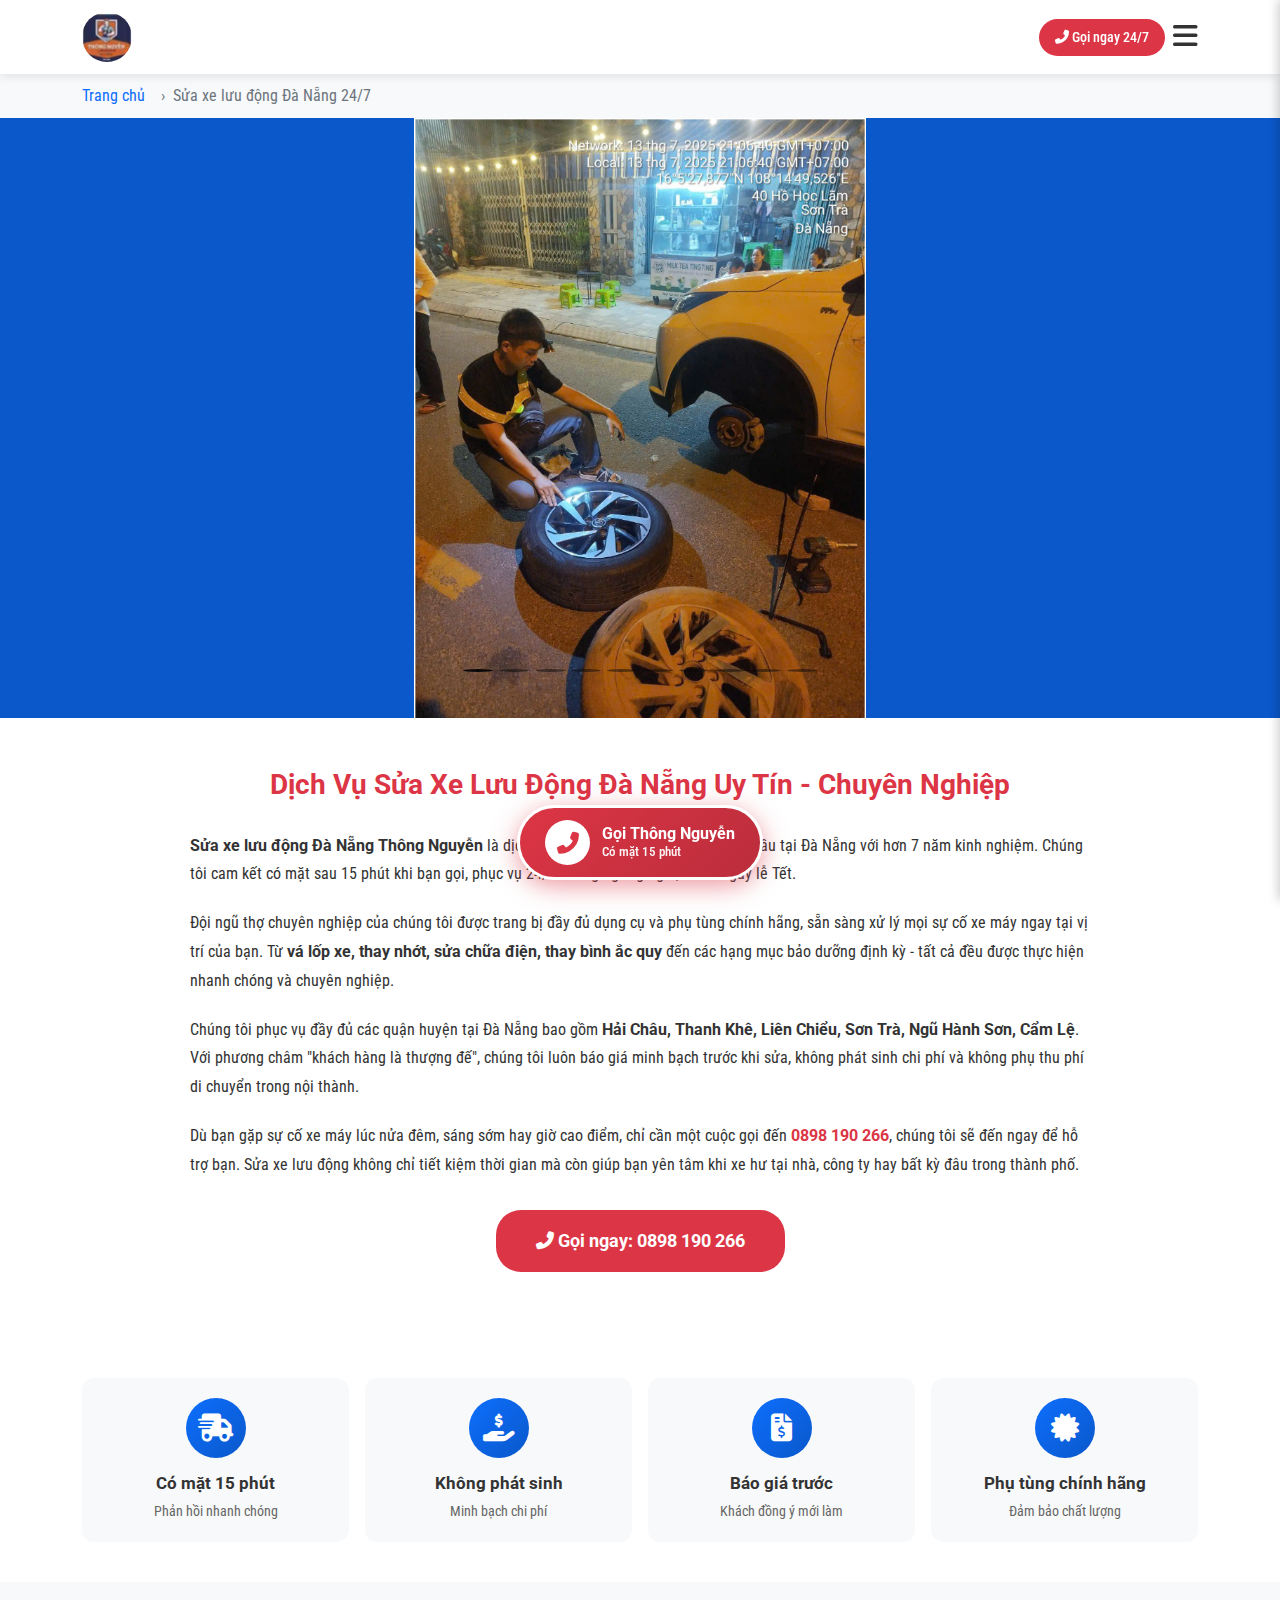
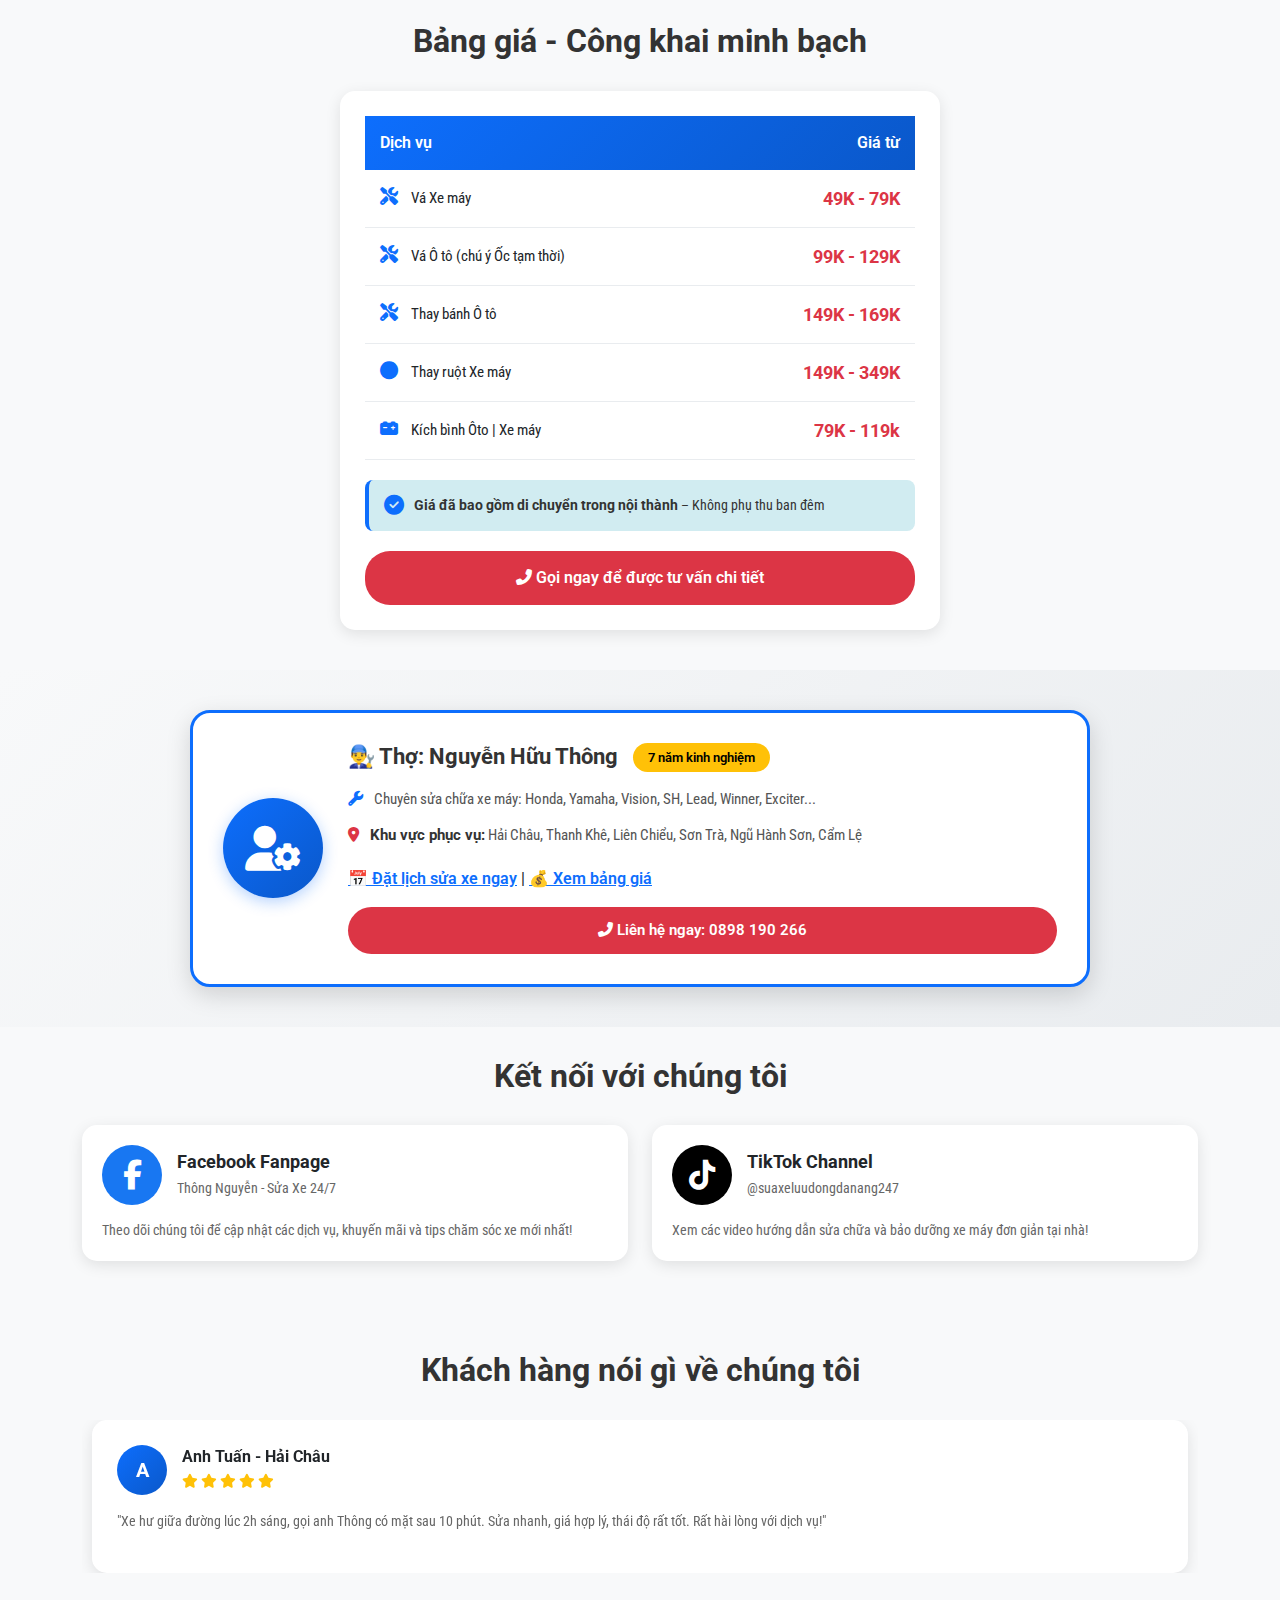
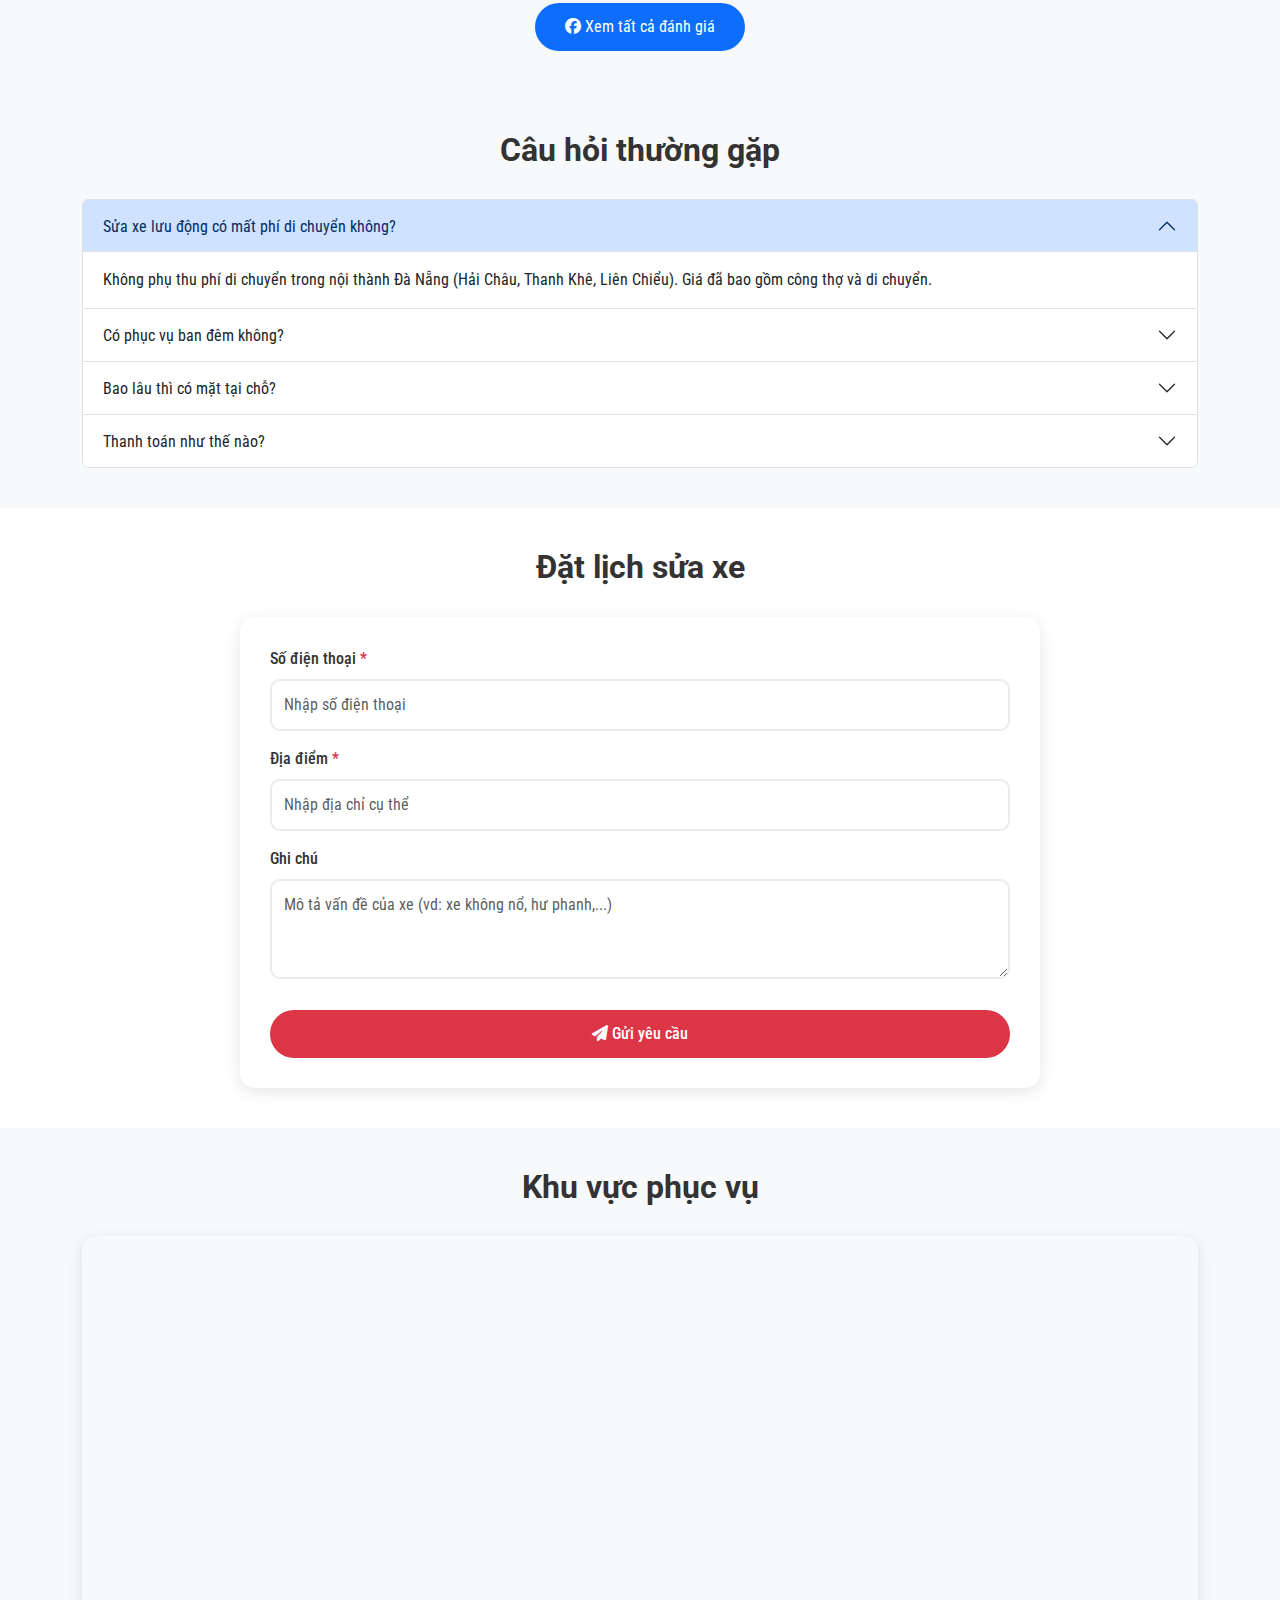
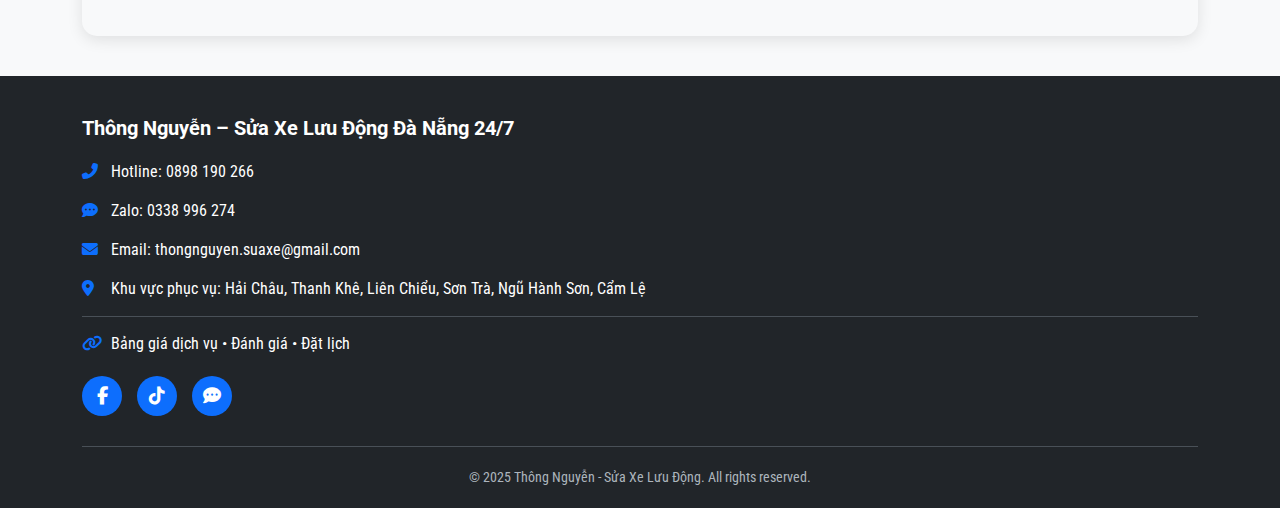
<file: web/index.html>
<!DOCTYPE html>
<html lang="vi">
<head>
    <!-- Google Tag Manager -->
    <script>(function(w,d,s,l,i){w[l]=w[l]||[];w[l].push({'gtm.start':
    new Date().getTime(),event:'gtm.js'});var f=d.getElementsByTagName(s)[0],
    j=d.createElement(s),dl=l!='dataLayer'?'&l='+l:'';j.async=true;j.src=
    'https://www.googletagmanager.com/gtm.js?id='+i+dl;f.parentNode.insertBefore(j,f);
    })(window,document,'script','dataLayer','GTM-KWF2ZXNQ');</script>
    <!-- End Google Tag Manager -->

    <meta charset="UTF-8">


     <!-- 1. Critical CSS inline -->
    <style>
        .header{background:#dc3545;padding:10px 0;position:sticky;top:0;z-index:1000}
        .hero{min-height:400px;background:#000;position:relative}
        .btn-call{background:#28a745;color:#fff;padding:12px 24px;border-radius:25px;border:0}
        .trust-badge{text-align:center;padding:20px}
        /* Chỉ CSS cần thiết cho màn hình đầu */
    </style>
    <!-- Preconnect cho performance -->
    <link rel="preconnect" href="https://fonts.googleapis.com">
    <link rel="preconnect" href="https://fonts.gstatic.com" crossorigin>
    

    <!-- 3. Non-blocking CSS -->
    <link rel="preload" href="css/bootstrap.min.css" as="style" 
          onload="this.onload=null;this.rel='stylesheet'">
    <link rel="preload" href="css/all.min.css" as="style" 
          onload="this.onload=null;this.rel='stylesheet'">
    <link rel="preload" href="https://fonts.googleapis.com/css2?family=Roboto:wght@400;500;700&display=swap" 
          as="style" onload="this.onload=null;this.rel='stylesheet'">

    <!-- Preconnect cho performance -->
    <link rel="preconnect" href="https://fonts.googleapis.com">
    <link rel="preconnect" href="https://cdnjs.cloudflare.com">

    <!-- DNS Prefetch (phụ) -->
    <link rel="dns-prefetch" href="https://cdnjs.cloudflare.com">
    <link rel="dns-prefetch" href="https://www.googletagmanager.com">

    <meta name="viewport" content="width=device-width, initial-scale=1.0">
    <meta name="description" content="Sửa xe lưu động Đà Nẵng 24/7 - Có mặt 15 phút. Vá lốp, thay nhớt tận nơi tại Hải Châu, Thanh Khê. Giá rẻ, uy tín. Gọi: 0898 190 266">
    
    <!-- Open Graph cho Facebook -->
    <meta property="og:type" content="website">
    <meta property="og:title" content="Thông Nguyễn - Sửa Xe Lưu Động Đà Nẵng 24/7">
    <meta property="og:description" content="Sửa xe lưu động Đà Nẵng 24/7 - Có mặt sau 15 phút, phục vụ tận nơi. Chuyên vá lốp, thay nhớt, sửa chữa xe máy. Giá rẻ, uy tín. Gọi ngay: 0898 190 266">
    <meta property="og:image" content="https://suaxeluudongthongnguyen.momer.my/logo-small.webp">
    <meta property="og:url" content="https://suaxeluudongthongnguyen.momer.my">
    <meta property="og:locale" content="vi_VN">
    <meta property="og:site_name" content="Thông Nguyễn - Sửa Xe Lưu Động">

    <!-- Twitter Card -->
    <meta name="twitter:card" content="summary_large_image">
    <meta name="twitter:title" content="Thông Nguyễn - Sửa Xe Lưu Động Đà Nẵng 24/7">
    <meta name="twitter:description" content="Sửa xe lưu động Đà Nẵng 24/7 - Có mặt sau 15 phút. Gọi ngay: 0898 190 266">
    <meta name="twitter:image" content="https://suaxeluudongthongnguyen.momer.my/logo-small.webp">
    
    <title>Thông Nguyễn - Sửa Xe Lưu Động Đà Nẵng 24/7</title>
    <link href="css/bootstrap.min.css" rel="stylesheet">
    <link href="css/all.min.css" rel="stylesheet" media="print" onload="this.media='all'">
    <link href="css/style.css" rel="stylesheet">
    <link href="https://fonts.googleapis.com/css2?family=Roboto:wght@400;500;700&display=swap" rel="stylesheet" media="print" onload="this.media='all'">
    <link rel="icon" type="image/png" sizes="32x32" href="logo-small.webp">

    <link rel="sitemap" type="application/xml" href="sitemap.xml">

    

    <link rel="canonical" href="https://suaxeluudongthongnguyen.momer.my/">

    <script type="application/ld+json">
    {
    "@context": "https://schema.org",
    "@type": "LocalBusiness",
    "name": "Thông Nguyễn - Sửa Xe Lưu Động Đà Nẵng 24/7",
    "image": "https://suaxeluudongthongnguyen.momer.my/images/logo-small.webp",
    "description": "Sửa xe lưu động Đà Nẵng 24/7 Thông Nguyễn - Có mặt sau 15 phút. Dịch vụ sửa chữa xe máy tận nơi, chuyên nghiệp, uy tín",
    "address": {
        "@type": "PostalAddress",
        "addressLocality": "Đà Nẵng",
        "addressRegion": "Đà Nẵng",
        "addressCountry": "VN"
    },
    "geo": {
        "@type": "GeoCoordinates",
        "latitude": 16.047079,
        "longitude": 108.20626
    },
    "telephone": "+84898190266",
    "priceRange": "69000-500000 VND",
    "openingHours": "Mo-Su 00:00-23:59",
    "url": "https://suaxeluudongthongnguyen.momer.my",
    "areaServed": ["Hải Châu", "Thanh Khê", "Liên Chiểu", "Sơn Trà", "Ngũ Hành Sơn", "Cẩm Lệ"],
    "sameAs": [
        "https://www.facebook.com/suaxeluudongdanang247tainha",
        "https://tiktok.com/@suaxeluudongdanang247"
    ]
    }
    </script>

    <script type="application/ld+json">
    {
    "@context": "https://schema.org",
    "@type": "BreadcrumbList",
    "itemListElement": [{
        "@type": "ListItem",
        "position": 1,
        "name": "Trang chủ",
        "item": "https://suaxeluudongthongnguyen.momer.my/"
    },{
        "@type": "ListItem",
        "position": 2,
        "name": "Sửa xe lưu động Đà Nẵng 24/7"
    }]
    }
    </script>
    
    <script type="application/ld+json">
    {
    "@context": "https://schema.org",
    "@type": "FAQPage",
    "mainEntity": [{
        "@type": "Question",
        "name": "Sửa xe lưu động có mất phí di chuyển không?",
        "acceptedAnswer": {
        "@type": "Answer",
        "text": "Không phụ thu phí di chuyển trong nội thành Đà Nẵng (Hải Châu, Thanh Khê, Liên Chiểu). Giá đã bao gồm công thợ và di chuyển."
        }
    },{
        "@type": "Question",
        "name": "Có phục vụ ban đêm không?",
        "acceptedAnswer": {
        "@type": "Answer",
        "text": "Có, chúng tôi phục vụ 24/7 cả ngày lẫn đêm, kể cả ngày lễ Tết. Không phụ thu ban đêm."
        }
    },{
        "@type": "Question",
        "name": "Bao lâu thì có mặt tại chỗ?",
        "acceptedAnswer": {
        "@type": "Answer",
        "text": "Chúng tôi cam kết có mặt sau 15 phút đối với khu vực nội thành. Khu vực xa hơn từ 20-30 phút."
        }
    },{
        "@type": "Question",
        "name": "Thanh toán như thế nào?",
        "acceptedAnswer": {
        "@type": "Answer",
        "text": "Chúng tôi báo giá trước, khách đồng ý mới sửa. Thanh toán tiền mặt hoặc chuyển khoản sau khi hoàn thành công việc."
        }
    }]
    }
    </script>
    


    <!-- Google tag (gtag.js) -->
    <script async src="https://www.googletagmanager.com/gtag/js?id=AW-17277567646">
    </script>
    <script>
        window.dataLayer = window.dataLayer || [];
        function gtag(){dataLayer.push(arguments);}
        gtag('js', new Date());

        gtag('config', 'AW-17277567646');
    </script>

    <!-- Event snippet for Người liên hệ conversion page -->
    <script>
        gtag('event', 'conversion', {'send_to': 'AW-17277567646/7ef3CP3ypKAbEJ6Fy65A'});
    </script>


    <!-- Event snippet for Người liên hệ conversion page
    In your html page, add the snippet and call gtag_report_conversion when someone clicks on the chosen link or button. -->
    <!-- Script của Google Ads -->
    <script>
        function gtag_report_conversion(url, newTab = false) {
        var callback = function () {
            if (typeof(url) != 'undefined') {
            if (newTab) {
                window.open(url, '_blank');
            } else {
                window.location.href = url;
            }
            }
        };
        gtag('event', 'conversion', {
            'send_to': 'AW-17277567646/7ef3CP3ypKAbEJ6Fy65A',
            'event_callback': callback
        });
        return false;
        }
    </script>


    <!-- Google tag (gtag.js) -->
    <script async src="https://www.googletagmanager.com/gtag/js?id=AW-17277567646">
    </script>
    <script>
        window.dataLayer = window.dataLayer || [];
        function gtag(){dataLayer.push(arguments);}
        gtag('js', new Date());

        gtag('config', 'AW-17277567646');
    </script>
</head>
<body>


     <!-- Sidebar -->
    <div class="sidebar-overlay" id="sidebarOverlay" onclick="toggleSidebar()"></div>
    <div class="sidebar" id="sidebar">
        <button class="sidebar-close" onclick="toggleSidebar()">
            <i class="fas fa-times"></i>
        </button>
        <ul class="sidebar-menu">
            <li><a href="#home" onclick="toggleSidebar()"><i class="fas fa-home"></i> Trang chủ</a></li>
            <li><a href="#sua-xe-luu-dong" onclick="toggleSidebar()"><i class="fas fa-wrench"></i> Dịch vụ</a></li>
            <li><a href="#danh-gia-khach-hang" onclick="toggleSidebar()"><i class="fas fa-star"></i> Đánh giá khách hàng</a></li>
            <li><a href="#dat-lich-sua-xe" onclick="toggleSidebar()"><i class="fas fa-calendar-check"></i> Đặt lịch</a></li>
        </ul>
    </div>
    
    <!-- Header -->
    <header class="header">
        <div class="container">
            <div class="row align-items-center">
                <div class="col-6">
                    <div class="logo-container">
                        <div class="logo">
                            <!-- Thay thế logo.jpg bằng file nhỏ hơn -->
                            <img src="logo-small.webp" 
                                srcset="logo-small.webp 50w"
                                sizes="50px"
                                width="50" height="50"
                                alt="Logo Sửa Xe Lưu Động Đà Nẵng 24/7 Thông Nguyễn"
                                loading="eager"> <!-- eager vì là LCP -->
                        </div>
                        
                    </div>
                </div>
                <div class="col-6 text-end">
                    <div class="d-flex align-items-center justify-content-end gap-2">
                        <button class="btn-call d-sm-block" onclick="return gtag_report_conversion('tel:0898190266')">
                            <i class="fas fa-phone-alt"></i> Gọi ngay 24/7
                        </button>
                        
                        <button class="menu-toggle" onclick="toggleSidebar()">
                            <i class="fas fa-bars"></i>
                        </button>
                    </div>
                </div>
            </div>
        </div>
    </header>

    <!-- Breadcrumb -->
    <nav aria-label="breadcrumb" style="background:#f8f9fa;padding:10px 0;">
        <div class="container">
            <ol class="breadcrumb" style="margin:0;background:transparent;padding:0;">
                <li class="breadcrumb-item"><a href="/" style="color:#0d6efd;text-decoration:none;">Trang chủ</a></li>
                <li class="breadcrumb-item active" aria-current="page">Sửa xe lưu động Đà Nẵng 24/7</li>
            </ol>
        </div>
    </nav>


    <!-- Hero Section -->
    <!-- Hero Section -->
    <section class="hero" id="home">
        <div id="heroCarousel" class="carousel slide" data-bs-ride="carousel" data-bs-interval="1500">
            
            <div class="carousel-indicators">
                <button type="button" data-bs-target="#heroCarousel" data-bs-slide-to="0" class="active"></button>
                <button type="button" data-bs-target="#heroCarousel" data-bs-slide-to="1"></button>
                <button type="button" data-bs-target="#heroCarousel" data-bs-slide-to="2"></button>
                <button type="button" data-bs-target="#heroCarousel" data-bs-slide-to="3"></button>
                <button type="button" data-bs-target="#heroCarousel" data-bs-slide-to="4"></button>
                <button type="button" data-bs-target="#heroCarousel" data-bs-slide-to="5"></button>
                <button type="button" data-bs-target="#heroCarousel" data-bs-slide-to="6"></button>
                <button type="button" data-bs-target="#heroCarousel" data-bs-slide-to="7"></button>
                <button type="button" data-bs-target="#heroCarousel" data-bs-slide-to="8"></button>
                <button type="button" data-bs-target="#heroCarousel" data-bs-slide-to="9"></button>
            </div>

            <div class="carousel-inner">

                <!-- Slide 5 -->
                <div class="carousel-item active">
                    <div class="hero-slide" style="background-image: url('image/a3.png');">
                    </div>
                </div>


                 <!-- Slide 5 -->
                <div class="carousel-item">
                    <div class="hero-slide" style="background-image: url('image/a6.png');">
                    </div>
                </div>

                 <!-- Slide 5 -->
                <div class="carousel-item">
                    <div class="hero-slide" style="background-image: url('image/a5.png');">
                    </div>
                </div>


                <!-- Slide 1 -->
                <div class="carousel-item">
                    <div class="hero-slide">
                        <div class="hero-overlay"></div>
                        <div class="container hero-content">
                            <h1>Sửa Xe Lưu Động Đà Nẵng Thông Nguyễn – Có mặt sau 15 phút, 24/7</h1>
                            <p>Dịch vụ sửa chữa xe máy tận nơi, chuyên nghiệp và uy tín</p>
                            <div class="cta-buttons justify-content-center mt-4">
                                <button class="btn-call" onclick="return gtag_report_conversion('tel:0898190266')">
                                    <i class="fas fa-phone-alt"></i> Gọi ngay 24/7
                                </button>
                                <button class="btn-book" onclick="document.getElementById('booking').scrollIntoView({behavior: 'smooth'})">
                                    <i class="fas fa-calendar-check"></i> Đặt lịch sửa xe
                                </button>
                            </div>
                        </div>
                    </div>
                </div>
               
                <!-- Slide 3 -->
                <div class="carousel-item">
                    <div class="hero-slide" style="background-image: url('image/a8.png');">
                    </div>
                </div>

                 
                <!-- Slide 2 -->
                <div class="carousel-item">
                    <div class="hero-slide" style="background-image: url('image/a10.png');">
                    </div>
                </div>


                <!-- Slide 4 -->
                <div class="carousel-item">
                    <div class="hero-slide" style="background-image: url('image/a2.png');">
                    </div>
                </div>

                <!-- Slide 4 -->
                <div class="carousel-item">
                    <div class="hero-slide" style="background-image: url('image/a1.png');">
                    </div>
                </div>

                <!-- Slide 4 -->
                <div class="carousel-item">
                    <div class="hero-slide" style="background-image: url('image/a9.png');">
                    </div>
                </div>


                <!-- Slide 6 -->
                <div class="carousel-item">
                    <div class="hero-slide" style="background-image: url('image/a4.png');">
                    </div>
                </div>
                
            </div>
        </div>
    </section>

    

     <!-- Giới thiệu dịch vụ -->
    <section class="intro-section" style="padding:50px 15px;background:#fff;">
        <div class="container">
            <h2 style="text-align:center;color:#dc3545;font-size:28px;margin-bottom:30px;font-weight:700;">
                Dịch Vụ Sửa Xe Lưu Động Đà Nẵng Uy Tín - Chuyên Nghiệp
            </h2>
            <div style="max-width:900px;margin:0 auto;line-height:1.8;font-size:16px;color:#333;">
                <p style="margin-bottom:20px;">
                    <strong>Sửa xe lưu động Đà Nẵng Thông Nguyễn</strong> là dịch vụ sửa chữa xe máy tận nơi hàng đầu tại Đà Nẵng với hơn 7 năm kinh nghiệm. Chúng tôi cam kết có mặt sau 15 phút khi bạn gọi, phục vụ 24/7 không ngừng nghỉ, kể cả ngày lễ Tết.
                </p>
                <p style="margin-bottom:20px;">
                    Đội ngũ thợ chuyên nghiệp của chúng tôi được trang bị đầy đủ dụng cụ và phụ tùng chính hãng, sẵn sàng xử lý mọi sự cố xe máy ngay tại vị trí của bạn. Từ <strong>vá lốp xe, thay nhớt, sửa chữa điện, thay bình ắc quy</strong> đến các hạng mục bảo dưỡng định kỳ - tất cả đều được thực hiện nhanh chóng và chuyên nghiệp.
                </p>
                <p style="margin-bottom:20px;">
                    Chúng tôi phục vụ đầy đủ các quận huyện tại Đà Nẵng bao gồm <strong>Hải Châu, Thanh Khê, Liên Chiểu, Sơn Trà, Ngũ Hành Sơn, Cẩm Lệ</strong>. Với phương châm "khách hàng là thượng đế", chúng tôi luôn báo giá minh bạch trước khi sửa, không phát sinh chi phí và không phụ thu phí di chuyển trong nội thành.
                </p>
                <p style="margin-bottom:20px;">
                    Dù bạn gặp sự cố xe máy lúc nửa đêm, sáng sớm hay giờ cao điểm, chỉ cần một cuộc gọi đến <strong style="color:#dc3545;">0898 190 266</strong>, chúng tôi sẽ đến ngay để hỗ trợ bạn. Sửa xe lưu động không chỉ tiết kiệm thời gian mà còn giúp bạn yên tâm khi xe hư tại nhà, công ty hay bất kỳ đâu trong thành phố.
                </p>
                <p style="text-align:center;margin-top:30px;">
                    <a href="tel:0898190266" style="display:inline-block;background:#dc3545;color:#fff;padding:15px 40px;border-radius:25px;text-decoration:none;font-weight:700;font-size:18px;">
                        <i class="fas fa-phone-alt"></i> Gọi ngay: 0898 190 266
                    </a>
                </p>
            </div>
        </div>
    </section>

    <!-- Trust Badges Section -->
    <section class="trust-badges-section">
        <div class="container">
            <div class="row g-3">
                <div class="col-6 col-md-3">
                    <div class="trust-badge">
                        <div class="trust-icon">
                            <i class="fas fa-shipping-fast"></i>
                        </div>
                        <h5>Có mặt 15 phút</h5>
                        <p>Phản hồi nhanh chóng</p>
                    </div>
                </div>
                <div class="col-6 col-md-3">
                    <div class="trust-badge">
                        <div class="trust-icon">
                            <i class="fas fa-hand-holding-usd"></i>
                        </div>
                        <h5>Không phát sinh</h5>
                        <p>Minh bạch chi phí</p>
                    </div>
                </div>
                <div class="col-6 col-md-3">
                    <a href="#sua-xe-luu-dong" style="text-decoration:none;color:inherit;"></a>
                    <div class="trust-badge">
                        <div class="trust-icon">
                            <i class="fas fa-file-invoice-dollar"></i>
                        </div>
                        <h5>Báo giá trước</h5>
                        <p>Khách đồng ý mới làm</p>
                    </div>
                </div>
                <div class="col-6 col-md-3">
                    <div class="trust-badge">
                        <div class="trust-icon">
                            <i class="fas fa-certificate"></i>
                        </div>
                        <h5>Phụ tùng chính hãng</h5>
                        <p>Đảm bảo chất lượng</p>
                    </div>
                </div>
            </div>
        </div>
    </section>

    

    <!-- Pricing Table Section -->
    <section class="pricing-section" id="sua-xe-luu-dong" data-service="sua-xe">
        <div class="container">
            <h2 class="section-title">Bảng giá - Công khai minh bạch</h2>
            <div class="pricing-table-wrapper">
                <table class="pricing-table">
                    <thead>
                        <tr>
                            <th>Dịch vụ</th>
                            <th>Giá từ</th>
                        </tr>
                    </thead>
                    <tbody>
                        <tr>
                            <td>
                                <i class="fas fa-tools"></i>
                                <span>Vá Xe máy</span>
                            </td>
                            <td class="price">49K - 79K</td>
                        </tr>
                        <tr>
                            <td>
                                <i class="fas fa-tools"></i>
                                <span>Vá Ô tô (chú ý Ốc tạm thời)</span>
                            </td>
                            <td class="price">99K - 129K</td>
                        </tr>
                        <tr>
                            <td>
                                <i class="fas fa-tools"></i>
                                <span>Thay bánh Ô tô</span>
                            </td>
                            <td class="price">149K - 169K</td>
                        </tr>

                        <tr>
                            <td>
                                <i class="fas fa-circle"></i>
                                <span>Thay ruột Xe máy</span>
                            </td>
                            <td class="price">149K - 349K</td>
                        </tr>
                        <tr>
                            <td>
                                <i class="fas fa-car-battery"></i>
                                <span>Kích bình Ôto | Xe máy</span>
                            </td>
                            <td class="price">79K - 119k</td>
                        </tr>
                    </tbody>
                </table>
                
                <div class="pricing-note">
                    <i class="fas fa-check-circle"></i>
                    <p><strong>Giá đã bao gồm di chuyển trong nội thành</strong> – Không phụ thu ban đêm</p>
                </div>
                
                <button class="btn-call-pricing" onclick="return gtag_report_conversion('tel:0898190266')">
                    <i class="fas fa-phone-alt"></i> Gọi ngay để được tư vấn chi tiết
                </button>
            </div>
        </div>
    </section>


    <!-- Mechanic Info Section -->
    <section class="mechanic-info-section">
        <div class="container">
            <div class="mechanic-card">
                <div class="mechanic-avatar">
                    <i class="fas fa-user-cog"></i>
                </div>
                <div class="mechanic-content">
                    <div class="mechanic-header">
                        <h3>👨‍🔧 Thợ: Nguyễn Hữu Thông</h3>
                        <span class="experience-badge">7 năm kinh nghiệm</span>
                    </div>
                    <p class="mechanic-specialty">
                        <i class="fas fa-wrench"></i>
                        Chuyên sửa chữa xe máy: Honda, Yamaha, Vision, SH, Lead, Winner, Exciter...
                    </p>
                    <p class="mechanic-location">
                        <i class="fas fa-map-marker-alt"></i>
                        <strong>Khu vực phục vụ:</strong> Hải Châu, Thanh Khê, Liên Chiểu, Sơn Trà, Ngũ Hành Sơn, Cẩm Lệ
                    </p>
                    <p style="margin-top:10px;">
                        <a href="#dat-lich-sua-xe" style="color:#0d6efd;font-weight:600;">📅 Đặt lịch sửa xe ngay</a> | 
                        <a href="#sua-xe-luu-dong" style="color:#0d6efd;font-weight:600;">💰 Xem bảng giá</a>
                    </p>
                    <div class="mechanic-contact">
                        <button class="btn-contact-mechanic" onclick="return gtag_report_conversion('tel:0898190266')">
                            <i class="fas fa-phone-alt"></i> Liên hệ ngay: 0898 190 266
                        </button>
                    </div>
                </div>
            </div>
        </div>
    </section>

     <!-- Social Media Cards -->
    <section class="social-cards">
        <div class="container">
            <h2 class="section-title">Kết nối với chúng tôi</h2>
            <div class="row">
                <div class="col-md-6">
                    <a href="https://www.facebook.com/suaxeluudongdanang247tainha" target="_blank" class="social-card">
                        <div class="social-card-header">
                            <div class="social-icon facebook-icon">
                                <i class="fab fa-facebook-f"></i>
                            </div>
                            <div>
                                <h3>Facebook Fanpage</h3>
                                <p>Thông Nguyễn - Sửa Xe 24/7</p>
                            </div>
                        </div>
                        <p>Theo dõi chúng tôi để cập nhật các dịch vụ, khuyến mãi và tips chăm sóc xe mới nhất!</p>
                    </a>
                </div>
                <div class="col-md-6">
                    <a href="https://tiktok.com/@suaxeluudongdanang247" target="_blank" class="social-card">
                        <div class="social-card-header">
                            <div class="social-icon tiktok-icon">
                                <i class="fab fa-tiktok"></i>
                            </div>
                            <div>
                                <h3>TikTok Channel</h3>
                                <p>@suaxeluudongdanang247</p>
                            </div>
                        </div>
                        <p>Xem các video hướng dẫn sửa chữa và bảo dưỡng xe máy đơn giản tại nhà!</p>
                    </a>
                </div>
            </div>
            
        </div>
    </section>

    <!-- Reviews Section -->
    <section class="reviews-section" id="danh-gia-khach-hang" data-service="danh-gia-khach-hang">
        <div class="container">
            <h2 class="section-title">Khách hàng nói gì về chúng tôi</h2>
            <div id="reviewsCarousel" class="carousel slide" data-bs-ride="carousel" data-bs-interval="4000">
                <div class="carousel-inner">
                    <div class="carousel-item active">
                        <div class="review-card">
                            <div class="review-header">
                                <div class="review-avatar">A</div>
                                <div class="review-info">
                                    <h5>Anh Tuấn - Hải Châu</h5>
                                    <div class="stars">
                                        <i class="fas fa-star"></i>
                                        <i class="fas fa-star"></i>
                                        <i class="fas fa-star"></i>
                                        <i class="fas fa-star"></i>
                                        <i class="fas fa-star"></i>
                                    </div>
                                </div>
                            </div>
                            <p class="review-text">"Xe hư giữa đường lúc 2h sáng, gọi anh Thông có mặt sau 10 phút. Sửa nhanh, giá hợp lý, thái độ rất tốt. Rất hài lòng với dịch vụ!"</p>
                        </div>
                    </div>
                    <div class="carousel-item">
                        <div class="review-card">
                            <div class="review-header">
                                <div class="review-avatar">H</div>
                                <div class="review-info">
                                    <h5>Chị Hương - Thanh Khê</h5>
                                    <div class="stars">
                                        <i class="fas fa-star"></i>
                                        <i class="fas fa-star"></i>
                                        <i class="fas fa-star"></i>
                                        <i class="fas fa-star"></i>
                                        <i class="fas fa-star"></i>
                                    </div>
                                </div>
                            </div>
                            <p class="review-text">"Dịch vụ tuyệt vời! Xe SH của tôi được thay nhớt và bảo dưỡng ngay tại nhà, tiện lợi và chuyên nghiệp. Chắc chắn sẽ quay lại!"</p>
                        </div>
                    </div>
                    <div class="carousel-item">
                        <div class="review-card">
                            <div class="review-header">
                                <div class="review-avatar">M</div>
                                <div class="review-info">
                                    <h5>Anh Minh - Liên Chiểu</h5>
                                    <div class="stars">
                                        <i class="fas fa-star"></i>
                                        <i class="fas fa-star"></i>
                                        <i class="fas fa-star"></i>
                                        <i class="fas fa-star"></i>
                                        <i class="fas fa-star"></i>
                                    </div>
                                </div>
                            </div>
                            <p class="review-text">"Bình ắc quy hết lúc đi làm về, gọi anh Thông đến thay bình mới rất nhanh. Giá cả hợp lý, không chặt chém. Rất uy tín!"</p>
                        </div>
                    </div>
                    <div class="carousel-item">
                        <div class="review-card">
                            <div class="review-header">
                                <div class="review-avatar">L</div>
                                <div class="review-info">
                                    <h5>Chị Lan - Sơn Trà</h5>
                                    <div class="stars">
                                        <i class="fas fa-star"></i>
                                        <i class="fas fa-star"></i>
                                        <i class="fas fa-star"></i>
                                        <i class="fas fa-star"></i>
                                        <i class="fas fa-star"></i>
                                    </div>
                                </div>
                            </div>
                            <p class="review-text">"Thợ sửa xe tận tâm và nhiệt tình, giải thích rõ ràng từng hạng mục. Xe Lead của tôi giờ chạy êm ru. Cảm ơn anh Thông!"</p>
                        </div>
                    </div>
                </div>
            </div>
        </div>

        <button class="btn-all-reviews" onclick="window.open('https://www.facebook.com/suaxeluudongdanang247tainha', '_blank')">
            <i class="fab fa-facebook"></i> Xem tất cả đánh giá
        </button>
    </section>


    <!-- FAQ Section -->
    <section class="faq-section" style="padding:40px 15px;background:#f8f9fa;">
        <div class="container">
            <h2 class="section-title">Câu hỏi thường gặp</h2>
            <div class="accordion" id="faqAccordion">
                
                <div class="accordion-item">
                    <h3 class="accordion-header">
                        <button class="accordion-button" type="button" data-bs-toggle="collapse" data-bs-target="#faq1">
                            Sửa xe lưu động có mất phí di chuyển không?
                        </button>
                    </h3>
                    <div id="faq1" class="accordion-collapse collapse show" data-bs-parent="#faqAccordion">
                        <div class="accordion-body">
                            Không phụ thu phí di chuyển trong nội thành Đà Nẵng (Hải Châu, Thanh Khê, Liên Chiểu). Giá đã bao gồm công thợ và di chuyển.
                        </div>
                    </div>
                </div>

                <div class="accordion-item">
                    <h3 class="accordion-header">
                        <button class="accordion-button collapsed" type="button" data-bs-toggle="collapse" data-bs-target="#faq2">
                            Có phục vụ ban đêm không?
                        </button>
                    </h3>
                    <div id="faq2" class="accordion-collapse collapse" data-bs-parent="#faqAccordion">
                        <div class="accordion-body">
                            Có, chúng tôi phục vụ 24/7 cả ngày lẫn đêm, kể cả ngày lễ Tết. Không phụ thu ban đêm.
                        </div>
                    </div>
                </div>

                <div class="accordion-item">
                    <h3 class="accordion-header">
                        <button class="accordion-button collapsed" type="button" data-bs-toggle="collapse" data-bs-target="#faq3">
                            Bao lâu thì có mặt tại chỗ?
                        </button>
                    </h3>
                    <div id="faq3" class="accordion-collapse collapse" data-bs-parent="#faqAccordion">
                        <div class="accordion-body">
                            Chúng tôi cam kết có mặt sau 15 phút đối với khu vực nội thành. Khu vực xa hơn từ 20-30 phút.
                        </div>
                    </div>
                </div>

                <div class="accordion-item">
                    <h3 class="accordion-header">
                        <button class="accordion-button collapsed" type="button" data-bs-toggle="collapse" data-bs-target="#faq4">
                            Thanh toán như thế nào?
                        </button>
                    </h3>
                    <div id="faq4" class="accordion-collapse collapse" data-bs-parent="#faqAccordion">
                        <div class="accordion-body">
                            Chúng tôi báo giá trước, khách đồng ý mới sửa. Thanh toán tiền mặt hoặc chuyển khoản sau khi hoàn thành công việc.
                        </div>
                    </div>
                </div>

            </div>
        </div>
    </section>
    
    <!-- Booking Form -->
    <section class="booking-section" id="dat-lich-sua-xe" data-service="dat-lich-sua-xe">
        <div class="container">
            <h2 class="section-title">Đặt lịch sửa xe</h2>
            <form class="booking-form" onsubmit="submitBooking(event)">
                
                <div class="mb-3">
                    <label class="form-label">Số điện thoại <span class="text-danger">*</span></label>
                    <input type="tel" class="form-control" placeholder="Nhập số điện thoại" required>
                </div>
                <div class="mb-3">
                    <label class="form-label">Địa điểm <span class="text-danger">*</span></label>
                    <input type="text" class="form-control" placeholder="Nhập địa chỉ cụ thể" required>
                </div>
                <div class="mb-3">
                    <label class="form-label">Ghi chú</label>
                    <textarea class="form-control" rows="3" placeholder="Mô tả vấn đề của xe (vd: xe không nổ, hư phanh,...)"></textarea>
                </div>
                <button type="submit" class="btn-submit">
                    <i class="fas fa-paper-plane"></i> Gửi yêu cầu
                </button>
            </form>
        </div>
    </section>

    <!-- Map Section -->
    <section class="map-section">
        <div class="container">
            <h2 class="section-title">Khu vực phục vụ</h2>
            <div class="map-container">
                <iframe src="https://www.google.com/maps/embed?pb=!1m18!1m12!1m3!1d122759.8268296593!2d107.96177487731858!3d16.047079399999994!2m3!1f0!2f0!3f0!3m2!1i1024!2i768!4f13.1!3m3!1m2!1s0x314219c792252a13%3A0x1df0cb4b86727e06!2zxJDDoCBO4bq1bmcsIFZp4buHdCBOYW0!5e0!3m2!1svi!2s!4v1234567890" width="100%" height="100%" style="border:0;" allowfullscreen="" loading="lazy"></iframe>
            </div>
        </div>
    </section>


    

    <!-- Footer -->
    <footer class="footer">
        <div class="container">
            <h4>Thông Nguyễn – Sửa Xe Lưu Động Đà Nẵng 24/7</h4>
            <div class="footer-info">
                <i class="fas fa-phone-alt"></i>
                <a href="tel:0898190266">Hotline: 0898 190 266</a>
            </div>
            <div class="footer-info">
                <i class="fas fa-comment-dots"></i>
                <a href="https://zalo.me/0338996274" target="_blank">Zalo: 0338 996 274</a>
            </div>
            <div class="footer-info">
                <i class="fas fa-envelope"></i>
                <a href="mailto:thongnguyen.suaxe@gmail.com">Email: thongnguyen.suaxe@gmail.com</a>
            </div>
            <div class="footer-info">
                <i class="fas fa-map-marker-alt"></i>
                <span>Khu vực phục vụ: Hải Châu, Thanh Khê, Liên Chiểu, Sơn Trà, Ngũ Hành Sơn, Cẩm Lệ</span>
            </div>
            <div class="footer-info" style="border-top:1px solid #495057;padding-top:15px;margin-top:15px;">
                <i class="fas fa-link"></i>
                <a href="#sua-xe-luu-dong">Bảng giá dịch vụ</a> • 
                <a href="#danh-gia-khach-hang">Đánh giá</a> • 
                <a href="#dat-lich-sua-xe">Đặt lịch</a>
            </div>
            <div class="social-icons">
                <a href="https://www.facebook.com/suaxeluudongdanang247tainha" target="_blank">
                    <i class="fab fa-facebook-f"></i>
                </a>
                <a href="https://tiktok.com/@suaxeluudongdanang247" target="_blank">
                    <i class="fab fa-tiktok"></i>
                </a>
                <a href="https://zalo.me/0338996274" target="_blank">
                    <i class="fas fa-comment-dots"></i>
                </a>
            </div>
            <div class="footer-bottom">
                © 2025 Thông Nguyễn - Sửa Xe Lưu Động. All rights reserved.
            </div>
        </div>
    </footer>

    <!-- Floating Action Buttons -->
    <!-- <div class="fab-container">
        
        <button class="fab-button fab-call" onclick="return gtag_report_conversion('tel:0898190266')" title="Gọi ngay">
            <i class="fas fa-phone-alt"></i>
        </button>
    </div> -->


    <!-- Floating Call Button -->
    <div class="floating-call-bar">
        <button class="floating-call-button" onclick="return gtag_report_conversion('tel:0898190266')">
            <div class="call-icon-wrapper">
                <i class="fas fa-phone-alt"></i>
            </div>
            <div class="call-text">
                <span class="call-name">Gọi Thông Nguyễn</span>
                <span class="call-subtitle">Có mặt 15 phút</span>
            </div>
        </button>
    </div>

    <!-- Scroll to Top Button -->
    <button class="scroll-top" id="scrollTop" onclick="scrollToTop()">
        <i class="fas fa-arrow-up"></i>
    </button>

    <script src="https://cdnjs.cloudflare.com/ajax/libs/bootstrap/5.3.2/js/bootstrap.bundle.min.js" defer></script>
    <script>
        // Toggle Sidebar
        function toggleSidebar() {
            const sidebar = document.getElementById('sidebar');
            const overlay = document.getElementById('sidebarOverlay');
            sidebar.classList.toggle('active');
            overlay.classList.toggle('active');
        }

        // Scroll to Top
        function scrollToTop() {
            window.scrollTo({
                top: 0,
                behavior: 'smooth'
            });
        }

        // Show/Hide Scroll to Top Button
        window.addEventListener('scroll', function() {
            const scrollTop = document.getElementById('scrollTop');
            if (window.pageYOffset > 300) {
                scrollTop.classList.add('show');
            } else {
                scrollTop.classList.remove('show');
            }
        });

        // Submit Booking Form
        function submitBooking(event) {
            event.preventDefault();
            alert('Cảm ơn bạn đã đặt lịch! Chúng tôi sẽ liên hệ với bạn trong thời gian sớm nhất.');
            event.target.reset();
        }

        // Smooth scroll for anchor links
        document.querySelectorAll('a[href^="#"]').forEach(anchor => {
            anchor.addEventListener('click', function (e) {
                e.preventDefault();
                const target = document.querySelector(this.getAttribute('href'));
                if (target) {
                    target.scrollIntoView({
                        behavior: 'smooth'
                    });
                }
            });
        });
    </script>


    <script src="anti-fraud-tracker.js"></script>

    <script>
        // Lazy load carousel images khi slide active
        document.addEventListener('DOMContentLoaded', function() {
            const carousel = document.getElementById('heroCarousel');
            
            // Load ảnh khi carousel slide
            carousel.addEventListener('slide.bs.carousel', function (e) {
                const nextSlide = e.relatedTarget;
                const img = nextSlide.querySelector('.carousel-lazy');
                
                if (img && img.dataset.src) {
                    img.src = img.dataset.src;
                    img.removeAttribute('data-src');
                }
            });
            
            // Preload 2 ảnh tiếp theo
            setTimeout(() => {
                const lazyImages = document.querySelectorAll('.carousel-lazy');
                lazyImages.forEach((img, index) => {
                    if (index < 2) {
                        img.src = img.dataset.src;
                        img.removeAttribute('data-src');
                    }
                });
            }, 1500);
        });
    </script>

</body>
</html>
</file>
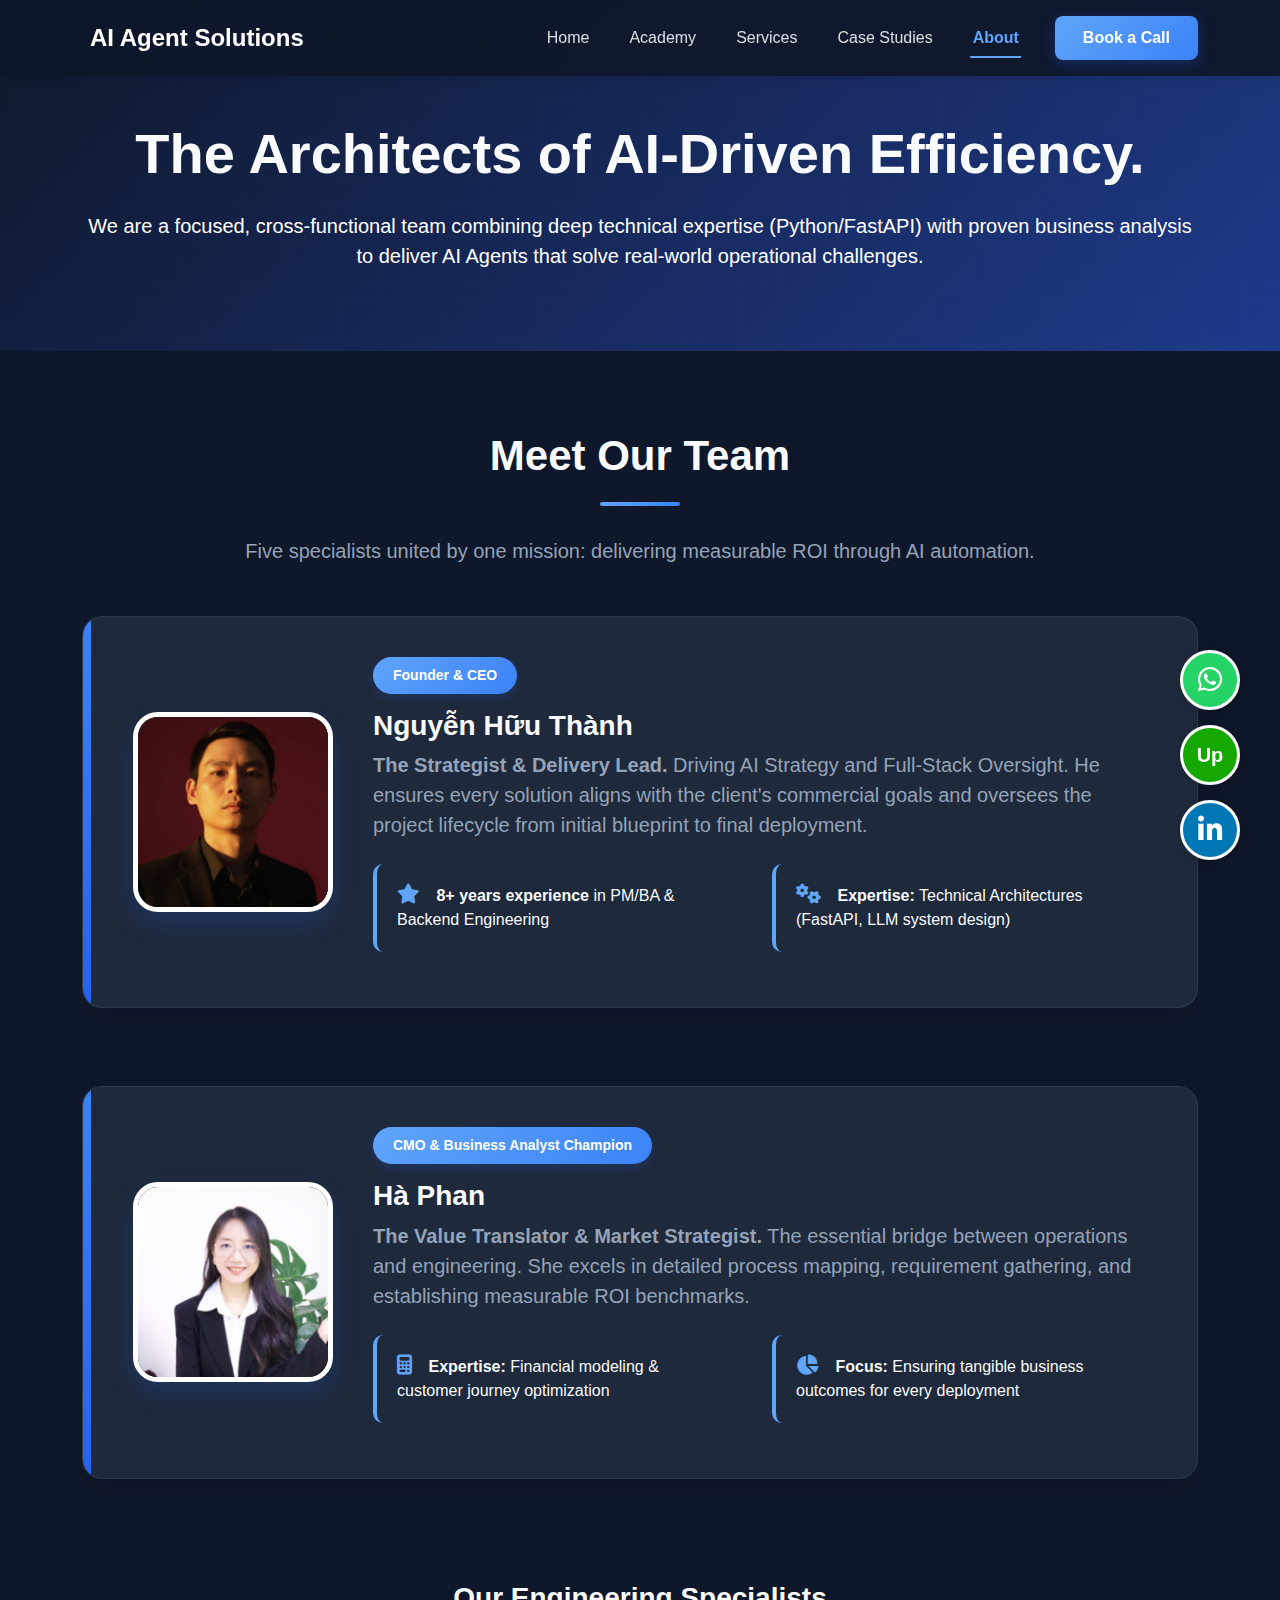
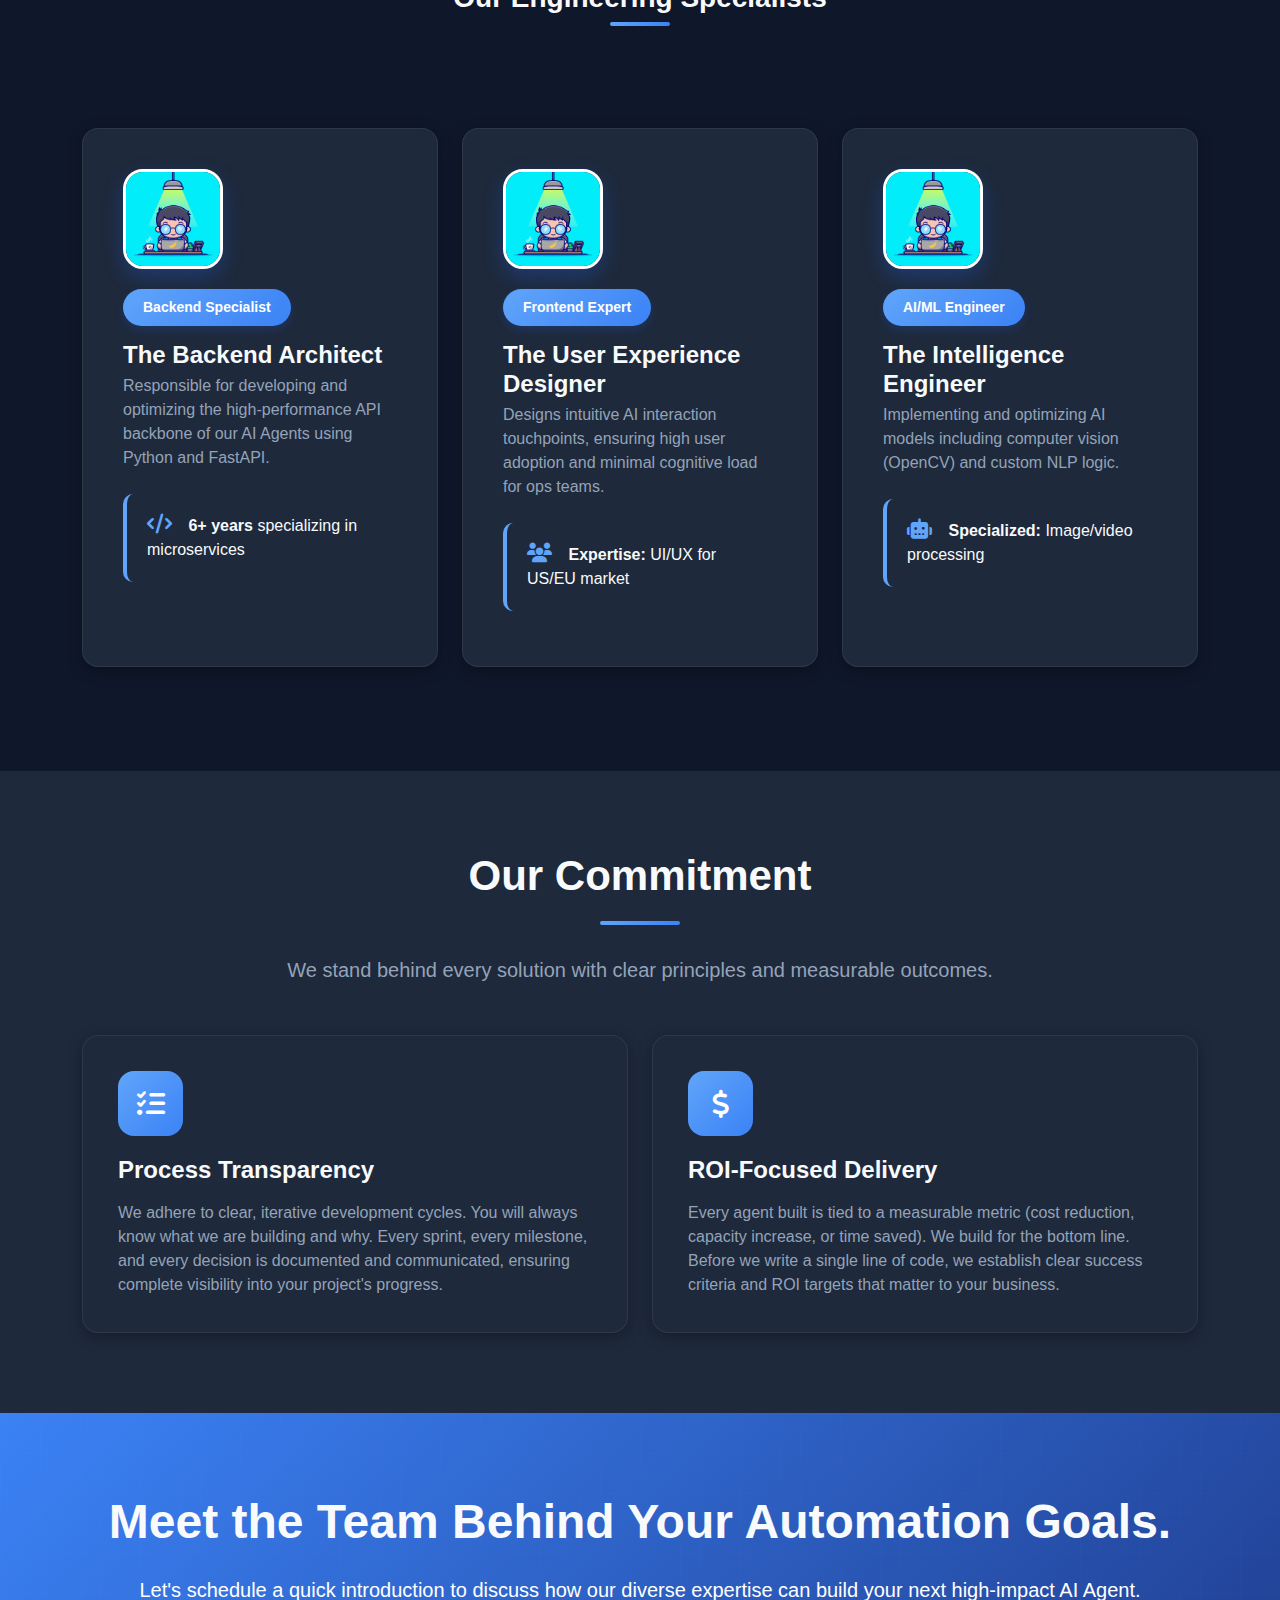
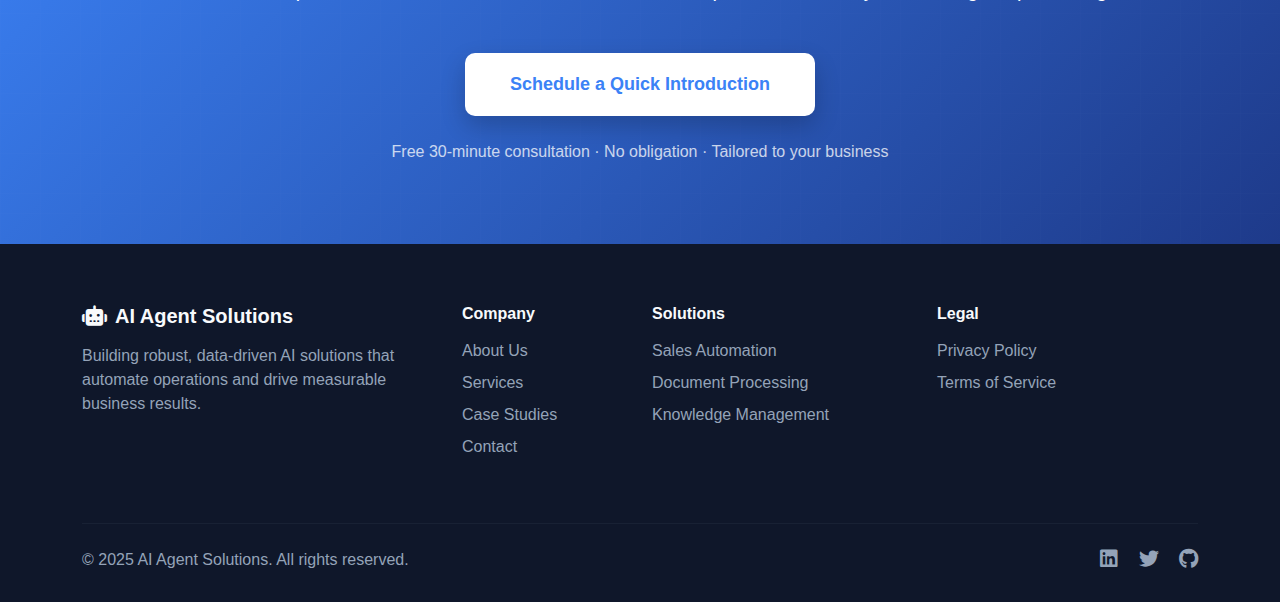
<file: about_us.html>
<!DOCTYPE html>
<html lang="en">
<head>
    <meta charset="UTF-8">
    <meta name="viewport" content="width=device-width, initial-scale=1.0">
    <link rel="icon" type="image/png" href="assets/imgs/logo.png">
    <title>About Us - AI Agent Solutions</title>
    <link href="https://cdnjs.cloudflare.com/ajax/libs/bootstrap/5.3.2/css/bootstrap.min.css" rel="stylesheet">
    <link href="https://cdnjs.cloudflare.com/ajax/libs/font-awesome/6.4.2/css/all.min.css" rel="stylesheet">
    <link rel="stylesheet" href="styles.css?v=2">
    <style>
        .leadership-card {
            background: white;
            border-radius: 20px;
            padding: 40px 50px;
            box-shadow: 0 10px 30px rgba(0,0,0,.08);
            border: 1px solid #e2e8f0;
            display: -webkit-box;
            display: -ms-flexbox;
            display: flex;
            -webkit-box-align: center;
            -ms-flex-align: center;
            align-items: center;
            gap: 40px;
            margin-bottom: 30px;
            transition: all .3s ease;
            position: relative;
            overflow: hidden;
        }
        .leadership-card:hover {
            transform: translateY(-8px);
            box-shadow: 0 25px 50px rgba(37,99,235,.15);
        }
        .leadership-card::before {
            content: '';
            position: absolute;
            top: 0; left: 0;
            width: 8px;
            height: 100%;
            background: linear-gradient(to bottom, #3b82f6, #2563eb);
        }
        .leadership-img-container {
            width: 200px;
            min-width: 200px;
            height: 200px;
            border-radius: 25px;
            overflow: hidden;
            flex-shrink: 0;
            border: 5px solid white;
            box-shadow: 0 12px 25px rgba(37,99,235,.2);
        }
        .leadership-img-container img {
            width: 100%;
            height: 100%;
            object-fit: cover;
            object-position: top;
        }
        .leadership-content {
            flex: 1;
            min-width: 0;
        }
        .member-image-container {
            width: 100px;
            height: 100px;
            border-radius: 20px;
            overflow: hidden;
            margin-bottom: 20px;
            box-shadow: 0 8px 20px rgba(37,99,235,.3);
            border: 3px solid white;
        }
        .member-image-container img, .member-image {
            width: 100%;
            height: 100%;
            object-fit: cover;
            object-position: top;
        }
        @media (max-width: 991px) {
            .leadership-card {
                flex-direction: column;
                text-align: center;
                padding: 40px 30px;
            }
            .leadership-card::before {
                width: 100%; height: 6px;
            }
            .leadership-img-container {
                margin: 0 auto 20px;
            }
        }
    </style>
</head>
<body>
   <!-- Premium Navigation -->
    <nav class="navbar navbar-expand-lg navbar-premium fixed-top">
        <div class="container">
            <a class="navbar-brand" href="index.html">
                <i class="fas fa-sparkles me-2"></i><strong>AI Agent Solutions</strong>
            </a>
            <button class="navbar-toggler" type="button" data-bs-toggle="collapse" data-bs-target="#navbarNav" aria-label="Toggle navigation">
                <span class="navbar-toggler-icon"></span>
            </button>
            <div class="collapse navbar-collapse" id="navbarNav">
                <ul class="navbar-nav ms-auto align-items-lg-center">
                    <li class="nav-item"><a class="nav-link" href="index.html">Home</a></li>
                    <li class="nav-item"><a class="nav-link" href="academy.html">Academy</a></li>
                    <li class="nav-item"><a class="nav-link" href="services.html">Services</a></li>
                    <li class="nav-item"><a class="nav-link" href="case_studies.html">Case Studies</a></li>
                    <li class="nav-item"><a class="nav-link" href="about_us.html">About</a></li>
                    <li class="nav-item ms-lg-3">
                        <a class="btn btn-cta-nav" href="book_a_call.html">Book a Call</a>
                    </li>
                </ul>
            </div>
        </div>
    </nav>

    <!-- Hero Section -->
    <section class="about-hero-section">
        <div class="container hero-content">
            <div class="text-center">
                <h1 class="display-4 fw-bold mb-4">The Architects of AI-Driven Efficiency.</h1>
                <p class="lead mb-0">We are a focused, cross-functional team combining deep technical expertise (Python/FastAPI) with proven business analysis to deliver AI Agents that solve real-world operational challenges.</p>
            </div>
        </div>
    </section>

    <!-- Team Section -->
    <section class="team-section">
        <div class="container">
            <div class="text-center mb-5">
                <h2 class="section-title">Meet Our Team</h2>
                <div class="section-divider"></div>
                <p class="section-subtitle">Five specialists united by one mission: delivering measurable ROI through AI automation.</p>
            </div>

            <div class="row g-4">
                <!-- Leadership: CEO (Full Width) -->
                <div class="col-12 mb-4">
                    <div class="leadership-card">
                        <div class="leadership-img-container">
                            <img src="assets/imgs/avataAI.jpg" alt="Nguyễn Hữu Thành" class="member-image">
                        </div>
                        <div class="leadership-content">
                            <span class="member-role-badge">Founder & CEO</span>
                            <h3 class="mb-2 fw-bold">Nguyễn Hữu Thành</h3>
                            <p class="text-muted mb-4 fs-5"><strong>The Strategist & Delivery Lead.</strong> Driving AI Strategy and Full-Stack Oversight. He ensures every solution aligns with the client's commercial goals and oversees the project lifecycle from initial blueprint to final deployment.</p>
                            
                            <div class="row">
                                <div class="col-md-6">
                                    <div class="value-prop-item">
                                        <i class="fas fa-star"></i>
                                        <strong>8+ years experience</strong> in PM/BA & Backend Engineering
                                    </div>
                                </div>
                                <div class="col-md-6">
                                    <div class="value-prop-item">
                                        <i class="fas fa-cogs"></i>
                                        <strong>Expertise:</strong> Technical Architectures (FastAPI, LLM system design)
                                    </div>
                                </div>
                            </div>
                        </div>
                    </div>
                </div>

                <!-- Leadership: CMO (Full Width) -->
                <div class="col-12 mb-5">
                    <div class="leadership-card">
                        <div class="leadership-img-container">
                            <img src="assets/imgs/haPhan.png" alt="Hà Phan" class="member-image">
                        </div>
                        <div class="leadership-content">
                            <span class="member-role-badge">CMO & Business Analyst Champion</span>
                            <h3 class="mb-2 fw-bold">Hà Phan</h3>
                            <p class="text-muted mb-4 fs-5"><strong>The Value Translator & Market Strategist.</strong> The essential bridge between operations and engineering. She excels in detailed process mapping, requirement gathering, and establishing measurable ROI benchmarks.</p>
                            
                            <div class="row">
                                <div class="col-md-6">
                                    <div class="value-prop-item">
                                        <i class="fas fa-calculator"></i>
                                        <strong>Expertise:</strong> Financial modeling & customer journey optimization
                                    </div>
                                </div>
                                <div class="col-md-6">
                                    <div class="value-prop-item">
                                        <i class="fas fa-chart-pie"></i>
                                        <strong>Focus:</strong> Ensuring tangible business outcomes for every deployment
                                    </div>
                                </div>
                            </div>
                        </div>
                    </div>
                </div>

                <div class="text-center mb-5 mt-4">
                    <h3 class="fw-bold">Our Engineering Specialists</h3>
                    <div class="section-divider mx-auto" style="width: 60px;"></div>
                </div>

                <!-- Specialist Members (Grid) -->
                <div class="col-lg-4 mb-4">
                    <div class="team-member-card">
                        <div class="member-image-container">
                            <img src="assets/imgs/4200_3_03.jpg" alt="Backend Architect" class="member-image">
                        </div>
                        <span class="member-role-badge">Backend Specialist</span>
                        <h4 class="mb-1 fw-bold">The Backend Architect</h4>
                        <p class="text-muted mb-4">Responsible for developing and optimizing the high-performance API backbone of our AI Agents using Python and FastAPI.</p>
                        
                        <div class="value-prop-item">
                            <i class="fas fa-code"></i>
                            <strong>6+ years</strong> specializing in microservices
                        </div>
                    </div>
                </div>

                <div class="col-lg-4 mb-4">
                    <div class="team-member-card">
                        <div class="member-image-container">
                            <img src="assets/imgs/4200_3_03.jpg" alt="UX Designer" class="member-image">
                        </div>
                        <span class="member-role-badge">Frontend Expert</span>
                        <h4 class="mb-1 fw-bold">The User Experience Designer</h4>
                        <p class="text-muted mb-4">Designs intuitive AI interaction touchpoints, ensuring high user adoption and minimal cognitive load for ops teams.</p>
                        
                        <div class="value-prop-item">
                            <i class="fas fa-users"></i>
                            <strong>Expertise:</strong> UI/UX for US/EU market
                        </div>
                    </div>
                </div>

                <div class="col-lg-4 mb-4">
                    <div class="team-member-card">
                        <div class="member-image-container">
                            <img src="assets/imgs/4200_3_03.jpg" alt="AI Engineer" class="member-image">
                        </div>
                        <span class="member-role-badge">AI/ML Engineer</span>
                        <h4 class="mb-1 fw-bold">The Intelligence Engineer</h4>
                        <p class="text-muted mb-4">Implementing and optimizing AI models including computer vision (OpenCV) and custom NLP logic.</p>
                        
                        <div class="value-prop-item">
                            <i class="fas fa-robot"></i>
                            <strong>Specialized:</strong> Image/video processing
                        </div>
                    </div>
                </div>
            </div>
        </div>
    </section>

    <!-- Commitment Section -->
    <section class="commitment-section">
        <div class="container">
            <div class="text-center mb-5">
                <h2 class="section-title">Our Commitment</h2>
                <div class="section-divider"></div>
                <p class="section-subtitle">We stand behind every solution with clear principles and measurable outcomes.</p>
            </div>

            <div class="row g-4">
                <div class="col-lg-6">
                    <div class="commitment-card">
                        <div class="commitment-icon">
                            <i class="fas fa-tasks"></i>
                        </div>
                        <h4 class="fw-bold mb-3">Process Transparency</h4>
                        <p class="text-muted mb-0">We adhere to clear, iterative development cycles. You will always know what we are building and why. Every sprint, every milestone, and every decision is documented and communicated, ensuring complete visibility into your project's progress.</p>
                    </div>
                </div>

                <div class="col-lg-6">
                    <div class="commitment-card">
                        <div class="commitment-icon">
                            <i class="fas fa-dollar-sign"></i>
                        </div>
                        <h4 class="fw-bold mb-3">ROI-Focused Delivery</h4>
                        <p class="text-muted mb-0">Every agent built is tied to a measurable metric (cost reduction, capacity increase, or time saved). We build for the bottom line. Before we write a single line of code, we establish clear success criteria and ROI targets that matter to your business.</p>
                    </div>
                </div>
            </div>
        </div>
    </section>

    <!-- CTA Section -->
    <section class="cta-section">
        <div class="container cta-content">
            <h2 class="display-5 fw-bold mb-4">Meet the Team Behind Your Automation Goals.</h2>
            <p class="lead mb-5">Let's schedule a quick introduction to discuss how our diverse expertise can build your next high-impact AI Agent.</p>
            <button class="btn btn-primary-custom btn-lg">Schedule a Quick Introduction</button>
            <p class="mt-4 mb-0 opacity-75">Free 30-minute consultation · No obligation · Tailored to your business</p>
        </div>
    </section>

    <!-- Footer -->
    <footer class="footer">
        <div class="container">
            <div class="row">
                <div class="col-lg-4 mb-4">
                    <h5 class="mb-3"><i class="fas fa-robot me-2"></i>AI Agent Solutions</h5>
                    <p class="text-muted">Building robust, data-driven AI solutions that automate operations and drive measurable business results.</p>
                </div>
                <div class="col-lg-2 mb-4">
                    <h6 class="mb-3">Company</h6>
                    <ul class="list-unstyled">
                        <li class="mb-2"><a href="about.html">About Us</a></li>
                        <li class="mb-2"><a href="index.html#services">Services</a></li>
                        <li class="mb-2"><a href="case-studies.html">Case Studies</a></li>
                        <li class="mb-2"><a href="#contact">Contact</a></li>
                    </ul>
                </div>
                <div class="col-lg-3 mb-4">
                    <h6 class="mb-3">Solutions</h6>
                    <ul class="list-unstyled">
                        <li class="mb-2"><a href="#sales">Sales Automation</a></li>
                        <li class="mb-2"><a href="#document">Document Processing</a></li>
                        <li class="mb-2"><a href="#knowledge">Knowledge Management</a></li>
                    </ul>
                </div>
                <div class="col-lg-3 mb-4">
                    <h6 class="mb-3">Legal</h6>
                    <ul class="list-unstyled">
                        <li class="mb-2"><a href="#privacy">Privacy Policy</a></li>
                        <li class="mb-2"><a href="#terms">Terms of Service</a></li>
                    </ul>
                </div>
            </div>
            <hr class="my-4" style="border-color: #334155;">
            <div class="row">
                <div class="col-md-6 text-center text-md-start">
                    <p class="text-muted mb-0">&copy; 2025 AI Agent Solutions. All rights reserved.</p>
                </div>
                <div class="col-md-6 text-center text-md-end">
                    <a href="#" class="me-3"><i class="fab fa-linkedin fa-lg"></i></a>
                    <a href="#" class="me-3"><i class="fab fa-twitter fa-lg"></i></a>
                    <a href="#"><i class="fab fa-github fa-lg"></i></a>
                </div>
            </div>
        </div>
    </footer>

    <!-- Social Media Floating Buttons - Always Visible -->
    <div class="social-float-simple">
        <!-- WhatsApp -->
        <a href="https://wa.me/84795777607" class="social-float-btn whatsapp-btn" target="_blank" rel="noopener noreferrer" aria-label="Contact on WhatsApp">
            <i class="fab fa-whatsapp"></i>
            <span class="social-tooltip">Chat on WhatsApp</span>
        </a>
        
        <!-- Upwork -->
        <a href="https://www.upwork.com/freelancers/~010a44b10aee062327" class="social-float-btn upwork-btn" target="_blank" rel="noopener noreferrer" aria-label="View Upwork Profile">
            <i class="fab fa-upwork"></i>
            <span class="social-tooltip">View Upwork Profile</span>
        </a>
        
        <!-- LinkedIn -->
        <a href="https://www.linkedin.com/in/huu-thanh-nguyen-16170a329" class="social-float-btn linkedin-btn" target="_blank" rel="noopener noreferrer" aria-label="Connect on LinkedIn">
            <i class="fab fa-linkedin-in"></i>
            <span class="social-tooltip">Connect on LinkedIn</span>
        </a>
    </div>

    <script src="https://cdnjs.cloudflare.com/ajax/libs/bootstrap/5.3.2/js/bootstrap.bundle.min.js"></script>

    <script>
    // Active menu highlighting
    document.addEventListener('DOMContentLoaded', function() {
        const currentPage = window.location.pathname.split('/').pop();
        const navLinks = document.querySelectorAll('.nav-link');
        
        navLinks.forEach(link => {
            const linkPage = link.getAttribute('href');
            if (linkPage === currentPage || 
                (currentPage === '' && linkPage === 'index.html')) {
                link.classList.add('active');
            }
        });
    });
    </script>
</body>
</html>
</file>
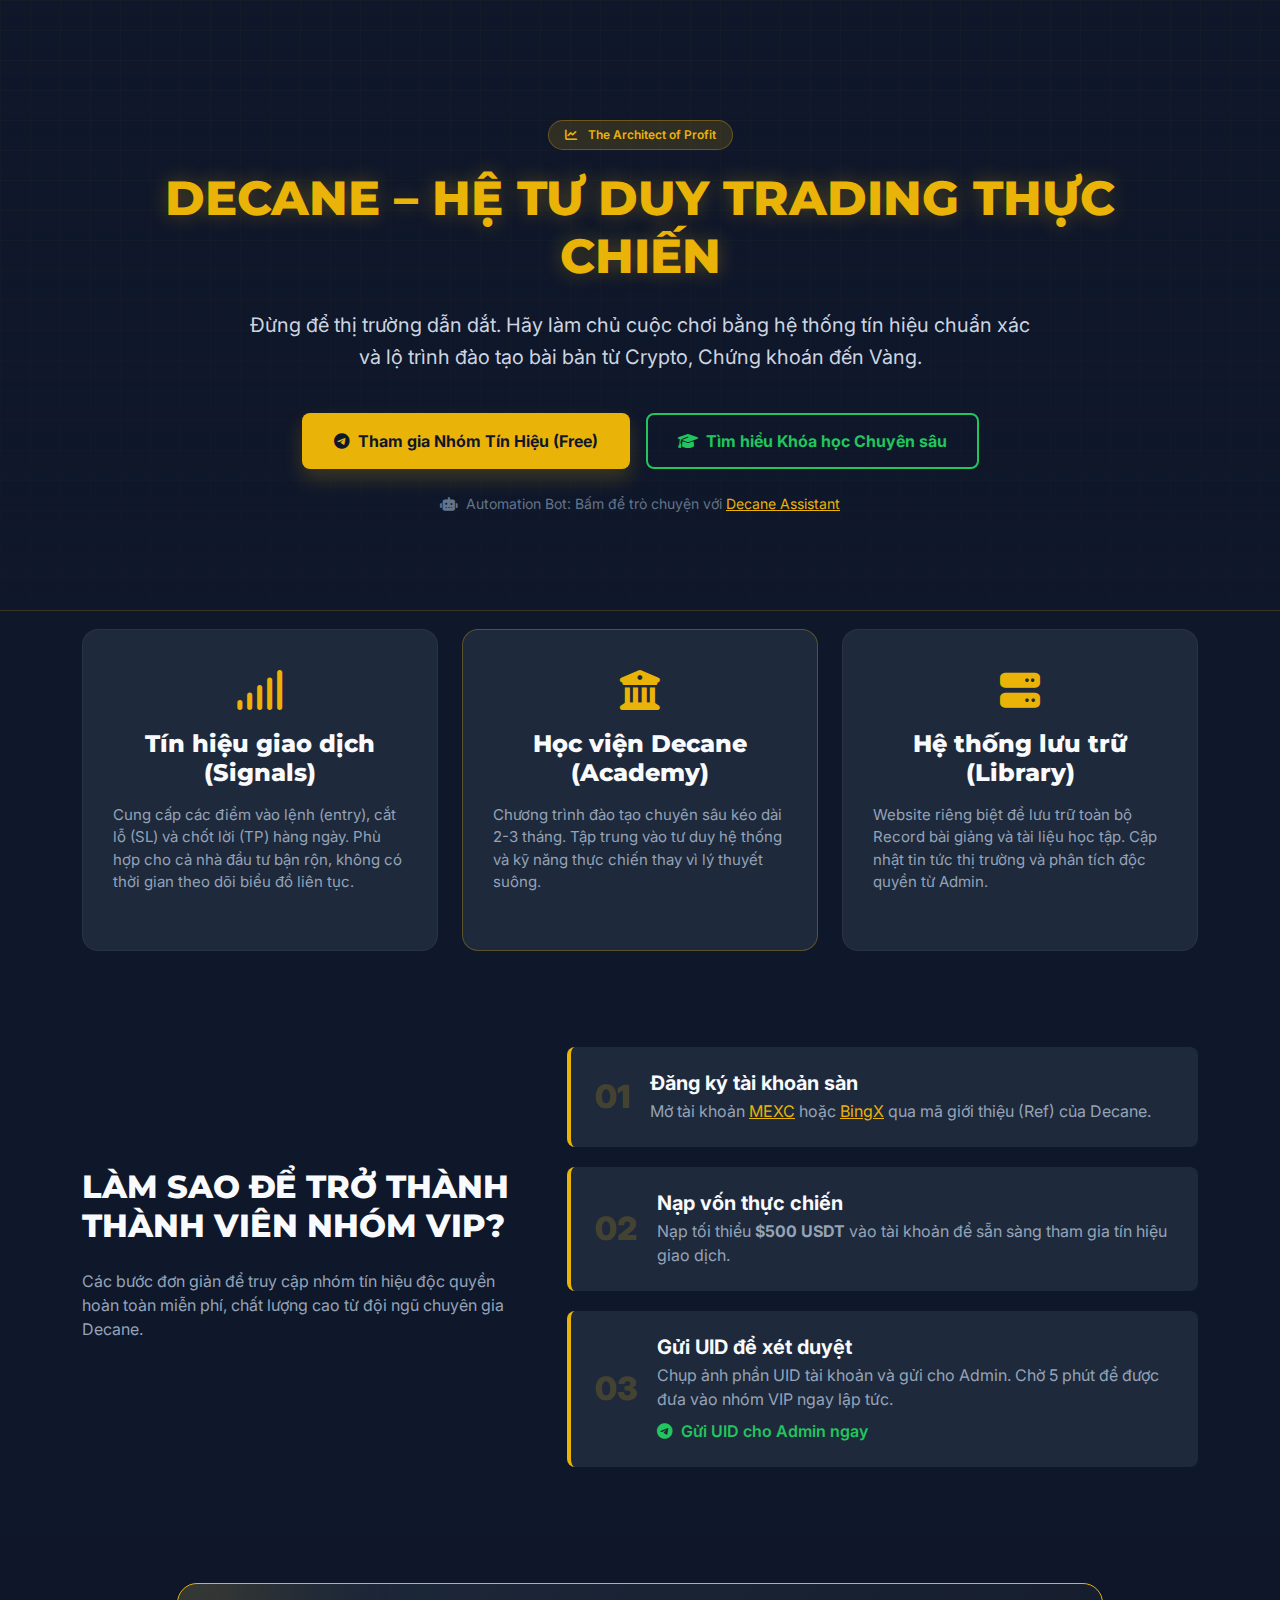
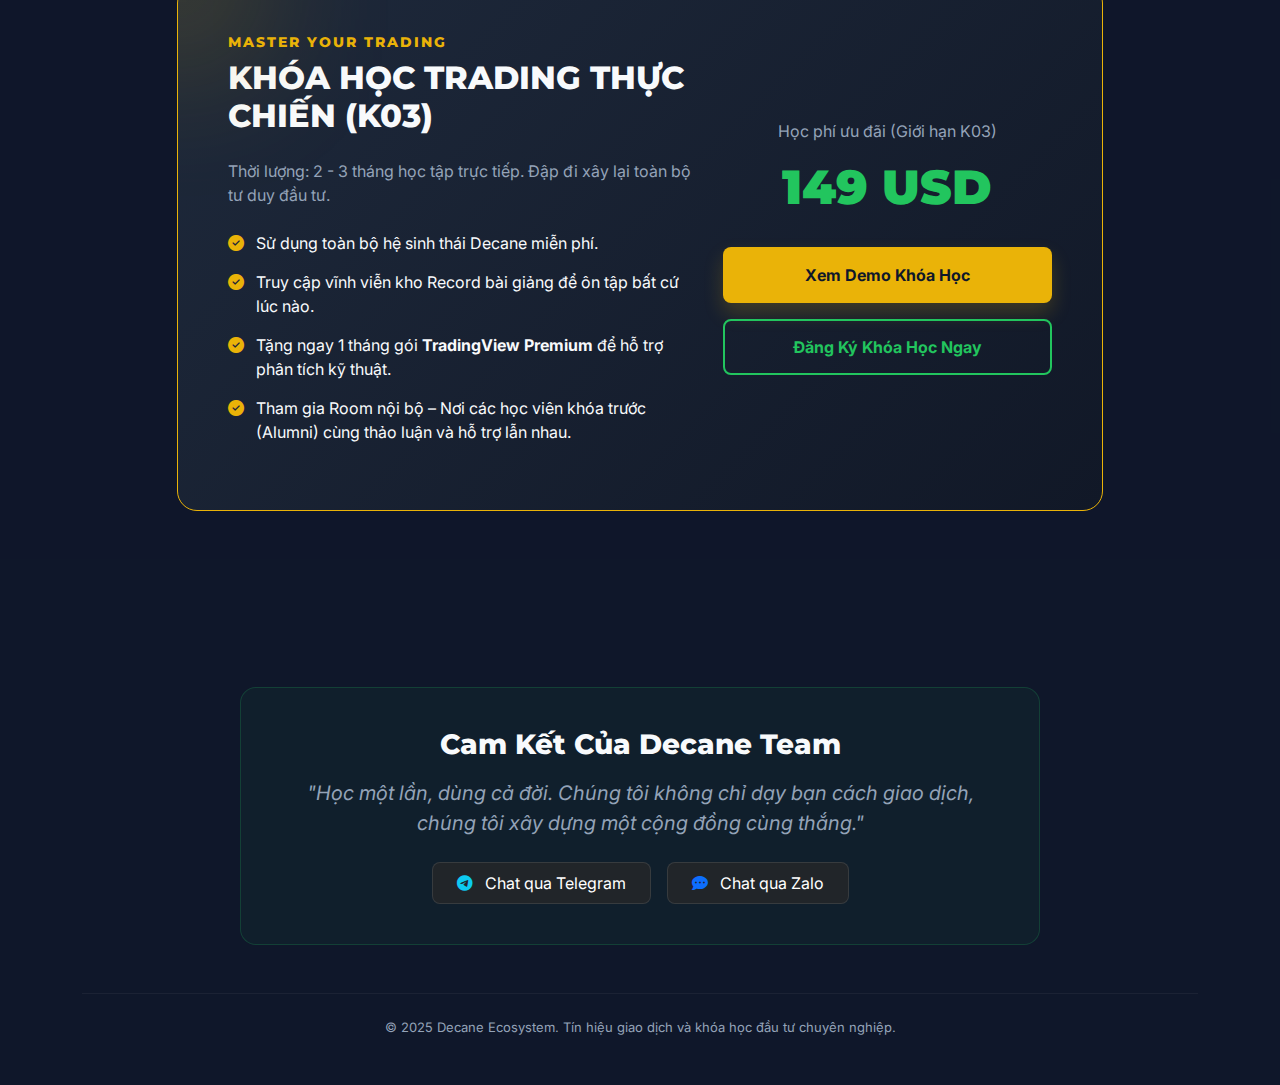
<file: bauthinh.html>
<!DOCTYPE html>
<html lang="vi">
<head>
    <meta charset="UTF-8">
    <meta name="viewport" content="width=device-width, initial-scale=1.0">
    <title>DECANE ECOSYSTEM - Hệ Tư Duy Trading Bền Vững</title>
    <!-- Dependencies -->
    <link href="https://cdnjs.cloudflare.com/ajax/libs/bootstrap/5.3.2/css/bootstrap.min.css" rel="stylesheet">
    <link href="https://cdnjs.cloudflare.com/ajax/libs/font-awesome/6.4.2/css/all.min.css" rel="stylesheet">
    <link href="https://fonts.googleapis.com/css2?family=Inter:wght@400;500;600;700&family=Montserrat:wght@700;800;900&display=swap" rel="stylesheet">
    
    <!-- Decane Config JS -->
    <script src="decane-config.js"></script>

    <style>
        /* CSS Variables cho Decane (mặc định, sẽ bị ghi đè bởi decane-config.js) */
        :root {
            --decane-primary: #eab308;
            --decane-primary-hover: #ca8a04;
            --decane-accent: #22c55e;
            --decane-bg: #0f172a;
            --decane-card: #1e293b;
            --decane-text: #f8fafc;
        }

        body {
            font-family: 'Inter', sans-serif;
            background-color: var(--decane-bg);
            color: var(--decane-text);
            margin: 0;
            padding: 0;
        }

        /* Override Bootstrap for dark mode readability */
        .text-muted {
            color: #94a3b8 !important;
        }
        .text-dark {
            color: #f8fafc !important;
        }

        h1, h2, h3, h4, .font-montserrat {
            font-family: 'Montserrat', sans-serif;
            font-weight: 800;
        }

        .decane-hero {
            padding: 120px 0 80px;
            text-align: center;
            background: linear-gradient(to bottom, rgba(15, 23, 42, 0) 0%, rgba(15, 23, 42, 0.8) 100%), 
                        url('data:image/svg+xml,<svg width="60" height="60" xmlns="http://www.w3.org/2000/svg"><defs><pattern id="grid" width="30" height="30" patternUnits="userSpaceOnUse"><path d="M 30 0 L 0 0 0 30" fill="none" stroke="rgba(234,179,8,0.05)" stroke-width="1"/></pattern></defs><rect width="60" height="60" fill="url(%23grid)"/></svg>');
            border-bottom: 1px solid rgba(234, 179, 8, 0.2);
        }

        .decane-title {
            font-size: 3rem;
            color: var(--decane-primary);
            text-shadow: 0 0 20px rgba(234, 179, 8, 0.3);
            margin-bottom: 1.5rem;
        }

        .decane-subtitle {
            font-size: 1.25rem;
            color: #cbd5e1;
            max-width: 800px;
            margin: 0 auto 2.5rem;
            line-height: 1.6;
        }

        .btn-decane-primary {
            background-color: var(--decane-primary);
            color: var(--decane-bg) !important;
            font-weight: 700;
            padding: 16px 32px;
            border-radius: 8px;
            border: none;
            transition: all 0.3s ease;
            box-shadow: 0 10px 20px rgba(234, 179, 8, 0.2);
            text-decoration: none;
            display: inline-block;
        }

        .btn-decane-primary:hover {
            background-color: var(--decane-primary-hover);
            transform: translateY(-2px);
            box-shadow: 0 15px 30px rgba(234, 179, 8, 0.4);
        }

        .btn-decane-accent {
            background-color: transparent;
            color: var(--decane-accent) !important;
            font-weight: 700;
            padding: 14px 30px;
            border-radius: 8px;
            border: 2px solid var(--decane-accent);
            transition: all 0.3s ease;
            text-decoration: none;
            display: inline-block;
        }

        .btn-decane-accent:hover {
            background-color: rgba(34, 197, 94, 0.1);
            box-shadow: 0 0 15px rgba(34, 197, 94, 0.3);
        }

        /* Ecosystem Pillar */
        .pillar-card {
            background-color: var(--decane-card);
            border: 1px solid rgba(255, 255, 255, 0.05);
            border-radius: 16px;
            padding: 40px 30px;
            height: 100%;
            transition: all 0.3s ease;
        }

        .pillar-card:hover {
            border-color: var(--decane-primary);
            transform: translateY(-5px);
            box-shadow: 0 10px 30px rgba(0, 0, 0, 0.5);
        }

        .pillar-icon {
            font-size: 2.5rem;
            color: var(--decane-primary);
            margin-bottom: 20px;
        }

        /* Step Section */
        .step-box {
            background-color: var(--decane-card);
            border-left: 4px solid var(--decane-primary);
            padding: 24px;
            border-radius: 8px;
            margin-bottom: 20px;
            display: flex;
            align-items: center;
        }

        .step-number {
            font-size: 2rem;
            font-weight: 900;
            color: rgba(234, 179, 8, 0.2);
            margin-right: 20px;
        }

        /* Pro Course Card */
        .pro-card {
            background: linear-gradient(135deg, var(--decane-card), #111827);
            border: 1px solid var(--decane-primary);
            border-radius: 20px;
            padding: 50px;
            position: relative;
            overflow: hidden;
        }

        .pro-card::before {
            content: '';
            position: absolute;
            top: -50px;
            left: -50px;
            width: 100px;
            height: 100px;
            background: var(--decane-primary);
            filter: blur(80px);
            opacity: 0.5;
        }

        .price-tag {
            font-family: 'Montserrat', sans-serif;
            font-size: 48px;
            font-weight: 900;
            color: var(--decane-accent);
        }

        .feature-list {
            list-style: none;
            padding: 0;
        }
        
        .feature-list li {
            margin-bottom: 15px;
            display: flex;
            align-items: flex-start;
        }

        .feature-list i {
            color: var(--decane-primary);
            margin-top: 4px;
            margin-right: 12px;
        }

        /* Support Section */
        .support-card {
            background: rgba(34, 197, 94, 0.05);
            border: 1px solid rgba(34, 197, 94, 0.2);
            border-radius: 16px;
            padding: 40px;
            text-align: center;
            margin-top: 80px;
        }
    </style>
</head>
<body>

    <!-- SECTION 1: HERO -->
    <section class="decane-hero">
        <div class="container">
            <span class="badge" style="background: rgba(234, 179, 8, 0.15); color: var(--decane-primary); padding: 8px 16px; border-radius: 20px; margin-bottom: 20px; border: 1px solid rgba(234, 179, 8, 0.3); font-weight: 600;">
                <i class="fas fa-chart-line me-2"></i> The Architect of Profit
            </span>
            <h1 class="decane-title">DECANE – HỆ TƯ DUY TRADING THỰC CHIẾN</h1>
            <p class="decane-subtitle">
                Đừng để thị trường dẫn dắt. Hãy làm chủ cuộc chơi bằng hệ thống tín hiệu chuẩn xác và lộ trình đào tạo bài bản từ Crypto, Chứng khoán đến Vàng.
            </p>
            <div class="d-flex justify-content-center gap-3 flex-wrap">
                <!-- Nút gọi Link Variable qua data-config -->
                <a href="#" data-config="links.teleFreeGroup" target="_blank" class="btn-decane-primary">
                    <i class="fab fa-telegram-plane me-2"></i>Tham gia Nhóm Tín Hiệu (Free)
                </a>
                <a href="#" data-config="links.page2" class="btn-decane-accent">
                    <i class="fas fa-graduation-cap me-2"></i>Tìm hiểu Khóa học Chuyên sâu
                </a>
            </div>
            <!-- Ý tưởng Chatbot từ prompt: "Nếu chưa có tài khoản, gửi link ref" -->
            <p class="mt-4" style="font-size: 14px; color: #64748b;">
                <i class="fas fa-robot me-1"></i> Automation Bot: Bấm để trò chuyện với <a href="#" data-config="links.teleAdmin" target="_blank" style="color: var(--decane-primary);">Decane Assistant</a>
            </p>
        </div>
    </section>

    <!-- SECTION 2: HỆ SINH THÁI 3 TRỤ CỘT -->
    <section class="py-5" style="margin-top: -30px; position: relative; z-index: 10;">
        <div class="container">
            <div class="row g-4">
                <div class="col-lg-4">
                    <div class="pillar-card text-center">
                        <i class="fas fa-signal pillar-icon"></i>
                        <h4 class="mb-3">Tín hiệu giao dịch (Signals)</h4>
                        <p class="text-muted text-start" style="font-size: 15px;">Cung cấp các điểm vào lệnh (entry), cắt lỗ (SL) và chốt lời (TP) hàng ngày. Phù hợp cho cả nhà đầu tư bận rộn, không có thời gian theo dõi biểu đồ liên tục.</p>
                    </div>
                </div>
                <div class="col-lg-4">
                    <div class="pillar-card text-center" style="border-color: rgba(234, 179, 8, 0.3);">
                        <i class="fas fa-university pillar-icon"></i>
                        <h4 class="mb-3">Học viện Decane (Academy)</h4>
                        <p class="text-muted text-start" style="font-size: 15px;">Chương trình đào tạo chuyên sâu kéo dài 2-3 tháng. Tập trung vào tư duy hệ thống và kỹ năng thực chiến thay vì lý thuyết suông.</p>
                    </div>
                </div>
                <div class="col-lg-4">
                    <div class="pillar-card text-center">
                        <i class="fas fa-server pillar-icon"></i>
                        <h4 class="mb-3">Hệ thống lưu trữ (Library)</h4>
                        <p class="text-muted text-start" style="font-size: 15px;">Website riêng biệt để lưu trữ toàn bộ Record bài giảng và tài liệu học tập. Cập nhật tin tức thị trường và phân tích độc quyền từ Admin.</p>
                    </div>
                </div>
            </div>
        </div>
    </section>

    <!-- SECTION 3: PHỄU FREE - NHÓM VIP TÍN HIỆU -->
    <section class="py-5">
        <div class="container">
            <div class="row align-items-center g-5">
                <div class="col-lg-5">
                    <h2 class="mb-4">LÀM SAO ĐỂ TRỞ THÀNH THÀNH VIÊN NHÓM VIP?</h2>
                    <p class="text-muted mb-4">Các bước đơn giản để truy cập nhóm tín hiệu độc quyền hoàn toàn miễn phí, chất lượng cao từ đội ngũ chuyên gia Decane.</p>
                </div>
                <div class="col-lg-7">
                    <div class="step-box">
                        <div class="step-number">01</div>
                        <div>
                            <h5 class="mb-1 fw-bold">Đăng ký tài khoản sàn</h5>
                            <p class="mb-0 text-muted">Mở tài khoản <a href="#" data-config="links.mexcRef" target="_blank" style="color: var(--decane-primary);">MEXC</a> hoặc <a href="#" data-config="links.bingxRef" target="_blank" style="color: var(--decane-primary);">BingX</a> qua mã giới thiệu (Ref) của Decane.</p>
                        </div>
                    </div>
                    <div class="step-box">
                        <div class="step-number">02</div>
                        <div>
                            <h5 class="mb-1 fw-bold">Nạp vốn thực chiến</h5>
                            <p class="mb-0 text-muted">Nạp tối thiểu <strong>$500 USDT</strong> vào tài khoản để sẵn sàng tham gia tín hiệu giao dịch.</p>
                        </div>
                    </div>
                    <div class="step-box">
                        <div class="step-number">03</div>
                        <div>
                            <h5 class="mb-1 fw-bold">Gửi UID để xét duyệt</h5>
                            <p class="mb-0 text-muted">Chụp ảnh phần UID tài khoản và gửi cho Admin. Chờ 5 phút để được đưa vào nhóm VIP ngay lập tức.</p>
                            <a href="#" data-config="links.teleAdmin" target="_blank" class="mt-2 text-decoration-none" style="display:inline-block; color: var(--decane-accent); font-weight:600;"><i class="fab fa-telegram me-1"></i> Gửi UID cho Admin ngay</a>
                        </div>
                    </div>
                </div>
            </div>
        </div>
    </section>

    <!-- SECTION 4: PHỄU TRẢ PHÍ - KHÓA HỌC CHUYÊN SÂU -->
    <section class="py-5" style="background: rgba(15, 23, 42, 0.4);">
        <div class="container">
            <div class="row justify-content-center">
                <div class="col-lg-10">
                    <div class="pro-card">
                        <div class="row align-items-center">
                            <div class="col-md-7 mb-4 mb-md-0">
                                <h4 style="color: var(--decane-primary); letter-spacing: 2px; font-size: 14px; text-transform: uppercase;">Master Your Trading</h4>
                                <h2 class="mb-4">KHÓA HỌC TRADING THỰC CHIẾN (K03)</h2>
                                <p class="text-muted mb-4">Thời lượng: 2 - 3 tháng học tập trực tiếp. Đập đi xây lại toàn bộ tư duy đầu tư.</p>
                                
                                <ul class="feature-list">
                                    <li><i class="fas fa-check-circle"></i> <span>Sử dụng toàn bộ hệ sinh thái Decane miễn phí.</span></li>
                                    <li><i class="fas fa-check-circle"></i> <span>Truy cập vĩnh viễn kho Record bài giảng để ôn tập bất cứ lúc nào.</span></li>
                                    <li><i class="fas fa-check-circle"></i> <span>Tặng ngay 1 tháng gói <strong>TradingView Premium</strong> để hỗ trợ phân tích kỹ thuật.</span></li>
                                    <li><i class="fas fa-check-circle"></i> <span>Tham gia Room nội bộ – Nơi các học viên khóa trước (Alumni) cùng thảo luận và hỗ trợ lẫn nhau.</span></li>
                                </ul>
                            </div>
                            <div class="col-md-5 text-center">
                                <span class="d-block text-muted mb-2">Học phí ưu đãi (Giới hạn K03)</span>
                                <!-- Hiển thị Biến Giá Tự Động -->
                                <div class="price-tag mb-4 decane-price">-- USDT</div>
                                <a href="#" data-config="links.page2" class="btn-decane-primary w-100 mb-3">Xem Demo Khóa Học</a>
                                <a href="#" data-config="links.registerForm" target="_blank" class="btn-decane-accent w-100">Đăng Ký Khóa Học Ngay</a>
                            </div>
                        </div>
                    </div>
                </div>
            </div>
        </div>
    </section>

    <!-- SECTION 5: LIÊN HỆ & FOOTER -->
    <section class="py-5">
        <div class="container">
            <div class="support-card mx-auto" style="max-width: 800px;">
                <h3 class="mb-3">Cam Kết Của Decane Team</h3>
                <p class="text-muted fs-5 fst-italic mb-4">"Học một lần, dùng cả đời. Chúng tôi không chỉ dạy bạn cách giao dịch, chúng tôi xây dựng một cộng đồng cùng thắng."</p>
                <div class="d-flex justify-content-center gap-3">
                    <a href="#" data-config="links.teleAdmin" target="_blank" class="btn btn-dark px-4 py-2" style="border: 1px solid rgba(255,255,255,0.1); border-radius: 8px;">
                        <i class="fab fa-telegram text-info me-2"></i> Chat qua Telegram
                    </a>
                    <a href="#" data-config="links.zaloAdmin" target="_blank" class="btn btn-dark px-4 py-2" style="border: 1px solid rgba(255,255,255,0.1); border-radius: 8px;">
                        <i class="fas fa-comment-dots text-primary me-2"></i> Chat qua Zalo
                    </a>
                </div>
            </div>
            
            <div class="text-center mt-5 pt-4" style="border-top: 1px solid rgba(255,255,255,0.05);">
                <p class="text-muted mb-0" style="font-size: 13px;">&copy; 2025 Decane Ecosystem. Tín hiệu giao dịch và khóa học đầu tư chuyên nghiệp.</p>
            </div>
        </div>
    </section>

</body>
</html>
</file>
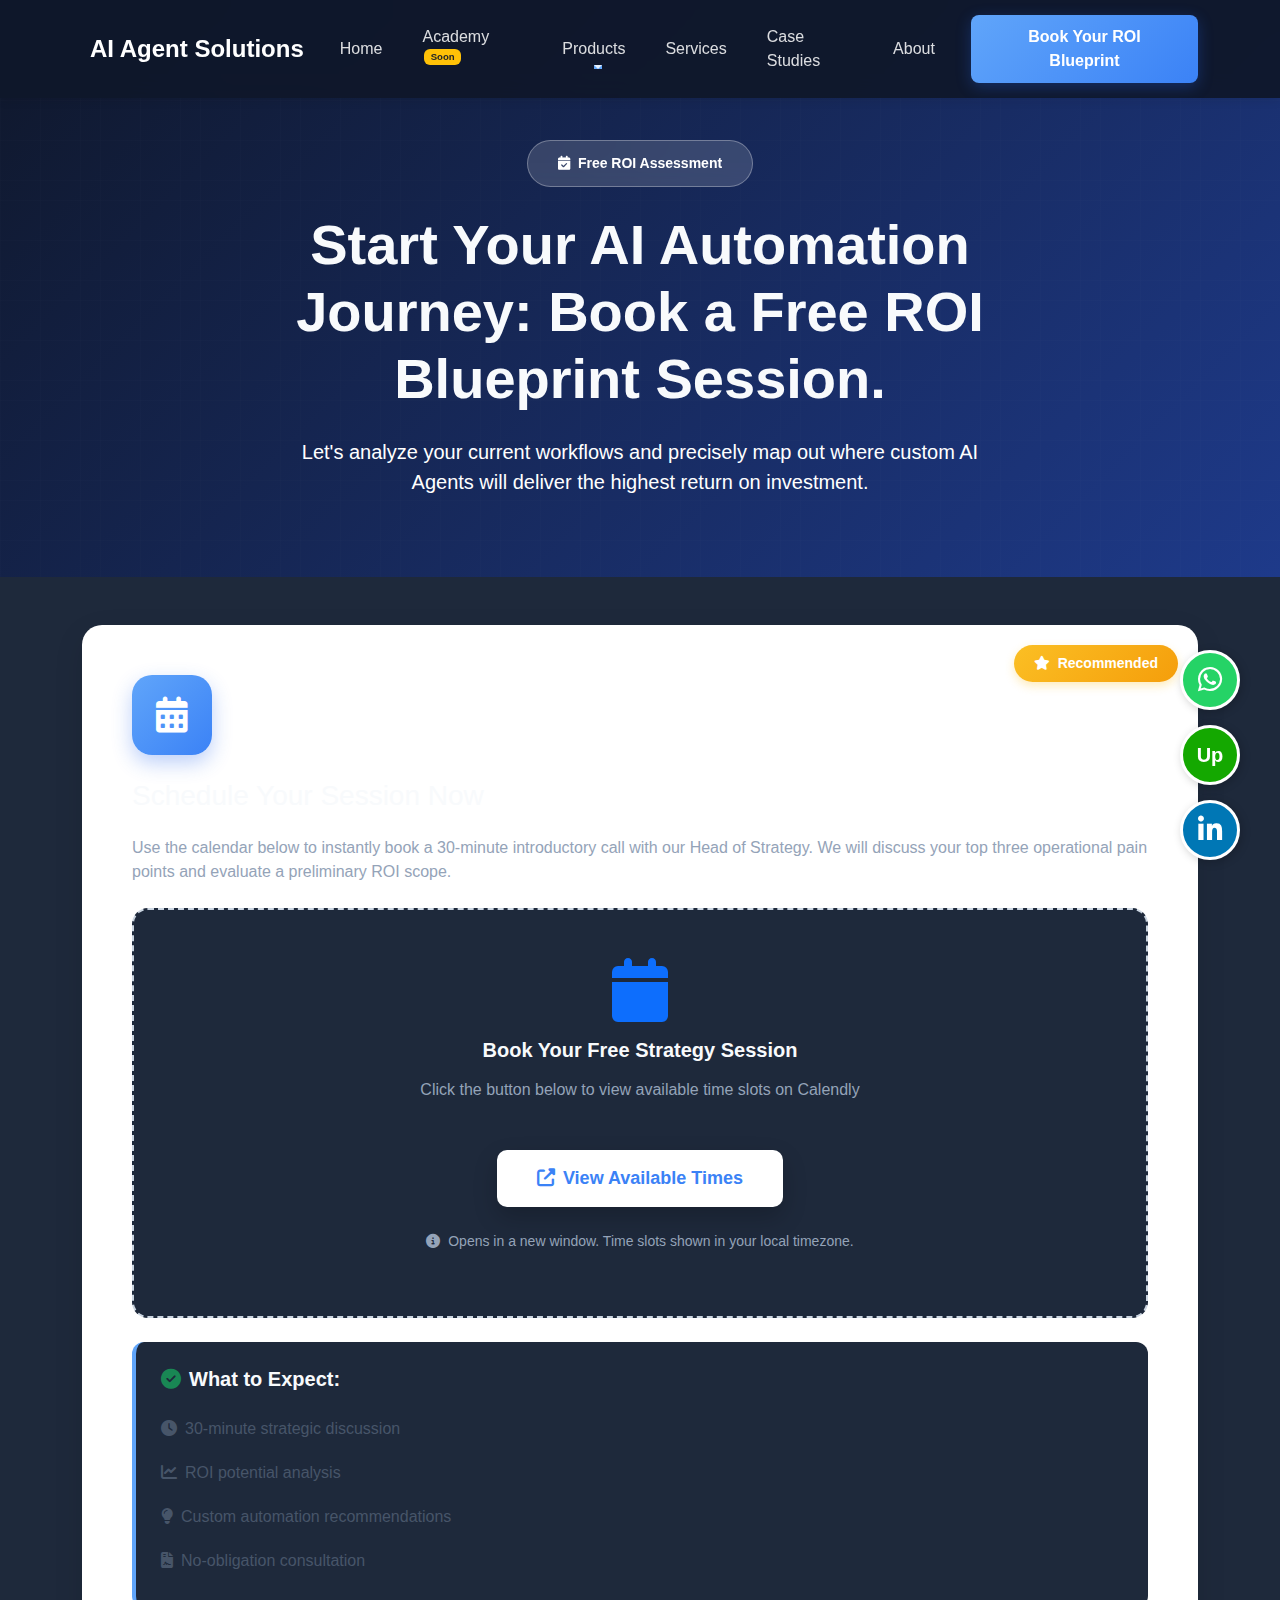
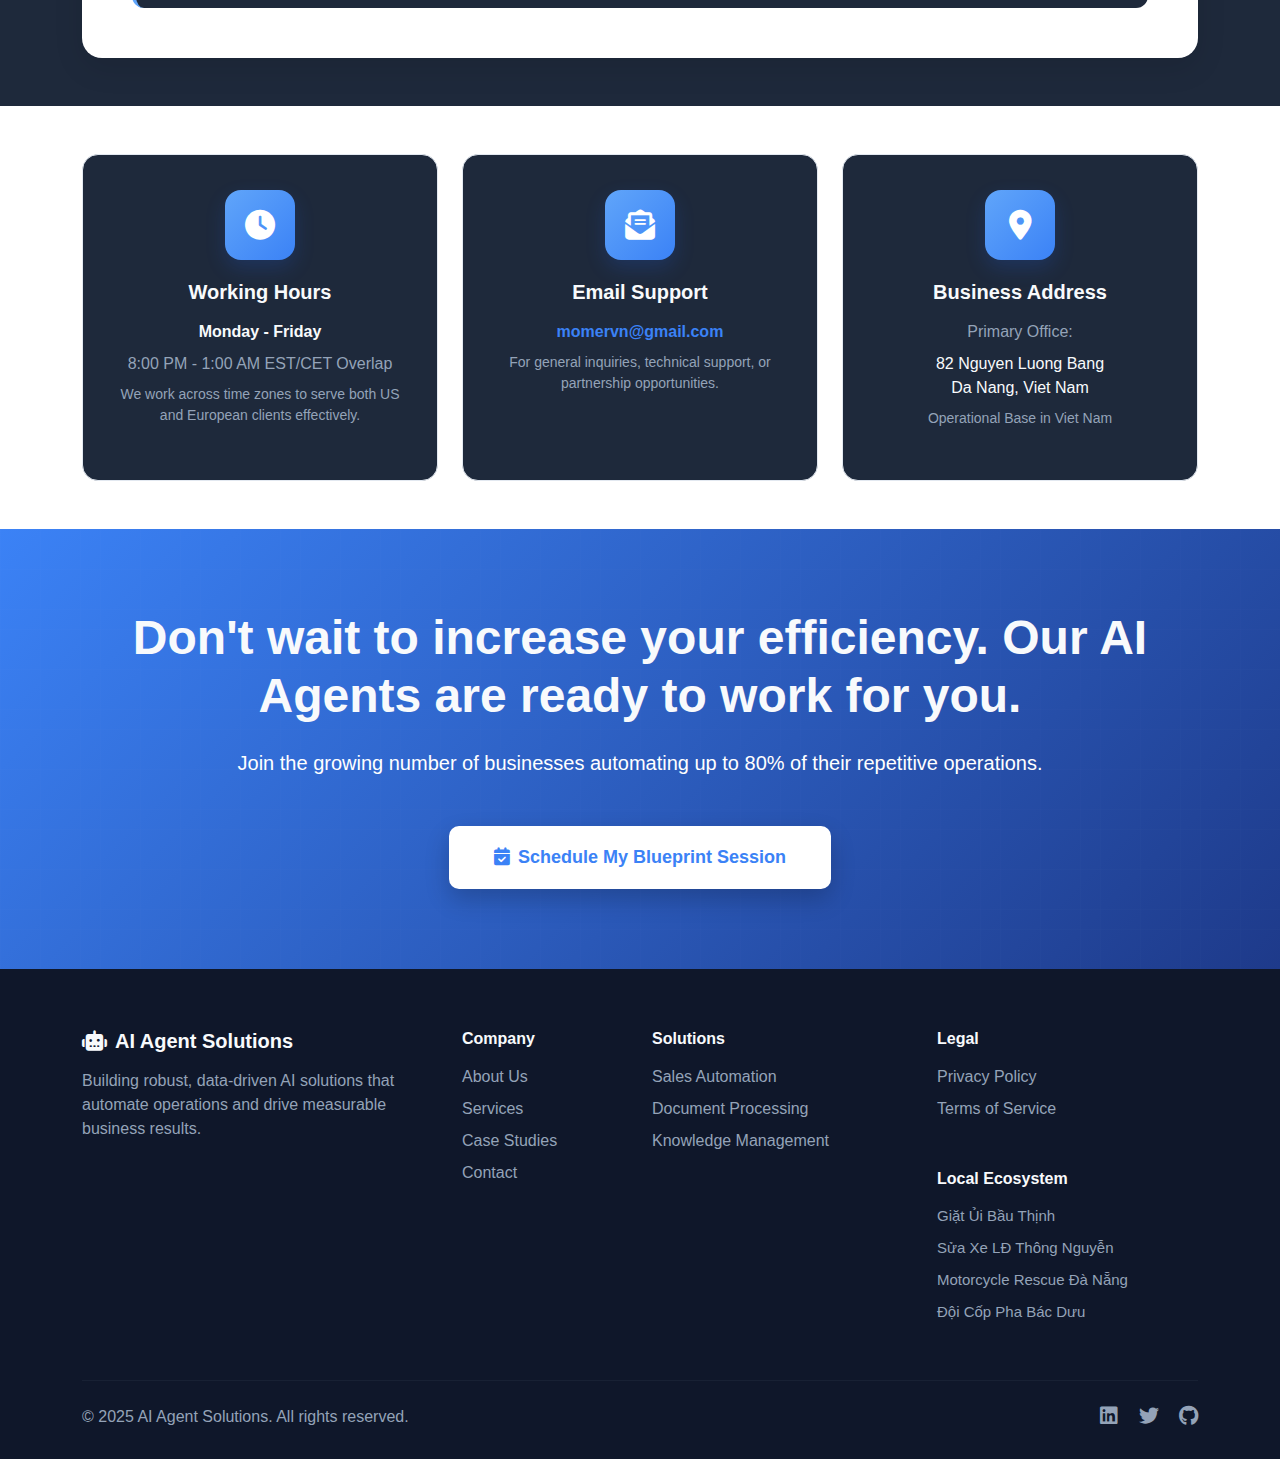
<file: book_a_call.html>
<!DOCTYPE html>
<html lang="en">
<head>
    <meta charset="UTF-8">
    <meta name="viewport" content="width=device-width, initial-scale=1.0">
    <title>Book a Call - AI Agent Solutions</title>
    <link href="https://cdnjs.cloudflare.com/ajax/libs/bootstrap/5.3.2/css/bootstrap.min.css" rel="stylesheet">
    <link href="https://cdnjs.cloudflare.com/ajax/libs/font-awesome/6.4.2/css/all.min.css" rel="stylesheet">
    <link rel="stylesheet" href="styles.css?v=4">
</head>
<body>
    <!-- Premium Navigation -->
    <nav class="navbar navbar-expand-lg navbar-premium fixed-top">
        <div class="container">
            <a class="navbar-brand" href="index.html">
                <i class="fas fa-sparkles me-2"></i><strong>AI Agent Solutions</strong>
            </a>
            <button class="navbar-toggler" type="button" data-bs-toggle="collapse" data-bs-target="#navbarNav" aria-label="Toggle navigation">
                <span class="navbar-toggler-icon"></span>
            </button>
            <div class="collapse navbar-collapse" id="navbarNav">
                <ul class="navbar-nav ms-auto align-items-lg-center">
                    <li class="nav-item"><a class="nav-link" href="index.html">Home</a></li>
                    <li class="nav-item"><a class="nav-link" href="academy.html">Academy <span class="badge bg-warning text-dark" style="font-size: 0.6rem; vertical-align: top; margin-left:2px;">Soon</span></a></li>
                    <li class="nav-item dropdown">
                        <a class="nav-link dropdown-toggle" href="#" id="navbarDropdownProducts" role="button" data-bs-toggle="dropdown" aria-expanded="false">
                            Products
                        </a>
                        <ul class="dropdown-menu" aria-labelledby="navbarDropdownProducts">
                            <li><a class="dropdown-item" href="tuvan.html">MOMER AI</a></li>
                            <li><a class="dropdown-item" href="https://chaomao.sportaiv.com/">Chao Mao AI</a></li>
                            <li><a class="dropdown-item" href="geoPulse/geoPulse.html">GeoPulse AI</a></li>
                            <li><a class="dropdown-item" href="motorcycle-rescue-danang.html">Motorcycle Rescue AI</a></li>
                        </ul>
                    </li>
                    <li class="nav-item"><a class="nav-link" href="services.html">Services</a></li>
                    <li class="nav-item"><a class="nav-link" href="case_studies.html">Case Studies</a></li>
                    <li class="nav-item"><a class="nav-link" href="about_us.html">About</a></li>
                    <li class="nav-item ms-lg-3">
                        <a class="btn btn-cta-nav" href="book_a_call.html">Book Your ROI Blueprint</a>
                    </li>
                </ul>
            </div>
        </div>
    </nav>

    <!-- Hero Section -->
    <section class="contact-hero-section">
        <div class="container">
            <div class="row justify-content-center text-center">
                <div class="col-lg-8">
                    <div class="hero-badge mb-4">
                        <i class="fas fa-calendar-check me-2"></i>Free ROI Assessment
                    </div>
                    <h1 class="display-4 fw-bold mb-4">Start Your AI Automation Journey: Book a Free ROI Blueprint Session.</h1>
                    <p class="lead mb-0">Let's analyze your current workflows and precisely map out where custom AI Agents will deliver the highest return on investment.</p>
                </div>
            </div>
        </div>
    </section>

    <!-- Booking Options Section -->
    <section class="booking-section py-5">
        <div class="container">
            <div class="row g-5">
                <!-- Option 1: Calendar Booking -->
                <div class="col-lg-12">
                    <div class="booking-card">
                        <div class="booking-option-badge">
                            <i class="fas fa-star me-2"></i>Recommended
                        </div>
                        <div class="booking-icon mb-4">
                            <i class="fas fa-calendar-alt"></i>
                        </div>
                        <h2 class="h3 mb-4">Schedule Your Session Now</h2>
                        <p class="text-muted mb-4">Use the calendar below to instantly book a 30-minute introductory call with our Head of Strategy. We will discuss your top three operational pain points and evaluate a preliminary ROI scope.</p>
                        
                        <!-- Calendar Placeholder -->
                        <div class="calendar-embed-placeholder">
                            <div class="text-center py-5">
                                <i class="fas fa-calendar fa-4x text-primary mb-3"></i>
                                <h5 class="mb-3">Book Your Free Strategy Session</h5>
                                <p class="text-muted mb-4">Click the button below to view available time slots on Calendly</p>
                                
                                <a href="https://calendly.com/momervn/30min" 
                                class="btn btn-primary-custom btn-lg mt-4" 
                                target="_blank"
                                style="padding: 15px 40px; font-size: 18px;">
                                    <i class="fas fa-external-link-alt me-2"></i>View Available Times
                                </a>
                                
                                <p class="text-muted small mt-4">
                                    <i class="fas fa-info-circle me-1"></i>
                                    Opens in a new window. Time slots shown in your local timezone.
                                </p>
                            </div>
                        </div>

                        <!-- What to Expect -->
                        <div class="expect-section mt-4">
                            <h5 class="mb-3"><i class="fas fa-check-circle text-success me-2"></i>What to Expect:</h5>
                            <ul class="expect-list">
                                <li><i class="fas fa-clock me-2"></i>30-minute strategic discussion</li>
                                <li><i class="fas fa-chart-line me-2"></i>ROI potential analysis</li>
                                <li><i class="fas fa-lightbulb me-2"></i>Custom automation recommendations</li>
                                <li><i class="fas fa-file-contract me-2"></i>No-obligation consultation</li>
                            </ul>
                        </div>
                    </div>
                </div>

                
            </div>
        </div>
    </section>

    <!-- Trust & Location Section -->
    <section class="info-section py-5">
        <div class="container">
            <div class="row g-4">
                <div class="col-lg-4">
                    <div class="info-card">
                        <div class="info-icon">
                            <i class="fas fa-clock"></i>
                        </div>
                        <h5 class="mb-3">Working Hours</h5>
                        <p class="mb-2"><strong>Monday - Friday</strong></p>
                        <p class="text-muted mb-0">8:00 PM - 1:00 AM EST/CET Overlap</p>
                        <p class="text-muted small mt-2">We work across time zones to serve both US and European clients effectively.</p>
                    </div>
                </div>

                <div class="col-lg-4">
                    <div class="info-card">
                        <div class="info-icon">
                            <i class="fas fa-envelope-open-text"></i>
                        </div>
                        <h5 class="mb-3">Email Support</h5>
                        <p class="mb-2"><a href="mailto:support@yourcompanydomain.com" class="contact-link">momervn@gmail.com</a></p>
                        <p class="text-muted small">For general inquiries, technical support, or partnership opportunities.</p>
                    </div>
                </div>

                <div class="col-lg-4">
                    <div class="info-card">
                        <div class="info-icon">
                            <i class="fas fa-map-marker-alt"></i>
                        </div>
                        <h5 class="mb-3">Business Address</h5>
                        <p class="text-muted mb-2">Primary Office:</p>
                        <p class="mb-0">82 Nguyen Luong Bang</p>
                        <p class="mb-0">Da Nang, Viet Nam</p>
                        <p class="text-muted small mt-2">Operational Base in Viet Nam</p>
                    </div>
                </div>
            </div>
        </div>
    </section>

    <!-- Final CTA Section -->
    <section class="cta-section">
        <div class="container">
            <div class="cta-content text-center">
                <h2 class="display-5 fw-bold mb-4">Don't wait to increase your efficiency. Our AI Agents are ready to work for you.</h2>
                <p class="lead mb-5">Join the growing number of businesses automating up to 80% of their repetitive operations.</p>
                <a href="https://calendly.com/momervn/30min" class="btn btn-primary-custom btn-lg">
                    <i class="fas fa-calendar-check me-2"></i>Schedule My Blueprint Session
                </a>
            </div>
        </div>
    </section>

    <!-- Footer -->
    <footer class="footer">
        <div class="container">
            <div class="row">
                <div class="col-lg-4 mb-4">
                    <h5 class="mb-3"><i class="fas fa-robot me-2"></i>AI Agent Solutions</h5>
                    <p class="text-muted">Building robust, data-driven AI solutions that automate operations and drive measurable business results.</p>
                </div>
                <div class="col-lg-2 mb-4">
                    <h6 class="mb-3">Company</h6>
                    <ul class="list-unstyled">
                        <li class="mb-2"><a href="#about">About Us</a></li>
                        <li class="mb-2"><a href="#services">Services</a></li>
                        <li class="mb-2"><a href="#cases">Case Studies</a></li>
                        <li class="mb-2"><a href="book-call.html">Contact</a></li>
                    </ul>
                </div>
                <div class="col-lg-3 mb-4">
                    <h6 class="mb-3">Solutions</h6>
                    <ul class="list-unstyled">
                        <li class="mb-2"><a href="#sales">Sales Automation</a></li>
                        <li class="mb-2"><a href="#document">Document Processing</a></li>
                        <li class="mb-2"><a href="#knowledge">Knowledge Management</a></li>
                    </ul>
                </div>
                <div class="col-lg-3 mb-4">
                    <h6 class="mb-3">Legal</h6>
                    <ul class="list-unstyled">
                        <li class="mb-2"><a href="#privacy">Privacy Policy</a></li>
                        <li class="mb-2"><a href="#terms">Terms of Service</a></li>
                    </ul>
                    <div class="mt-5">
                        <h6 class="mb-3" style="color: var(--accent-color);">Local Ecosystem</h6>
                        <ul class="list-unstyled footer-links">
                            <li class="mb-2"><a href="giatuibauthinh.html">Giặt Ủi Bầu Thịnh</a></li>
                            <li class="mb-2"><a href="suaxeluudongthongnguyen.html">Sửa Xe LĐ Thông Nguyễn</a></li>
                            <li class="mb-2"><a href="motorcycle-rescue-danang.html">Motorcycle Rescue Đà Nẵng</a></li>
                            <li class="mb-2"><a href="xaydung.html">Đội Cốp Pha Bác Dưu</a></li>
                        </ul>
                    </div>

                </div>
            </div>
            <hr class="my-4" style="border-color: #334155;">
            <div class="row">
                <div class="col-md-6 text-center text-md-start">
                    <p class="text-muted mb-0">&copy; 2025 AI Agent Solutions. All rights reserved.</p>
                </div>
                <div class="col-md-6 text-center text-md-end">
                    <a href="#" class="me-3"><i class="fab fa-linkedin fa-lg"></i></a>
                    <a href="#" class="me-3"><i class="fab fa-twitter fa-lg"></i></a>
                    <a href="#"><i class="fab fa-github fa-lg"></i></a>
                </div>
            </div>
        </div>
    </footer>

    <!-- Social Media Floating Buttons - Always Visible -->
    <div class="social-float-simple">
        <!-- WhatsApp -->
        <a href="https://wa.me/84795777607" class="social-float-btn whatsapp-btn" target="_blank" rel="noopener noreferrer" aria-label="Contact on WhatsApp">
            <i class="fab fa-whatsapp"></i>
            <span class="social-tooltip">Chat on WhatsApp</span>
        </a>
        
        <!-- Upwork -->
        <a href="https://www.upwork.com/freelancers/~010a44b10aee062327" class="social-float-btn upwork-btn" target="_blank" rel="noopener noreferrer" aria-label="View Upwork Profile">
            <i class="fab fa-upwork"></i>
            <span class="social-tooltip">View Upwork Profile</span>
        </a>
        
        <!-- LinkedIn -->
        <a href="https://www.linkedin.com/in/huu-thanh-nguyen-16170a329" class="social-float-btn linkedin-btn" target="_blank" rel="noopener noreferrer" aria-label="Connect on LinkedIn">
            <i class="fab fa-linkedin-in"></i>
            <span class="social-tooltip">Connect on LinkedIn</span>
        </a>
    </div>

    <script src="https://cdnjs.cloudflare.com/ajax/libs/bootstrap/5.3.2/js/bootstrap.bundle.min.js"></script>
    <script>
        // Smooth scroll for anchor links
        document.querySelectorAll('a[href^="#"]').forEach(anchor => {
            anchor.addEventListener('click', function (e) {
                e.preventDefault();
                const target = document.querySelector(this.getAttribute('href'));
                if (target) {
                    target.scrollIntoView({ behavior: 'smooth', block: 'start' });
                }
            });
        });

    </script>

    <script>
    // Active menu highlighting
    document.addEventListener('DOMContentLoaded', function() {
        const currentPage = window.location.pathname.split('/').pop();
        const navLinks = document.querySelectorAll('.nav-link');
        
        navLinks.forEach(link => {
            const linkPage = link.getAttribute('href');
            if (linkPage === currentPage || 
                (currentPage === '' && linkPage === 'index.html')) {
                link.classList.add('active');
            }
        });
    });
    </script>
</body>
</html>
</file>
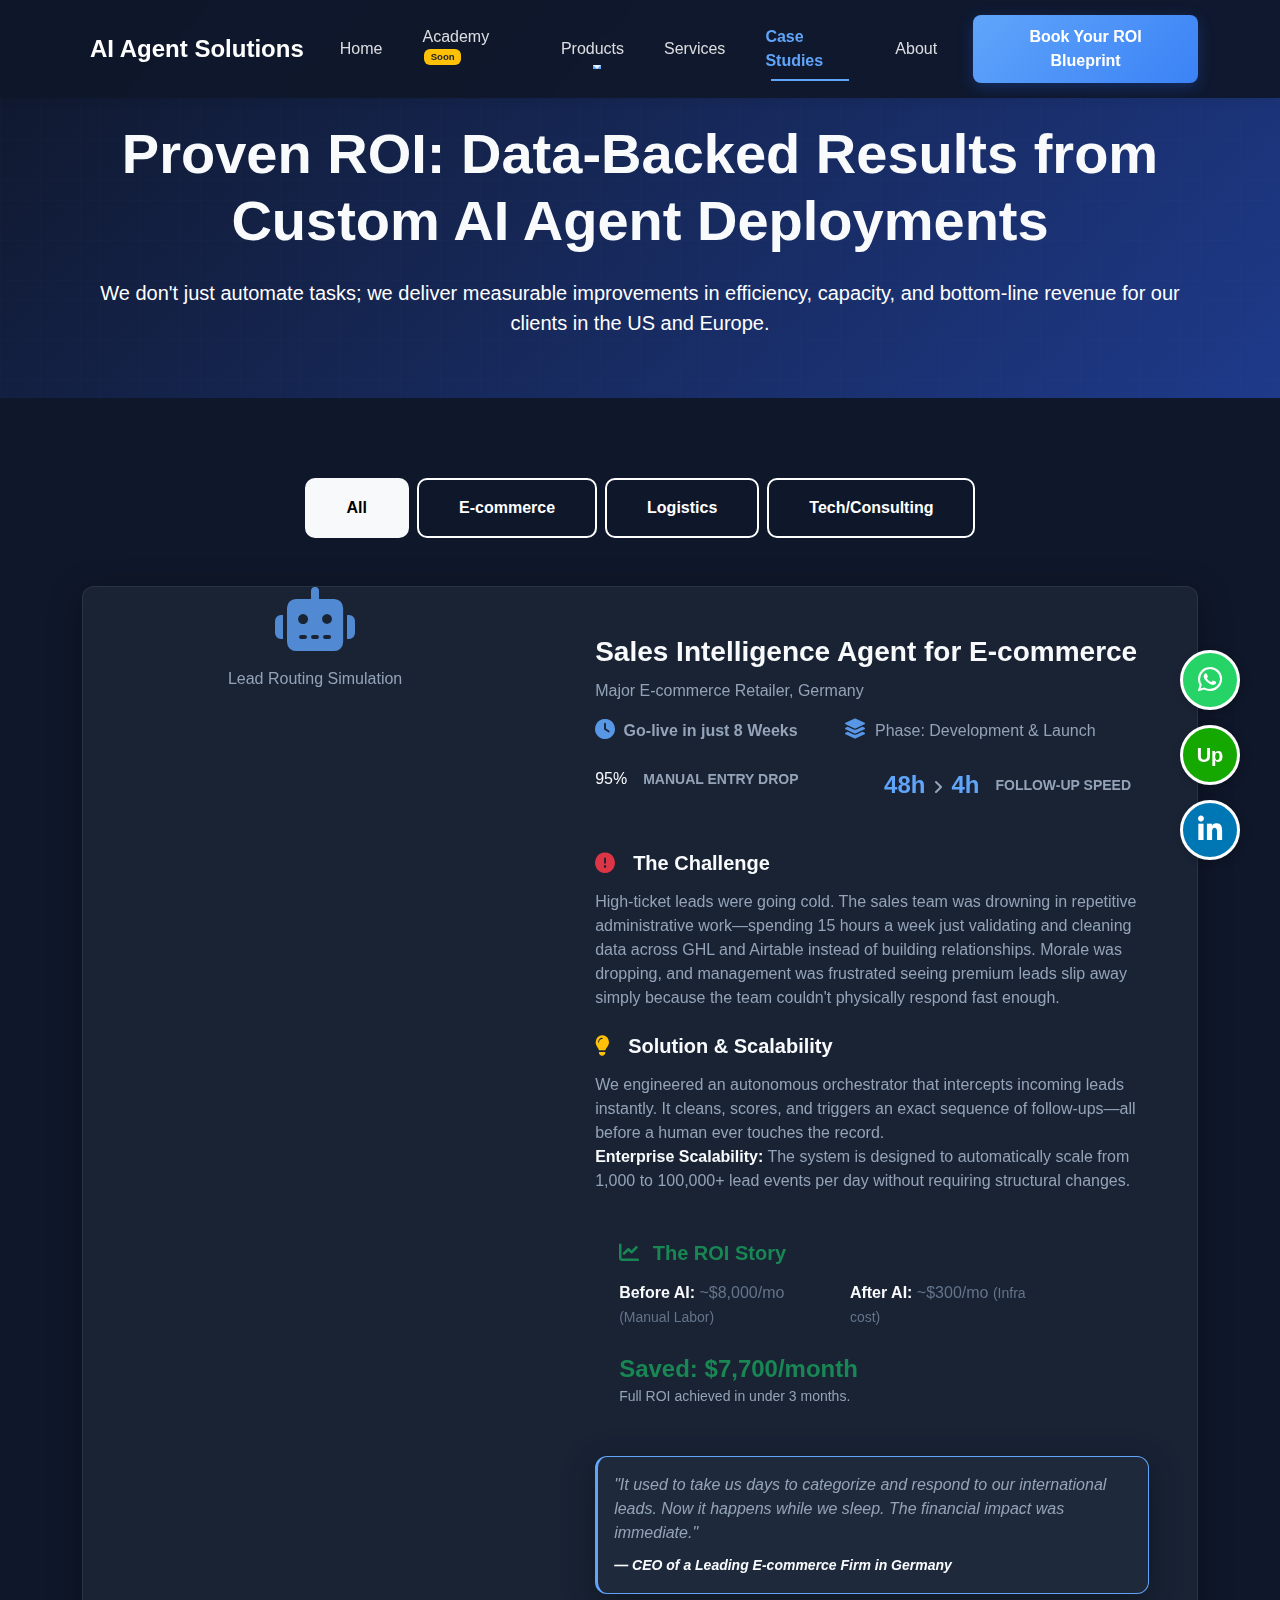
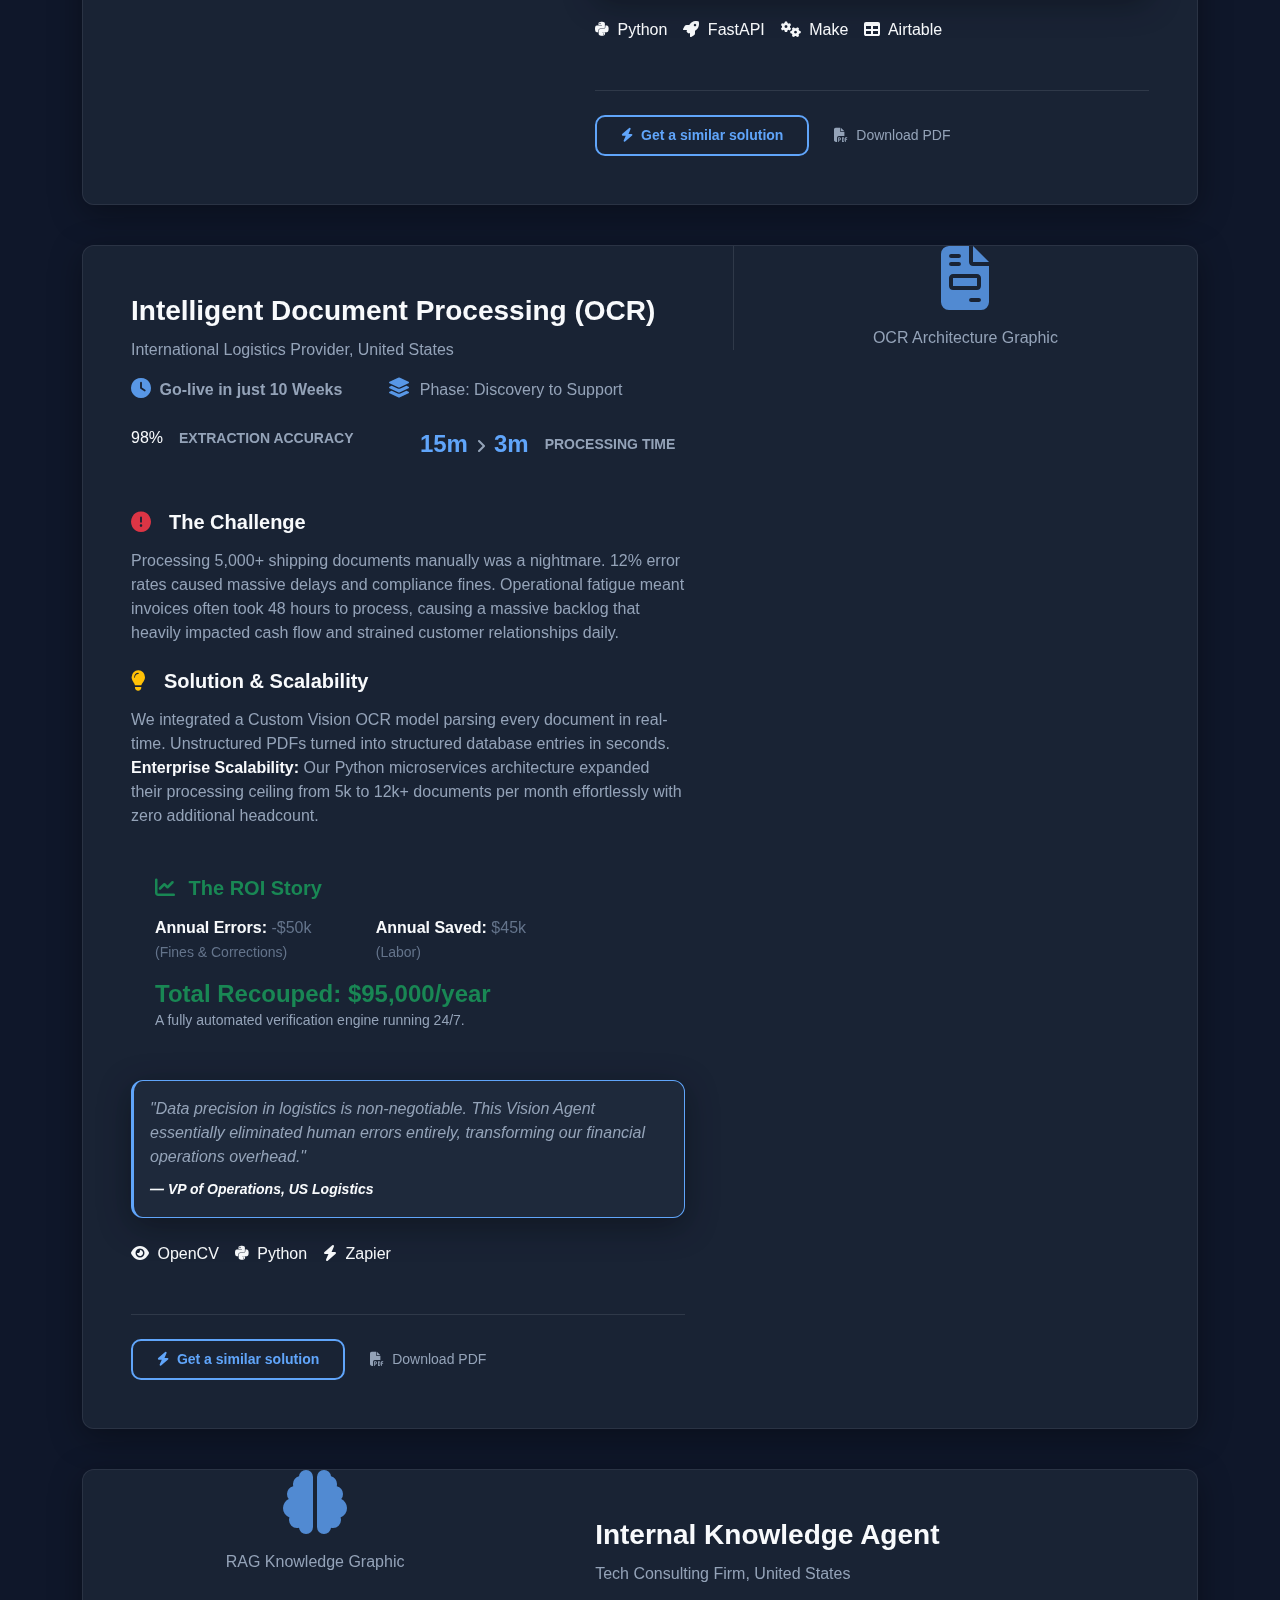
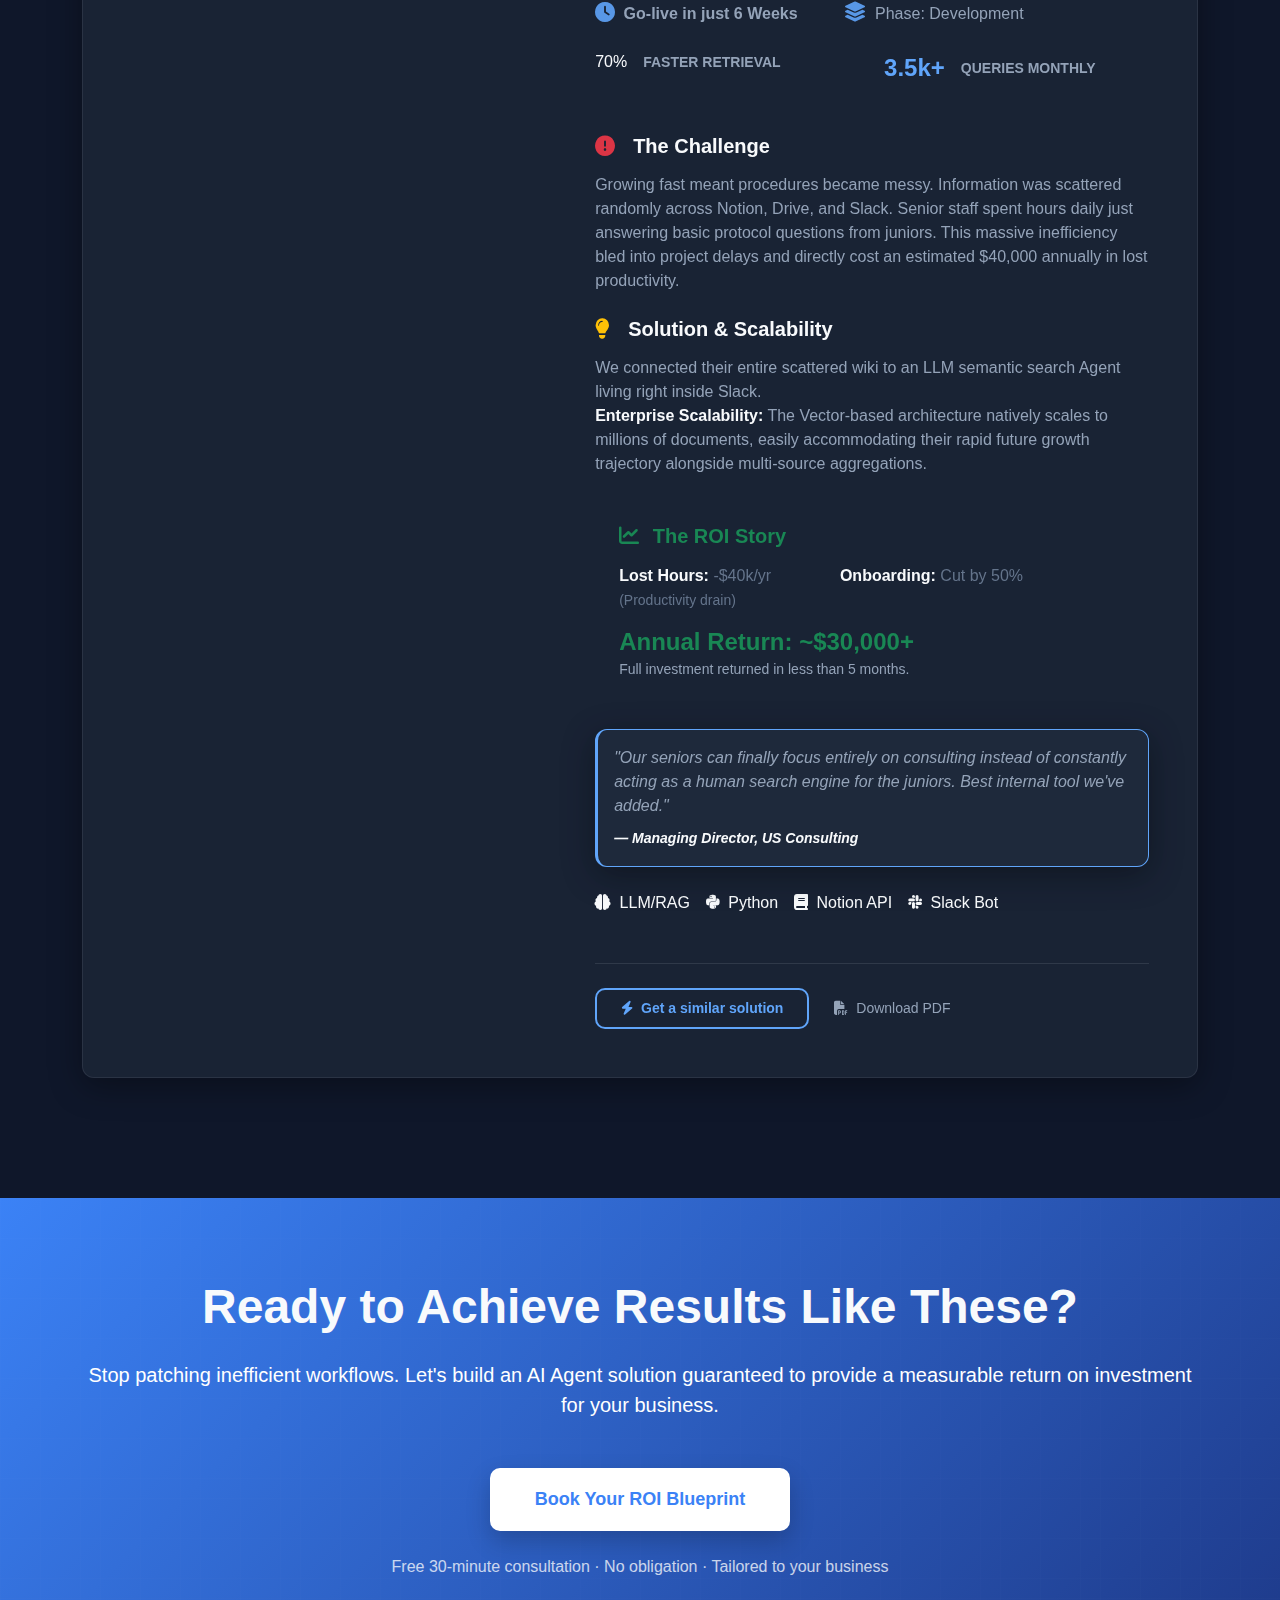
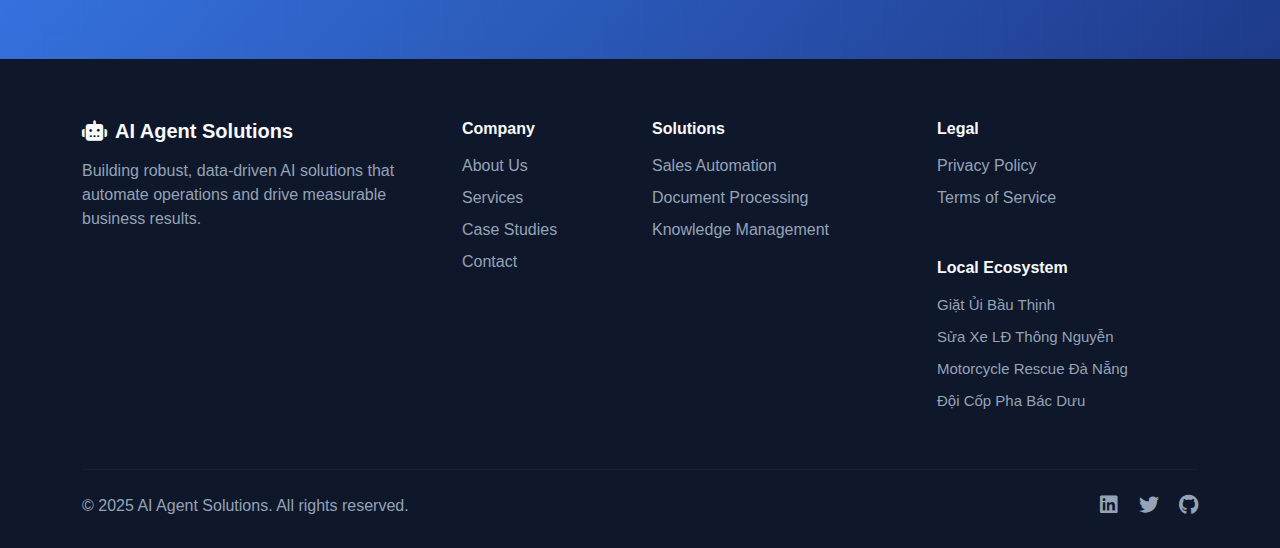
<file: case_studies.html>
<!DOCTYPE html>
<html lang="en">
<head>
    <meta charset="UTF-8">
    <meta name="viewport" content="width=device-width, initial-scale=1.0">
    <link rel="icon" type="image/png" href="assets/imgs/logo.png">
    <title>Case Studies - AI Agent Automation Solutions</title>
    <link href="https://cdnjs.cloudflare.com/ajax/libs/bootstrap/5.3.2/css/bootstrap.min.css" rel="stylesheet">
    <link href="https://cdnjs.cloudflare.com/ajax/libs/font-awesome/6.4.2/css/all.min.css" rel="stylesheet">
    <link rel="stylesheet" href="styles.css?v=4">
</head>
<body>
    <!-- Premium Navigation -->
    <nav class="navbar navbar-expand-lg navbar-premium fixed-top">
        <div class="container">
            <a class="navbar-brand" href="index.html">
                <i class="fas fa-sparkles me-2"></i><strong>AI Agent Solutions</strong>
            </a>
            <button class="navbar-toggler" type="button" data-bs-toggle="collapse" data-bs-target="#navbarNav" aria-label="Toggle navigation">
                <span class="navbar-toggler-icon"></span>
            </button>
            <div class="collapse navbar-collapse" id="navbarNav">
                <ul class="navbar-nav ms-auto align-items-lg-center">
                    <li class="nav-item"><a class="nav-link" href="index.html">Home</a></li>
                    <li class="nav-item"><a class="nav-link" href="academy.html">Academy <span class="badge bg-warning text-dark" style="font-size: 0.6rem; vertical-align: top; margin-left:2px;">Soon</span></a></li>
                    <li class="nav-item dropdown">
                        <a class="nav-link dropdown-toggle" href="#" id="navbarDropdownProducts" role="button" data-bs-toggle="dropdown" aria-expanded="false">
                            Products
                        </a>
                        <ul class="dropdown-menu" aria-labelledby="navbarDropdownProducts">
                            <li><a class="dropdown-item" href="tuvan.html">MOMER AI</a></li>
                            <li><a class="dropdown-item" href="https://chaomao.sportaiv.com/">Chao Mao AI</a></li>
                        </ul>
                    </li>
                    <li class="nav-item"><a class="nav-link" href="services.html">Services</a></li>
                    <li class="nav-item"><a class="nav-link" href="case_studies.html">Case Studies</a></li>
                    <li class="nav-item"><a class="nav-link" href="about_us.html">About</a></li>
                    <li class="nav-item ms-lg-3">
                        <a class="btn btn-cta-nav" href="book_a_call.html">Book Your ROI Blueprint</a>
                    </li>
                </ul>
            </div>
        </div>
    </nav>

    <!-- Hero Section -->
    <section class="case-hero-section">
        <div class="container hero-content">
            <div class="text-center">
                <h1 class="display-4 fw-bold mb-4">Proven ROI: Data-Backed Results from Custom AI Agent Deployments</h1>
                <p class="lead mb-0">We don't just automate tasks; we deliver measurable improvements in efficiency, capacity, and bottom-line revenue for our clients in the US and Europe.</p>
            </div>
        </div>
    </section>

    
    <!-- Case Studies -->
    <section class="solutions-section" id="case-studies-container">
        <div class="container">
            
            <!-- Category Filters -->
            <div class="d-flex justify-content-center flex-wrap gap-2 mb-5">
                <button class="btn btn-outline-light active filter-btn" onclick="filterCases('all')">All</button>
                <button class="btn btn-outline-light filter-btn" onclick="filterCases('ecommerce')">E-commerce</button>
                <button class="btn btn-outline-light filter-btn" onclick="filterCases('logistics')">Logistics</button>
                <button class="btn btn-outline-light filter-btn" onclick="filterCases('tech')">Tech/Consulting</button>
            </div>

            <!-- Case Study 1 -->
            <div class="case-study-card category-ecommerce glass-card" style="padding: 0;">
                <div class="row g-0 align-items-stretch">
                    <div class="col-lg-5 order-lg-1">
                        <div class="case-media-placeholder">
                            <div class="text-center text-muted">
                                <i class="fas fa-robot fa-4x mb-3" style="color: var(--accent-color); opacity: 0.8;"></i>
                                <p>Lead Routing Simulation</p>
                            </div>
                        </div>
                    </div>
                    <div class="col-lg-7 p-4 p-lg-5 order-lg-2">
                        <div class="case-header mb-4" style="border: none; padding: 0; background: transparent;">
                            <h3 style="color: var(--text-main);">Sales Intelligence Agent for E-commerce</h3>
                            <p class="text-muted">Major E-commerce Retailer, Germany</p>
                            <div class="case-meta mt-3">
                                <div class="case-meta-item d-inline-block me-3"><i class="fas fa-clock text-accent me-1" style="color: var(--accent-color);"></i> <span style="color: var(--text-muted);"><strong>Go-live in just 8 Weeks</strong></span></div>
                                <div class="case-meta-item d-inline-block"><i class="fas fa-layer-group text-accent me-1" style="color: var(--accent-color);"></i> <span style="color: var(--text-muted);">Phase: Development & Launch</span></div>
                            </div>
                        </div>

                        <!-- Data Viz -->
                        <div class="row g-4 mb-5">
                            <div class="col-sm-6">
                                <div class="d-flex align-items-center gap-3">
                                    <div class="progress-ring">95%</div>
                                    <div><small class="text-muted text-uppercase fw-bold">Manual Entry Drop</small></div>
                                </div>
                            </div>
                            <div class="col-sm-6">
                                <div class="d-flex align-items-center gap-3">
                                    <div style="font-size: 1.5rem; font-weight: 900; color: var(--accent-color);">48h<i class="fas fa-angle-right mx-2 text-muted" style="font-size: 1rem;"></i>4h</div>
                                    <div><small class="text-muted text-uppercase fw-bold">Follow-up Speed</small></div>
                                </div>
                            </div>
                        </div>

                        <!-- The Challenge -->
                        <div class="case-section mb-4">
                            <h5 style="color: var(--text-main);"><i class="fas fa-exclamation-circle text-danger me-2"></i> The Challenge</h5>
                            <p class="text-muted">High-ticket leads were going cold. The sales team was drowning in repetitive administrative work—spending 15 hours a week just validating and cleaning data across GHL and Airtable instead of building relationships. Morale was dropping, and management was frustrated seeing premium leads slip away simply because the team couldn't physically respond fast enough.</p>
                        </div>

                        <!-- The Scalability & Solution -->
                        <div class="case-section mb-4">
                            <h5 style="color: var(--text-main);"><i class="fas fa-lightbulb text-warning me-2"></i> Solution & Scalability</h5>
                            <p class="text-muted">We engineered an autonomous orchestrator that intercepts incoming leads instantly. It cleans, scores, and triggers an exact sequence of follow-ups—all before a human ever touches the record. <br><strong style="color:var(--text-main);">Enterprise Scalability:</strong> The system is designed to automatically scale from 1,000 to 100,000+ lead events per day without requiring structural changes.</p>
                        </div>
                        
                        <!-- ROI Box -->
                        <div class="roi-box p-4 rounded mb-4">
                            <h5 class="mb-3 text-success"><i class="fas fa-chart-line me-2"></i> The ROI Story</h5>
                            <div class="row" style="color: var(--text-subtle); display:flex; gap:10px;">
                                <div class="col-sm-5 mb-2"><strong style="color:var(--text-main);">Before AI:</strong> ~$8,000/mo <small>(Manual Labor)</small></div>
                                <div class="col-sm-5 mb-2"><strong style="color:var(--text-main);">After AI:</strong> ~$300/mo <small>(Infra cost)</small></div>
                                <div class="col-12 mt-2">
                                    <h4 class="text-success mb-0 d-inline-block w-100">Saved: $7,700/month</h4>
                                    <small class="text-muted">Full ROI achieved in under 3 months.</small>
                                </div>
                            </div>
                        </div>

                        <!-- Testimonial -->
                        <div class="testimonial-card glass-card border-0 mb-4 p-3" style="border-left: 3px solid var(--accent-color) !important; background: rgba(255,255,255,0.03);">
                            <p class="mb-2 text-muted" style="font-style: italic;">"It used to take us days to categorize and respond to our international leads. Now it happens while we sleep. The financial impact was immediate."</p>
                            <small class="fw-bold" style="color:#f8fafc">— CEO of a Leading E-commerce Firm in Germany</small>
                        </div>

                        <!-- Tech Stack matching Home -->
                        <div class="tech-stack-row d-flex gap-3 mt-4 flex-wrap">
                            <div class="tech-badge-pill"><i class="fab fa-python me-1"></i> Python</div>
                            <div class="tech-badge-pill"><i class="fas fa-rocket me-1"></i> FastAPI</div>
                            <div class="tech-badge-pill"><i class="fas fa-cogs me-1"></i> Make</div>
                            <div class="tech-badge-pill"><i class="fas fa-table me-1"></i> Airtable</div>
                        </div>

                        <!-- Actions -->
                        <div class="d-flex align-items-center gap-3 mt-5 border-top pt-4" style="border-color: rgba(255,255,255,0.1) !important;">
                            <a href="book_a_call.html" class="btn btn-outline-light btn-sm px-4 py-2" style="border-color: var(--accent-color); color: var(--accent-color);"><i class="fas fa-bolt me-1"></i> Get a similar solution</a>
                            <a href="#" class="btn btn-link btn-sm text-decoration-none" style="color: var(--text-muted);"><i class="fas fa-file-pdf me-1"></i> Download PDF</a>
                        </div>
                    </div>
                </div>
            </div>

            <!-- Case Study 2 -->
            <div class="case-study-card category-logistics glass-card" style="padding: 0;">
                <div class="row g-0 align-items-stretch">
                    <!-- F-Pattern / Z-pattern: Content Left, Image Right -->
                    <div class="col-lg-7 p-4 p-lg-5 order-lg-1">
                        <div class="case-header mb-4" style="border: none; padding: 0; background: transparent;">
                            <h3 style="color: var(--text-main);">Intelligent Document Processing (OCR)</h3>
                            <p class="text-muted">International Logistics Provider, United States</p>
                            <div class="case-meta mt-3">
                                <div class="case-meta-item d-inline-block me-3"><i class="fas fa-clock text-accent me-1" style="color: var(--accent-color);"></i> <span style="color: var(--text-muted);"><strong>Go-live in just 10 Weeks</strong></span></div>
                                <div class="case-meta-item d-inline-block"><i class="fas fa-layer-group text-accent me-1" style="color: var(--accent-color);"></i> <span style="color: var(--text-muted);">Phase: Discovery to Support</span></div>
                            </div>
                        </div>

                        <!-- Data Viz -->
                        <div class="row g-4 mb-5">
                            <div class="col-sm-6">
                                <div class="d-flex align-items-center gap-3">
                                    <div class="progress-ring">98%</div>
                                    <div><small class="text-muted text-uppercase fw-bold">Extraction Accuracy</small></div>
                                </div>
                            </div>
                            <div class="col-sm-6">
                                <div class="d-flex align-items-center gap-3">
                                    <div style="font-size: 1.5rem; font-weight: 900; color: var(--accent-color);">15m<i class="fas fa-angle-right mx-2 text-muted" style="font-size: 1rem;"></i>3m</div>
                                    <div><small class="text-muted text-uppercase fw-bold">Processing Time</small></div>
                                </div>
                            </div>
                        </div>

                        <!-- The Challenge -->
                        <div class="case-section mb-4">
                            <h5 style="color: var(--text-main);"><i class="fas fa-exclamation-circle text-danger me-2"></i> The Challenge</h5>
                            <p class="text-muted">Processing 5,000+ shipping documents manually was a nightmare. 12% error rates caused massive delays and compliance fines. Operational fatigue meant invoices often took 48 hours to process, causing a massive backlog that heavily impacted cash flow and strained customer relationships daily.</p>
                        </div>

                        <!-- The Solution -->
                        <div class="case-section mb-4">
                            <h5 style="color: var(--text-main);"><i class="fas fa-lightbulb text-warning me-2"></i> Solution & Scalability</h5>
                            <p class="text-muted">We integrated a Custom Vision OCR model parsing every document in real-time. Unstructured PDFs turned into structured database entries in seconds. <br><strong style="color:var(--text-main);">Enterprise Scalability:</strong> Our Python microservices architecture expanded their processing ceiling from 5k to 12k+ documents per month effortlessly with zero additional headcount.</p>
                        </div>
                        
                        <!-- ROI Box -->
                        <div class="roi-box p-4 rounded mb-4">
                            <h5 class="mb-3 text-success"><i class="fas fa-chart-line me-2"></i> The ROI Story</h5>
                            <div class="row" style="color: var(--text-subtle);">
                                <div class="col-sm-5 mb-2"><strong style="color:var(--text-main);">Annual Errors:</strong> -$50k <small>(Fines & Corrections)</small></div>
                                <div class="col-sm-5 mb-2"><strong style="color:var(--text-main);">Annual Saved:</strong> $45k <small>(Labor)</small></div>
                                <div class="col-12 mt-2">
                                    <h4 class="text-success mb-0">Total Recouped: $95,000/year</h4>
                                    <small class="text-muted">A fully automated verification engine running 24/7.</small>
                                </div>
                            </div>
                        </div>

                        <!-- Testimonial -->
                        <div class="testimonial-card glass-card border-0 mb-4 p-3" style="border-left: 3px solid var(--accent-color) !important; background: rgba(255,255,255,0.03);">
                            <p class="mb-2 text-muted" style="font-style: italic;">"Data precision in logistics is non-negotiable. This Vision Agent essentially eliminated human errors entirely, transforming our financial operations overhead."</p>
                            <small class="fw-bold" style="color:#f8fafc">— VP of Operations, US Logistics</small>
                        </div>

                        <!-- Tech Stack matching Home -->
                        <div class="tech-stack-row d-flex gap-3 mt-4 flex-wrap">
                            <div class="tech-badge-pill"><i class="fas fa-eye me-1"></i> OpenCV</div>
                            <div class="tech-badge-pill"><i class="fab fa-python me-1"></i> Python</div>
                            <div class="tech-badge-pill"><i class="fas fa-bolt me-1"></i> Zapier</div>
                        </div>

                        <!-- Actions -->
                        <div class="d-flex align-items-center gap-3 mt-5 border-top pt-4" style="border-color: rgba(255,255,255,0.1) !important;">
                            <a href="book_a_call.html" class="btn btn-outline-light btn-sm px-4 py-2" style="border-color: var(--accent-color); color: var(--accent-color);"><i class="fas fa-bolt me-1"></i> Get a similar solution</a>
                            <a href="#" class="btn btn-link btn-sm text-decoration-none" style="color: var(--text-muted);"><i class="fas fa-file-pdf me-1"></i> Download PDF</a>
                        </div>
                    </div>
                    <div class="col-lg-5 order-lg-2">
                        <div class="case-media-placeholder" style="border-right: none; border-left: 1px solid var(--glass-border);">
                            <div class="text-center text-muted">
                                <i class="fas fa-file-invoice fa-4x mb-3" style="color: var(--accent-color); opacity: 0.8;"></i>
                                <p>OCR Architecture Graphic</p>
                            </div>
                        </div>
                    </div>
                </div>
            </div>

            <!-- Case Study 3 -->
            <div class="case-study-card category-tech glass-card" style="padding: 0;">
                <div class="row g-0 align-items-stretch">
                    <div class="col-lg-5 order-lg-1">
                        <div class="case-media-placeholder">
                            <div class="text-center text-muted">
                                <i class="fas fa-brain fa-4x mb-3" style="color: var(--accent-color); opacity: 0.8;"></i>
                                <p>RAG Knowledge Graphic</p>
                            </div>
                        </div>
                    </div>
                    <div class="col-lg-7 p-4 p-lg-5 order-lg-2">
                        <div class="case-header mb-4" style="border: none; padding: 0; background: transparent;">
                            <h3 style="color: var(--text-main);">Internal Knowledge Agent</h3>
                            <p class="text-muted">Tech Consulting Firm, United States</p>
                            <div class="case-meta mt-3">
                                <div class="case-meta-item d-inline-block me-3"><i class="fas fa-clock text-accent me-1" style="color: var(--accent-color);"></i> <span style="color: var(--text-muted);"><strong>Go-live in just 6 Weeks</strong></span></div>
                                <div class="case-meta-item d-inline-block"><i class="fas fa-layer-group text-accent me-1" style="color: var(--accent-color);"></i> <span style="color: var(--text-muted);">Phase: Development</span></div>
                            </div>
                        </div>

                        <!-- Data Viz -->
                        <div class="row g-4 mb-5">
                            <div class="col-sm-6">
                                <div class="d-flex align-items-center gap-3">
                                    <div class="progress-ring">70%</div>
                                    <div><small class="text-muted text-uppercase fw-bold">Faster Retrieval</small></div>
                                </div>
                            </div>
                            <div class="col-sm-6">
                                <div class="d-flex align-items-center gap-3">
                                    <div style="font-size: 1.5rem; font-weight: 900; color: var(--accent-color);">3.5k+</div>
                                    <div><small class="text-muted text-uppercase fw-bold">Queries Monthly</small></div>
                                </div>
                            </div>
                        </div>

                        <!-- The Challenge -->
                        <div class="case-section mb-4">
                            <h5 style="color: var(--text-main);"><i class="fas fa-exclamation-circle text-danger me-2"></i> The Challenge</h5>
                            <p class="text-muted">Growing fast meant procedures became messy. Information was scattered randomly across Notion, Drive, and Slack. Senior staff spent hours daily just answering basic protocol questions from juniors. This massive inefficiency bled into project delays and directly cost an estimated $40,000 annually in lost productivity.</p>
                        </div>

                        <!-- The Solution -->
                        <div class="case-section mb-4">
                            <h5 style="color: var(--text-main);"><i class="fas fa-lightbulb text-warning me-2"></i> Solution & Scalability</h5>
                            <p class="text-muted">We connected their entire scattered wiki to an LLM semantic search Agent living right inside Slack. <br><strong style="color:var(--text-main);">Enterprise Scalability:</strong> The Vector-based architecture natively scales to millions of documents, easily accommodating their rapid future growth trajectory alongside multi-source aggregations.</p>
                        </div>
                        
                        <!-- ROI Box -->
                        <div class="roi-box p-4 rounded mb-4">
                            <h5 class="mb-3 text-success"><i class="fas fa-chart-line me-2"></i> The ROI Story</h5>
                            <div class="row" style="color: var(--text-subtle);">
                                <div class="col-sm-5 mb-2"><strong style="color:var(--text-main);">Lost Hours:</strong> -$40k/yr <small>(Productivity drain)</small></div>
                                <div class="col-sm-5 mb-2"><strong style="color:var(--text-main);">Onboarding:</strong> Cut by 50%</div>
                                <div class="col-12 mt-2">
                                    <h4 class="text-success mb-0 d-inline-block w-100">Annual Return: ~$30,000+</h4>
                                    <small class="text-muted">Full investment returned in less than 5 months.</small>
                                </div>
                            </div>
                        </div>

                        <!-- Testimonial -->
                        <div class="testimonial-card glass-card border-0 mb-4 p-3" style="border-left: 3px solid var(--accent-color) !important; background: rgba(255,255,255,0.03);">
                            <p class="mb-2 text-muted" style="font-style: italic;">"Our seniors can finally focus entirely on consulting instead of constantly acting as a human search engine for the juniors. Best internal tool we've added."</p>
                            <small class="fw-bold" style="color:#f8fafc">— Managing Director, US Consulting</small>
                        </div>

                        <!-- Tech Stack matching Home -->
                        <div class="tech-stack-row d-flex gap-3 mt-4 flex-wrap">
                            <div class="tech-badge-pill"><i class="fas fa-brain me-1"></i> LLM/RAG</div>
                            <div class="tech-badge-pill"><i class="fab fa-python me-1"></i> Python</div>
                            <div class="tech-badge-pill"><i class="fas fa-book me-1"></i> Notion API</div>
                            <div class="tech-badge-pill"><i class="fab fa-slack me-1"></i> Slack Bot</div>
                        </div>

                        <!-- Actions -->
                        <div class="d-flex align-items-center gap-3 mt-5 border-top pt-4" style="border-color: rgba(255,255,255,0.1) !important;">
                            <a href="book_a_call.html" class="btn btn-outline-light btn-sm px-4 py-2" style="border-color: var(--accent-color); color: var(--accent-color);"><i class="fas fa-bolt me-1"></i> Get a similar solution</a>
                            <a href="#" class="btn btn-link btn-sm text-decoration-none" style="color: var(--text-muted);"><i class="fas fa-file-pdf me-1"></i> Download PDF</a>
                        </div>
                    </div>
                </div>
            </div>

        </div>

    </section>

    <!-- Filter Script -->
    <script>
        function filterCases(category) {
            document.querySelectorAll('.filter-btn').forEach(btn => btn.classList.remove('active'));
            event.target.classList.add('active');
            
            const caseCards = document.querySelectorAll('.case-study-card');
            caseCards.forEach(card => {
                if (category === 'all') {
                    card.style.display = 'block';
                } else if (card.classList.contains('category-' + category)) {
                    card.style.display = 'block';
                } else {
                    card.style.display = 'none';
                }
            });
        }
    </script>


    <!-- CTA Section -->
    <section class="cta-section">
        <div class="container cta-content">
            <h2 class="display-5 fw-bold mb-4">Ready to Achieve Results Like These?</h2>
            <p class="lead mb-5">Stop patching inefficient workflows. Let's build an AI Agent solution guaranteed to provide a measurable return on investment for your business.</p>
            <button class="btn btn-primary-custom btn-lg">Book Your ROI Blueprint</button>
            <p class="mt-4 mb-0 opacity-75">Free 30-minute consultation · No obligation · Tailored to your business</p>
        </div>
    </section>

    <!-- Footer -->
    <footer class="footer">
        <div class="container">
            <div class="row">
                <div class="col-lg-4 mb-4">
                    <h5 class="mb-3"><i class="fas fa-robot me-2"></i>AI Agent Solutions</h5>
                    <p class="text-muted">Building robust, data-driven AI solutions that automate operations and drive measurable business results.</p>
                </div>
                <div class="col-lg-2 mb-4">
                    <h6 class="mb-3">Company</h6>
                    <ul class="list-unstyled">
                        <li class="mb-2"><a href="#about">About Us</a></li>
                        <li class="mb-2"><a href="#services">Services</a></li>
                        <li class="mb-2"><a href="case-studies.html">Case Studies</a></li>
                        <li class="mb-2"><a href="#contact">Contact</a></li>
                    </ul>
                </div>
                <div class="col-lg-3 mb-4">
                    <h6 class="mb-3">Solutions</h6>
                    <ul class="list-unstyled">
                        <li class="mb-2"><a href="#sales">Sales Automation</a></li>
                        <li class="mb-2"><a href="#document">Document Processing</a></li>
                        <li class="mb-2"><a href="#knowledge">Knowledge Management</a></li>
                    </ul>
                </div>
                <div class="col-lg-3 mb-4">
                    <h6 class="mb-3">Legal</h6>
                    <ul class="list-unstyled">
                        <li class="mb-2"><a href="#privacy">Privacy Policy</a></li>
                        <li class="mb-2"><a href="#terms">Terms of Service</a></li>
                    </ul>
                    <div class="mt-5">
                        <h6 class="mb-3" style="color: var(--accent-color);">Local Ecosystem</h6>
                        <ul class="list-unstyled footer-links">
                            <li class="mb-2"><a href="giatuibauthinh.html">Giặt Ủi Bầu Thịnh</a></li>
                            <li class="mb-2"><a href="suaxeluudongthongnguyen.html">Sửa Xe LĐ Thông Nguyễn</a></li>
                            <li class="mb-2"><a href="motorcycle-rescue-danang.html">Motorcycle Rescue Đà Nẵng</a></li>
                            <li class="mb-2"><a href="xaydung.html">Đội Cốp Pha Bác Dưu</a></li>
                        </ul>
                    </div>

                </div>
            </div>
            <hr class="my-4" style="border-color: #334155;">
            <div class="row">
                <div class="col-md-6 text-center text-md-start">
                    <p class="text-muted mb-0">&copy; 2025 AI Agent Solutions. All rights reserved.</p>
                </div>
                <div class="col-md-6 text-center text-md-end">
                    <a href="#" class="me-3"><i class="fab fa-linkedin fa-lg"></i></a>
                    <a href="#" class="me-3"><i class="fab fa-twitter fa-lg"></i></a>
                    <a href="#"><i class="fab fa-github fa-lg"></i></a>
                </div>
            </div>
        </div>
    </footer>

    <!-- Social Media Floating Buttons - Always Visible -->
    <div class="social-float-simple">
        <!-- WhatsApp -->
        <a href="https://wa.me/84795777607" class="social-float-btn whatsapp-btn" target="_blank" rel="noopener noreferrer" aria-label="Contact on WhatsApp">
            <i class="fab fa-whatsapp"></i>
            <span class="social-tooltip">Chat on WhatsApp</span>
        </a>
        
        <!-- Upwork -->
        <a href="https://www.upwork.com/freelancers/~010a44b10aee062327" class="social-float-btn upwork-btn" target="_blank" rel="noopener noreferrer" aria-label="View Upwork Profile">
            <i class="fab fa-upwork"></i>
            <span class="social-tooltip">View Upwork Profile</span>
        </a>
        
        <!-- LinkedIn -->
        <a href="https://www.linkedin.com/in/huu-thanh-nguyen-16170a329" class="social-float-btn linkedin-btn" target="_blank" rel="noopener noreferrer" aria-label="Connect on LinkedIn">
            <i class="fab fa-linkedin-in"></i>
            <span class="social-tooltip">Connect on LinkedIn</span>
        </a>
    </div>

    <script src="https://cdnjs.cloudflare.com/ajax/libs/bootstrap/5.3.2/js/bootstrap.bundle.min.js"></script>

    <script>
    // Active menu highlighting
    document.addEventListener('DOMContentLoaded', function() {
        const currentPage = window.location.pathname.split('/').pop();
        const navLinks = document.querySelectorAll('.nav-link');
        
        navLinks.forEach(link => {
            const linkPage = link.getAttribute('href');
            if (linkPage === currentPage || 
                (currentPage === '' && linkPage === 'index.html')) {
                link.classList.add('active');
            }
        });
    });
    </script>
</body>
</html>
</file>
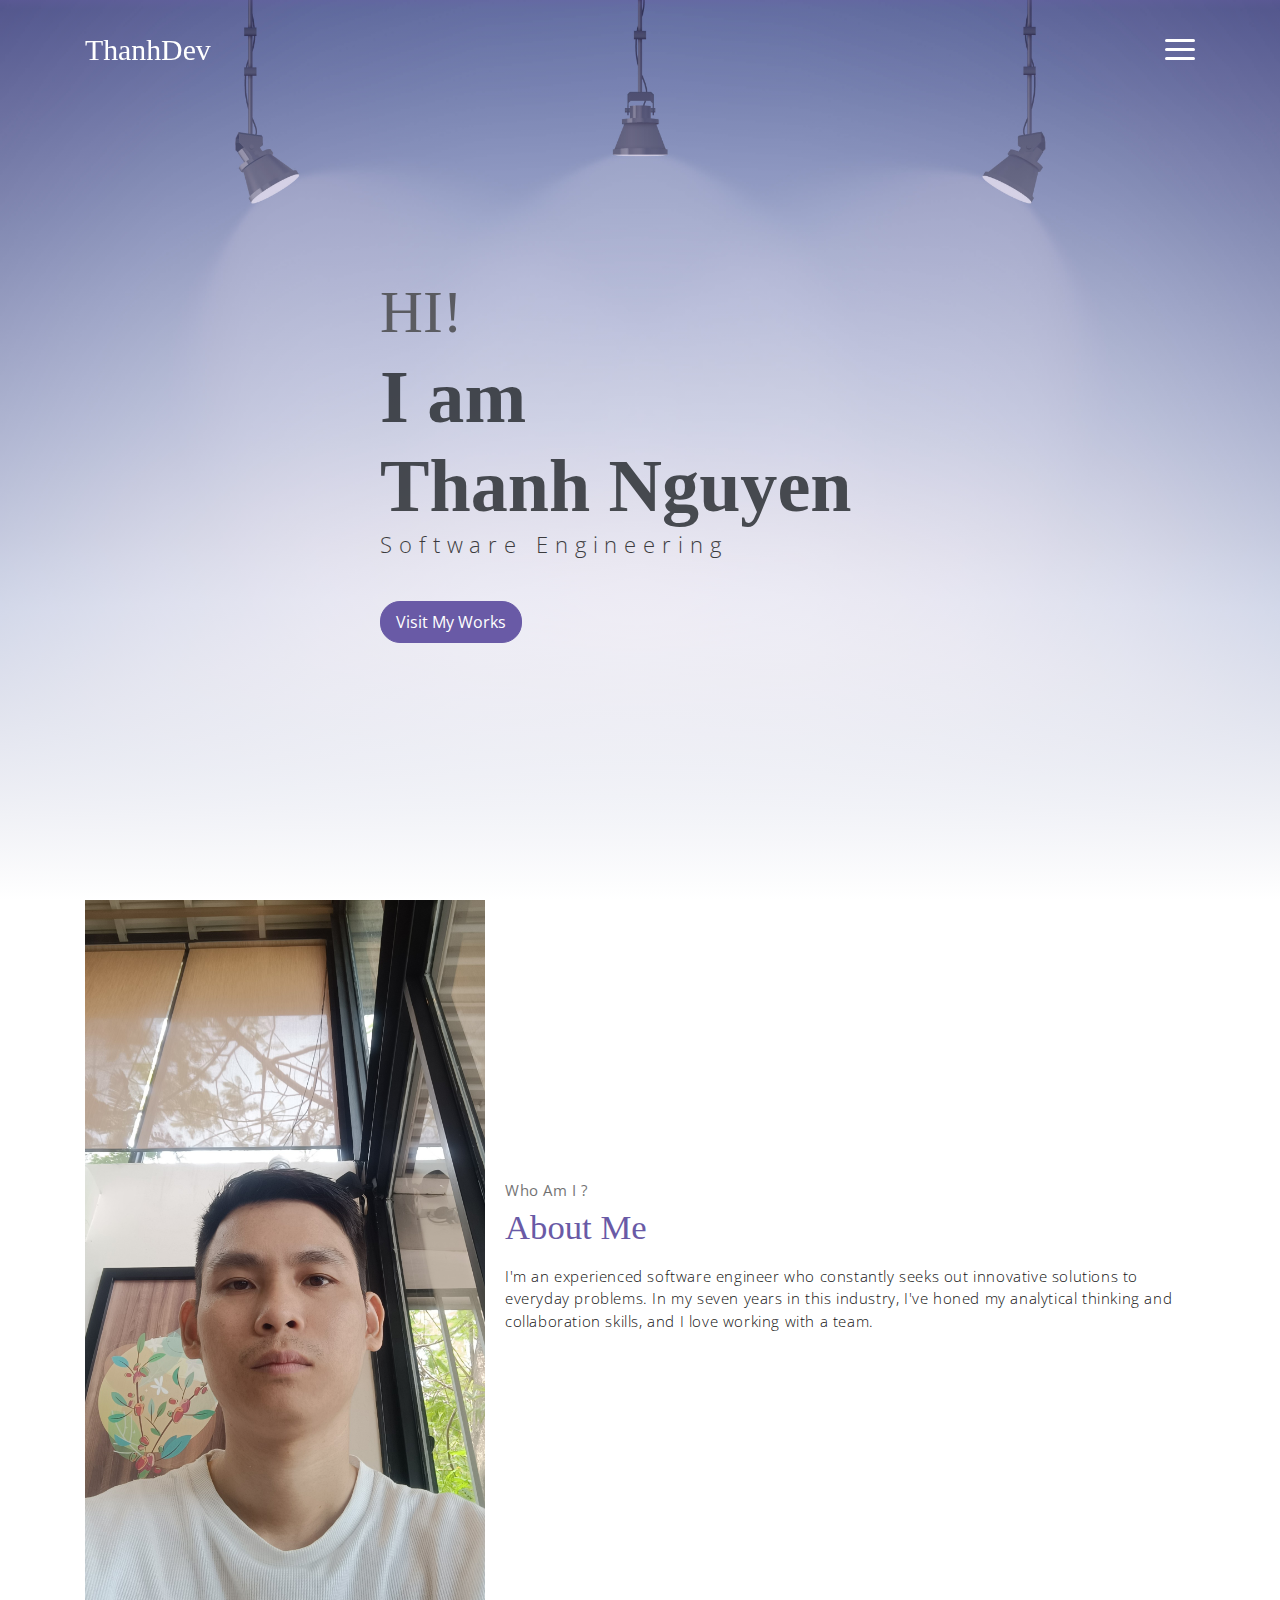
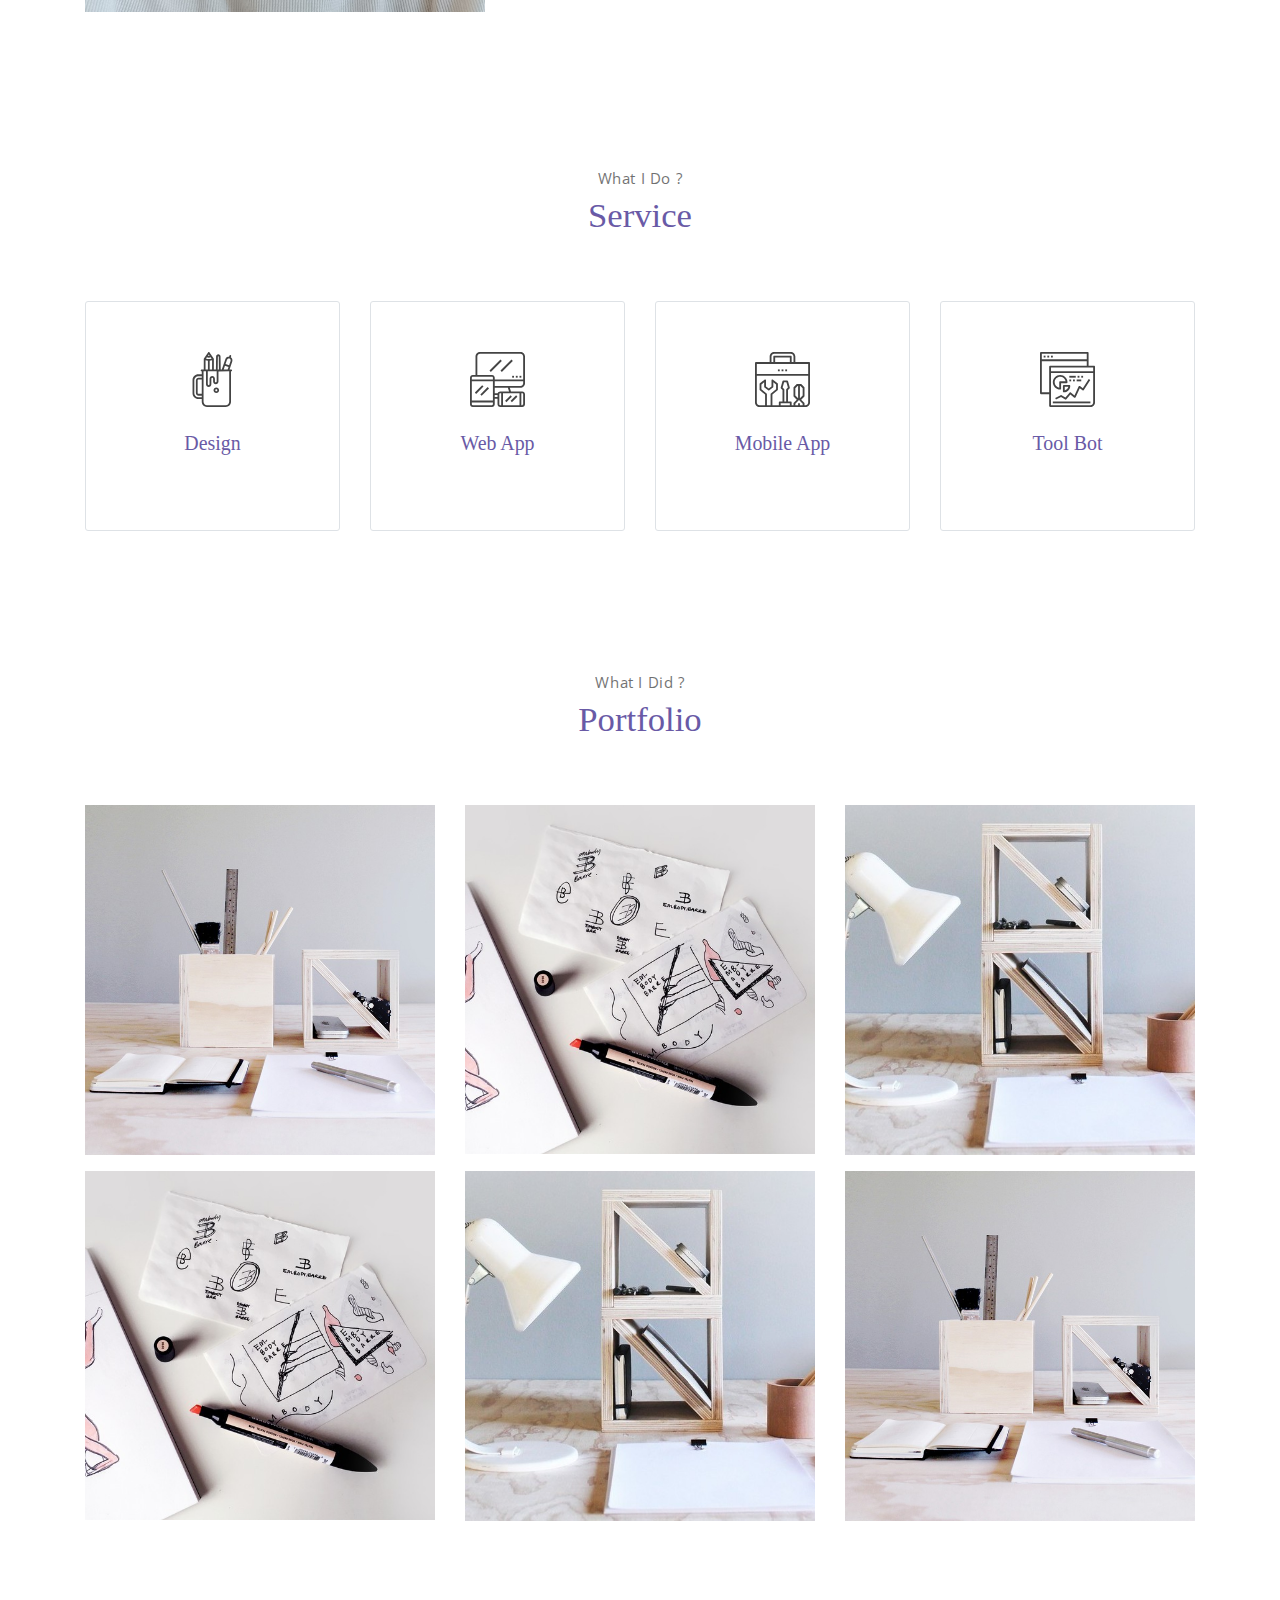
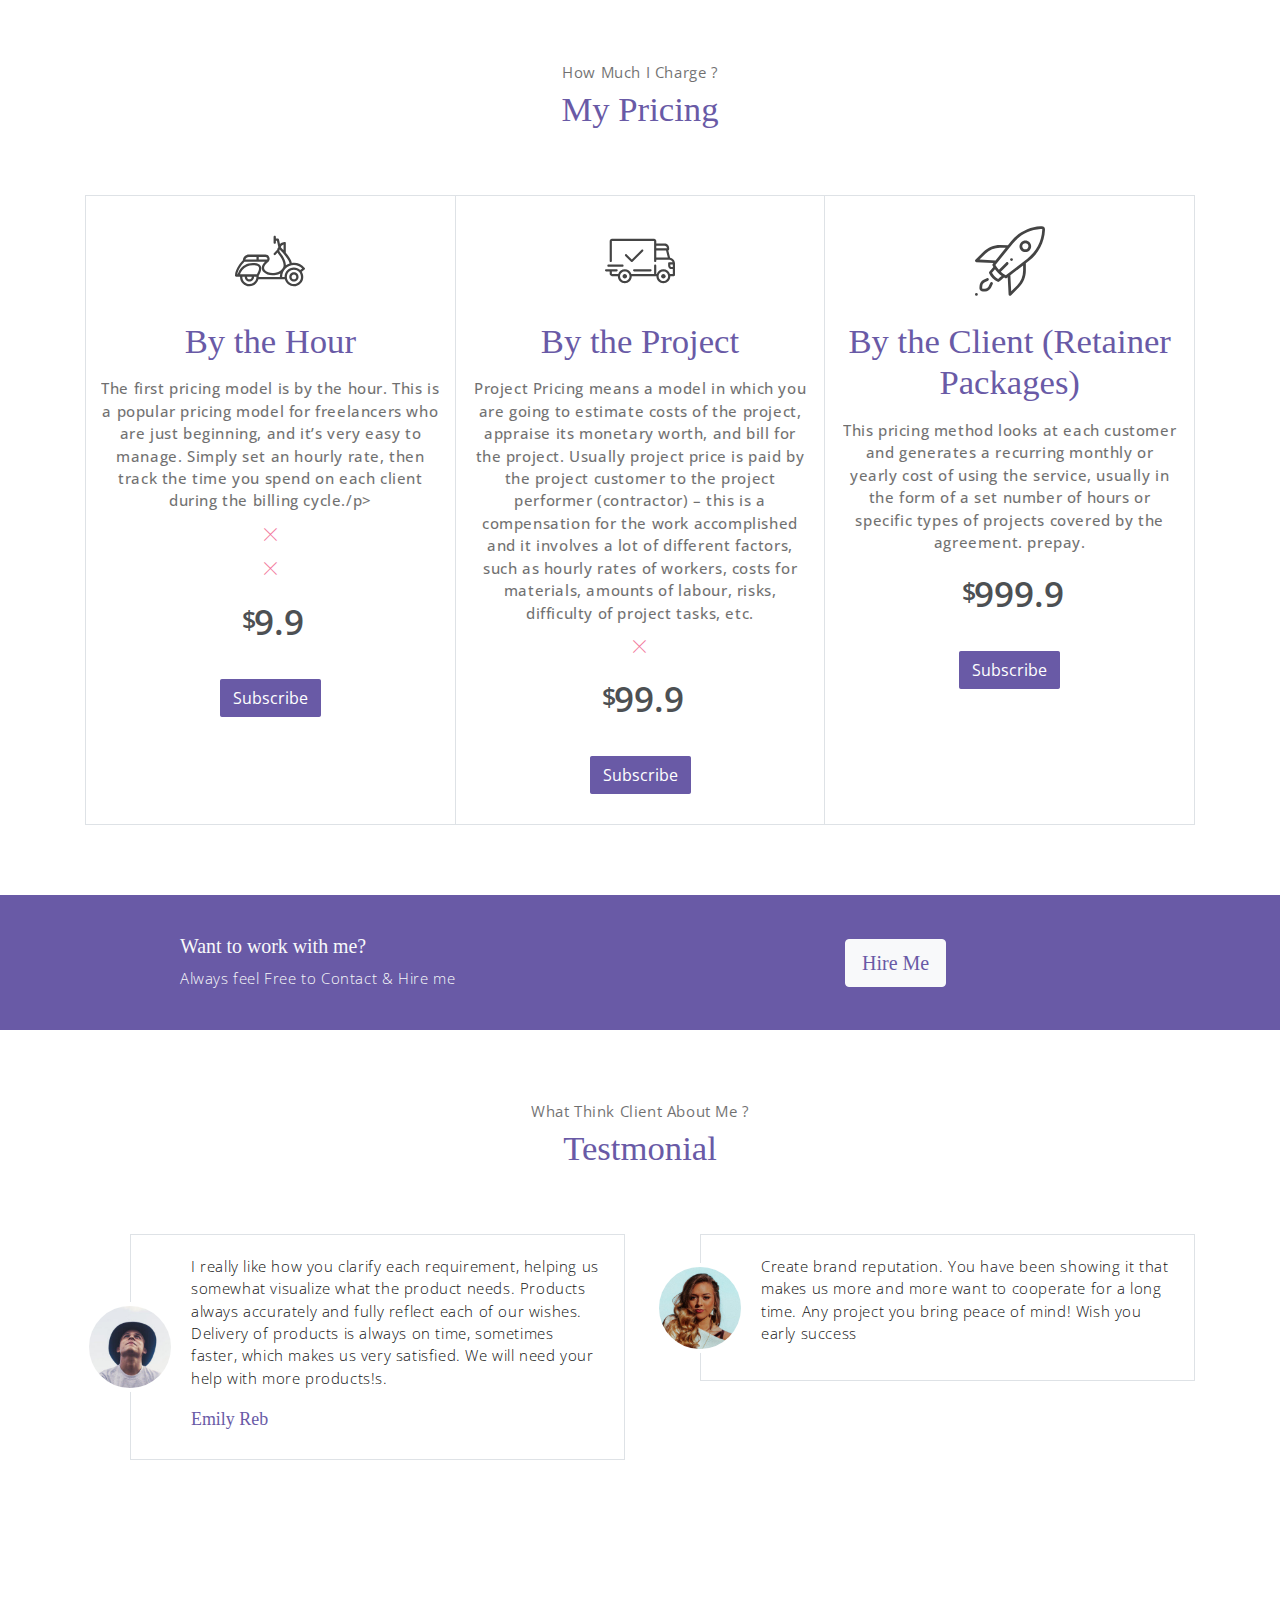
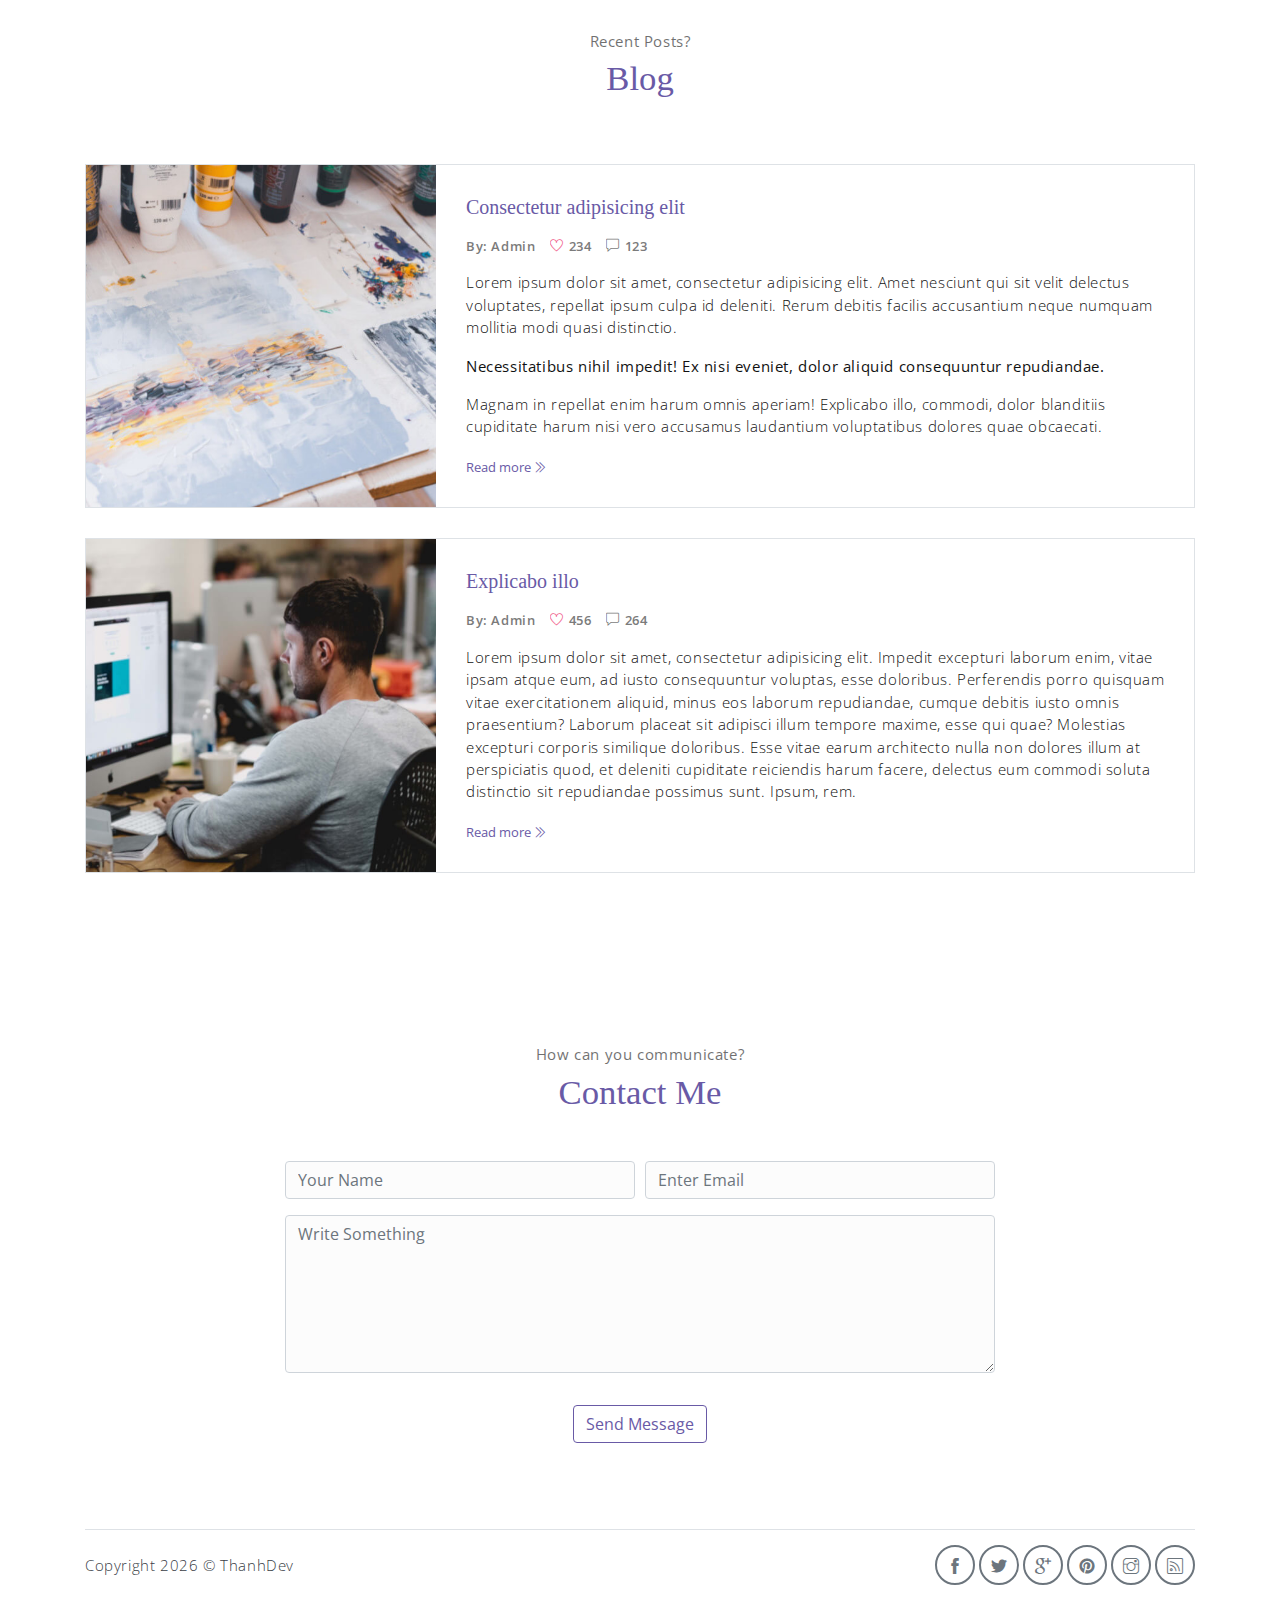
<file: index_eng.html>
<!DOCTYPE html>
<html lang="en">
<head>
	<meta charset="utf-8">
    <meta name="viewport" content="width=device-width, initial-scale=1, shrink-to-fit=no">
    <meta name="description" content="Start your development with Meyawo landing page.">
    <meta name="author" content="Devcrud">
    <title>Thanh Dev</title>
    <!-- font icons -->
    <link rel="stylesheet" href="assets/vendors/themify-icons/css/themify-icons.css">
    <!-- Bootstrap + Meyawo main styles -->
	<link rel="stylesheet" href="assets/css/meyawo.css">
</head>
<body data-spy="scroll" data-target=".navbar" data-offset="40" id="home">

    <!-- Page Navbar -->
    <nav class="custom-navbar" data-spy="affix" data-offset-top="20">
        <div class="container">
            <a class="logo" href="#">ThanhDev</a>         
            <ul class="nav">
                <li class="item">
                    <a class="link" href="https://thanhdev11.github.io/index.html">Phiên bản Tiếng Việt</a>
                </li>
                <li class="item">
                    <a class="link" href="#home">Home</a>
                </li>
                <li class="item">
                    <a class="link" href="#about">About</a>
                </li>
                <li class="item">
                    <a class="link" href="#portfolio">Portfolio</a>
                </li>
                <li class="item">
                    <a class="link" href="#service">Service</a>
                </li>
                <li class="item">
                    <a class="link" href="#pricing">Pricing</a>
                </li>
                <li class="item">
                    <a class="link" href="#blog">Blog</a>
                </li>
                <li class="item">
                    <a class="link" href="#contact">Contact</a>
                </li>
            </ul>
            <a href="javascript:void(0)" id="nav-toggle" class="hamburger hamburger--elastic">
                <div class="hamburger-box">
                  <div class="hamburger-inner"></div>
                </div>
            </a>
        </div>          
    </nav><!-- End of Page Navbar -->

    <!-- page header -->
    <header id="home" class="header">
        <div class="overlay"></div>
        <div class="header-content container">
            <h1 class="header-title">
                <span class="up">HI!</span>
                <span class="down">I am
                                    <br>Thanh Nguyen</span>
            </h1>
            <p class="header-subtitle">Software Engineering</p>            

            <a href="#service"><button class="btn btn-primary">Visit My Works</button></a>
        </div>              
    </header><!-- end of page header -->

    <!-- about section -->
    <section class="section pt-0" id="about">
        <!-- container -->
        <div class="container text-center">
            <!-- about wrapper -->
            <div class="about">
                <div class="about-img-holder">
                    <img src="./assets/imgs/avata.jpg" class="about-img" alt="Thanh Dev">
                </div>
                <div class="about-caption">
                    <p class="section-subtitle">Who Am I ?</p>
                    <h2 class="section-title mb-3">About Me</h2>
                    <p>
                        I'm an experienced software engineer who constantly seeks out innovative solutions to everyday problems. In my seven years in this industry, I've honed my analytical thinking and collaboration skills, and I love working with a team.
                    </p>
                </div>              
            </div><!-- end of about wrapper -->
        </div><!-- end of container -->
    </section> <!-- end of about section -->

    <!-- service section -->
    <section class="section" id="service">
        <div class="container text-center">
            <p class="section-subtitle">What I Do ?</p>
            <h6 class="section-title mb-6">Service</h6>
            <!-- row -->
            <div class="row">
                <div class="col-md-6 col-lg-3">
                    <div class="service-card">
                        <div class="body">
                            <img src="assets/imgs/pencil-case.svg" alt="Download free bootstrap 4 landing page, free boootstrap 4 templates, Download free bootstrap 4.1 landing page, free boootstrap 4.1.1 templates, meyawo Landing page" class="icon">
                            <h6 class="title">Design</h6>
                            <p class="subtitle">UI/UX design aims to create a positive user experience that encourages customers to stick with a brand or product.</p>
                        </div>
                    </div>
                </div>
                <div class="col-md-6 col-lg-3">
                    <div class="service-card">
                        <div class="body">
                            <img src="assets/imgs/responsive.svg" alt="Download free bootstrap 4 landing page, free boootstrap 4 templates, Download free bootstrap 4.1 landing page, free boootstrap 4.1.1 templates, meyawo Landing page" class="icon">
                            <h6 class="title">Web App</h6>
                            <p class="subtitle">A web application (web app) is an application program that is stored on a remote server and delivered over the internet through a browser interface.</p>
                        </div>
                    </div>
                </div>
                <div class="col-md-6 col-lg-3">
                    <div class="service-card">
                        <div class="body">
                            <img src="assets/imgs/toolbox.svg" alt="Download free bootstrap 4 landing page, free boootstrap 4 templates, Download free bootstrap 4.1 landing page, free boootstrap 4.1.1 templates, meyawo Landing page" class="icon">
                            <h6 class="title">Mobile App</h6>
                            <p class="subtitle">A mobile application or app is a computer program or software application designed to run on a mobile device such as a phone, tablet, or watch.</p>
                        </div>
                    </div>
                </div>
                <div class="col-md-6 col-lg-3">
                    <div class="service-card">
                        <div class="body">
                            <img src="assets/imgs/analytics.svg" alt="Download free bootstrap 4 landing page, free boootstrap 4 templates, Download free bootstrap 4.1 landing page, free boootstrap 4.1.1 templates, meyawo Landing page" class="icon">
                            <h6 class="title">Tool Bot</h6>
                            <p class="subtitle"> Python tools for software development, web scraping and development, data analysis and visualization, and machine learning.</p>
                        </div>
                    </div>
                </div>
            </div><!-- end of row -->
        </div>
    </section><!-- end of service section -->

    <!-- portfolio section -->
    <section class="section" id="portfolio">
        <div class="container text-center">
            <p class="section-subtitle">What I Did ?</p>
            <h6 class="section-title mb-6">Portfolio</h6>
            <!-- row -->
            <div class="row">
                <div class="col-md-4">
                    <a href="https://msjenbeautique.com" target="_blank" rel="noopener noreferrer" class="portfolio-card">
                        <img src="assets/imgs/folio-3.jpg" class="portfolio-card-img" alt="Download free bootstrap 4 landing page, free boootstrap 4 templates, Download free bootstrap 4.1 landing page, free boootstrap 4.1.1 templates, meyawo Landing page">    
                        <span class="portfolio-card-overlay">
                            <span class="portfolio-card-caption">
                                <h4>Web Designing</h5>
                                <p class="font-weight-normal">Category: Web Templates</p>
                            </span>                         
                        </span>                     
                    </a>
                </div>
                <div class="col-md-4">
                    <a href="https://shomeluxury.com/" target="_blank" rel="noopener noreferrer" class="portfolio-card">
                        <img class="portfolio-card-img" src="assets/imgs/folio-1.jpg" class="img-responsive rounded" alt="Download free bootstrap 4 landing page, free boootstrap 4 templates, Download free bootstrap 4.1 landing page, free boootstrap 4.1.1 templates, meyawo Landing page">
                        <span class="portfolio-card-overlay">
                            <span class="portfolio-card-caption">
                                <h4>Web Designing</h5>
                                <p class="font-weight-normal">Category: Web Templates</p>
                            </span>                         
                        </span>                         
                    </a>
                </div>
                <div class="col-md-4">
                    <a href="https://haiadalatvilla.com/" target="_blank" rel="noopener noreferrer" class="portfolio-card">
                        <img class="portfolio-card-img" src="assets/imgs/folio-2.jpg" class="img-responsive rounded" alt="Download free bootstrap 4 landing page, free boootstrap 4 templates, Download free bootstrap 4.1 landing page, free boootstrap 4.1.1 templates, meyawo Landing page">    
                        <span class="portfolio-card-overlay">
                            <span class="portfolio-card-caption">
                                <h4>Web Designing</h5>
                                <p class="font-weight-normal">Category: Web Templates</p>
                            </span>                         
                        </span>                     
                    </a>
                </div>
            </div>
            <div class="row mt-3">    
                <div class="col-md-4">
                    <a href="https://cbest.vn" target="_blank" rel="noopener noreferrer" class="portfolio-card">
                        <img src="assets/imgs/folio-1.jpg" class="portfolio-card-img" alt="Download free bootstrap 4 landing page, free boootstrap 4 templates, Download free bootstrap 4.1 landing page, free boootstrap 4.1.1 templates, meyawo Landing page">    
                        <span class="portfolio-card-overlay">
                            <span class="portfolio-card-caption">
                                <h4>Web Designing</h5>
                                <p class="font-weight-normal">Category: Web Templates</p>
                            </span>                         
                        </span>                     
                    </a>
                </div>
                <div class="col-md-4">
                    <a href="https://coolingtowerpro.com" target="_blank" rel="noopener noreferrer" class="portfolio-card">
                        <img class="portfolio-card-img" src="assets/imgs/folio-2.jpg" class="img-responsive rounded" alt="Download free bootstrap 4 landing page, free boootstrap 4 templates, Download free bootstrap 4.1 landing page, free boootstrap 4.1.1 templates, meyawo Landing page">
                        <span class="portfolio-card-overlay">
                            <span class="portfolio-card-caption">
                                <h4>Web Designing</h5>
                                <p class="font-weight-normal">Category: Web Templates</p>
                            </span>                         
                        </span>                         
                    </a>
                </div>
                <div class="col-md-4">
                    <a href="https://www.adenservices.com/en/" target="_blank" rel="noopener noreferrer" class="portfolio-card">
                        <img class="portfolio-card-img" src="assets/imgs/folio-3.jpg" class="img-responsive rounded" alt="Download free bootstrap 4 landing page, free boootstrap 4 templates, Download free bootstrap 4.1 landing page, free boootstrap 4.1.1 templates, meyawo Landing page">    
                        <span class="portfolio-card-overlay">
                            <span class="portfolio-card-caption">
                                <h4>Web Designing</h5>
                                <p class="font-weight-normal">Category: Web Templates</p>
                            </span>                         
                        </span>                     
                    </a>
                </div>
            </div><!-- end of row -->
        </div><!-- end of container -->
    </section> <!-- end of portfolio section -->

    <!-- pricing section -->
    <section class="section" id="pricing">
        <div class="container text-center">
            <p class="section-subtitle">How Much I Charge ?</p>
            <h6 class="section-title mb-6">My Pricing</h6>
            <!-- row -->
            <div class="pricing-wrapper">
                <div class="pricing-card">
                    <div class="pricing-card-header">
                        <img class="pricing-card-icon" src="assets/imgs/scooter.svg" alt="Download free bootstrap 4 landing page, free boootstrap 4 templates, Download free bootstrap 4.1 landing page, free boootstrap 4.1.1 templates, meyawo Landing page">
                    </div>
                    <div class="pricing-card-body">
                        <h6 class="pricing-card-title">By the Hour</h6>
                        <div class="pricing-card-list">
                            <p>The first pricing model is by the hour. This is a popular pricing model for freelancers who are just beginning, and it’s very easy to manage. Simply set an hourly rate, then track the time you spend on each client during the billing cycle./p>
                            <p><i class="ti-close"></i></p>
                            <p><i class="ti-close"></i></p>
                        </div>
                    </div>
                    <div class="pricing-card-footer">
                        <span>$</span>
                        <span>9.9</span>
                    </div>
                    <a href="#" class="btn btn-primary mt-3 pricing-card-btn">Subscribe</a>
                </div>
                <div class="pricing-card">
                    <div class="pricing-card-header">
                        <img class="pricing-card-icon" src="assets/imgs/shipped.svg" alt="Download free bootstrap 4 landing page, free boootstrap 4 templates, Download free bootstrap 4.1 landing page, free boootstrap 4.1.1 templates, meyawo Landing page">
                    </div>
                    <div class="pricing-card-body">
                        <h6 class="pricing-card-title">By the Project</h6>
                        <div class="pricing-card-list">
                            <p>Project Pricing means a model in which you are going to estimate costs of the project, appraise its monetary worth, and bill for the project. Usually project price is paid by the project customer to the project performer (contractor) – this is a compensation for the work accomplished and it involves a lot of different factors, such as hourly rates of workers, costs for materials, amounts of labour, risks, difficulty of project tasks, etc.</p>
                            <p><i class="ti-close"></i></p>
                        </div>
                    </div>
                    <div class="pricing-card-footer">
                        <span>$</span>
                        <span>99.9</span>
                    </div>
                    <a href="#" class="btn btn-primary mt-3 pricing-card-btn">Subscribe</a>
                </div>
                <div class="pricing-card">
                    <div class="pricing-card-header">
                        <img class="pricing-card-icon" src="assets/imgs/startup.svg" alt="Download free bootstrap 4 landing page, free boootstrap 4 templates, Download free bootstrap 4.1 landing page, free boootstrap 4.1.1 templates, meyawo Landing page">
                    </div>
                    <div class="pricing-card-body">
                        <h6 class="pricing-card-title">By the Client (Retainer Packages)</h6>
                        <div class="pricing-card-list">
                            <p>This pricing method looks at each customer and generates a recurring monthly or yearly cost of using the service, usually in the form of a set number of hours or specific types of projects covered by the agreement. prepay.</p>
                        </div>
                    </div>
                    <div class="pricing-card-footer">
                        <span>$</span>
                        <span>999.9</span>
                    </div>
                    <a href="#" class="btn btn-primary mt-3 pricing-card-btn">Subscribe</a>
                </div>

            </div><!-- end of pricing wrapper -->
        </div> <!-- end of container -->
    </section><!-- end of pricing section -->

    <!-- section -->
    <section class="section-sm bg-primary">
        <!-- container -->
        <div class="container text-center text-sm-left">
            <!-- row -->
            <div class="row align-items-center">
                <div class="col-sm offset-md-1 mb-4 mb-md-0">
                    <h6 class="title text-light">Want to work with me?</h6>
                    <p class="m-0 text-light">Always feel Free to Contact & Hire me</p>
                </div>
                <div class="col-sm offset-sm-2 offset-md-3">
                    <button class="btn btn-lg my-font btn-light rounded"><a href="#contact">Hire Me</a></button>
                </div>
            </div> <!-- end of row -->
        </div> <!-- end of container -->
    </section> <!-- end of section -->

    <!-- testimonial section -->
    <section class="section" id="testmonial">
        <div class="container text-center">
            <p class="section-subtitle">What Think Client About Me ?</p>
            <h6 class="section-title mb-6">Testmonial</h6>

            <!-- row -->
            <div class="row">
                <div class="col-md-6">
                    <div class="testimonial-card">
                        <div class="testimonial-card-img-holder">
                            <img src="assets/imgs/avatar2.jpg" class="testimonial-card-img" alt="Download free bootstrap 4 landing page, free boootstrap 4 templates, Download free bootstrap 4.1 landing page, free boootstrap 4.1.1 templates, meyawo Landing page">                           
                        </div>
                        <div class="testimonial-card-body">
                            <p class="testimonial-card-subtitle">I really like how you clarify each requirement, helping us somewhat visualize what the product needs. Products always accurately and fully reflect each of our wishes. Delivery of products is always on time, sometimes faster, which makes us very satisfied. We will need your help with more products!s.</p>
                            <h6 class="testimonial-card-title">Emily Reb</h6>
                        </div>
                    </div>
                </div>
                <div class="col-md-6">
                    <div class="testimonial-card">
                        <div class="testimonial-card-img-holder">
                            <img src="assets/imgs/avatar3.jpg" class="testimonial-card-img" alt="Download free bootstrap 4 landing page, free boootstrap 4 templates, Download free bootstrap 4.1 landing page, free boootstrap 4.1.1 templates, meyawo Landing page">                        
                        </div>
                        <div class="testimonial-card-body">
                            <p class="testimonial-card-subtitle">Create brand reputation. You have been showing it that makes us more and more want to cooperate for a long time. Any project you bring peace of mind! Wish you early success</h6>
                        </div>
                    </div>
                </div>
            </div>
        </div> <!-- end of container -->
    </section> <!-- end of testimonial section -->
    
    <!-- blog section -->
    <section class="section" id="blog">
        <!-- container -->
        <div class="container text-center">
            <p class="section-subtitle">Recent Posts?</p>
            <h6 class="section-title mb-6">Blog</h6>
            <!-- blog-wrapper -->
            <div class="blog-card">
                <div class="blog-card-header">
                    <img src="assets/imgs/img-1.jpg" class="blog-card-img" alt="Download free bootstrap 4 landing page, free boootstrap 4 templates, Download free bootstrap 4.1 landing page, free boootstrap 4.1.1 templates, meyawo Landing page">
                </div>
                <div class="blog-card-body">
                    <h5 class="blog-card-title">Consectetur adipisicing elit</h6>

                    <p class="blog-card-caption">
                        <a href="#">By: Admin</a>
                        <a href="#"><i class="ti-heart text-danger"></i> 234</a>
                        <a href="#"><i class="ti-comment"></i> 123</a>
                    </p>
                    <p>Lorem ipsum dolor sit amet, consectetur adipisicing elit. Amet nesciunt qui sit velit delectus voluptates, repellat ipsum culpa id deleniti. Rerum debitis facilis accusantium neque numquam mollitia modi quasi distinctio.</p>

                    <p><b>Necessitatibus nihil impedit! Ex nisi eveniet, dolor aliquid consequuntur repudiandae.</b></p>
                    <p>Magnam in repellat enim harum omnis aperiam! Explicabo illo, commodi, dolor blanditiis cupiditate harum nisi vero accusamus laudantium voluptatibus dolores quae obcaecati.</p>

                    <a href="#" class="blog-card-link">Read more <i class="ti-angle-double-right"></i></a>
                </div>
            </div><!-- end of blog wrapper -->

            <!-- blog-wrapper -->
            <div class="blog-card">
                <div class="blog-card-header">
                    <img src="assets/imgs/img-2.jpg" class="blog-card-img" alt="Download free bootstrap 4 landing page, free boootstrap 4 templates, Download free bootstrap 4.1 landing page, free boootstrap 4.1.1 templates, meyawo Landing page">
                </div>
                <div class="blog-card-body">
                    <h5 class="blog-card-title">Explicabo illo</h6>

                    <p class="blog-card-caption">
                        <a href="#">By: Admin</a>
                        <a href="#"><i class="ti-heart text-danger"></i> 456</a>
                        <a href="#"><i class="ti-comment"></i> 264</a>
                    </p>
                    
                    <p>Lorem ipsum dolor sit amet, consectetur adipisicing elit. Impedit excepturi laborum enim, vitae ipsam atque eum, ad iusto consequuntur voluptas, esse doloribus. Perferendis porro quisquam vitae exercitationem aliquid, minus eos laborum repudiandae, cumque debitis iusto omnis praesentium? Laborum placeat sit adipisci illum tempore maxime, esse qui quae? Molestias excepturi corporis similique doloribus. Esse vitae earum architecto nulla non dolores illum at perspiciatis quod, et deleniti cupiditate reiciendis harum facere, delectus eum commodi soluta distinctio sit repudiandae possimus sunt. Ipsum, rem.</p>

                    <a href="#" class="blog-card-link">Read more <i class="ti-angle-double-right"></i></a>
                </div>
            </div><!-- end of blog wrapper -->

        </div><!-- end of container -->
    </section><!-- end of blog section -->

    <!-- contact section -->
    <section class="section" id="contact">
        <div class="container text-center">
            <p class="section-subtitle">How can you communicate?</p>
            <h6 class="section-title mb-5">Contact Me</h6>
            <!-- contact form -->
            <form action="mailto:hthanh1192@gmail.com" method="post" enctype="text/plain" class="contact-form col-md-10 col-lg-8 m-auto">
                <div class="form-row">
                    <div class="form-group col-sm-6">
                        <input type="text" size="50" class="form-control" placeholder="Your Name" required>                 
                    </div>
                    <div class="form-group col-sm-6">
                        <input type="email" class="form-control" placeholder="Enter Email"requried>                 
                    </div>
                    <div class="form-group col-sm-12">
                        <textarea name="comment" id="comment" rows="6"   class="form-control" placeholder="Write Something"></textarea>
                    </div>
                    <div class="form-group col-sm-12 mt-3">
                        <input type="submit" value="Send Message" class="btn btn-outline-primary rounded">
                    </div>
                </div>  
            </form><!-- end of contact form -->
        </div><!-- end of container -->
    </section><!-- end of contact section -->

    <!-- footer -->
    <div class="container">
        <footer class="footer">       
            <p class="mb-0">Copyright <script>document.write(new Date().getFullYear())</script> &copy; <a href="https://thanhdev11.github.io/">ThanhDev</a></p>
            <div class="social-links text-right m-auto ml-sm-auto">
                <a href="https://www.facebook.com/thanhdev11it" class="link"><i class="ti-facebook"></i></a>
                <a href="javascript:void(0)" class="link"><i class="ti-twitter-alt"></i></a>
                <a href="javascript:void(0)" class="link"><i class="ti-google"></i></a>
                <a href="javascript:void(0)" class="link"><i class="ti-pinterest-alt"></i></a>
                <a href="javascript:void(0)" class="link"><i class="ti-instagram"></i></a>
                <a href="javascript:void(0)" class="link"><i class="ti-rss"></i></a>
            </div>
        </footer>
    </div> <!-- end of page footer -->
	
	<!-- core  -->
    <script src="assets/vendors/jquery/jquery-3.4.1.js"></script>
    <script src="assets/vendors/bootstrap/bootstrap.bundle.js"></script>

    <!-- bootstrap 3 affix -->
	<script src="assets/vendors/bootstrap/bootstrap.affix.js"></script>

    <!-- Meyawo js -->
    <script src="assets/js/meyawo.js"></script>

</body>
</html>
</file>
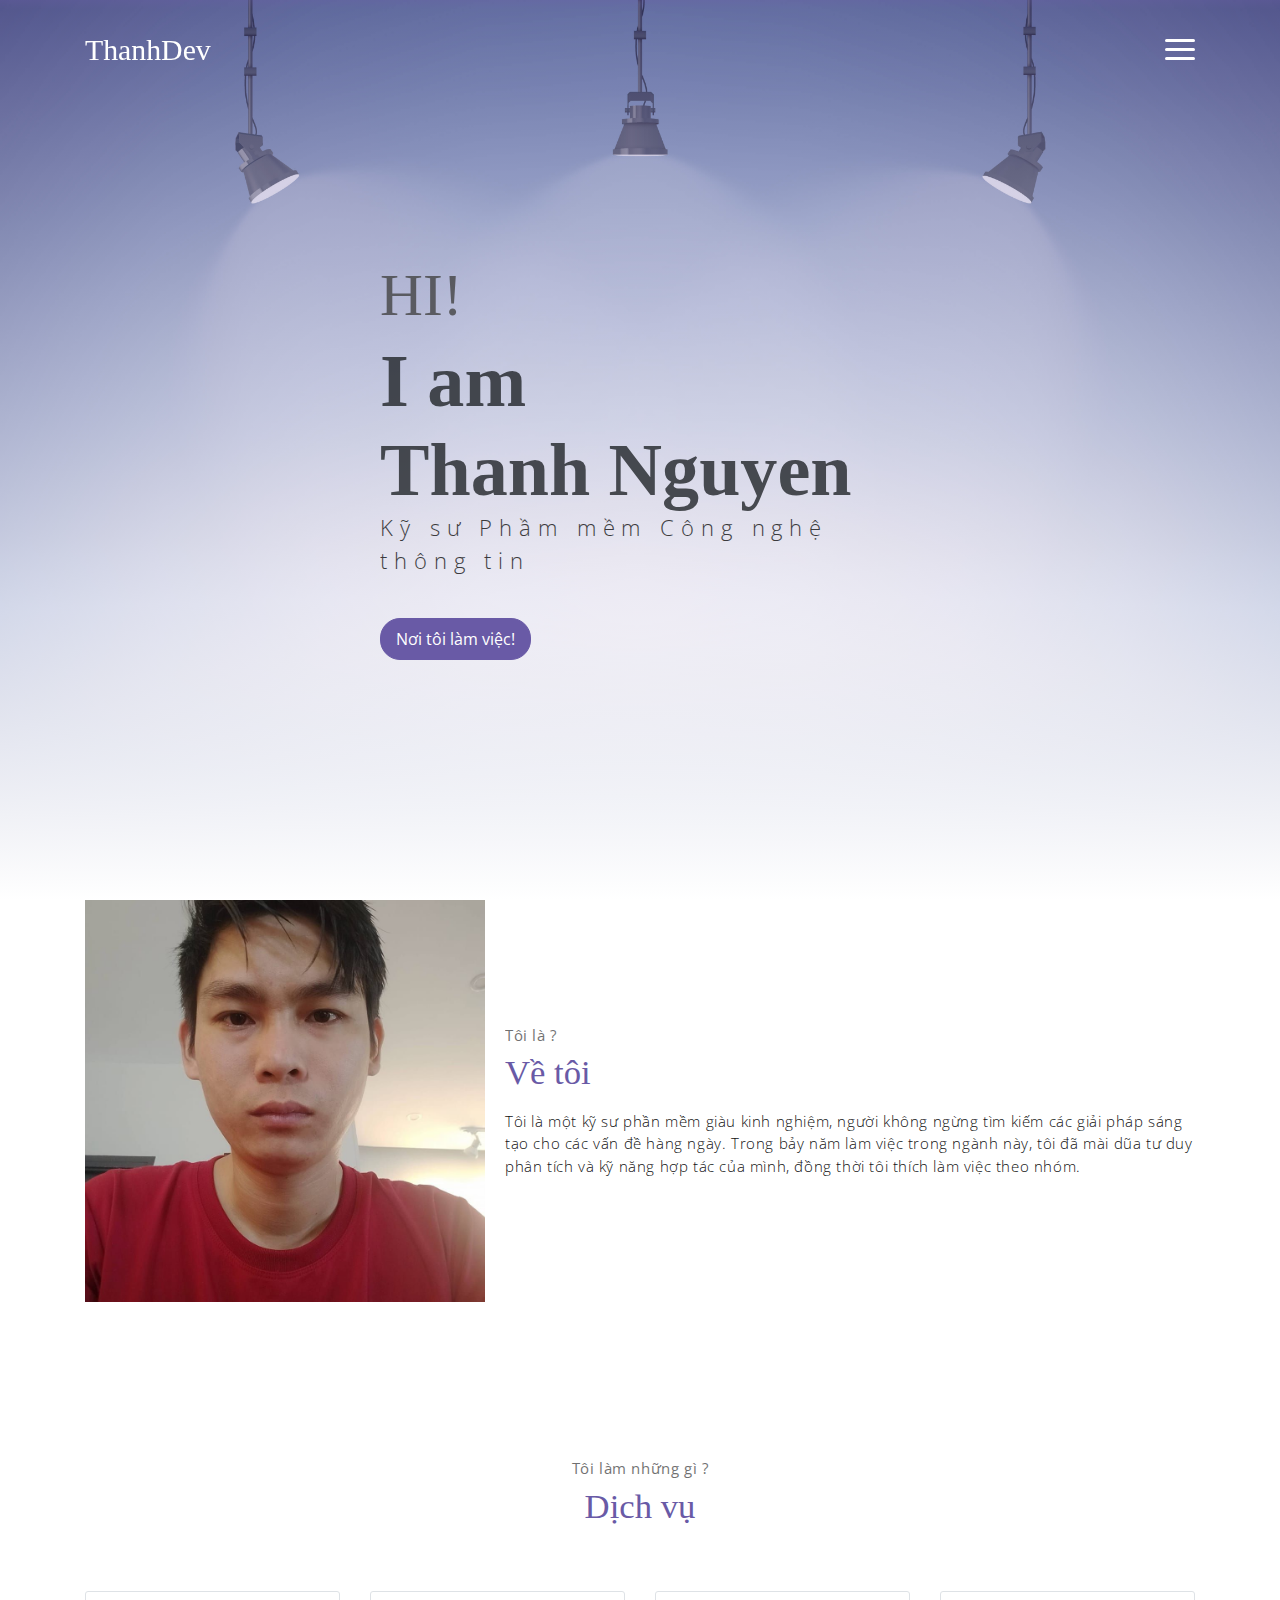
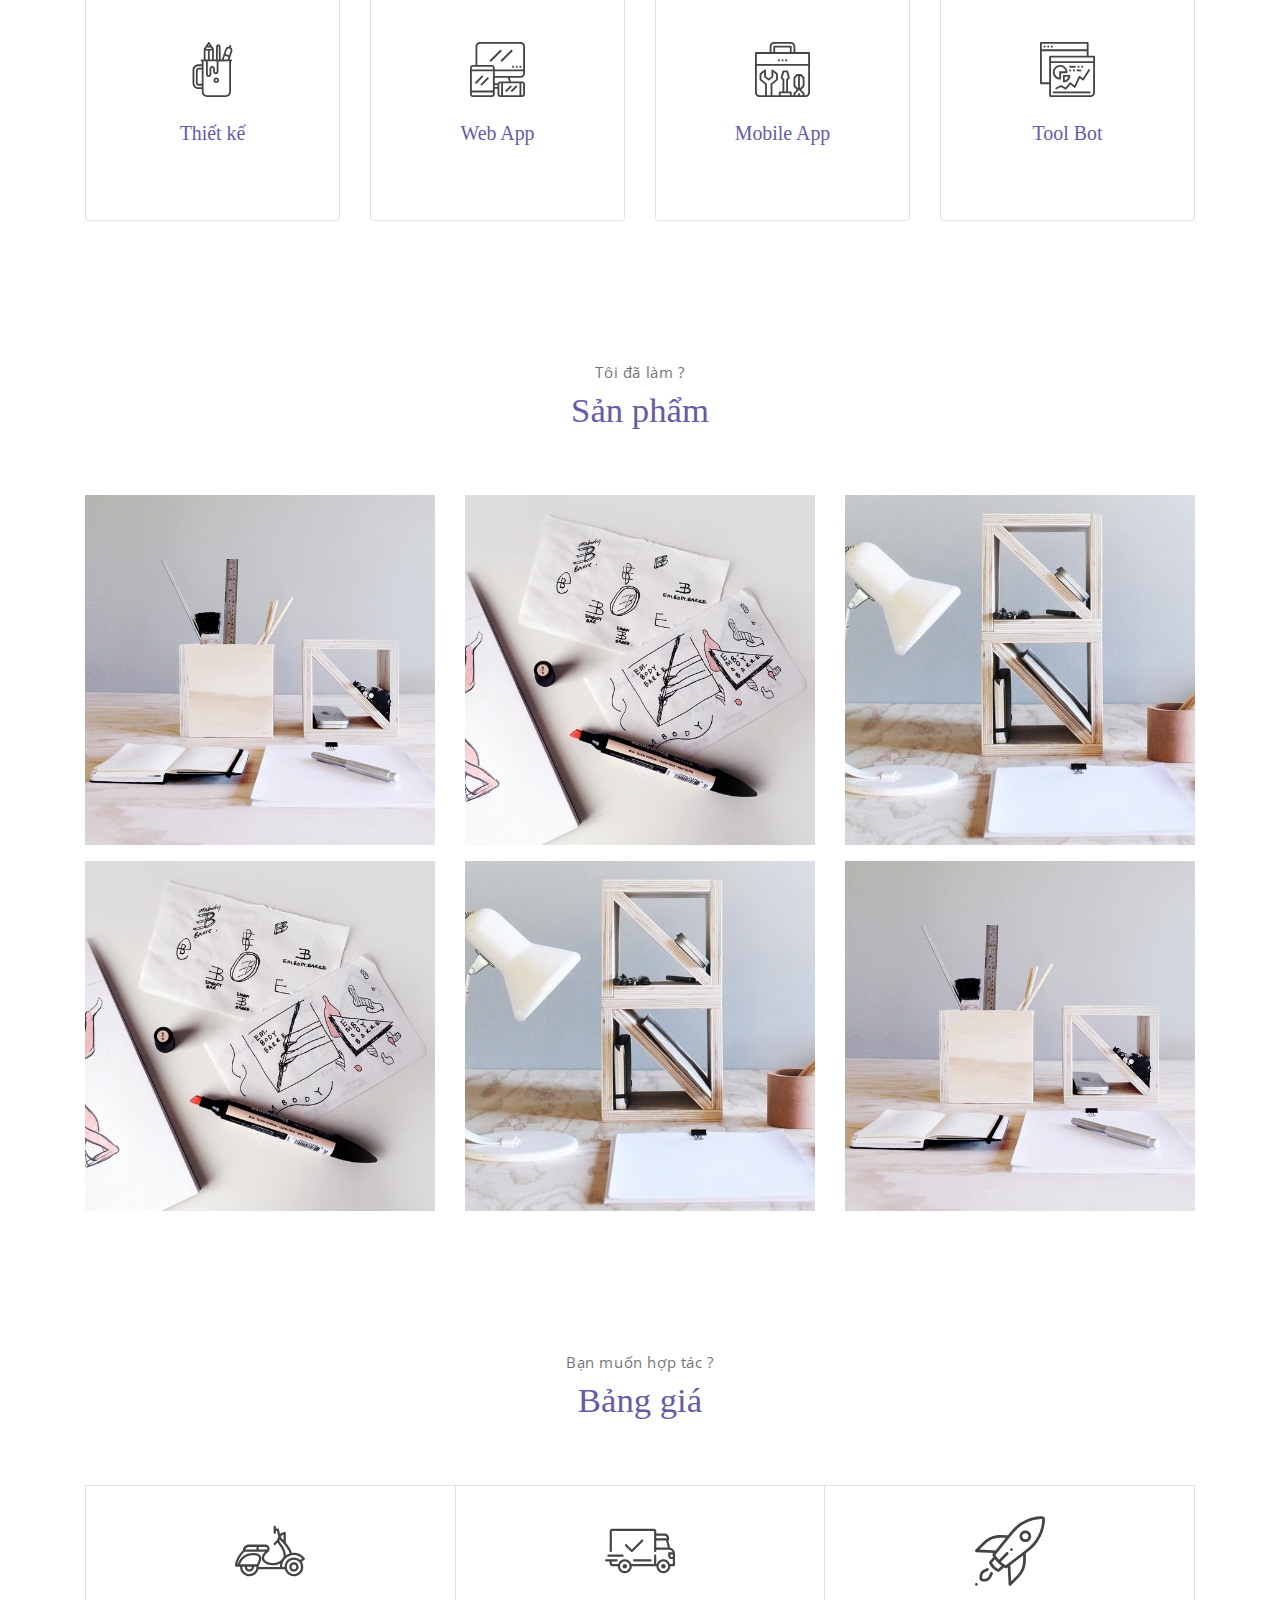
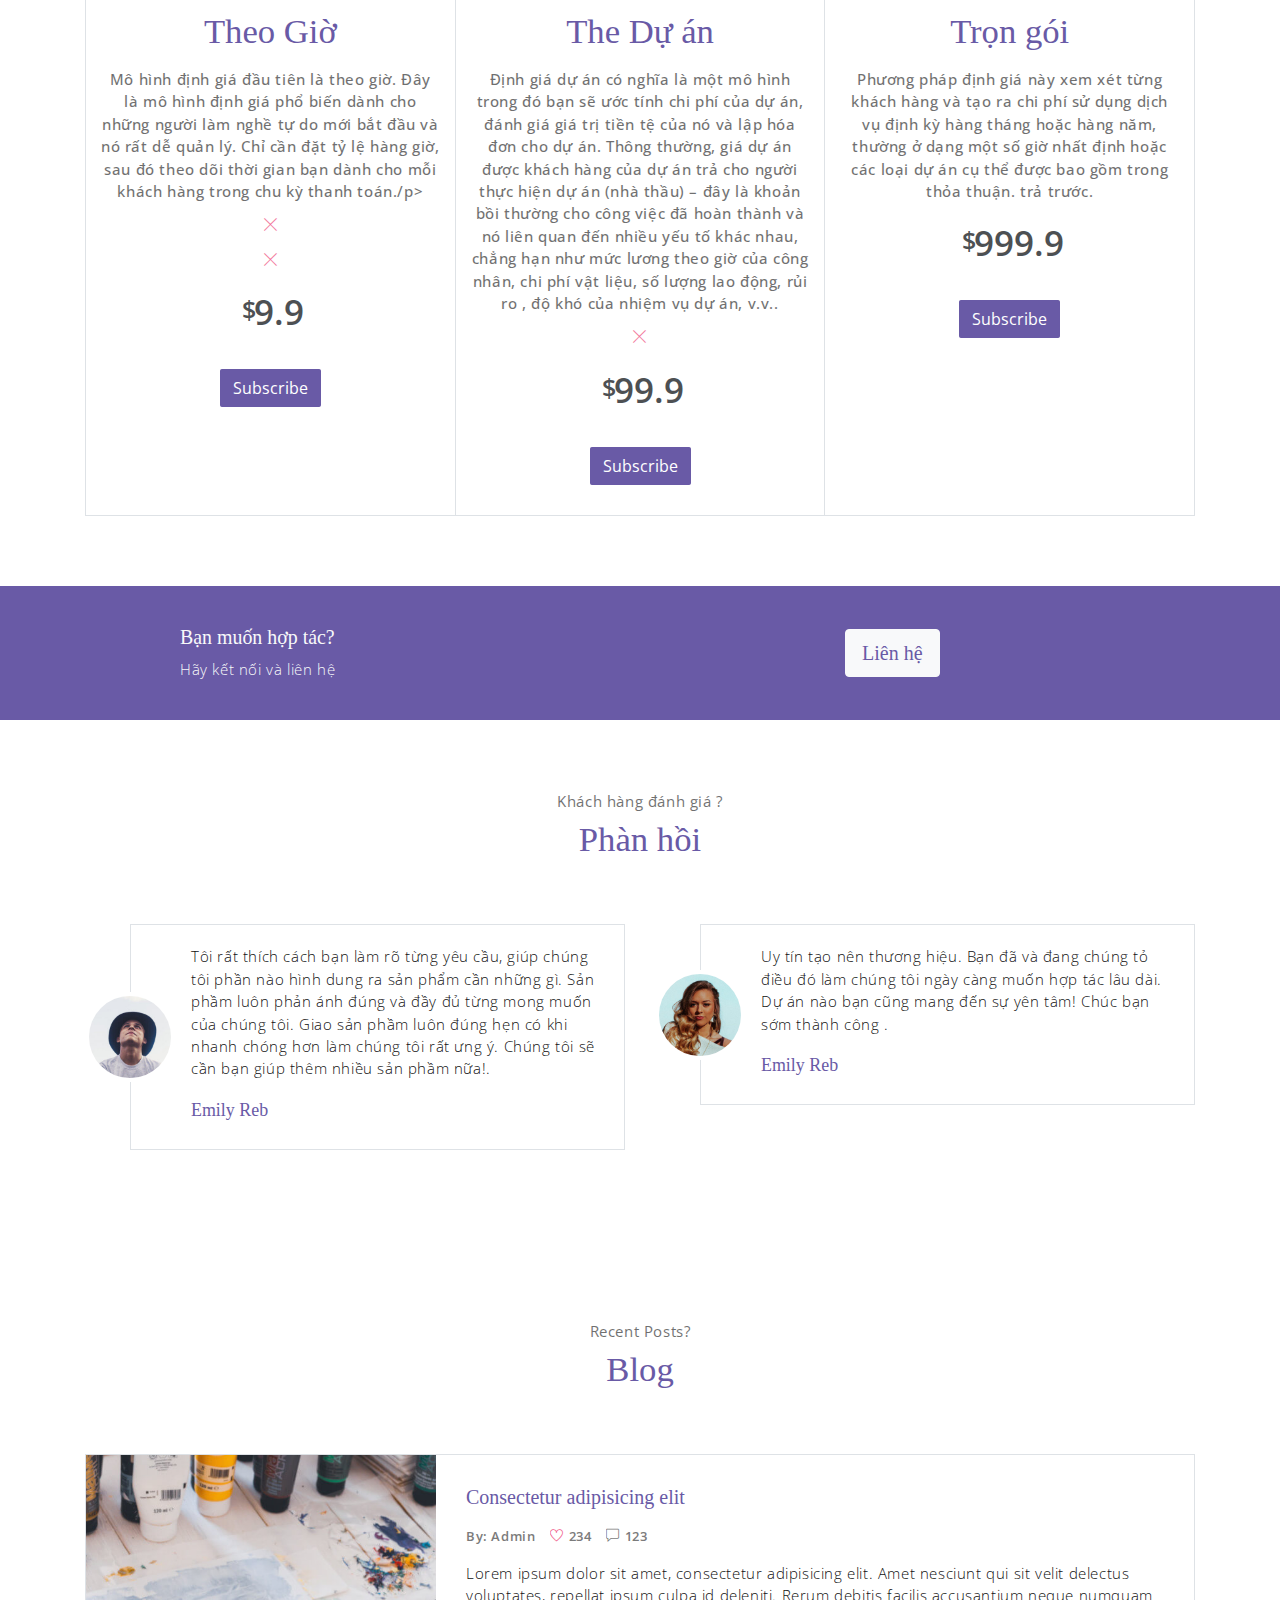
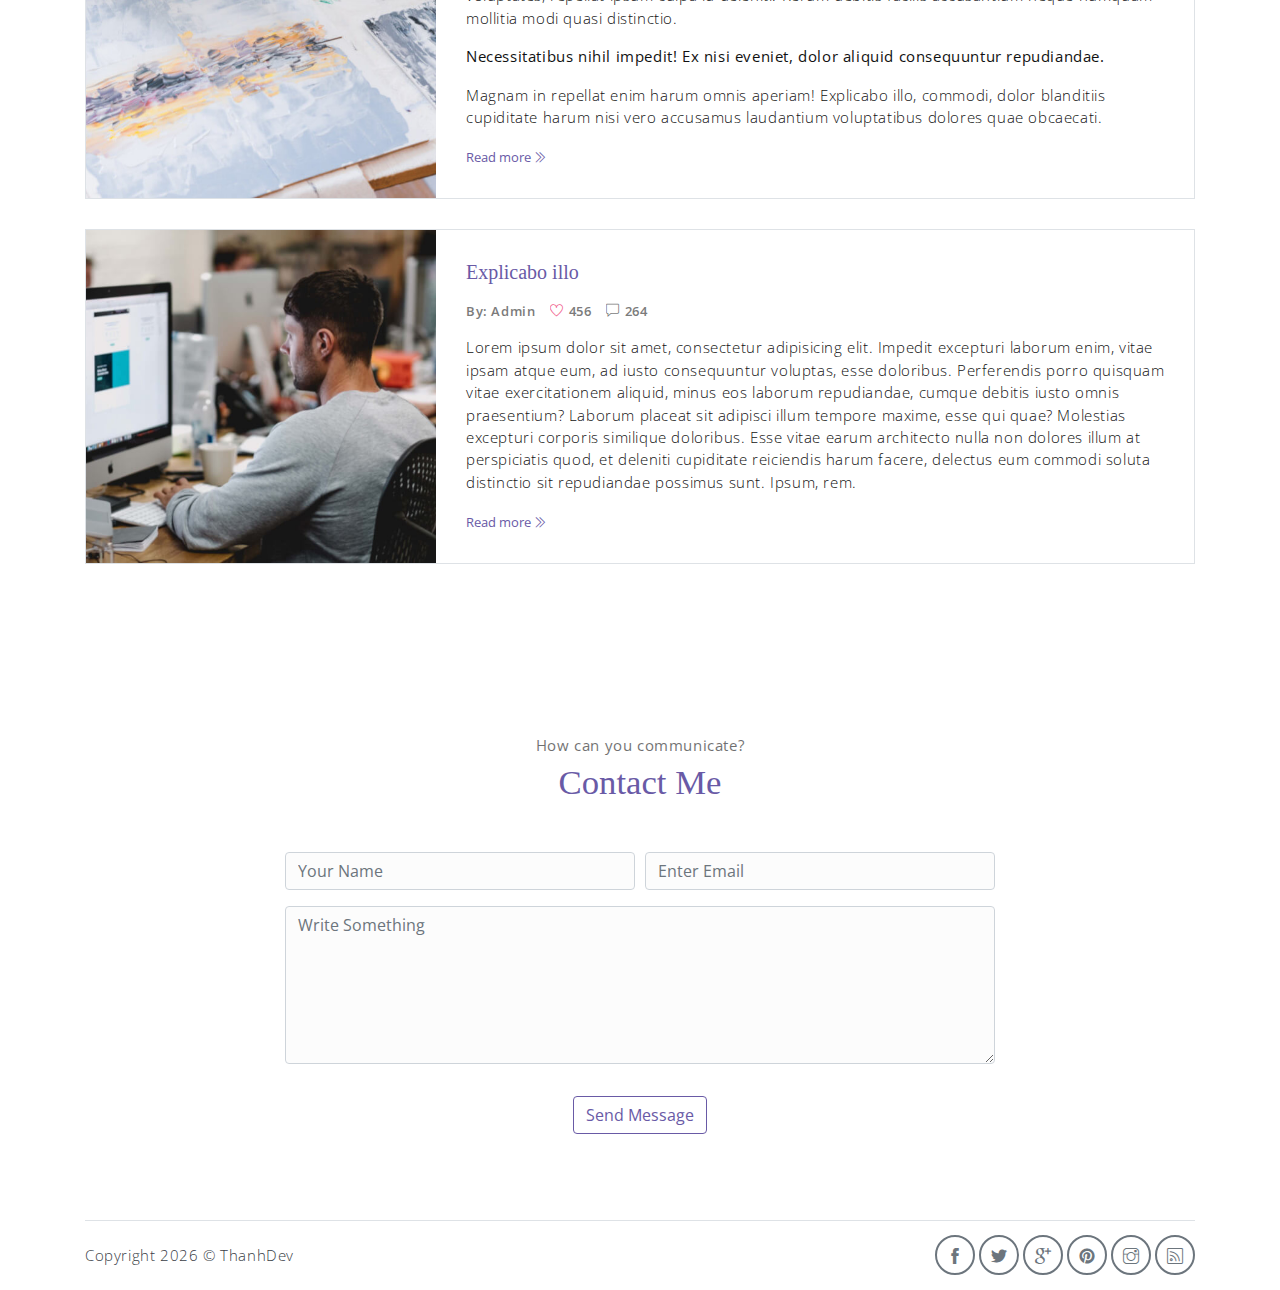
<file: index_vi.html>
<!DOCTYPE html>
<html lang="en">
<head>
	<meta charset="utf-8">
    <meta name="viewport" content="width=device-width, initial-scale=1, shrink-to-fit=no">
    <meta name="description" content="Start your development with Meyawo landing page.">
    <meta name="author" content="Devcrud">
    <title>Thanh Dev</title>
    <!-- font icons -->
    <link rel="stylesheet" href="assets/vendors/themify-icons/css/themify-icons.css">
    <!-- Bootstrap + Meyawo main styles -->
	<link rel="stylesheet" href="assets/css/meyawo.css">
</head>
<body data-spy="scroll" data-target=".navbar" data-offset="40" id="home">

    <!-- Page Navbar -->
    <nav class="custom-navbar" data-spy="affix" data-offset-top="20">
        <div class="container">
            <a class="logo" href="#">ThanhDev</a>         
            <ul class="nav">
                <li class="item">
                    <a class="link" href="#home">Trang chủ</a>
                </li>
                <li class="item">
                    <a class="link" href="#about">Giới thiệu</a>
                </li>
                <li class="item">
                    <a class="link" href="#portfolio">Sản phẩm</a>
                </li>
                <li class="item">
                    <a class="link" href="#service">Dịch vụ</a>
                </li>
                <li class="item">
                    <a class="link" href="#pricing">Báo giá</a>
                </li>
                <li class="item">
                    <a class="link" href="#blog">Bài viết</a>
                </li>
                <li class="item">
                    <a class="link" href="#contact">Liên hệ</a>
                </li>
            </ul>
            <a href="javascript:void(0)" id="nav-toggle" class="hamburger hamburger--elastic">
                <div class="hamburger-box">
                  <div class="hamburger-inner"></div>
                </div>
            </a>
        </div>          
    </nav><!-- End of Page Navbar -->

    <!-- page header -->
    <header id="home" class="header">
        <div class="overlay"></div>
        <div class="header-content container">
            <h1 class="header-title">
                <span class="up">HI!</span>
                <span class="down">I am
                                    <br>Thanh Nguyen</span>
            </h1>
            <p class="header-subtitle">Kỹ sư Phầm mềm Công nghệ thông tin</p>            

            <a href="#service"><button class="btn btn-primary">Nơi tôi làm việc!</button></a>
        </div>              
    </header><!-- end of page header -->

    <!-- about section -->
    <section class="section pt-0" id="about">
        <!-- container -->
        <div class="container text-center">
            <!-- about wrapper -->
            <div class="about">
                <div class="about-img-holder">
                    <img src="assets/imgs/avata.jpeg" class="about-img" alt="Download free bootstrap 4 landing page, free boootstrap 4 templates, Download free bootstrap 4.1 landing page, free boootstrap 4.1.1 templates, meyawo Landing page">
                </div>
                <div class="about-caption">
                    <p class="section-subtitle">Tôi là ?</p>
                    <h2 class="section-title mb-3">Về tôi</h2>
                    <p>
                        Tôi là một kỹ sư phần mềm giàu kinh nghiệm, người không ngừng tìm kiếm các giải pháp sáng tạo cho các vấn đề hàng ngày. Trong bảy năm làm việc trong ngành này, tôi đã mài dũa tư duy phân tích và kỹ năng hợp tác của mình, đồng thời tôi thích làm việc theo nhóm.
                    </p>
                </div>              
            </div><!-- end of about wrapper -->
        </div><!-- end of container -->
    </section> <!-- end of about section -->

    <!-- service section -->
    <section class="section" id="service">
        <div class="container text-center">
            <p class="section-subtitle">Tôi làm những gì ?</p>
            <h6 class="section-title mb-6">Dịch vụ</h6>
            <!-- row -->
            <div class="row">
                <div class="col-md-6 col-lg-3">
                    <div class="service-card">
                        <div class="body">
                            <img src="assets/imgs/pencil-case.svg" alt="Download free bootstrap 4 landing page, free boootstrap 4 templates, Download free bootstrap 4.1 landing page, free boootstrap 4.1.1 templates, meyawo Landing page" class="icon">
                            <h6 class="title">Thiết kế</h6>
                            <p class="subtitle">Thiết kế UI/UX nhằm mục đích tạo ra trải nghiệm người dùng tích cực, khuyến khích khách hàng gắn bó với thương hiệu hoặc sản phẩm.</p>
                        </div>
                    </div>
                </div>
                <div class="col-md-6 col-lg-3">
                    <div class="service-card">
                        <div class="body">
                            <img src="assets/imgs/responsive.svg" alt="Download free bootstrap 4 landing page, free boootstrap 4 templates, Download free bootstrap 4.1 landing page, free boootstrap 4.1.1 templates, meyawo Landing page" class="icon">
                            <h6 class="title">Web App</h6>
                            <p class="subtitle">Ứng dụng web (ứng dụng web) là một chương trình ứng dụng được lưu trữ trên máy chủ từ xa và được phân phối qua internet thông qua giao diện trình duyệt.</p>
                        </div>
                    </div>
                </div>
                <div class="col-md-6 col-lg-3">
                    <div class="service-card">
                        <div class="body">
                            <img src="assets/imgs/toolbox.svg" alt="Download free bootstrap 4 landing page, free boootstrap 4 templates, Download free bootstrap 4.1 landing page, free boootstrap 4.1.1 templates, meyawo Landing page" class="icon">
                            <h6 class="title">Mobile App</h6>
                            <p class="subtitle">Ứng dụng hoặc ứng dụng dành cho thiết bị di động là một chương trình máy tính hoặc ứng dụng phần mềm được thiết kế để chạy trên thiết bị di động như điện thoại, máy tính bảng hoặc đồng hồs.</p>
                        </div>
                    </div>
                </div>
                <div class="col-md-6 col-lg-3">
                    <div class="service-card">
                        <div class="body">
                            <img src="assets/imgs/analytics.svg" alt="Download free bootstrap 4 landing page, free boootstrap 4 templates, Download free bootstrap 4.1 landing page, free boootstrap 4.1.1 templates, meyawo Landing page" class="icon">
                            <h6 class="title">Tool Bot</h6>
                            <p class="subtitle">Một công cụ Python để phát triển phần mềm, quét và phát triển web, phân tích và trực quan hóa dữ liệu cũng như học máy.</p>
                        </div>
                    </div>
                </div>
            </div><!-- end of row -->
        </div>
    </section><!-- end of service section -->

    <!-- portfolio section -->
    <section class="section" id="portfolio">
        <div class="container text-center">
            <p class="section-subtitle">Tôi đã làm ?</p>
            <h6 class="section-title mb-6">Sản phẩm</h6>
            <!-- row -->
            <div class="row">
                <div class="col-md-4">
                    <a href="https://msjenbeautique.com" target="_blank" rel="noopener noreferrer" class="portfolio-card">
                        <img src="assets/imgs/folio-3.jpg" class="portfolio-card-img" alt="Download free bootstrap 4 landing page, free boootstrap 4 templates, Download free bootstrap 4.1 landing page, free boootstrap 4.1.1 templates, meyawo Landing page">    
                        <span class="portfolio-card-overlay">
                            <span class="portfolio-card-caption">
                                <h4>https://msjenbeautique.com</h5>
                                <p class="font-weight-normal">Category: Web Templates</p>
                            </span>                         
                        </span>                     
                    </a>
                </div>
                <div class="col-md-4">
                    <a href="https://shomeluxury.com/" target="_blank" rel="noopener noreferrer" class="portfolio-card">
                        <img class="portfolio-card-img" src="assets/imgs/folio-1.jpg" class="img-responsive rounded" alt="Download free bootstrap 4 landing page, free boootstrap 4 templates, Download free bootstrap 4.1 landing page, free boootstrap 4.1.1 templates, meyawo Landing page">
                        <span class="portfolio-card-overlay">
                            <span class="portfolio-card-caption">
                                <h4>https://shomeluxury.com/</h5>
                                <p class="font-weight-normal">Category: Web Templates</p>
                            </span>                         
                        </span>                         
                    </a>
                </div>
                <div class="col-md-4">
                    <a href="https://haiadalatvilla.com/" target="_blank" rel="noopener noreferrer" class="portfolio-card">
                        <img class="portfolio-card-img" src="assets/imgs/folio-2.jpg" class="img-responsive rounded" alt="Download free bootstrap 4 landing page, free boootstrap 4 templates, Download free bootstrap 4.1 landing page, free boootstrap 4.1.1 templates, meyawo Landing page">    
                        <span class="portfolio-card-overlay">
                            <span class="portfolio-card-caption">
                                <h4>https://haiadalatvilla.com/</h5>
                                <p class="font-weight-normal">Category: Web Templates</p>
                            </span>                         
                        </span>                     
                    </a>
                </div>
            </div>
            <div class="row mt-3">    
                <div class="col-md-4">
                    <a href="https://cbest.vn" target="_blank" rel="noopener noreferrer" class="portfolio-card">
                        <img src="assets/imgs/folio-1.jpg" class="portfolio-card-img" alt="Download free bootstrap 4 landing page, free boootstrap 4 templates, Download free bootstrap 4.1 landing page, free boootstrap 4.1.1 templates, meyawo Landing page">    
                        <span class="portfolio-card-overlay">
                            <span class="portfolio-card-caption">
                                <h4>https://cbest.vn</h5>
                                <p class="font-weight-normal">Category: Web Templates</p>
                            </span>                         
                        </span>                     
                    </a>
                </div>
                <div class="col-md-4">
                    <a href="https://coolingtowerpro.com" target="_blank" rel="noopener noreferrer" class="portfolio-card">
                        <img class="portfolio-card-img" src="assets/imgs/folio-2.jpg" class="img-responsive rounded" alt="Download free bootstrap 4 landing page, free boootstrap 4 templates, Download free bootstrap 4.1 landing page, free boootstrap 4.1.1 templates, meyawo Landing page">
                        <span class="portfolio-card-overlay">
                            <span class="portfolio-card-caption">
                                <h4>https://coolingtowerpro.com</h5>
                                <p class="font-weight-normal">Category: Web Templates</p>
                            </span>                         
                        </span>                         
                    </a>
                </div>
                <div class="col-md-4">
                    <a href="https://www.adenservices.com/en/" target="_blank" rel="noopener noreferrer" class="portfolio-card">
                        <img class="portfolio-card-img" src="assets/imgs/folio-3.jpg" class="img-responsive rounded" alt="Download free bootstrap 4 landing page, free boootstrap 4 templates, Download free bootstrap 4.1 landing page, free boootstrap 4.1.1 templates, meyawo Landing page">    
                        <span class="portfolio-card-overlay">
                            <span class="portfolio-card-caption">
                                <h4>https://www.adenservices.com/en/</h5>
                                <p class="font-weight-normal">Category: Web Templates</p>
                            </span>                         
                        </span>                     
                    </a>
                </div>
            </div><!-- end of row -->
        </div><!-- end of container -->
    </section> <!-- end of portfolio section -->

    <!-- pricing section -->
    <section class="section" id="pricing">
        <div class="container text-center">
            <p class="section-subtitle">Bạn muốn hợp tác ?</p>
            <h6 class="section-title mb-6">Bảng giá</h6>
            <!-- row -->
            <div class="pricing-wrapper">
                <div class="pricing-card">
                    <div class="pricing-card-header">
                        <img class="pricing-card-icon" src="assets/imgs/scooter.svg" alt="Download free bootstrap 4 landing page, free boootstrap 4 templates, Download free bootstrap 4.1 landing page, free boootstrap 4.1.1 templates, meyawo Landing page">
                    </div>
                    <div class="pricing-card-body">
                        <h6 class="pricing-card-title">Theo Giờ</h6>
                        <div class="pricing-card-list">
                            <p>Mô hình định giá đầu tiên là theo giờ. Đây là mô hình định giá phổ biến dành cho những người làm nghề tự do mới bắt đầu và nó rất dễ quản lý. Chỉ cần đặt tỷ lệ hàng giờ, sau đó theo dõi thời gian bạn dành cho mỗi khách hàng trong chu kỳ thanh toán./p>
                            <p><i class="ti-close"></i></p>
                            <p><i class="ti-close"></i></p>
                        </div>
                    </div>
                    <div class="pricing-card-footer">
                        <span>$</span>
                        <span>9.9</span>
                    </div>
                    <a href="#" class="btn btn-primary mt-3 pricing-card-btn">Subscribe</a>
                </div>
                <div class="pricing-card">
                    <div class="pricing-card-header">
                        <img class="pricing-card-icon" src="assets/imgs/shipped.svg" alt="Download free bootstrap 4 landing page, free boootstrap 4 templates, Download free bootstrap 4.1 landing page, free boootstrap 4.1.1 templates, meyawo Landing page">
                    </div>
                    <div class="pricing-card-body">
                        <h6 class="pricing-card-title">The Dự án</h6>
                        <div class="pricing-card-list">
                            <p>Định giá dự án có nghĩa là một mô hình trong đó bạn sẽ ước tính chi phí của dự án, đánh giá giá trị tiền tệ của nó và lập hóa đơn cho dự án. Thông thường, giá dự án được khách hàng của dự án trả cho người thực hiện dự án (nhà thầu) – đây là khoản bồi thường cho công việc đã hoàn thành và nó liên quan đến nhiều yếu tố khác nhau, chẳng hạn như mức lương theo giờ của công nhân, chi phí vật liệu, số lượng lao động, rủi ro , độ khó của nhiệm vụ dự án, v.v..</p>
                            <p><i class="ti-close"></i></p>
                        </div>
                    </div>
                    <div class="pricing-card-footer">
                        <span>$</span>
                        <span>99.9</span>
                    </div>
                    <a href="#" class="btn btn-primary mt-3 pricing-card-btn">Subscribe</a>
                </div>
                <div class="pricing-card">
                    <div class="pricing-card-header">
                        <img class="pricing-card-icon" src="assets/imgs/startup.svg" alt="Download free bootstrap 4 landing page, free boootstrap 4 templates, Download free bootstrap 4.1 landing page, free boootstrap 4.1.1 templates, meyawo Landing page">
                    </div>
                    <div class="pricing-card-body">
                        <h6 class="pricing-card-title">Trọn gói</h6>
                        <div class="pricing-card-list">
                            <p>Phương pháp định giá này xem xét từng khách hàng và tạo ra chi phí sử dụng dịch vụ định kỳ hàng tháng hoặc hàng năm, thường ở dạng một số giờ nhất định hoặc các loại dự án cụ thể được bao gồm trong thỏa thuận. trả trước.</p>
                        </div>
                    </div>
                    <div class="pricing-card-footer">
                        <span>$</span>
                        <span>999.9</span>
                    </div>
                    <a href="#" class="btn btn-primary mt-3 pricing-card-btn">Subscribe</a>
                </div>

            </div><!-- end of pricing wrapper -->
        </div> <!-- end of container -->
    </section><!-- end of pricing section -->

    <!-- section -->
    <section class="section-sm bg-primary">
        <!-- container -->
        <div class="container text-center text-sm-left">
            <!-- row -->
            <div class="row align-items-center">
                <div class="col-sm offset-md-1 mb-4 mb-md-0">
                    <h6 class="title text-light">Bạn muốn hợp tác?</h6>
                    <p class="m-0 text-light">Hãy kết nối và liên hệ</p>
                </div>
                <div class="col-sm offset-sm-2 offset-md-3">
                    <button class="btn btn-lg my-font btn-light rounded"><a href="#contact">Liên hệ</a></button>
                </div>
            </div> <!-- end of row -->
        </div> <!-- end of container -->
    </section> <!-- end of section -->

    <!-- testimonial section -->
    <section class="section" id="testmonial">
        <div class="container text-center">
            <p class="section-subtitle">Khách hàng đánh giá ?</p>
            <h6 class="section-title mb-6">Phàn hồi</h6>

            <!-- row -->
            <div class="row">
                <div class="col-md-6">
                    <div class="testimonial-card">
                        <div class="testimonial-card-img-holder">
                            <img src="assets/imgs/avatar2.jpg" class="testimonial-card-img" alt="Download free bootstrap 4 landing page, free boootstrap 4 templates, Download free bootstrap 4.1 landing page, free boootstrap 4.1.1 templates, meyawo Landing page">                           
                        </div>
                        <div class="testimonial-card-body">
                            <p class="testimonial-card-subtitle">Tôi rất thích cách bạn làm rõ từng yêu cầu, giúp chúng tôi phần nào hình dung ra sản phẩm cần những gì. Sản phầm luôn phản ánh đúng và đầy đủ từng mong muốn của chúng tôi. Giao sản phầm luôn đúng hẹn có khi nhanh chóng hơn làm chúng tôi rất ưng ý. Chúng tôi sẽ cần bạn giúp thêm nhiều sản phầm nữa!.</p>
                            <h6 class="testimonial-card-title">Emily Reb</h6>
                        </div>
                    </div>
                </div>
                <div class="col-md-6">
                    <div class="testimonial-card">
                        <div class="testimonial-card-img-holder">
                            <img src="assets/imgs/avatar3.jpg" class="testimonial-card-img" alt="Download free bootstrap 4 landing page, free boootstrap 4 templates, Download free bootstrap 4.1 landing page, free boootstrap 4.1.1 templates, meyawo Landing page">                        
                        </div>
                        <div class="testimonial-card-body">
                            <p class="testimonial-card-subtitle">Uy tín tạo nên thương hiệu. Bạn đã và đang chúng tỏ điều đó làm chúng tôi ngày càng muốn hợp tác lâu dài. Dự án nào bạn cũng mang đến sự yên tâm! Chúc bạn sớm thành công .</p>
                            <h6 class="testimonial-card-title">Emily Reb</h6>
                        </div>
                    </div>
                </div>
            </div>
        </div> <!-- end of container -->
    </section> <!-- end of testimonial section -->
    
    <!-- blog section -->
    <section class="section" id="blog">
        <!-- container -->
        <div class="container text-center">
            <p class="section-subtitle">Recent Posts?</p>
            <h6 class="section-title mb-6">Blog</h6>
            <!-- blog-wrapper -->
            <div class="blog-card">
                <div class="blog-card-header">
                    <img src="assets/imgs/img-1.jpg" class="blog-card-img" alt="Download free bootstrap 4 landing page, free boootstrap 4 templates, Download free bootstrap 4.1 landing page, free boootstrap 4.1.1 templates, meyawo Landing page">
                </div>
                <div class="blog-card-body">
                    <h5 class="blog-card-title">Consectetur adipisicing elit</h6>

                    <p class="blog-card-caption">
                        <a href="#">By: Admin</a>
                        <a href="#"><i class="ti-heart text-danger"></i> 234</a>
                        <a href="#"><i class="ti-comment"></i> 123</a>
                    </p>
                    <p>Lorem ipsum dolor sit amet, consectetur adipisicing elit. Amet nesciunt qui sit velit delectus voluptates, repellat ipsum culpa id deleniti. Rerum debitis facilis accusantium neque numquam mollitia modi quasi distinctio.</p>

                    <p><b>Necessitatibus nihil impedit! Ex nisi eveniet, dolor aliquid consequuntur repudiandae.</b></p>
                    <p>Magnam in repellat enim harum omnis aperiam! Explicabo illo, commodi, dolor blanditiis cupiditate harum nisi vero accusamus laudantium voluptatibus dolores quae obcaecati.</p>

                    <a href="#" class="blog-card-link">Read more <i class="ti-angle-double-right"></i></a>
                </div>
            </div><!-- end of blog wrapper -->

            <!-- blog-wrapper -->
            <div class="blog-card">
                <div class="blog-card-header">
                    <img src="assets/imgs/img-2.jpg" class="blog-card-img" alt="Download free bootstrap 4 landing page, free boootstrap 4 templates, Download free bootstrap 4.1 landing page, free boootstrap 4.1.1 templates, meyawo Landing page">
                </div>
                <div class="blog-card-body">
                    <h5 class="blog-card-title">Explicabo illo</h6>

                    <p class="blog-card-caption">
                        <a href="#">By: Admin</a>
                        <a href="#"><i class="ti-heart text-danger"></i> 456</a>
                        <a href="#"><i class="ti-comment"></i> 264</a>
                    </p>
                    
                    <p>Lorem ipsum dolor sit amet, consectetur adipisicing elit. Impedit excepturi laborum enim, vitae ipsam atque eum, ad iusto consequuntur voluptas, esse doloribus. Perferendis porro quisquam vitae exercitationem aliquid, minus eos laborum repudiandae, cumque debitis iusto omnis praesentium? Laborum placeat sit adipisci illum tempore maxime, esse qui quae? Molestias excepturi corporis similique doloribus. Esse vitae earum architecto nulla non dolores illum at perspiciatis quod, et deleniti cupiditate reiciendis harum facere, delectus eum commodi soluta distinctio sit repudiandae possimus sunt. Ipsum, rem.</p>

                    <a href="#" class="blog-card-link">Read more <i class="ti-angle-double-right"></i></a>
                </div>
            </div><!-- end of blog wrapper -->

        </div><!-- end of container -->
    </section><!-- end of blog section -->

    <!-- contact section -->
    <section class="section" id="contact">
        <div class="container text-center">
            <p class="section-subtitle">How can you communicate?</p>
            <h6 class="section-title mb-5">Contact Me</h6>
            <!-- contact form -->
            <form action="mailto:hthanh1192@gmail.com" method="post" enctype="text/plain" class="contact-form col-md-10 col-lg-8 m-auto">
                <div class="form-row">
                    <div class="form-group col-sm-6">
                        <input type="text" size="50" class="form-control" placeholder="Your Name" required>                 
                    </div>
                    <div class="form-group col-sm-6">
                        <input type="email" class="form-control" placeholder="Enter Email"requried>                 
                    </div>
                    <div class="form-group col-sm-12">
                        <textarea name="comment" id="comment" rows="6"   class="form-control" placeholder="Write Something"></textarea>
                    </div>
                    <div class="form-group col-sm-12 mt-3">
                        <input type="submit" value="Send Message" class="btn btn-outline-primary rounded">
                    </div>
                </div>  
            </form><!-- end of contact form -->
        </div><!-- end of container -->
    </section><!-- end of contact section -->

    <!-- footer -->
    <div class="container">
        <footer class="footer">       
            <p class="mb-0">Copyright <script>document.write(new Date().getFullYear())</script> &copy; <a href="https://thanhdev11.github.io/">ThanhDev</a></p>
            <div class="social-links text-right m-auto ml-sm-auto">
                <a href="https://www.facebook.com/thanhdev11it" class="link"><i class="ti-facebook"></i></a>
                <a href="javascript:void(0)" class="link"><i class="ti-twitter-alt"></i></a>
                <a href="javascript:void(0)" class="link"><i class="ti-google"></i></a>
                <a href="javascript:void(0)" class="link"><i class="ti-pinterest-alt"></i></a>
                <a href="javascript:void(0)" class="link"><i class="ti-instagram"></i></a>
                <a href="javascript:void(0)" class="link"><i class="ti-rss"></i></a>
            </div>
        </footer>
    </div> <!-- end of page footer -->
	
	<!-- core  -->
    <script src="assets/vendors/jquery/jquery-3.4.1.js"></script>
    <script src="assets/vendors/bootstrap/bootstrap.bundle.js"></script>

    <!-- bootstrap 3 affix -->
	<script src="assets/vendors/bootstrap/bootstrap.affix.js"></script>

    <!-- Meyawo js -->
    <script src="assets/js/meyawo.js"></script>

</body>
</html>
</file>
<file: web/css/style.css>
@font-face{font-family:Roboto;font-style:normal;font-weight:400;font-display:swap;src:url(../font/BO/RobotoCondensed-Regular.woff2) format('woff2'),url(../font/BO/RobotoCondensed-Regular.woff) format('woff')}@font-face{font-family:Roboto;font-style:normal;font-weight:500;font-display:swap;src:url(../font/BO/RobotoCondensed-Medium.woff2) format('woff2'),url(../font/BO/RobotoCondensed-Medium.woff) format('woff')}@font-face{font-family:Roboto;font-style:normal;font-weight:700;font-display:swap;src:url(../font/BO/Roboto-Bold.woff2) format('woff2'),url(../font/BO/Roboto-Bold.woff) format('woff')}*{margin:0;padding:0;box-sizing:border-box}body{font-family:Roboto,sans-serif;overflow-x:hidden}.header{position:sticky;top:0;background:#fff;box-shadow:0 2px 10px rgba(0,0,0,.1);z-index:1000;padding:12px 0}.logo-container{display:flex;align-items:center;gap:10px}.logo{width:50px;height:50px;border-radius:50%;overflow:hidden;display:flex;align-items:center;justify-content:center}.logo img{width:100%;height:100%;object-fit:cover}.cta-buttons{display:flex;gap:8px;flex-wrap:wrap}.btn-call{background:#dc3545;color:#fff;border:none;padding:8px 16px;border-radius:25px;font-size:14px;font-weight:500;white-space:nowrap}.btn-book{background:#0d6efd;color:#fff;border:none;padding:8px 16px;border-radius:25px;font-size:14px;font-weight:500;white-space:nowrap}.menu-toggle{background:0 0;border:none;font-size:28px;color:#333;cursor:pointer}.sidebar{position:fixed;top:0;right:-300px;width:300px;height:100vh;background:#fff;box-shadow:-2px 0 10px rgba(0,0,0,.2);transition:right .3s ease;z-index:2000;padding:20px}.sidebar.active{right:0}.sidebar-overlay{position:fixed;top:0;left:0;width:100%;height:100%;background:rgba(0,0,0,.5);display:none;z-index:1999}.sidebar-overlay.active{display:block}.sidebar-close{background:0 0;border:none;font-size:28px;float:right;cursor:pointer}.sidebar-menu{list-style:none;padding:40px 0}.sidebar-menu li{padding:15px 0;border-bottom:1px solid #eee}.sidebar-menu a{text-decoration:none;color:#333;font-size:18px;font-weight:500;display:block}.hero{padding:0}.hero-slide{min-height:440px;background-size:contain;background-position:center;background-repeat:no-repeat;position:relative;display:flex;align-items:center;background-color:#0a58ca}.hero-overlay{position:absolute;top:0;left:0;width:100%;height:100%;background:#0a58ca}.hero-content{position:relative;z-index:2;color:#fff;text-align:center;padding:60px 20px}.hero-content h1{font-size:24px;font-weight:700;margin-bottom:15px}.hero-content p{font-size:16px;margin-bottom:0}.carousel-indicators{bottom:20px}.carousel-indicators [data-bs-target]{background-color:#090909}.carousel-indicators button{width:12px;height:12px;border-radius:50%}@media (min-width:768px){.hero-slide{min-height:600px}.hero-content h1{font-size:32px}.hero-content p{font-size:18px}}.mechanic-info-section{padding:40px 15px;background:linear-gradient(135deg,#f8f9fa 0,#e9ecef 100%)}.mechanic-card{max-width:900px;margin:0 auto;background:#fff;border-radius:20px;padding:30px;box-shadow:0 8px 25px rgba(0,0,0,.15);display:flex;gap:25px;align-items:center;border:3px solid #0d6efd}.mechanic-avatar{width:100px;height:100px;background:linear-gradient(135deg,#0d6efd,#0a58ca);border-radius:50%;display:flex;align-items:center;justify-content:center;font-size:45px;color:#fff;flex-shrink:0;box-shadow:0 4px 15px rgba(13,110,253,.3)}.mechanic-content{flex:1}.mechanic-header{display:flex;align-items:center;gap:15px;flex-wrap:wrap;margin-bottom:15px}.mechanic-header h3{font-size:22px;font-weight:700;color:#333;margin:0}.experience-badge{background:#ffc107;color:#000;padding:5px 15px;border-radius:20px;font-size:13px;font-weight:600}.mechanic-specialty{color:#555;font-size:15px;margin-bottom:12px;line-height:1.6}.mechanic-specialty i{color:#0d6efd;margin-right:8px}.mechanic-location{color:#555;font-size:15px;margin-bottom:20px;line-height:1.6}.mechanic-location i{color:#dc3545;margin-right:8px}.mechanic-location strong{color:#333}.mechanic-contact{display:flex;gap:10px;flex-wrap:wrap}.btn-contact-mechanic{background:#dc3545;color:#fff;border:none;padding:12px 25px;border-radius:25px;font-size:15px;font-weight:600;cursor:pointer;transition:all .3s ease;flex:1;min-width:200px}.btn-contact-mechanic:hover{background:#bb2d3b;transform:translateY(-2px);box-shadow:0 4px 12px rgba(220,53,69,.3)}.btn-zalo-mechanic{background:#0068ff;color:#fff;border:none;padding:12px 25px;border-radius:25px;font-size:15px;font-weight:600;text-decoration:none;display:inline-flex;align-items:center;gap:8px;transition:all .3s ease}.btn-zalo-mechanic:hover{background:#0052cc;transform:translateY(-2px);box-shadow:0 4px 12px rgba(0,104,255,.3);color:#fff}@media (max-width:768px){.mechanic-card{flex-direction:column;text-align:center;padding:25px 20px}.mechanic-avatar{width:80px;height:80px;font-size:35px}.mechanic-header{flex-direction:column;gap:10px}.mechanic-header h3{font-size:20px}.mechanic-contact{flex-direction:column}.btn-contact-mechanic,.btn-zalo-mechanic{width:100%;justify-content:center}}.pricing-section{padding:40px 15px;background:#f8f9fa}.pricing-table-wrapper{max-width:600px;margin:0 auto;background:#fff;border-radius:15px;padding:25px;box-shadow:0 4px 15px rgba(0,0,0,.1)}.pricing-table{width:100%;border-collapse:collapse;margin-bottom:20px}.pricing-table thead{background:linear-gradient(135deg,#0d6efd,#0a58ca);color:#fff}.pricing-table th{padding:15px;text-align:left;font-weight:600;font-size:16px}.pricing-table th:last-child{text-align:right}.pricing-table tbody tr{border-bottom:1px solid #e9ecef;transition:background .2s ease}.pricing-table tbody tr:hover{background:#f8f9fa}.pricing-table tbody tr.highlight-row{background:#fff3cd}.pricing-table tbody tr.highlight-row:hover{background:#ffe69c}.pricing-table td{padding:15px;font-size:15px}.pricing-table td i{color:#0d6efd;margin-right:10px;font-size:18px}.pricing-table td.price{text-align:right;font-weight:700;color:#dc3545;font-size:18px}.pricing-note{background:#d1ecf1;border-left:4px solid #0d6efd;padding:15px;border-radius:8px;display:flex;align-items:center;gap:10px;margin-bottom:20px}.pricing-note i{color:#0d6efd;font-size:20px;flex-shrink:0}.pricing-note p{margin:0;font-size:14px;color:#333;line-height:1.5}.btn-call-pricing{width:100%;background:#dc3545;color:#fff;border:none;padding:15px;border-radius:25px;font-size:16px;font-weight:600;cursor:pointer;transition:all .3s ease}.btn-call-pricing:hover{background:#bb2d3b;transform:translateY(-2px);box-shadow:0 4px 12px rgba(220,53,69,.3)}@media (max-width:576px){.pricing-table td,.pricing-table th{padding:12px 10px;font-size:14px}.pricing-table td.price{font-size:16px}.pricing-note{padding:12px}.pricing-note p{font-size:13px}}.social-cards{padding:30px 15px;background:#f8f9fa}.social-card{background:#fff;border-radius:15px;padding:20px;margin-bottom:20px;box-shadow:0 4px 15px rgba(0,0,0,.1);text-decoration:none;color:inherit;display:block;transition:transform .3s ease}.social-card:hover{transform:translateY(-5px)}.social-card-header{display:flex;align-items:center;gap:15px;margin-bottom:15px}.social-icon{width:60px;height:60px;border-radius:50%;display:flex;align-items:center;justify-content:center;font-size:30px;color:#fff}.facebook-icon{background:#1877f2}.tiktok-icon{background:#000}.social-card h3{font-size:18px;font-weight:700;margin-bottom:5px}.social-card p{color:#666;font-size:14px;margin:0}.services-section{padding:40px 15px}.section-title{font-size:24px;font-weight:700;text-align:center;margin-bottom:30px;color:#333}.service-card{background:#fff;border-radius:15px;overflow:hidden;box-shadow:0 4px 15px rgba(0,0,0,.1);margin:0 10px}.service-image{width:100%;height:200px;background:linear-gradient(135deg,#e3f2fd,#bbdefb);display:flex;align-items:center;justify-content:center;font-size:60px;color:#0d6efd}.service-content{padding:20px}.service-content h4{font-size:18px;font-weight:700;margin-bottom:10px}.service-content p{color:#666;font-size:14px;margin-bottom:15px}.btn-view{background:#0d6efd;color:#fff;border:none;padding:10px 20px;border-radius:25px;font-size:14px;width:100%}.video-card .service-image{background:linear-gradient(135deg,#000,#333);position:relative}.play-icon{position:absolute;width:60px;height:60px;background:rgba(255,255,255,.9);border-radius:50%;display:flex;align-items:center;justify-content:center;font-size:30px;color:#000}.reviews-section{padding:40px 15px;background:#f8f9fa}.review-card{background:#fff;border-radius:15px;padding:25px;margin:0 10px;box-shadow:0 4px 15px rgba(0,0,0,.1)}.review-header{display:flex;align-items:center;gap:15px;margin-bottom:15px}.review-avatar{width:50px;height:50px;border-radius:50%;background:linear-gradient(135deg,#0d6efd,#0a58ca);display:flex;align-items:center;justify-content:center;color:#fff;font-size:20px;font-weight:700}.review-info h5{font-size:16px;font-weight:700;margin-bottom:5px}.stars{color:#ffc107;font-size:14px}.review-text{color:#666;font-size:14px;line-height:1.6}.btn-all-reviews{background:#0d6efd;color:#fff;border:none;padding:12px 30px;border-radius:25px;font-size:16px;margin-top:30px;display:block;margin-left:auto;margin-right:auto}.booking-section{padding:40px 15px}.booking-form{background:#fff;border-radius:15px;padding:30px;box-shadow:0 4px 15px rgba(0,0,0,.1)}.form-label{font-weight:500;color:#333;margin-bottom:8px}.form-control,.form-select{border-radius:10px;padding:12px;border:2px solid #e9ecef}.form-control:focus,.form-select:focus{border-color:#0d6efd;box-shadow:0 0 0 .2rem rgba(13,110,253,.25)}.btn-submit{background:#dc3545;color:#fff;border:none;padding:12px;border-radius:25px;font-size:16px;font-weight:500;width:100%;margin-top:15px}.map-section{padding:40px 15px;background:#f8f9fa}.map-container{width:100%;height:400px;border-radius:15px;overflow:hidden;box-shadow:0 4px 15px rgba(0,0,0,.1)}.footer{background:#212529;color:#fff;padding:40px 15px 20px}.footer h4{font-size:20px;font-weight:700;margin-bottom:20px}.footer-info{margin-bottom:15px}.footer-info i{width:25px;color:#0d6efd}.footer-info a{color:#fff;text-decoration:none}.footer-info a:hover{color:#0d6efd}.social-icons{display:flex;gap:15px;margin-top:20px}.social-icons a{width:40px;height:40px;border-radius:50%;background:#0d6efd;display:flex;align-items:center;justify-content:center;color:#fff;font-size:18px;text-decoration:none;transition:transform .3s ease}.fab-messenger{background:linear-gradient(135deg,#00b2ff,#006aff)}.social-icons a:hover{transform:scale(1.1)}.footer-bottom{text-align:center;margin-top:30px;padding-top:20px;border-top:1px solid #495057;color:#adb5bd;font-size:14px}.trust-badges-section{padding:40px 15px;background:#fff}.trust-badge{text-align:center;padding:20px 10px;background:#f8f9fa;border-radius:12px;transition:transform .3s ease,box-shadow .3s ease}.trust-badge:hover{transform:translateY(-5px);box-shadow:0 4px 15px rgba(0,0,0,.1)}.trust-icon{width:60px;height:60px;margin:0 auto 15px;background:linear-gradient(135deg,#0d6efd,#0a58ca);border-radius:50%;display:flex;align-items:center;justify-content:center;font-size:28px;color:#fff}.trust-badge h5{font-size:16px;font-weight:700;color:#333;margin-bottom:8px}.trust-badge p{font-size:13px;color:#666;margin:0}@media (min-width:768px){.trust-badge h5{font-size:17px}.trust-badge p{font-size:14px}}.floating-call-bar{position:fixed;bottom:20px;left:50%;transform:translateX(-50%);z-index:999;animation:pulseFloat 5s infinite}@keyframes pulseFloat{0%,96%{transform:translateX(-50%) scale(1)}97%{transform:translateX(-50%) scale(1.05)}98%{transform:translateX(-50%) scale(1)}99%{transform:translateX(-50%) scale(1.05)}100%{transform:translateX(-50%) scale(1)}}.floating-call-button{background:linear-gradient(135deg,#dc3545,#bb2d3b);color:#fff;border:none;padding:12px 25px;border-radius:50px;display:flex;align-items:center;gap:12px;box-shadow:0 6px 25px rgba(220,53,69,.5);cursor:pointer;transition:all .3s ease;border:3px solid #fff}.floating-call-button:hover{transform:scale(1.08);box-shadow:0 8px 30px rgba(220,53,69,.7)}.floating-call-button:active{transform:scale(.95)}.call-icon-wrapper{width:45px;height:45px;background:#fff;border-radius:50%;display:flex;align-items:center;justify-content:center;animation:ringBell 3s infinite}@keyframes ringBell{0%,10%,20%{transform:rotate(0)}5%{transform:rotate(-15deg)}15%{transform:rotate(15deg)}100%,25%{transform:rotate(0)}}.call-icon-wrapper i{font-size:22px;color:#dc3545}.call-text{display:flex;flex-direction:column;align-items:flex-start;line-height:1.3}.call-name{font-size:16px;font-weight:700;white-space:nowrap}.call-subtitle{font-size:13px;font-weight:500;opacity:.95}@media (max-width:400px){.floating-call-button{padding:10px 20px;gap:10px}.call-icon-wrapper{width:40px;height:40px}.call-icon-wrapper i{font-size:20px}.call-name{font-size:14px}.call-subtitle{font-size:12px}}@media (max-width:360px){.call-name{font-size:13px}.call-subtitle{font-size:11px}}.scroll-top{position:fixed;bottom:20px;right:20px;width:50px;height:50px;border-radius:50%;background:#0d6efd;color:#fff;border:none;font-size:20px;display:none;align-items:center;justify-content:center;box-shadow:0 4px 15px rgba(0,0,0,.3);cursor:pointer;z-index:998;transition:transform .3s ease}.scroll-top.show{display:flex}.scroll-top:hover{transform:scale(1.1)}.carousel-control-next,.carousel-control-prev{width:40px;height:40px;background:rgba(0,0,0,.5);border-radius:50%;top:50%;transform:translateY(-50%)}.carousel-control-prev{left:-20px}.carousel-control-next{right:-20px}@media (min-width:768px){.hero h1{font-size:32px}.hero p{font-size:18px}.social-cards{display:flex;gap:20px}.social-card{flex:1}.section-title{font-size:32px}}@media (min-width:992px){.booking-form{max-width:800px;margin:0 auto}}.breadcrumb-item+.breadcrumb-item::before{content:"›";color:#6c757d;padding:0 8px}.breadcrumb-item.active{color:#6c757d}.hero-slide img{width:100%;height:100%;object-fit:contain}
</file>
<file: styles.css>
:root {
            --primary-color: #3b82f6;      /* Electric Blue */
            --secondary-color: #1e3a8a;    /* Dark Blue Accent */
            --accent-color: #60a5fa;       /* Light Blue Accent */
            --dark-bg: #0f172a;            /* Deep Navy */
            --light-bg: #1e293b;           /* Slate 800 - Used for cards in dark mode */
            --glass-bg: rgba(30, 41, 59, 0.7);
            --glass-border: rgba(255, 255, 255, 0.1);
            /* ── Text Color Tokens (missing before, caused black-on-dark bug) ── */
            --text-main: #f8fafc;          /* Near-white: body & headings */
            --text-muted: #94a3b8;         /* Slate-400: secondary text */
            --text-subtle: #64748b;        /* Slate-500: captions, metadata */
        }

        body {
            font-family: 'Inter', 'Segoe UI', Tahoma, Geneva, Verdana, sans-serif;
            color: #f8fafc;
            background-color: var(--dark-bg);
        }

        .hero-section {
            background: linear-gradient(135deg, var(--dark-bg) 0%, var(--secondary-color) 100%);
            color: white;
            padding: 100px 0 80px;
            position: relative;
            overflow: hidden;
        }

        .hero-section::before {
            content: '';
            position: absolute;
            top: 0;
            left: 0;
            right: 0;
            bottom: 0;
            background: url('data:image/svg+xml,<svg width="100" height="100" xmlns="http://www.w3.org/2000/svg"><defs><pattern id="grid" width="40" height="40" patternUnits="userSpaceOnUse"><path d="M 40 0 L 0 0 0 40" fill="none" stroke="rgba(255,255,255,0.05)" stroke-width="1"/></pattern></defs><rect width="100" height="100" fill="url(%23grid)"/></svg>');
            opacity: 0.3;
        }

        .hero-content {
            position: relative;
            z-index: 1;
        }

        .hero-animation {
            background: rgba(255, 255, 255, 0.1);
            border-radius: 20px;
            padding: 40px;
            backdrop-filter: blur(10px);
            border: 1px solid rgba(255, 255, 255, 0.2);
        }

        .integration-icon {
            width: 60px;
            height: 60px;
            background: white;
            border-radius: 12px;
            display: flex;
            align-items: center;
            justify-content: center;
            font-size: 24px;
            margin: 10px;
            box-shadow: 0 4px 6px rgba(0, 0, 0, 0.1);
            transition: transform 0.3s ease;
        }

        .integration-icon:hover {
            transform: translateY(-5px);
        }

        .btn-primary-custom {
            background: var(--accent-color);
            border: none;
            padding: 15px 40px;
            font-size: 18px;
            font-weight: 600;
            border-radius: 8px;
            transition: all 0.3s ease;
        }

        .btn-primary-custom:hover {
            background: var(--primary-color);
            transform: translateY(-2px);
            box-shadow: 0 10px 20px rgba(37, 99, 235, 0.3);
        }

        .btn-secondary-custom {
            background: transparent;
            border: 2px solid white;
            padding: 15px 40px;
            font-size: 18px;
            font-weight: 600;
            border-radius: 8px;
            color: white;
            transition: all 0.3s ease;
        }

        .btn-secondary-custom:hover {
            background: white;
            color: var(--primary-color);
        }

        .trust-section {
            background: white;
            padding: 40px 0;
            border-bottom: 1px solid #e2e8f0;
        }

        .trust-logos {
            display: flex;
            justify-content: center;
            align-items: center;
            flex-wrap: wrap;
            gap: 40px;
            opacity: 0.7;
        }

        .trust-logos i {
            font-size: 40px;
            color: #64748b;
        }

        .testimonial-card {
            background: var(--light-bg);
            padding: 30px;
            border-radius: 12px;
            border-left: 4px solid var(--accent-color);
            font-style: italic;
            margin-top: 20px;
        }

        .solutions-section {
            padding: 80px 0;
            background: white;
        }

        .solution-card {
            background: white;
            border-radius: 16px;
            padding: 40px;
            box-shadow: 0 4px 6px rgba(0, 0, 0, 0.07);
            transition: all 0.3s ease;
            height: 100%;
            border: 1px solid #e2e8f0;
        }

        .solution-card:hover {
            box-shadow: 0 20px 40px rgba(0, 0, 0, 0.12);
            transform: translateY(-5px);
        }

        .solution-icon {
            width: 70px;
            height: 70px;
            background: linear-gradient(135deg, var(--accent-color), var(--primary-color));
            border-radius: 16px;
            display: flex;
            align-items: center;
            justify-content: center;
            color: white;
            font-size: 32px;
            margin-bottom: 20px;
        }

        .tech-badge {
            display: inline-block;
            background: var(--light-bg);
            padding: 6px 14px;
            border-radius: 20px;
            font-size: 13px;
            margin: 4px;
            color: var(--primary-color);
            font-weight: 600;
        }

        .process-section {
            padding: 80px 0;
            background: var(--light-bg);
        }

        .process-step {
            position: relative;
            padding: 40px;
            background: white;
            border-radius: 16px;
            box-shadow: 0 4px 6px rgba(0, 0, 0, 0.07);
            margin-bottom: 30px;
        }

        .process-number {
            position: absolute;
            top: -20px;
            left: 40px;
            width: 50px;
            height: 50px;
            background: linear-gradient(135deg, var(--accent-color), var(--primary-color));
            border-radius: 50%;
            display: flex;
            align-items: center;
            justify-content: center;
            color: white;
            font-size: 24px;
            font-weight: bold;
            box-shadow: 0 4px 10px rgba(37, 99, 235, 0.3);
        }

        .footer {
            background: var(--dark-bg);
            color: white;
            padding: 60px 0 30px;
        }

        .footer a {
            color: #94a3b8;
            text-decoration: none;
            transition: color 0.3s ease;
        }

        .footer a:hover {
            color: var(--accent-color);
        }

        .section-title {
            font-size: 42px;
            font-weight: 700;
            margin-bottom: 20px;
        }

        .section-subtitle {
            font-size: 20px;
            color: #64748b;
            margin-bottom: 50px;
        }

        @keyframes float {
            0%, 100% { transform: translateY(0px); }
            50% { transform: translateY(-20px); }
        }

        .floating {
            animation: float 3s ease-in-out infinite;
        }
        :root {
            --primary-color: #3b82f6;      /* Electric Blue */
            --secondary-color: #1e3a8a;    /* Dark Blue Accent */
            --accent-color: #60a5fa;       /* Light Blue Accent */
            --dark-bg: #0f172a;            /* Deep Navy */
            --light-bg: #1e293b;           /* Slate 800 - Used for cards in dark mode */
            --glass-bg: rgba(30, 41, 59, 0.7);
            --glass-border: rgba(255, 255, 255, 0.1);
        }

        body {
            font-family: 'Inter', 'Segoe UI', Tahoma, Geneva, Verdana, sans-serif;
            color: #f8fafc;
            background-color: var(--dark-bg);
        }

        .hero-section {
            background: linear-gradient(135deg, var(--dark-bg) 0%, var(--secondary-color) 100%);
            color: white;
            padding: 120px 0 80px;
            position: relative;
            overflow: hidden;
        }

        .hero-section::before {
            content: '';
            position: absolute;
            top: 0;
            left: 0;
            right: 0;
            bottom: 0;
            background: url('data:image/svg+xml,<svg width="100" height="100" xmlns="http://www.w3.org/2000/svg"><defs><pattern id="grid" width="40" height="40" patternUnits="userSpaceOnUse"><path d="M 40 0 L 0 0 0 40" fill="none" stroke="rgba(255,255,255,0.05)" stroke-width="1"/></pattern></defs><rect width="100" height="100" fill="url(%23grid)"/></svg>');
            opacity: 0.3;
        }

        .hero-content {
            position: relative;
            z-index: 1;
        }

        .section-title {
            font-size: 42px;
            font-weight: 700;
            margin-bottom: 20px;
        }

        .section-subtitle {
            font-size: 20px;
            color: #64748b;
            margin-bottom: 50px;
        }

        .pillar-section {
            padding: 80px 0;
        }

        .pillar-section:nth-child(even) {
            background: var(--light-bg);
        }

        .pillar-card {
            background: white;
            border-radius: 20px;
            padding: 50px;
            box-shadow: 0 10px 30px rgba(0, 0, 0, 0.1);
            height: 100%;
            transition: all 0.3s ease;
        }

        .pillar-card:hover {
            transform: translateY(-10px);
            box-shadow: 0 20px 50px rgba(37, 99, 235, 0.2);
        }

        .pillar-icon {
            width: 90px;
            height: 90px;
            background: linear-gradient(135deg, var(--accent-color), var(--primary-color));
            border-radius: 20px;
            display: flex;
            align-items: center;
            justify-content: center;
            color: white;
            font-size: 42px;
            margin-bottom: 30px;
            box-shadow: 0 8px 20px rgba(37, 99, 235, 0.3);
        }

        .benefit-item {
            background: var(--light-bg);
            padding: 25px;
            border-radius: 12px;
            margin-bottom: 20px;
            border-left: 4px solid var(--accent-color);
            transition: all 0.3s ease;
        }

        .benefit-item:hover {
            background: white;
            box-shadow: 0 5px 15px rgba(0, 0, 0, 0.1);
            transform: translateX(5px);
        }

        .benefit-item i {
            color: var(--accent-color);
            font-size: 24px;
            margin-right: 15px;
        }

        .tech-badge {
            display: inline-block;
            background: linear-gradient(135deg, var(--accent-color), var(--primary-color));
            color: white;
            padding: 8px 18px;
            border-radius: 25px;
            font-size: 14px;
            margin: 5px;
            font-weight: 600;
            box-shadow: 0 4px 10px rgba(37, 99, 235, 0.2);
        }

        .cta-section {
            background: linear-gradient(135deg, var(--primary-color) 0%, var(--secondary-color) 100%);
            color: white;
            padding: 100px 0;
            position: relative;
            overflow: hidden;
        }

        .cta-section::before {
            content: '';
            position: absolute;
            top: 0;
            left: 0;
            right: 0;
            bottom: 0;
            background: url('data:image/svg+xml,<svg width="100" height="100" xmlns="http://www.w3.org/2000/svg"><defs><pattern id="grid" width="40" height="40" patternUnits="userSpaceOnUse"><path d="M 40 0 L 0 0 0 40" fill="none" stroke="rgba(255,255,255,0.05)" stroke-width="1"/></pattern></defs><rect width="100" height="100" fill="url(%23grid)"/></svg>');
            opacity: 0.3;
        }

        .cta-content {
            position: relative;
            z-index: 1;
        }

        .btn-primary-custom {
            background: white;
            color: var(--primary-color);
            border: none;
            padding: 18px 45px;
            font-size: 18px;
            font-weight: 700;
            border-radius: 10px;
            transition: all 0.3s ease;
            box-shadow: 0 10px 25px rgba(0, 0, 0, 0.2);
        }

        .btn-primary-custom:hover {
            transform: translateY(-3px);
            box-shadow: 0 15px 35px rgba(0, 0, 0, 0.3);
            background: var(--light-bg);
        }

        .footer {
            background: var(--dark-bg);
            color: white;
            padding: 60px 0 30px;
        }

        .footer a {
            color: #94a3b8;
            text-decoration: none;
            transition: color 0.3s ease;
        }

        .footer a:hover {
            color: var(--accent-color);
        }

        .stats-box {
            background: rgba(255, 255, 255, 0.1);
            backdrop-filter: blur(10px);
            border-radius: 15px;
            padding: 30px;
            text-align: center;
            border: 1px solid rgba(255, 255, 255, 0.2);
        }

        .stats-number {
            font-size: 48px;
            font-weight: 700;
            margin-bottom: 10px;
        }

        @keyframes float {
            0%, 100% { transform: translateY(0px); }
            50% { transform: translateY(-15px); }
        }

        .floating {
            animation: float 3s ease-in-out infinite;
        }


        /* ===== MISSING CORE STYLES FOR INDEX PAGE ===== */

        /* Navigation Styles */
        .navbar-premium {
            background: rgba(15, 23, 42, 0.95);
            backdrop-filter: blur(10px);
            padding: 15px 0;
            box-shadow: 0 2px 10px rgba(0, 0, 0, 0.1);
            transition: all 0.3s ease;
        }

        .navbar-premium.scrolled {
            background: rgba(15, 23, 42, 1);
            padding: 10px 0;
        }

        .navbar-brand {
            font-size: 24px;
            font-weight: 700;
            color: white !important;
            transition: color 0.3s ease;
        }

        .navbar-brand:hover {
            color: var(--accent-color) !important;
        }

        .nav-link {
            color: rgba(255, 255, 255, 0.85) !important;
            font-weight: 500;
            padding: 8px 20px !important;
            transition: all 0.3s ease;
            position: relative;
        }

        .nav-link::after {
            content: '';
            position: absolute;
            bottom: 0;
            left: 50%;
            transform: translateX(-50%);
            width: 0;
            height: 2px;
            background: var(--accent-color);
            transition: width 0.3s ease;
        }

        .nav-link:hover::after {
            width: 60%;
        }

        .nav-link:hover {
            color: white !important;
        }

        .btn-cta-nav {
            background: linear-gradient(135deg, var(--accent-color), var(--primary-color));
            color: white;
            padding: 10px 28px;
            border-radius: 8px;
            font-weight: 600;
            border: none;
            transition: all 0.3s ease;
            box-shadow: 0 4px 15px rgba(37, 99, 235, 0.3);
        }

        .btn-cta-nav:hover {
            transform: translateY(-2px);
            box-shadow: 0 6px 20px rgba(37, 99, 235, 0.4);
            color: white;
        }

        /* Hero Section Enhancements */
        .hero-badge {
            display: inline-block;
            background: rgba(255, 255, 255, 0.15);
            backdrop-filter: blur(10px);
            padding: 12px 30px;
            border-radius: 50px;
            font-weight: 600;
            border: 1px solid rgba(255, 255, 255, 0.3);
            font-size: 14px;
        }

        .hero-title {
            font-size: 52px;
            font-weight: 800;
            line-height: 1.2;
            margin-bottom: 25px;
        }

        .hero-subtitle {
            font-size: 20px;
            line-height: 1.7;
            opacity: 0.95;
        }

        .btn-primary-gradient {
            background: linear-gradient(135deg, var(--accent-color), var(--primary-color));
            color: white;
            border: none;
            padding: 16px 40px;
            font-weight: 700;
            border-radius: 10px;
            transition: all 0.3s ease;
            box-shadow: 0 8px 20px rgba(37, 99, 235, 0.3);
        }

        .btn-primary-gradient:hover {
            transform: translateY(-3px);
            box-shadow: 0 12px 30px rgba(37, 99, 235, 0.4);
            color: white;
        }

        .btn-outline-light {
            border: 2px solid white;
            color: white;
            padding: 16px 40px;
            font-weight: 700;
            border-radius: 10px;
            background: transparent;
            transition: all 0.3s ease;
        }

        .btn-outline-light:hover {
            background: white;
            color: var(--primary-color);
            transform: translateY(-3px);
        }

        .hero-stats {
            display: flex;
            gap: 50px;
            margin-top: 30px;
        }

        .stat-item {
            display: flex;
            flex-direction: column;
        }

        .stat-number {
            font-size: 48px;
            font-weight: 800;
            line-height: 1;
            margin-bottom: 8px;
        }

        .stat-label {
            font-size: 14px;
            opacity: 0.85;
            font-weight: 500;
        }

        /* Hero Animation/Visual */
        .hero-visual {
            position: relative;
        }

        .hero-animation-container {
            background: rgba(255, 255, 255, 0.1);
            backdrop-filter: blur(10px);
            border-radius: 20px;
            padding: 50px;
            border: 1px solid rgba(255, 255, 255, 0.2);
        }

        .integration-flow {
            display: flex;
            align-items: center;
            justify-content: center;
            flex-wrap: wrap;
            gap: 20px;
        }

        .integration-node {
            background: white;
            color: var(--primary-color);
            padding: 25px 30px;
            border-radius: 16px;
            display: flex;
            flex-direction: column;
            align-items: center;
            gap: 10px;
            box-shadow: 0 10px 30px rgba(0, 0, 0, 0.2);
            min-width: 120px;
        }

        .integration-node i {
            font-size: 36px;
        }

        .integration-node span {
            font-weight: 700;
            font-size: 14px;
        }

        .integration-arrow {
            color: white;
            font-size: 24px;
            opacity: 0.6;
        }

        .integration-badges {
            display: flex;
            justify-content: center;
            flex-wrap: wrap;
            gap: 12px;
        }

        .badge-pill {
            background: rgba(255, 255, 255, 0.2);
            backdrop-filter: blur(5px);
            color: white;
            padding: 10px 20px;
            border-radius: 25px;
            font-size: 13px;
            font-weight: 600;
            border: 1px solid rgba(255, 255, 255, 0.3);
        }

        .hero-divider {
            height: 100px;
            background: linear-gradient(to bottom, transparent, var(--light-bg));
        }

        /* Trust Section */
        .trust-section {
            padding: 80px 0;
            background: white;
        }

        .section-label {
            font-size: 28px;
            font-weight: 700;
            color: var(--dark-bg);
        }

        .trust-logos {
            display: grid;
            grid-template-columns: repeat(auto-fit, minmax(150px, 1fr));
            gap: 30px;
            margin-top: 30px;
        }

        .trust-logo-item {
            display: flex;
            flex-direction: column;
            align-items: center;
            gap: 10px;
            padding: 20px;
            background: var(--light-bg);
            border-radius: 12px;
            transition: all 0.3s ease;
        }

        .trust-logo-item:hover {
            transform: translateY(-5px);
            background: white;
            box-shadow: 0 10px 25px rgba(0, 0, 0, 0.08);
        }

        .trust-logo-item i {
            font-size: 48px;
            color: var(--primary-color);
        }

        .trust-logo-item span {
            font-weight: 600;
            color: #64748b;
            font-size: 14px;
        }

        .testimonial-card {
            background: var(--light-bg);
            padding: 40px;
            border-radius: 16px;
            border-left: 5px solid var(--accent-color);
            position: relative;
        }

        .testimonial-icon {
            position: absolute;
            top: 20px;
            right: 30px;
            font-size: 60px;
            color: var(--accent-color);
            opacity: 0.15;
        }

        .testimonial-text {
            font-size: 18px;
            line-height: 1.8;
            color: #334155;
            margin-bottom: 25px;
            font-style: italic;
        }

        .testimonial-author {
            display: flex;
            flex-direction: column;
            gap: 5px;
            margin-bottom: 15px;
        }

        .testimonial-author strong {
            font-size: 18px;
            color: var(--dark-bg);
        }

        .testimonial-author span {
            font-size: 14px;
            color: #64748b;
        }

        .testimonial-meta {
            display: flex;
            gap: 15px;
        }

        .meta-badge {
            background: white;
            padding: 6px 14px;
            border-radius: 20px;
            font-size: 12px;
            font-weight: 600;
            color: var(--primary-color);
        }

        /* Why Choose Us Section */
        .why-section {
            padding: 80px 0;
            background: white;
        }

        .benefit-list {
            list-style: none;
            padding: 0;
            margin: 0;
        }

        .benefit-list li {
            padding: 12px 0;
            font-size: 16px;
            color: #475569;
            display: flex;
            align-items: center;
        }

        /* Solutions Section */
        .solutions-section {
            padding: 80px 0;
            background: var(--light-bg);
        }

        .problem-box {
            background: #fef2f2;
            padding: 20px;
            border-radius: 10px;
            border-left: 4px solid #ef4444;
        }

        .problem-box strong {
            display: block;
            margin-bottom: 10px;
            font-size: 14px;
        }

        .problem-box p {
            font-size: 15px;
            line-height: 1.6;
            color: #7f1d1d;
        }

        .solution-box {
            background: #f0fdf4;
            padding: 20px;
            border-radius: 10px;
            border-left: 4px solid #22c55e;
        }

        .solution-box strong {
            display: block;
            margin-bottom: 10px;
            font-size: 14px;
        }

        .solution-box p {
            font-size: 15px;
            line-height: 1.6;
            color: #14532d;
        }

        .tech-stack {
            display: flex;
            flex-wrap: wrap;
            gap: 8px;
        }

        /* Tech Stack Section */
        .tech-section {
            padding: 80px 0;
            background: white;
        }

        .tech-stack-grid {
            display: grid;
            grid-template-columns: repeat(auto-fit, minmax(140px, 1fr));
            gap: 30px;
        }

        .tech-item {
            display: flex;
            flex-direction: column;
            align-items: center;
            gap: 15px;
            padding: 30px;
            background: var(--light-bg);
            border-radius: 16px;
            transition: all 0.3s ease;
        }

        .tech-item:hover {
            transform: translateY(-8px);
            background: rgba(59, 130, 246, 0.1);
            box-shadow: 0 15px 35px rgba(0, 0, 0, 0.3);
            border: 1px solid rgba(59, 130, 246, 0.3);
        }

        .tech-icon {
            width: 70px;
            height: 70px;
            background: linear-gradient(135deg, var(--accent-color), var(--primary-color));
            border-radius: 16px;
            display: flex;
            align-items: center;
            justify-content: center;
            color: white;
            font-size: 32px;
            box-shadow: 0 8px 20px rgba(37, 99, 235, 0.3);
        }

        .tech-name {
            font-weight: 600;
            color: var(--text-main);
            font-size: 15px;
            margin: 0;
        }

        /* Process Section */
        .process-section {
            padding: 80px 0;
            background: var(--light-bg);
        }

        .process-timeline {
            position: relative;
        }

        .process-timeline::before {
            content: '';
            position: absolute;
            left: 25px;
            top: 50px;
            bottom: 50px;
            width: 3px;
            background: linear-gradient(to bottom, var(--accent-color), var(--primary-color));
        }

        .process-content {
            margin-left: 30px;
        }

        .process-content h4 {
            font-size: 24px;
            font-weight: 700;
            color: var(--dark-bg);
        }

        /* Stats Section */
        .stats-section {
            padding: 80px 0;
            background: linear-gradient(135deg, var(--dark-bg) 0%, var(--secondary-color) 100%);
            color: white;
        }

        .stats-card {
            text-align: center;
            padding: 30px 20px;
            background: rgba(255, 255, 255, 0.1);
            backdrop-filter: blur(10px);
            border-radius: 16px;
            border: 1px solid rgba(255, 255, 255, 0.2);
            transition: all 0.3s ease;
        }

        .stats-card:hover {
            background: rgba(255, 255, 255, 0.15);
            transform: translateY(-5px);
        }

        .stats-number {
            font-size: 48px;
            font-weight: 800;
            margin-bottom: 10px;
            display: block;
        }

        .stats-label {
            font-size: 16px;
            opacity: 0.9;
            font-weight: 500;
            margin: 0;
        }

        /* CTA Section */
        .cta-section {
            padding: 100px 0;
            background: linear-gradient(135deg, var(--primary-color) 0%, var(--secondary-color) 100%);
            color: white;
            position: relative;
            overflow: hidden;
        }

        .cta-section::before {
            content: '';
            position: absolute;
            top: 0;
            left: 0;
            right: 0;
            bottom: 0;
            background: url('data:image/svg+xml,<svg width="100" height="100" xmlns="http://www.w3.org/2000/svg"><defs><pattern id="grid" width="40" height="40" patternUnits="userSpaceOnUse"><path d="M 40 0 L 0 0 0 40" fill="none" stroke="rgba(255,255,255,0.05)" stroke-width="1"/></pattern></defs><rect width="100" height="100" fill="url(%23grid)"/></svg>');
            opacity: 0.3;
        }

        .cta-title {
            font-size: 42px;
            font-weight: 800;
        }

        .cta-subtitle {
            font-size: 20px;
            opacity: 0.95;
        }

        .btn-cta-primary {
            background: white;
            color: var(--primary-color);
            border: none;
            padding: 18px 45px;
            font-weight: 700;
            border-radius: 10px;
            transition: all 0.3s ease;
            box-shadow: 0 10px 25px rgba(0, 0, 0, 0.2);
        }

        .btn-cta-primary:hover {
            transform: translateY(-3px);
            box-shadow: 0 15px 35px rgba(0, 0, 0, 0.3);
            background: var(--light-bg);
            color: var(--primary-color);
        }

        .btn-cta-secondary {
            background: transparent;
            color: white;
            border: 2px solid white;
            padding: 18px 45px;
            font-weight: 700;
            border-radius: 10px;
            transition: all 0.3s ease;
        }

        .btn-cta-secondary:hover {
            background: white;
            color: var(--primary-color);
            transform: translateY(-3px);
        }

        /* Footer */
        .footer-premium {
            background: var(--dark-bg);
            color: white;
            padding: 80px 0 30px;
        }

        .footer-brand h5 {
            font-size: 24px;
            font-weight: 700;
        }

        .footer-social {
            display: flex;
            gap: 15px;
            margin-top: 20px;
        }

        .social-link {
            width: 45px;
            height: 45px;
            background: rgba(255, 255, 255, 0.1);
            border-radius: 10px;
            display: flex;
            align-items: center;
            justify-content: center;
            color: white;
            font-size: 18px;
            transition: all 0.3s ease;
            text-decoration: none;
        }

        .social-link:hover {
            background: var(--accent-color);
            transform: translateY(-3px);
            color: white;
        }

        .footer-title {
            font-size: 18px;
            font-weight: 700;
            color: white;
        }

        .footer-links {
            list-style: none;
            padding: 0;
            margin: 0;
        }

        .footer-links li {
            margin-bottom: 12px;
        }

        .footer-links a {
            color: #94a3b8;
            text-decoration: none;
            transition: all 0.3s ease;
            font-size: 15px;
        }

        .footer-links a:hover {
            color: var(--accent-color);
            padding-left: 5px;
        }

        .footer-divider {
            border-color: rgba(255, 255, 255, 0.1);
            margin: 40px 0 30px;
        }

        .section-divider {
            height: 80px;
            background: linear-gradient(to bottom, transparent, transparent);
        }

        /* Animation */
        @keyframes floating {
            0%, 100% { 
                transform: translateY(0px); 
            }
            50% { 
                transform: translateY(-20px); 
            }
        }

        .floating {
            animation: floating 3s ease-in-out infinite;
        }

        /* Responsive */
        @media (max-width: 991px) {
            .hero-title {
                font-size: 38px;
            }
            
            .hero-stats {
                flex-direction: column;
                gap: 25px;
            }
            
            .integration-flow {
                flex-direction: column;
            }
            
            .integration-arrow {
                transform: rotate(90deg);
            }
        }

        @media (max-width: 768px) {
            .hero-title {
                font-size: 32px;
            }
            
            .hero-subtitle {
                font-size: 18px;
            }
            
            .section-title {
                font-size: 32px;
            }
            
            .cta-title {
                font-size: 32px;
            }
        }






        /* Copy all CSS from your home page here, then add these additional styles below: */
        
        /* ADDITIONAL CSS FOR CASE STUDIES PAGE */
        
        .case-hero-section {
            background: linear-gradient(135deg, var(--dark-bg) 0%, var(--secondary-color) 100%);
            color: white;
            padding: 120px 0 60px;
            position: relative;
            overflow: hidden;
        }

        .case-hero-section::before {
            content: '';
            position: absolute;
            top: 0;
            left: 0;
            right: 0;
            bottom: 0;
            background: url('data:image/svg+xml,<svg width="100" height="100" xmlns="http://www.w3.org/2000/svg"><defs><pattern id="grid" width="40" height="40" patternUnits="userSpaceOnUse"><path d="M 40 0 L 0 0 0 40" fill="none" stroke="rgba(255,255,255,0.05)" stroke-width="1"/></pattern></defs><rect width="100" height="100" fill="url(%23grid)"/></svg>');
            opacity: 0.3;
        }

        .case-study-card {
            background: white;
            border-radius: 16px;
            overflow: hidden;
            box-shadow: 0 4px 6px rgba(0, 0, 0, 0.07);
            transition: all 0.3s ease;
            margin-bottom: 40px;
            border: 1px solid #e2e8f0;
        }

        .case-study-card:hover {
            box-shadow: 0 20px 40px rgba(0, 0, 0, 0.12);
            transform: translateY(-5px);
        }

        .case-header {
            background: linear-gradient(135deg, var(--accent-color), var(--primary-color));
            color: white;
            padding: 40px;
        }

        .case-header h3 {
            font-size: 28px;
            font-weight: 700;
            margin-bottom: 10px;
        }

        .case-meta {
            display: flex;
            gap: 30px;
            margin-top: 20px;
            flex-wrap: wrap;
        }

        .case-meta-item {
            display: flex;
            align-items: center;
            gap: 10px;
        }

        .case-meta-item i {
            font-size: 20px;
            opacity: 0.9;
        }

        .case-body {
            padding: 40px;
        }

        .quick-stats {
            display: grid;
            grid-template-columns: repeat(auto-fit, minmax(200px, 1fr));
            gap: 20px;
            margin-bottom: 30px;
        }

        .stat-box {
            background: var(--light-bg);
            padding: 20px;
            border-radius: 12px;
            text-align: center;
            border-left: 4px solid var(--accent-color);
        }

        .stat-number {
            font-size: 36px;
            font-weight: 700;
            color: var(--primary-color);
            display: block;
            margin-bottom: 5px;
        }

        .stat-label {
            font-size: 14px;
            color: #64748b;
            font-weight: 600;
        }

        .case-section {
            margin-bottom: 30px;
        }

        .case-section h5 {
            font-size: 20px;
            font-weight: 700;
            color: var(--dark-bg);
            margin-bottom: 15px;
            display: flex;
            align-items: center;
            gap: 10px;
        }

        .case-section h5 i {
            color: var(--accent-color);
        }

        .tech-stack-list {
            display: flex;
            flex-wrap: wrap;
            gap: 10px;
            margin-top: 15px;
        }

        .result-item {
            background: #f0f9ff;
            padding: 15px 20px;
            border-radius: 8px;
            margin-bottom: 10px;
            border-left: 3px solid var(--accent-color);
        }

        .result-item strong {
            color: var(--primary-color);
        }

        .cta-section {
            background: linear-gradient(135deg, var(--primary-color), var(--secondary-color));
            color: white;
            padding: 80px 0;
            text-align: center;
            position: relative;
            overflow: hidden;
        }

        .cta-section::before {
            content: '';
            position: absolute;
            top: 0;
            left: 0;
            right: 0;
            bottom: 0;
            background: url('data:image/svg+xml,<svg width="100" height="100" xmlns="http://www.w3.org/2000/svg"><defs><pattern id="grid" width="40" height="40" patternUnits="userSpaceOnUse"><path d="M 40 0 L 0 0 0 40" fill="none" stroke="rgba(255,255,255,0.05)" stroke-width="1"/></pattern></defs><rect width="100" height="100" fill="url(%23grid)"/></svg>');
            opacity: 0.3;
        }

        .cta-content {
            position: relative;
            z-index: 1;
        }

        .highlight-number {
            background: rgba(255, 255, 255, 0.2);
            padding: 4px 10px;
            border-radius: 6px;
            font-weight: 700;
        }


        /* ADDITIONAL CSS FOR ABOUT US PAGE - Add these to your existing styles.css */
        
        .about-hero-section {
            background: linear-gradient(135deg, var(--dark-bg) 0%, var(--secondary-color) 100%);
            color: white;
            padding: 120px 0 80px;
            position: relative;
            overflow: hidden;
        }

        .about-hero-section::before {
            content: '';
            position: absolute;
            top: 0;
            left: 0;
            right: 0;
            bottom: 0;
            background: url('data:image/svg+xml,<svg width="100" height="100" xmlns="http://www.w3.org/2000/svg"><defs><pattern id="grid" width="40" height="40" patternUnits="userSpaceOnUse"><path d="M 40 0 L 0 0 0 40" fill="none" stroke="rgba(255,255,255,0.05)" stroke-width="1"/></pattern></defs><rect width="100" height="100" fill="url(%23grid)"/></svg>');
            opacity: 0.3;
        }

        .team-member-card {
            background: var(--light-bg);
            border-radius: 16px;
            padding: 40px;
            box-shadow: 0 4px 15px rgba(0, 0, 0, 0.3);
            transition: all 0.3s ease;
            height: 100%;
            border: 1px solid rgba(255, 255, 255, 0.07);
            position: relative;
            overflow: hidden;
        }

        .team-member-card::before {
            content: '';
            position: absolute;
            top: 0;
            left: 0;
            width: 5px;
            height: 100%;
            background: linear-gradient(135deg, var(--accent-color), var(--primary-color));
            transform: scaleY(0);
            transition: transform 0.3s ease;
        }

        .team-member-card:hover::before {
            transform: scaleY(1);
        }

        .team-member-card:hover {
            box-shadow: 0 20px 40px rgba(0, 0, 0, 0.12);
            transform: translateY(-5px);
        }

        .member-role-badge {
            display: inline-block;
            background: linear-gradient(135deg, var(--accent-color), var(--primary-color));
            color: white;
            padding: 8px 20px;
            border-radius: 25px;
            font-size: 14px;
            font-weight: 600;
            margin-bottom: 15px;
            box-shadow: 0 4px 10px rgba(37, 99, 235, 0.2);
        }

        .member-image-container {
            width: 100px;
            height: 100px;
            border-radius: 20px;
            overflow: hidden;
            margin-bottom: 25px;
            box-shadow: 0 8px 20px rgba(37, 99, 235, 0.3);
            border: 3px solid rgba(255, 255, 255, 0.15);
            background: var(--light-bg);
        }

        .member-image {
            width: 100%;
            height: 100%;
            object-fit: cover;
            object-position: top;
        }

        .member-icon {
            width: 80px;
            height: 80px;
            background: linear-gradient(135deg, var(--accent-color), var(--primary-color));
            border-radius: 20px;
            display: flex;
            align-items: center;
            justify-content: center;
            color: white;
            font-size: 36px;
            margin-bottom: 20px;
            box-shadow: 0 8px 20px rgba(37, 99, 235, 0.3);
        }

        .leadership-card {
            background: var(--light-bg);
            border-radius: 20px;
            padding: 50px;
            box-shadow: 0 10px 30px rgba(0, 0, 0, 0.3);
            border: 1px solid rgba(255, 255, 255, 0.07);
            display: flex;
            align-items: center;
            gap: 40px;
            margin-bottom: 30px;
            transition: all 0.3s ease;
            position: relative;
            overflow: hidden;
        }

        .leadership-card:hover {
            transform: translateY(-8px);
            box-shadow: 0 25px 50px rgba(37, 99, 235, 0.15);
        }

        .leadership-card::before {
            content: '';
            position: absolute;
            top: 0;
            left: 0;
            width: 8px;
            height: 100%;
            background: linear-gradient(to bottom, var(--accent-color), var(--primary-color));
        }

        .leadership-img-container {
            width: 200px;
            height: 200px;
            border-radius: 25px;
            overflow: hidden;
            flex-shrink: 0;
            border: 5px solid rgba(255, 255, 255, 0.1);
            box-shadow: 0 12px 25px rgba(37, 99, 235, 0.2);
        }

        .leadership-content {
            flex-grow: 1;
        }

        @media (max-width: 991px) {
            .leadership-card {
                flex-direction: column;
                text-align: center;
                padding: 40px 30px;
            }
            .leadership-card::before {
                width: 100%;
                height: 6px;
            }
            .leadership-img-container {
                margin: 0 auto 30px;
            }
        }

        .value-prop-item {
            background: var(--light-bg);
            padding: 20px;
            border-radius: 10px;
            margin-bottom: 15px;
            border-left: 4px solid var(--accent-color);
            transition: all 0.3s ease;
        }

        .value-prop-item:hover {
            background: rgba(59, 130, 246, 0.1);
            box-shadow: 0 5px 15px rgba(0, 0, 0, 0.2);
            transform: translateX(5px);
        }

        .value-prop-item i {
            color: var(--accent-color);
            font-size: 20px;
            margin-right: 12px;
        }

        .commitment-card {
            background: var(--light-bg);
            border-radius: 16px;
            padding: 35px;
            box-shadow: 0 4px 15px rgba(0, 0, 0, 0.3);
            transition: all 0.3s ease;
            height: 100%;
            border: 1px solid rgba(255, 255, 255, 0.07);
        }

        .commitment-card:hover {
            box-shadow: 0 15px 30px rgba(0, 0, 0, 0.1);
            transform: translateY(-5px);
        }

        .commitment-icon {
            width: 65px;
            height: 65px;
            background: linear-gradient(135deg, var(--accent-color), var(--primary-color));
            border-radius: 16px;
            display: flex;
            align-items: center;
            justify-content: center;
            color: white;
            font-size: 28px;
            margin-bottom: 20px;
        }

        .commitment-section {
            background: var(--light-bg);
            padding: 80px 0;
        }

        .team-section {
            padding: 80px 0;
            background: var(--dark-bg);
        }

        .section-divider {
            height: 4px;
            width: 80px;
            background: linear-gradient(135deg, var(--accent-color), var(--primary-color));
            margin: 0 auto 30px;
            border-radius: 2px;
        }
        /* ===== BOOK A CALL PAGE - ADDITIONAL STYLES ===== */

.contact-hero-section {
    background: linear-gradient(135deg, var(--dark-bg) 0%, var(--secondary-color) 100%);
    color: white;
    padding: 140px 0 80px;
    position: relative;
    overflow: hidden;
}

.contact-hero-section::before {
    content: '';
    position: absolute;
    top: 0;
    left: 0;
    right: 0;
    bottom: 0;
    background: url('data:image/svg+xml,<svg width="100" height="100" xmlns="http://www.w3.org/2000/svg"><defs><pattern id="grid" width="40" height="40" patternUnits="userSpaceOnUse"><path d="M 40 0 L 0 0 0 40" fill="none" stroke="rgba(255,255,255,0.05)" stroke-width="1"/></pattern></defs><rect width="100" height="100" fill="url(%23grid)"/></svg>');
    opacity: 0.3;
}

.hero-badge {
    display: inline-block;
    background: rgba(255, 255, 255, 0.15);
    backdrop-filter: blur(10px);
    padding: 12px 30px;
    border-radius: 50px;
    font-weight: 600;
    border: 1px solid rgba(255, 255, 255, 0.3);
}

.booking-section {
    background: var(--light-bg);
}

.booking-card {
    background: white;
    border-radius: 20px;
    padding: 50px;
    box-shadow: 0 10px 30px rgba(0, 0, 0, 0.1);
    height: 100%;
    position: relative;
}

.booking-option-badge {
    position: absolute;
    top: 20px;
    right: 20px;
    background: linear-gradient(135deg, #fbbf24, #f59e0b);
    color: white;
    padding: 8px 20px;
    border-radius: 25px;
    font-size: 14px;
    font-weight: 600;
    box-shadow: 0 4px 10px rgba(251, 191, 36, 0.3);
}

.booking-icon {
    width: 80px;
    height: 80px;
    background: linear-gradient(135deg, var(--accent-color), var(--primary-color));
    border-radius: 20px;
    display: flex;
    align-items: center;
    justify-content: center;
    color: white;
    font-size: 36px;
    box-shadow: 0 8px 20px rgba(37, 99, 235, 0.3);
}

.calendar-embed-placeholder {
    background: var(--light-bg);
    border-radius: 16px;
    border: 2px dashed #cbd5e1;
    min-height: 400px;
}

.code-snippet {
    background: #1e293b;
    color: #94a3b8;
    padding: 20px;
    border-radius: 8px;
    text-align: left;
    font-family: 'Courier New', monospace;
    font-size: 12px;
    line-height: 1.6;
    max-width: 100%;
    overflow-x: auto;
}

.expect-section {
    background: var(--light-bg);
    padding: 25px;
    border-radius: 12px;
    border-left: 4px solid var(--accent-color);
}

.expect-list {
    list-style: none;
    padding: 0;
    margin: 0;
}

.expect-list li {
    padding: 10px 0;
    color: #475569;
}

.contact-form .form-control {
    border: 2px solid #e2e8f0;
    border-radius: 8px;
    padding: 12px 16px;
    transition: all 0.3s ease;
}

.contact-form .form-control:focus {
    border-color: var(--accent-color);
    box-shadow: 0 0 0 3px rgba(59, 130, 246, 0.1);
}

.contact-form label {
    font-weight: 600;
    color: var(--dark-bg);
    margin-bottom: 8px;
}

.info-section {
    background: white;
}

.info-card {
    background: var(--light-bg);
    padding: 35px;
    border-radius: 16px;
    text-align: center;
    height: 100%;
    transition: all 0.3s ease;
    border: 1px solid #e2e8f0;
}

.info-card:hover {
    transform: translateY(-5px);
    box-shadow: 0 10px 25px rgba(0, 0, 0, 0.1);
    background: white;
}

.info-icon {
    width: 70px;
    height: 70px;
    background: linear-gradient(135deg, var(--accent-color), var(--primary-color));
    border-radius: 16px;
    display: flex;
    align-items: center;
    justify-content: center;
    color: white;
    font-size: 30px;
    margin: 0 auto 20px;
    box-shadow: 0 8px 20px rgba(37, 99, 235, 0.2);
}

.contact-link {
    color: var(--primary-color);
    text-decoration: none;
    font-weight: 600;
    transition: color 0.3s ease;
}

.contact-link:hover {
    color: var(--accent-color);
    text-decoration: underline;
}
/* Simple Social Float */
.social-float-simple {
    position: fixed;
    bottom: 40px;
    right: 40px;
    z-index: 1000;
    display: flex;
    flex-direction: column;
    gap: 15px;
    align-items: flex-end;
}

.social-float-btn {
    width: 60px;
    height: 60px;
    border-radius: 50%;
    display: flex;
    align-items: center;
    justify-content: center;
    color: white;
    font-size: 28px;
    box-shadow: 2px 2px 10px rgba(0, 0, 0, 0.2);
    transition: all 0.3s ease-in-out;
    text-decoration: none;
    border: 3px solid white;
    position: relative;
}

.social-float-btn:hover {
    transform: translateY(-5px) scale(1.1);
    box-shadow: 2px 8px 20px rgba(0, 0, 0, 0.3);
}

/* WhatsApp */
.whatsapp-btn {
    background-color: #25d366;
    animation: pulse 2s infinite;
}

.whatsapp-btn:hover {
    background-color: #128C7E;
}

/* Upwork */
.upwork-btn {
    background-color: #14a800;
    animation: pulse 2s infinite 0.5s;
}

.upwork-btn:hover {
    background-color: #0d7c00;
}

/* LinkedIn */
.linkedin-btn {
    background-color: #0077b5;
    animation: pulse 2s infinite 1s;
}

.linkedin-btn:hover {
    background-color: #005582;
}

/* Upwork Icon Fix */
.fab.fa-upwork {
    font-family: Arial, sans-serif;
    font-weight: bold;
    font-size: 20px;
}

.fab.fa-upwork:before {
    content: "Up";
    font-weight: 700;
}

/* Tooltip */
.social-float-btn .social-tooltip {
    position: absolute;
    right: 70px;
    top: 50%;
    transform: translateY(-50%);
    background: var(--dark-bg);
    color: white;
    padding: 8px 15px;
    border-radius: 8px;
    font-size: 14px;
    font-weight: 500;
    white-space: nowrap;
    opacity: 0;
    transition: all 0.3s ease;
    pointer-events: none;
    box-shadow: 0 4px 10px rgba(0, 0, 0, 0.1);
}

.social-float-btn .social-tooltip::after {
    content: '';
    position: absolute;
    right: -6px;
    top: 50%;
    transform: translateY(-50%);
    border-width: 6px 0 6px 6px;
    border-style: solid;
    border-color: transparent transparent transparent var(--dark-bg);
}

.social-float-btn:hover .social-tooltip {
    opacity: 1;
}

@keyframes pulse {
    0% { box-shadow: 0 0 0 0 rgba(0, 0, 0, 0.3); }
    70% { box-shadow: 0 0 0 10px rgba(0, 0, 0, 0); }
    100% { box-shadow: 0 0 0 0 rgba(0, 0, 0, 0); }
}

/* Responsive */
@media (max-width: 768px) {
    .social-float-simple {
        bottom: 30px;
        right: 20px;
    }
    
    .social-float-btn {
        width: 50px;
        height: 50px;
        font-size: 22px;
    }
}

@media (max-width: 480px) {
    .social-float-simple {
        bottom: 20px;
        right: 15px;
    }
    
    .social-float-btn {
        width: 45px;
        height: 45px;
        font-size: 20px;
        border-width: 2px;
    }
    
    .social-tooltip {
        display: none;
    }
}

/* Active Navigation Styles */
.nav-link.active {
    color: var(--accent-color) !important;
    font-weight: 600;
}

.nav-link.active::after {
    width: 60% !important;
    background: var(--accent-color);
}

/* Hover effect for active link */
.nav-link.active:hover {
    color: var(--accent-color) !important;
}

.navbar-toggler {
    color: rgb(255 255 255);
    background-color: #1b6ae7;
}

/* ============================================================
   SPRINT 1: DEEP TECH DESIGN SYSTEM ADDITIONS
   - Glassmorphism utility
   - Infinite Marquee animation
   - Dark mode overrides for cards / sections
   - Font declaration (Inter body, Montserrat headings)
   ============================================================ */

/* Google Font loading fallback via @import */
@import url('https://fonts.googleapis.com/css2?family=Inter:wght@400;500;600&family=Montserrat:wght@700;800;900&display=swap');

/* Heading typography override */
h1, h2, h3, h4, h5, h6,
.hero-title, .section-title, .pillar-card h4, .solution-card h4 {
    font-family: 'Montserrat', 'Inter', sans-serif !important;
    font-weight: 800;
    color: #f8fafc;
}

/* Body text */
body, p, li, span, a {
    font-family: 'Inter', 'Segoe UI', sans-serif;
}

/* --- Glassmorphism card --- */
.glass-card {
    background: rgba(30, 41, 59, 0.65) !important;
    backdrop-filter: blur(12px) !important;
    -webkit-backdrop-filter: blur(12px) !important;
    border: 1px solid rgba(255, 255, 255, 0.08) !important;
    border-radius: 12px !important;
    box-shadow: 0 8px 32px 0 rgba(0, 0, 0, 0.35) !important;
}

/* --- Infinite horizontal Marquee --- */
.marquee-wrapper {
    overflow: hidden;
    width: 100%;
    padding: 24px 0;
    background: rgba(15, 23, 42, 0.6);
    border-top: 1px solid rgba(255, 255, 255, 0.07);
    border-bottom: 1px solid rgba(255, 255, 255, 0.07);
}

.marquee-content {
    display: flex;
    width: max-content;
    animation: marquee-scroll 30s linear infinite;
}

.marquee-content:hover {
    animation-play-state: paused;
}

.marquee-item {
    display: inline-flex;
    align-items: center;
    justify-content: center;
    min-width: 180px;
    padding: 10px 30px;
    font-size: 16px;
    font-weight: 600;
    letter-spacing: 0.5px;
    color: #94a3b8;
    white-space: nowrap;
    border-right: 1px solid rgba(255, 255, 255, 0.07);
    transition: color 0.3s ease, transform 0.3s ease;
}

.marquee-item:hover {
    color: var(--accent-color);
    transform: scale(1.06);
}

@keyframes marquee-scroll {
    0%   { transform: translateX(0); }
    100% { transform: translateX(-50%); }
}

/* --- Dark mode card overrides (section backgrounds) --- */
.solutions-section,
.why-section,
.process-section,
.trust-section {
    background: var(--dark-bg) !important;
}

.pillar-card,
.solution-card,
.leadership-card,
.team-member-card,
.commitment-card {
    background: var(--light-bg) !important;  /* Slate 800 in dark mode */
    border: 1px solid rgba(255, 255, 255, 0.07) !important;
    color: #f8fafc !important;
    transition: box-shadow 0.3s ease, transform 0.3s ease;
}

.pillar-card:hover,
.solution-card:hover,
.leadership-card:hover,
.team-member-card:hover,
.commitment-card:hover {
    box-shadow: 0 0 0 2px var(--accent-color), 0 20px 40px rgba(59, 130, 246, 0.15) !important;
    transform: translateY(-4px);
}

.pillar-card p,
.solution-card p,
.text-muted {
    color: var(--text-muted) !important;
}

/* --- Section labels & text --- */
.section-title {
    color: #f8fafc !important;
}

.section-subtitle {
    color: #94a3b8 !important;
}

.benefit-list li {
    color: #cbd5e1 !important;
}

/* --- Process steps (dark) --- */
.process-step {
    background: var(--light-bg) !important;
    border: 1px solid rgba(255, 255, 255, 0.06) !important;
    color: #f8fafc !important;
}

/* --- Dropdown menu (dark) --- */
.dropdown-menu {
    background: #1e293b !important;
    border: 1px solid rgba(255, 255, 255, 0.1) !important;
    box-shadow: 0 20px 40px rgba(0, 0, 0, 0.4) !important;
}

.dropdown-item {
    color: #cbd5e1 !important;
    font-size: 14px;
    padding: 10px 20px;
    transition: background 0.2s ease, color 0.2s ease;
}

.dropdown-item:hover {
    background: rgba(59, 130, 246, 0.15) !important;
    color: var(--accent-color) !important;
}

/* --- Testimonial card (dark) --- */
.testimonial-card {
    background: var(--light-bg) !important;
    border-color: var(--accent-color) !important;
    color: #f8fafc !important;
}

.testimonial-text {
    color: #e2e8f0 !important;
}

/* --- Tech badge (dark) --- */
.tech-badge {
    background: rgba(59, 130, 246, 0.15) !important;
    color: var(--accent-color) !important;
    border: 1px solid rgba(59, 130, 246, 0.3) !important;
}

/* --- Meta badges --- */
.meta-badge {
    background: rgba(59, 130, 246, 0.12) !important;
    color: var(--accent-color) !important;
    border: 1px solid rgba(59, 130, 246, 0.2) !important;
}

/* --- Footer links (ensure contrast on dark) --- */
.footer h5, .footer h6 {
    color: #f8fafc !important;
}

/* Mobile: ensure cards don't overflow */
@media (max-width: 768px) {
    .hero-title { font-size: 34px !important; }
    .hero-stats { gap: 24px !important; }
    .stat-number { font-size: 36px !important; }
    .marquee-item { min-width: 140px; font-size: 14px; }
    .d-flex.gap-4 { flex-direction: column !important; }
}

/* ============================================================
   SPRINT 3: UX CONVERSION OPTIMIZATION & REFERENCING
   - Referencing banner (học từ Relevance AI, MindStudio...)
   - Animated Performance Counter
   - Calendly Inline Embed section
   - Mobile Sticky CTA bar
   - Enhanced floating CTAs
   ============================================================ */

/* --- Referencing Banner (Học hỏi từ đầu ngành) --- */
.referencing-banner {
    background: linear-gradient(90deg, rgba(15,23,42,0.98) 0%, rgba(30,41,59,0.98) 100%);
    border-top: 1px solid rgba(59,130,246,0.3);
    border-bottom: 1px solid rgba(59,130,246,0.3);
    padding: 18px 0;
    position: relative;
    overflow: hidden;
}

.referencing-banner::before {
    content: '';
    position: absolute;
    inset: 0;
    background: linear-gradient(90deg, rgba(59,130,246,0.05), rgba(96,165,250,0.08), rgba(59,130,246,0.05));
    animation: shimmer-bg 4s ease-in-out infinite;
}

@keyframes shimmer-bg {
    0%, 100% { opacity: 0.5; }
    50% { opacity: 1; }
}

.referencing-label {
    font-size: 11px;
    font-weight: 700;
    letter-spacing: 2px;
    text-transform: uppercase;
    color: var(--accent-color);
    white-space: nowrap;
    opacity: 0.8;
}

.ref-agency-link {
    display: inline-flex;
    align-items: center;
    gap: 6px;
    padding: 6px 16px;
    background: rgba(59, 130, 246, 0.08);
    border: 1px solid rgba(59, 130, 246, 0.2);
    border-radius: 6px;
    color: #94a3b8;
    text-decoration: none;
    font-size: 13px;
    font-weight: 500;
    transition: all 0.25s ease;
    white-space: nowrap;
}

.ref-agency-link:hover {
    background: rgba(59, 130, 246, 0.18);
    border-color: rgba(96, 165, 250, 0.5);
    color: #e2e8f0;
    transform: translateY(-1px);
}

.ref-agency-link .ref-dot {
    width: 6px;
    height: 6px;
    background: var(--accent-color);
    border-radius: 50%;
    flex-shrink: 0;
}

.ref-agencies-row {
    display: flex;
    align-items: center;
    gap: 10px;
    flex-wrap: wrap;
    position: relative;
    z-index: 1;
}

/* --- Performance Counter Strip --- */
.performance-counter {
    background: linear-gradient(135deg, var(--dark-bg) 0%, #0d1f3c 100%);
    border-top: 1px solid rgba(59,130,246,0.2);
    border-bottom: 1px solid rgba(59,130,246,0.2);
    padding: 30px 0;
    position: relative;
    overflow: hidden;
}

.performance-counter::before {
    content: '';
    position: absolute;
    inset: 0;
    background: url('data:image/svg+xml,<svg xmlns="http://www.w3.org/2000/svg" width="60" height="60"><circle cx="30" cy="30" r="1" fill="rgba(96,165,250,0.15)"/></svg>');
}

.counter-grid {
    display: grid;
    grid-template-columns: repeat(4, 1fr);
    gap: 0;
    position: relative;
    z-index: 1;
}

.counter-item {
    display: flex;
    flex-direction: column;
    align-items: center;
    justify-content: center;
    padding: 20px;
    border-right: 1px solid rgba(255,255,255,0.08);
    text-align: center;
    transition: background 0.3s;
}

.counter-item:last-child {
    border-right: none;
}

.counter-item:hover {
    background: rgba(59,130,246,0.05);
}

.counter-number {
    font-family: 'Montserrat', sans-serif;
    font-size: 40px;
    font-weight: 900;
    line-height: 1;
    background: linear-gradient(135deg, var(--accent-color), #93c5fd);
    -webkit-background-clip: text;
    -webkit-text-fill-color: transparent;
    background-clip: text;
    margin-bottom: 6px;
}

.counter-label {
    font-size: 13px;
    font-weight: 600;
    color: #64748b;
    text-transform: uppercase;
    letter-spacing: 1px;
}

.counter-desc {
    font-size: 11px;
    color: #475569;
    margin-top: 4px;
}

@media (max-width: 768px) {
    .counter-grid {
        grid-template-columns: repeat(2, 1fr);
    }
    .counter-item:nth-child(2) { border-right: none; }
    .counter-item:nth-child(3) { border-top: 1px solid rgba(255,255,255,0.08); }
    .counter-item:nth-child(4) { border-top: 1px solid rgba(255,255,255,0.08); border-right: none; }
    .counter-number { font-size: 32px; }
}

/* --- Calendly Inline Section --- */
.calendly-inline-section {
    background: var(--dark-bg);
    padding: 80px 0;
    position: relative;
}

.calendly-inline-section::before {
    content: '';
    position: absolute;
    inset: 0;
    background: radial-gradient(ellipse at 50% 0%, rgba(59,130,246,0.08) 0%, transparent 70%);
    pointer-events: none;
}

.calendly-container {
    background: var(--light-bg);
    border-radius: 16px;
    border: 1px solid rgba(255,255,255,0.08);
    overflow: hidden;
    box-shadow: 0 25px 60px rgba(0,0,0,0.4);
}

.calendly-inline-widget {
    min-width: 320px;
    height: 700px;
}

.book-sidebar-card {
    background: rgba(30, 41, 59, 0.8);
    backdrop-filter: blur(12px);
    border: 1px solid rgba(255,255,255,0.08);
    border-radius: 16px;
    padding: 36px;
    height: 100%;
}

.book-sidebar-stat {
    display: flex;
    align-items: flex-start;
    gap: 16px;
    padding: 20px 0;
    border-bottom: 1px solid rgba(255,255,255,0.06);
}

.book-sidebar-stat:last-child { border-bottom: none; }

.book-sidebar-icon {
    width: 48px;
    height: 48px;
    background: rgba(59, 130, 246, 0.15);
    border: 1px solid rgba(59, 130, 246, 0.25);
    border-radius: 12px;
    display: flex;
    align-items: center;
    justify-content: center;
    color: var(--accent-color);
    font-size: 20px;
    flex-shrink: 0;
}

.book-sidebar-text h6 {
    color: #f8fafc;
    font-size: 15px;
    font-weight: 700;
    margin-bottom: 4px;
}

.book-sidebar-text p {
    color: #64748b;
    font-size: 13px;
    margin: 0;
    line-height: 1.5;
}

/* --- Mobile-first Sticky CTA Bar --- */
.mobile-sticky-cta {
    display: none;
    position: fixed;
    bottom: 0;
    left: 0;
    right: 0;
    z-index: 9999;
    background: linear-gradient(90deg, #0f172a 0%, #1e293b 100%);
    border-top: 1px solid rgba(59,130,246,0.3);
    padding: 12px 16px;
    box-shadow: 0 -10px 30px rgba(0,0,0,0.4);
}

.mobile-sticky-cta .btn-mob-primary {
    background: linear-gradient(135deg, var(--accent-color), var(--primary-color));
    color: white;
    border: none;
    border-radius: 10px;
    padding: 14px 0;
    font-weight: 700;
    font-size: 15px;
    width: 100%;
    display: flex;
    align-items: center;
    justify-content: center;
    gap: 8px;
    box-shadow: 0 4px 15px rgba(59,130,246,0.35);
    text-decoration: none;
    transition: all 0.25s ease;
}

.mobile-sticky-cta .btn-mob-primary:hover {
    transform: translateY(-1px);
    box-shadow: 0 6px 20px rgba(59,130,246,0.5);
}

.mobile-cta-sub {
    font-size: 11px;
    color: #64748b;
    text-align: center;
    margin-top: 6px;
}

@media (max-width: 768px) {
    .mobile-sticky-cta { display: block; }
    /* Push footer above sticky bar */
    .footer-premium { padding-bottom: 100px !important; }
    /* Social floats shift left away from sticky */
    .social-float-simple {
        bottom: 100px !important;
        right: 16px !important;
    }
}

/* --- Enhanced: Calendly popup button pulsing ring --- */
.btn-primary-gradient.pulse-ring {
    position: relative;
}

.btn-primary-gradient.pulse-ring::after {
    content: '';
    position: absolute;
    inset: -4px;
    border-radius: 14px;
    border: 2px solid var(--accent-color);
    animation: ring-pulse 2s ease-out infinite;
    pointer-events: none;
}

@keyframes ring-pulse {
    0% { opacity: 0.7; transform: scale(1); }
    100% { opacity: 0; transform: scale(1.12); }
}

/* --- "As Seen In" / Social Proof Trust Strip --- */
.trust-strip {
    background: rgba(15, 23, 42, 0.6);
    border: 1px solid rgba(255,255,255,0.06);
    border-radius: 12px;
    padding: 20px 30px;
    display: flex;
    align-items: center;
    gap: 24px;
    flex-wrap: wrap;
}

.trust-strip-label {
    font-size: 11px;
    font-weight: 700;
    letter-spacing: 2px;
    color: #475569;
    text-transform: uppercase;
    white-space: nowrap;
}

.trust-badge-item {
    display: flex;
    align-items: center;
    gap: 8px;
    color: #64748b;
    font-size: 13px;
    font-weight: 600;
}

.trust-badge-item i {
    color: var(--accent-color);
    font-size: 16px;
}

/* --- Scroll-triggered number animation --- */
.count-up {
    transition: all 0.1s ease;
}

/* --- Urgency / scarcity strip above CTA --- */
.urgency-strip {
    background: linear-gradient(90deg, rgba(239,68,68,0.12), rgba(251,191,36,0.1), rgba(239,68,68,0.12));
    border: 1px solid rgba(239,68,68,0.2);
    border-radius: 8px;
    padding: 10px 20px;
    display: inline-flex;
    align-items: center;
    gap: 10px;
    font-size: 14px;
    font-weight: 600;
    color: #fca5a5;
    margin-bottom: 20px;
    animation: urgency-blink 3s ease-in-out infinite;
}

@keyframes urgency-blink {
    0%, 100% { border-color: rgba(239,68,68,0.2); }
    50% { border-color: rgba(239,68,68,0.5); }
}

/* --- Scroll to top button --- */
.scroll-to-top {
    position: fixed;
    bottom: 40px;
    left: 40px;
    width: 48px;
    height: 48px;
    background: rgba(30, 41, 59, 0.9);
    backdrop-filter: blur(10px);
    border: 1px solid rgba(255,255,255,0.1);
    border-radius: 12px;
    display: flex;
    align-items: center;
    justify-content: center;
    color: var(--accent-color);
    font-size: 18px;
    cursor: pointer;
    opacity: 0;
    transform: translateY(20px);
    transition: all 0.3s ease;
    z-index: 999;
    text-decoration: none;
}

.scroll-to-top.visible {
    opacity: 1;
    transform: translateY(0);
}

.scroll-to-top:hover {
    background: rgba(59, 130, 246, 0.2);
    border-color: var(--accent-color);
    color: var(--accent-color);
}

@media (max-width: 768px) {
    .scroll-to-top { left: 16px; bottom: 100px; }
}
</file>
<file: assets/vendors/themify-icons/css/themify-icons.css>
@font-face {
	font-family: 'themify';
	src:url("../fonts/themify.eot?-fvbane");
	src:url("../fonts/themify.eot?#iefix-fvbane") format("embedded-opentype"),
		url("../fonts/themify.woff?-fvbane") format("woff"),
		url("../fonts/themify.ttf?-fvbane") format("truetype"),
		url("../fonts/themify.svg?-fvbane#themify") format("svg");
	font-weight: normal;
	font-style: normal;
}

[class^="ti-"], [class*=" ti-"] {
	font-family: 'themify';
	speak: none;
	font-style: normal;
	font-weight: normal;
	font-variant: normal;
	text-transform: none;
	line-height: 1;

	/* Better Font Rendering =========== */
	-webkit-font-smoothing: antialiased;
	-moz-osx-font-smoothing: grayscale;
}

.ti-wand:before {
	content: "\e600";
}
.ti-volume:before {
	content: "\e601";
}
.ti-user:before {
	content: "\e602";
}
.ti-unlock:before {
	content: "\e603";
}
.ti-unlink:before {
	content: "\e604";
}
.ti-trash:before {
	content: "\e605";
}
.ti-thought:before {
	content: "\e606";
}
.ti-target:before {
	content: "\e607";
}
.ti-tag:before {
	content: "\e608";
}
.ti-tablet:before {
	content: "\e609";
}
.ti-star:before {
	content: "\e60a";
}
.ti-spray:before {
	content: "\e60b";
}
.ti-signal:before {
	content: "\e60c";
}
.ti-shopping-cart:before {
	content: "\e60d";
}
.ti-shopping-cart-full:before {
	content: "\e60e";
}
.ti-settings:before {
	content: "\e60f";
}
.ti-search:before {
	content: "\e610";
}
.ti-zoom-in:before {
	content: "\e611";
}
.ti-zoom-out:before {
	content: "\e612";
}
.ti-cut:before {
	content: "\e613";
}
.ti-ruler:before {
	content: "\e614";
}
.ti-ruler-pencil:before {
	content: "\e615";
}
.ti-ruler-alt:before {
	content: "\e616";
}
.ti-bookmark:before {
	content: "\e617";
}
.ti-bookmark-alt:before {
	content: "\e618";
}
.ti-reload:before {
	content: "\e619";
}
.ti-plus:before {
	content: "\e61a";
}
.ti-pin:before {
	content: "\e61b";
}
.ti-pencil:before {
	content: "\e61c";
}
.ti-pencil-alt:before {
	content: "\e61d";
}
.ti-paint-roller:before {
	content: "\e61e";
}
.ti-paint-bucket:before {
	content: "\e61f";
}
.ti-na:before {
	content: "\e620";
}
.ti-mobile:before {
	content: "\e621";
}
.ti-minus:before {
	content: "\e622";
}
.ti-medall:before {
	content: "\e623";
}
.ti-medall-alt:before {
	content: "\e624";
}
.ti-marker:before {
	content: "\e625";
}
.ti-marker-alt:before {
	content: "\e626";
}
.ti-arrow-up:before {
	content: "\e627";
}
.ti-arrow-right:before {
	content: "\e628";
}
.ti-arrow-left:before {
	content: "\e629";
}
.ti-arrow-down:before {
	content: "\e62a";
}
.ti-lock:before {
	content: "\e62b";
}
.ti-location-arrow:before {
	content: "\e62c";
}
.ti-link:before {
	content: "\e62d";
}
.ti-layout:before {
	content: "\e62e";
}
.ti-layers:before {
	content: "\e62f";
}
.ti-layers-alt:before {
	content: "\e630";
}
.ti-key:before {
	content: "\e631";
}
.ti-import:before {
	content: "\e632";
}
.ti-image:before {
	content: "\e633";
}
.ti-heart:before {
	content: "\e634";
}
.ti-heart-broken:before {
	content: "\e635";
}
.ti-hand-stop:before {
	content: "\e636";
}
.ti-hand-open:before {
	content: "\e637";
}
.ti-hand-drag:before {
	content: "\e638";
}
.ti-folder:before {
	content: "\e639";
}
.ti-flag:before {
	content: "\e63a";
}
.ti-flag-alt:before {
	content: "\e63b";
}
.ti-flag-alt-2:before {
	content: "\e63c";
}
.ti-eye:before {
	content: "\e63d";
}
.ti-export:before {
	content: "\e63e";
}
.ti-exchange-vertical:before {
	content: "\e63f";
}
.ti-desktop:before {
	content: "\e640";
}
.ti-cup:before {
	content: "\e641";
}
.ti-crown:before {
	content: "\e642";
}
.ti-comments:before {
	content: "\e643";
}
.ti-comment:before {
	content: "\e644";
}
.ti-comment-alt:before {
	content: "\e645";
}
.ti-close:before {
	content: "\e646";
}
.ti-clip:before {
	content: "\e647";
}
.ti-angle-up:before {
	content: "\e648";
}
.ti-angle-right:before {
	content: "\e649";
}
.ti-angle-left:before {
	content: "\e64a";
}
.ti-angle-down:before {
	content: "\e64b";
}
.ti-check:before {
	content: "\e64c";
}
.ti-check-box:before {
	content: "\e64d";
}
.ti-camera:before {
	content: "\e64e";
}
.ti-announcement:before {
	content: "\e64f";
}
.ti-brush:before {
	content: "\e650";
}
.ti-briefcase:before {
	content: "\e651";
}
.ti-bolt:before {
	content: "\e652";
}
.ti-bolt-alt:before {
	content: "\e653";
}
.ti-blackboard:before {
	content: "\e654";
}
.ti-bag:before {
	content: "\e655";
}
.ti-move:before {
	content: "\e656";
}
.ti-arrows-vertical:before {
	content: "\e657";
}
.ti-arrows-horizontal:before {
	content: "\e658";
}
.ti-fullscreen:before {
	content: "\e659";
}
.ti-arrow-top-right:before {
	content: "\e65a";
}
.ti-arrow-top-left:before {
	content: "\e65b";
}
.ti-arrow-circle-up:before {
	content: "\e65c";
}
.ti-arrow-circle-right:before {
	content: "\e65d";
}
.ti-arrow-circle-left:before {
	content: "\e65e";
}
.ti-arrow-circle-down:before {
	content: "\e65f";
}
.ti-angle-double-up:before {
	content: "\e660";
}
.ti-angle-double-right:before {
	content: "\e661";
}
.ti-angle-double-left:before {
	content: "\e662";
}
.ti-angle-double-down:before {
	content: "\e663";
}
.ti-zip:before {
	content: "\e664";
}
.ti-world:before {
	content: "\e665";
}
.ti-wheelchair:before {
	content: "\e666";
}
.ti-view-list:before {
	content: "\e667";
}
.ti-view-list-alt:before {
	content: "\e668";
}
.ti-view-grid:before {
	content: "\e669";
}
.ti-uppercase:before {
	content: "\e66a";
}
.ti-upload:before {
	content: "\e66b";
}
.ti-underline:before {
	content: "\e66c";
}
.ti-truck:before {
	content: "\e66d";
}
.ti-timer:before {
	content: "\e66e";
}
.ti-ticket:before {
	content: "\e66f";
}
.ti-thumb-up:before {
	content: "\e670";
}
.ti-thumb-down:before {
	content: "\e671";
}
.ti-text:before {
	content: "\e672";
}
.ti-stats-up:before {
	content: "\e673";
}
.ti-stats-down:before {
	content: "\e674";
}
.ti-split-v:before {
	content: "\e675";
}
.ti-split-h:before {
	content: "\e676";
}
.ti-smallcap:before {
	content: "\e677";
}
.ti-shine:before {
	content: "\e678";
}
.ti-shift-right:before {
	content: "\e679";
}
.ti-shift-left:before {
	content: "\e67a";
}
.ti-shield:before {
	content: "\e67b";
}
.ti-notepad:before {
	content: "\e67c";
}
.ti-server:before {
	content: "\e67d";
}
.ti-quote-right:before {
	content: "\e67e";
}
.ti-quote-left:before {
	content: "\e67f";
}
.ti-pulse:before {
	content: "\e680";
}
.ti-printer:before {
	content: "\e681";
}
.ti-power-off:before {
	content: "\e682";
}
.ti-plug:before {
	content: "\e683";
}
.ti-pie-chart:before {
	content: "\e684";
}
.ti-paragraph:before {
	content: "\e685";
}
.ti-panel:before {
	content: "\e686";
}
.ti-package:before {
	content: "\e687";
}
.ti-music:before {
	content: "\e688";
}
.ti-music-alt:before {
	content: "\e689";
}
.ti-mouse:before {
	content: "\e68a";
}
.ti-mouse-alt:before {
	content: "\e68b";
}
.ti-money:before {
	content: "\e68c";
}
.ti-microphone:before {
	content: "\e68d";
}
.ti-menu:before {
	content: "\e68e";
}
.ti-menu-alt:before {
	content: "\e68f";
}
.ti-map:before {
	content: "\e690";
}
.ti-map-alt:before {
	content: "\e691";
}
.ti-loop:before {
	content: "\e692";
}
.ti-location-pin:before {
	content: "\e693";
}
.ti-list:before {
	content: "\e694";
}
.ti-light-bulb:before {
	content: "\e695";
}
.ti-Italic:before {
	content: "\e696";
}
.ti-info:before {
	content: "\e697";
}
.ti-infinite:before {
	content: "\e698";
}
.ti-id-badge:before {
	content: "\e699";
}
.ti-hummer:before {
	content: "\e69a";
}
.ti-home:before {
	content: "\e69b";
}
.ti-help:before {
	content: "\e69c";
}
.ti-headphone:before {
	content: "\e69d";
}
.ti-harddrives:before {
	content: "\e69e";
}
.ti-harddrive:before {
	content: "\e69f";
}
.ti-gift:before {
	content: "\e6a0";
}
.ti-game:before {
	content: "\e6a1";
}
.ti-filter:before {
	content: "\e6a2";
}
.ti-files:before {
	content: "\e6a3";
}
.ti-file:before {
	content: "\e6a4";
}
.ti-eraser:before {
	content: "\e6a5";
}
.ti-envelope:before {
	content: "\e6a6";
}
.ti-download:before {
	content: "\e6a7";
}
.ti-direction:before {
	content: "\e6a8";
}
.ti-direction-alt:before {
	content: "\e6a9";
}
.ti-dashboard:before {
	content: "\e6aa";
}
.ti-control-stop:before {
	content: "\e6ab";
}
.ti-control-shuffle:before {
	content: "\e6ac";
}
.ti-control-play:before {
	content: "\e6ad";
}
.ti-control-pause:before {
	content: "\e6ae";
}
.ti-control-forward:before {
	content: "\e6af";
}
.ti-control-backward:before {
	content: "\e6b0";
}
.ti-cloud:before {
	content: "\e6b1";
}
.ti-cloud-up:before {
	content: "\e6b2";
}
.ti-cloud-down:before {
	content: "\e6b3";
}
.ti-clipboard:before {
	content: "\e6b4";
}
.ti-car:before {
	content: "\e6b5";
}
.ti-calendar:before {
	content: "\e6b6";
}
.ti-book:before {
	content: "\e6b7";
}
.ti-bell:before {
	content: "\e6b8";
}
.ti-basketball:before {
	content: "\e6b9";
}
.ti-bar-chart:before {
	content: "\e6ba";
}
.ti-bar-chart-alt:before {
	content: "\e6bb";
}
.ti-back-right:before {
	content: "\e6bc";
}
.ti-back-left:before {
	content: "\e6bd";
}
.ti-arrows-corner:before {
	content: "\e6be";
}
.ti-archive:before {
	content: "\e6bf";
}
.ti-anchor:before {
	content: "\e6c0";
}
.ti-align-right:before {
	content: "\e6c1";
}
.ti-align-left:before {
	content: "\e6c2";
}
.ti-align-justify:before {
	content: "\e6c3";
}
.ti-align-center:before {
	content: "\e6c4";
}
.ti-alert:before {
	content: "\e6c5";
}
.ti-alarm-clock:before {
	content: "\e6c6";
}
.ti-agenda:before {
	content: "\e6c7";
}
.ti-write:before {
	content: "\e6c8";
}
.ti-window:before {
	content: "\e6c9";
}
.ti-widgetized:before {
	content: "\e6ca";
}
.ti-widget:before {
	content: "\e6cb";
}
.ti-widget-alt:before {
	content: "\e6cc";
}
.ti-wallet:before {
	content: "\e6cd";
}
.ti-video-clapper:before {
	content: "\e6ce";
}
.ti-video-camera:before {
	content: "\e6cf";
}
.ti-vector:before {
	content: "\e6d0";
}
.ti-themify-logo:before {
	content: "\e6d1";
}
.ti-themify-favicon:before {
	content: "\e6d2";
}
.ti-themify-favicon-alt:before {
	content: "\e6d3";
}
.ti-support:before {
	content: "\e6d4";
}
.ti-stamp:before {
	content: "\e6d5";
}
.ti-split-v-alt:before {
	content: "\e6d6";
}
.ti-slice:before {
	content: "\e6d7";
}
.ti-shortcode:before {
	content: "\e6d8";
}
.ti-shift-right-alt:before {
	content: "\e6d9";
}
.ti-shift-left-alt:before {
	content: "\e6da";
}
.ti-ruler-alt-2:before {
	content: "\e6db";
}
.ti-receipt:before {
	content: "\e6dc";
}
.ti-pin2:before {
	content: "\e6dd";
}
.ti-pin-alt:before {
	content: "\e6de";
}
.ti-pencil-alt2:before {
	content: "\e6df";
}
.ti-palette:before {
	content: "\e6e0";
}
.ti-more:before {
	content: "\e6e1";
}
.ti-more-alt:before {
	content: "\e6e2";
}
.ti-microphone-alt:before {
	content: "\e6e3";
}
.ti-magnet:before {
	content: "\e6e4";
}
.ti-line-double:before {
	content: "\e6e5";
}
.ti-line-dotted:before {
	content: "\e6e6";
}
.ti-line-dashed:before {
	content: "\e6e7";
}
.ti-layout-width-full:before {
	content: "\e6e8";
}
.ti-layout-width-default:before {
	content: "\e6e9";
}
.ti-layout-width-default-alt:before {
	content: "\e6ea";
}
.ti-layout-tab:before {
	content: "\e6eb";
}
.ti-layout-tab-window:before {
	content: "\e6ec";
}
.ti-layout-tab-v:before {
	content: "\e6ed";
}
.ti-layout-tab-min:before {
	content: "\e6ee";
}
.ti-layout-slider:before {
	content: "\e6ef";
}
.ti-layout-slider-alt:before {
	content: "\e6f0";
}
.ti-layout-sidebar-right:before {
	content: "\e6f1";
}
.ti-layout-sidebar-none:before {
	content: "\e6f2";
}
.ti-layout-sidebar-left:before {
	content: "\e6f3";
}
.ti-layout-placeholder:before {
	content: "\e6f4";
}
.ti-layout-menu:before {
	content: "\e6f5";
}
.ti-layout-menu-v:before {
	content: "\e6f6";
}
.ti-layout-menu-separated:before {
	content: "\e6f7";
}
.ti-layout-menu-full:before {
	content: "\e6f8";
}
.ti-layout-media-right-alt:before {
	content: "\e6f9";
}
.ti-layout-media-right:before {
	content: "\e6fa";
}
.ti-layout-media-overlay:before {
	content: "\e6fb";
}
.ti-layout-media-overlay-alt:before {
	content: "\e6fc";
}
.ti-layout-media-overlay-alt-2:before {
	content: "\e6fd";
}
.ti-layout-media-left-alt:before {
	content: "\e6fe";
}
.ti-layout-media-left:before {
	content: "\e6ff";
}
.ti-layout-media-center-alt:before {
	content: "\e700";
}
.ti-layout-media-center:before {
	content: "\e701";
}
.ti-layout-list-thumb:before {
	content: "\e702";
}
.ti-layout-list-thumb-alt:before {
	content: "\e703";
}
.ti-layout-list-post:before {
	content: "\e704";
}
.ti-layout-list-large-image:before {
	content: "\e705";
}
.ti-layout-line-solid:before {
	content: "\e706";
}
.ti-layout-grid4:before {
	content: "\e707";
}
.ti-layout-grid3:before {
	content: "\e708";
}
.ti-layout-grid2:before {
	content: "\e709";
}
.ti-layout-grid2-thumb:before {
	content: "\e70a";
}
.ti-layout-cta-right:before {
	content: "\e70b";
}
.ti-layout-cta-left:before {
	content: "\e70c";
}
.ti-layout-cta-center:before {
	content: "\e70d";
}
.ti-layout-cta-btn-right:before {
	content: "\e70e";
}
.ti-layout-cta-btn-left:before {
	content: "\e70f";
}
.ti-layout-column4:before {
	content: "\e710";
}
.ti-layout-column3:before {
	content: "\e711";
}
.ti-layout-column2:before {
	content: "\e712";
}
.ti-layout-accordion-separated:before {
	content: "\e713";
}
.ti-layout-accordion-merged:before {
	content: "\e714";
}
.ti-layout-accordion-list:before {
	content: "\e715";
}
.ti-ink-pen:before {
	content: "\e716";
}
.ti-info-alt:before {
	content: "\e717";
}
.ti-help-alt:before {
	content: "\e718";
}
.ti-headphone-alt:before {
	content: "\e719";
}
.ti-hand-point-up:before {
	content: "\e71a";
}
.ti-hand-point-right:before {
	content: "\e71b";
}
.ti-hand-point-left:before {
	content: "\e71c";
}
.ti-hand-point-down:before {
	content: "\e71d";
}
.ti-gallery:before {
	content: "\e71e";
}
.ti-face-smile:before {
	content: "\e71f";
}
.ti-face-sad:before {
	content: "\e720";
}
.ti-credit-card:before {
	content: "\e721";
}
.ti-control-skip-forward:before {
	content: "\e722";
}
.ti-control-skip-backward:before {
	content: "\e723";
}
.ti-control-record:before {
	content: "\e724";
}
.ti-control-eject:before {
	content: "\e725";
}
.ti-comments-smiley:before {
	content: "\e726";
}
.ti-brush-alt:before {
	content: "\e727";
}
.ti-youtube:before {
	content: "\e728";
}
.ti-vimeo:before {
	content: "\e729";
}
.ti-twitter:before {
	content: "\e72a";
}
.ti-time:before {
	content: "\e72b";
}
.ti-tumblr:before {
	content: "\e72c";
}
.ti-skype:before {
	content: "\e72d";
}
.ti-share:before {
	content: "\e72e";
}
.ti-share-alt:before {
	content: "\e72f";
}
.ti-rocket:before {
	content: "\e730";
}
.ti-pinterest:before {
	content: "\e731";
}
.ti-new-window:before {
	content: "\e732";
}
.ti-microsoft:before {
	content: "\e733";
}
.ti-list-ol:before {
	content: "\e734";
}
.ti-linkedin:before {
	content: "\e735";
}
.ti-layout-sidebar-2:before {
	content: "\e736";
}
.ti-layout-grid4-alt:before {
	content: "\e737";
}
.ti-layout-grid3-alt:before {
	content: "\e738";
}
.ti-layout-grid2-alt:before {
	content: "\e739";
}
.ti-layout-column4-alt:before {
	content: "\e73a";
}
.ti-layout-column3-alt:before {
	content: "\e73b";
}
.ti-layout-column2-alt:before {
	content: "\e73c";
}
.ti-instagram:before {
	content: "\e73d";
}
.ti-google:before {
	content: "\e73e";
}
.ti-github:before {
	content: "\e73f";
}
.ti-flickr:before {
	content: "\e740";
}
.ti-facebook:before {
	content: "\e741";
}
.ti-dropbox:before {
	content: "\e742";
}
.ti-dribbble:before {
	content: "\e743";
}
.ti-apple:before {
	content: "\e744";
}
.ti-android:before {
	content: "\e745";
}
.ti-save:before {
	content: "\e746";
}
.ti-save-alt:before {
	content: "\e747";
}
.ti-yahoo:before {
	content: "\e748";
}
.ti-wordpress:before {
	content: "\e749";
}
.ti-vimeo-alt:before {
	content: "\e74a";
}
.ti-twitter-alt:before {
	content: "\e74b";
}
.ti-tumblr-alt:before {
	content: "\e74c";
}
.ti-trello:before {
	content: "\e74d";
}
.ti-stack-overflow:before {
	content: "\e74e";
}
.ti-soundcloud:before {
	content: "\e74f";
}
.ti-sharethis:before {
	content: "\e750";
}
.ti-sharethis-alt:before {
	content: "\e751";
}
.ti-reddit:before {
	content: "\e752";
}
.ti-pinterest-alt:before {
	content: "\e753";
}
.ti-microsoft-alt:before {
	content: "\e754";
}
.ti-linux:before {
	content: "\e755";
}
.ti-jsfiddle:before {
	content: "\e756";
}
.ti-joomla:before {
	content: "\e757";
}
.ti-html5:before {
	content: "\e758";
}
.ti-flickr-alt:before {
	content: "\e759";
}
.ti-email:before {
	content: "\e75a";
}
.ti-drupal:before {
	content: "\e75b";
}
.ti-dropbox-alt:before {
	content: "\e75c";
}
.ti-css3:before {
	content: "\e75d";
}
.ti-rss:before {
	content: "\e75e";
}
.ti-rss-alt:before {
	content: "\e75f";
}
</file>
<file: assets/css/meyawo.css>
@charset "UTF-8";
/*!
=========================================================
* Meyawo Landing page
=========================================================

* Copyright: 2019 DevCRUD (https://devcrud.com)
* Licensed: (https://devcrud.com/licenses)
* Coded by www.devcrud.com

=========================================================

* The above copyright notice and this permission notice shall be included in all copies or substantial portions of the Software.
*/
@import url("https://fonts.googleapis.com/css?family=Baloo+Paaji|Open+Sans:300,300i,400,400i,600,600i,700,700i");
:root {
  --blue: #1e549f;
  --indigo: #695aa6;
  --purple: #6f42c1;
  --pink: #e83e8c;
  --red: #ec185d;
  --orange: #ff6d02;
  --yellow: #ffc107;
  --green: #1bb74f;
  --teal: #20c997;
  --cyan: #17a2b8;
  --white: #fff;
  --gray: #6c757d;
  --gray-dark: #393e46;
  --primary: #695aa6;
  --secondary: #393e46;
  --success: #1bb74f;
  --info: #17a2b8;
  --warning: #ff6d02;
  --danger: #ec185d;
  --light: #f8f9fa;
  --dark: #212529;
  --breakpoint-xs: 0;
  --breakpoint-sm: 576px;
  --breakpoint-md: 768px;
  --breakpoint-lg: 992px;
  --breakpoint-xl: 1200px;
  --font-family-sans-serif: "Open Sans", sans-serif;
  --font-family-monospace: SFMono-Regular, Menlo, Monaco, Consolas, "Liberation Mono", "Courier New", monospace;
}

*,
*::before,
*::after {
  box-sizing: border-box;
}

html {
  font-family: sans-serif;
  line-height: 1.15;
  -webkit-text-size-adjust: 100%;
  -webkit-tap-highlight-color: rgba(0, 0, 0, 0);
}

article, aside, figcaption, figure, footer, header, hgroup, main, nav, section {
  display: block;
}

body {
  margin: 0;
  font-family: "Open Sans", sans-serif;
  font-size: 1rem;
  font-weight: 400;
  line-height: 1.5;
  color: #212529;
  text-align: left;
  background-color: #fff;
}

[tabindex="-1"]:focus {
  outline: 0 !important;
}

hr {
  box-sizing: content-box;
  height: 0;
  overflow: visible;
}

h1, h2, h3, h4, h5, h6 {
  margin-top: 0;
  margin-bottom: 0.5rem;
}

p {
  margin-top: 0;
  margin-bottom: 1rem;
}

abbr[title],
abbr[data-original-title] {
  text-decoration: underline;
  -webkit-text-decoration: underline dotted;
          text-decoration: underline dotted;
  cursor: help;
  border-bottom: 0;
  -webkit-text-decoration-skip-ink: none;
          text-decoration-skip-ink: none;
}

address {
  margin-bottom: 1rem;
  font-style: normal;
  line-height: inherit;
}

ol,
ul,
dl {
  margin-top: 0;
  margin-bottom: 1rem;
}

ol ol,
ul ul,
ol ul,
ul ol {
  margin-bottom: 0;
}

dt {
  font-weight: 700;
}

dd {
  margin-bottom: .5rem;
  margin-left: 0;
}

blockquote {
  margin: 0 0 1rem;
}

b,
strong {
  font-weight: bolder;
}

small {
  font-size: 80%;
}

sub,
sup {
  position: relative;
  font-size: 75%;
  line-height: 0;
  vertical-align: baseline;
}

sub {
  bottom: -.25em;
}

sup {
  top: -.5em;
}

a {
  color: #695aa6;
  text-decoration: none;
  background-color: transparent;
}

a:hover {
  color: #493f75;
  text-decoration: none;
}

a:not([href]):not([tabindex]) {
  color: inherit;
  text-decoration: none;
}

a:not([href]):not([tabindex]):hover, a:not([href]):not([tabindex]):focus {
  color: inherit;
  text-decoration: none;
}

a:not([href]):not([tabindex]):focus {
  outline: 0;
}

pre,
code,
kbd,
samp {
  font-family: SFMono-Regular, Menlo, Monaco, Consolas, "Liberation Mono", "Courier New", monospace;
  font-size: 1em;
}

pre {
  margin-top: 0;
  margin-bottom: 1rem;
  overflow: auto;
}

figure {
  margin: 0 0 1rem;
}

img {
  vertical-align: middle;
  border-style: none;
}

svg {
  overflow: hidden;
  vertical-align: middle;
}

table {
  border-collapse: collapse;
}

caption {
  padding-top: 0.75rem;
  padding-bottom: 0.75rem;
  color: #6c757d;
  text-align: left;
  caption-side: bottom;
}

th {
  text-align: inherit;
}

label {
  display: inline-block;
  margin-bottom: 0.5rem;
}

button {
  border-radius: 0;
}

button:focus {
  outline: 1px dotted;
  outline: 5px auto -webkit-focus-ring-color;
}

input,
button,
select,
optgroup,
textarea {
  margin: 0;
  font-family: inherit;
  font-size: inherit;
  line-height: inherit;
}

button,
input {
  overflow: visible;
}

button,
select {
  text-transform: none;
}

select {
  word-wrap: normal;
}

button,
[type="button"],
[type="reset"],
[type="submit"] {
  -webkit-appearance: button;
}

button:not(:disabled),
[type="button"]:not(:disabled),
[type="reset"]:not(:disabled),
[type="submit"]:not(:disabled) {
  cursor: pointer;
}

button::-moz-focus-inner,
[type="button"]::-moz-focus-inner,
[type="reset"]::-moz-focus-inner,
[type="submit"]::-moz-focus-inner {
  padding: 0;
  border-style: none;
}

input[type="radio"],
input[type="checkbox"] {
  box-sizing: border-box;
  padding: 0;
}

input[type="date"],
input[type="time"],
input[type="datetime-local"],
input[type="month"] {
  -webkit-appearance: listbox;
}

textarea {
  overflow: auto;
  resize: vertical;
}

fieldset {
  min-width: 0;
  padding: 0;
  margin: 0;
  border: 0;
}

legend {
  display: block;
  width: 100%;
  max-width: 100%;
  padding: 0;
  margin-bottom: .5rem;
  font-size: 1.5rem;
  line-height: inherit;
  color: inherit;
  white-space: normal;
}

progress {
  vertical-align: baseline;
}

[type="number"]::-webkit-inner-spin-button,
[type="number"]::-webkit-outer-spin-button {
  height: auto;
}

[type="search"] {
  outline-offset: -2px;
  -webkit-appearance: none;
}

[type="search"]::-webkit-search-decoration {
  -webkit-appearance: none;
}

::-webkit-file-upload-button {
  font: inherit;
  -webkit-appearance: button;
}

output {
  display: inline-block;
}

summary {
  display: list-item;
  cursor: pointer;
}

template {
  display: none;
}

[hidden] {
  display: none !important;
}

h1, h2, h3, h4, h5, h6,
.h1, .h2, .h3, .h4, .h5, .h6 {
  margin-bottom: 0.5rem;
  font-weight: 500;
  line-height: 1.2;
}

h1, .h1 {
  font-size: 2.5rem;
}

h2, .h2 {
  font-size: 2rem;
}

h3, .h3 {
  font-size: 1.75rem;
}

h4, .h4 {
  font-size: 1.5rem;
}

h5, .h5 {
  font-size: 1.25rem;
}

h6, .h6 {
  font-size: 1rem;
}

.lead {
  font-size: 1.25rem;
  font-weight: 300;
}

.display-1 {
  font-size: 6rem;
  font-weight: 300;
  line-height: 1.2;
}

.display-2 {
  font-size: 5.5rem;
  font-weight: 300;
  line-height: 1.2;
}

.display-3 {
  font-size: 4.5rem;
  font-weight: 300;
  line-height: 1.2;
}

.display-4 {
  font-size: 3.5rem;
  font-weight: 300;
  line-height: 1.2;
}

hr {
  margin-top: 1rem;
  margin-bottom: 1rem;
  border: 0;
  border-top: 1px solid rgba(0, 0, 0, 0.1);
}

small,
.small {
  font-size: 80%;
  font-weight: 400;
}

mark,
.mark {
  padding: 0.2em;
  background-color: #fcf8e3;
}

.list-unstyled {
  padding-left: 0;
  list-style: none;
}

.list-inline {
  padding-left: 0;
  list-style: none;
}

.list-inline-item {
  display: inline-block;
}

.list-inline-item:not(:last-child) {
  margin-right: 0.5rem;
}

.initialism {
  font-size: 90%;
  text-transform: uppercase;
}

.blockquote {
  margin-bottom: 1rem;
  font-size: 1.25rem;
}

.blockquote-footer {
  display: block;
  font-size: 80%;
  color: #6c757d;
}

.blockquote-footer::before {
  content: "\2014\00A0";
}

.img-fluid {
  max-width: 100%;
  height: auto;
}

.img-thumbnail {
  padding: 0.25rem;
  background-color: #fff;
  border: 1px solid #dee2e6;
  border-radius: 0.25rem;
  max-width: 100%;
  height: auto;
}

.figure {
  display: inline-block;
}

.figure-img {
  margin-bottom: 0.5rem;
  line-height: 1;
}

.figure-caption {
  font-size: 90%;
  color: #6c757d;
}

code {
  font-size: 87.5%;
  color: #e83e8c;
  word-break: break-word;
}

a > code {
  color: inherit;
}

kbd {
  padding: 0.2rem 0.4rem;
  font-size: 87.5%;
  color: #fff;
  background-color: #212529;
  border-radius: 0.2rem;
}

kbd kbd {
  padding: 0;
  font-size: 100%;
  font-weight: 700;
}

pre {
  display: block;
  font-size: 87.5%;
  color: #212529;
}

pre code {
  font-size: inherit;
  color: inherit;
  word-break: normal;
}

.pre-scrollable {
  max-height: 340px;
  overflow-y: scroll;
}

.container {
  width: 100%;
  padding-right: 15px;
  padding-left: 15px;
  margin-right: auto;
  margin-left: auto;
}

@media (min-width: 576px) {
  .container {
    max-width: 540px;
  }
}

@media (min-width: 768px) {
  .container {
    max-width: 720px;
  }
}

@media (min-width: 992px) {
  .container {
    max-width: 960px;
  }
}

@media (min-width: 1200px) {
  .container {
    max-width: 1140px;
  }
}

.container-fluid {
  width: 100%;
  padding-right: 15px;
  padding-left: 15px;
  margin-right: auto;
  margin-left: auto;
}

.row {
  display: -webkit-box;
  display: -webkit-flex;
  display: -ms-flexbox;
  display: flex;
  -webkit-flex-wrap: wrap;
      -ms-flex-wrap: wrap;
          flex-wrap: wrap;
  margin-right: -15px;
  margin-left: -15px;
}

.no-gutters {
  margin-right: 0;
  margin-left: 0;
}

.no-gutters > .col,
.no-gutters > [class*="col-"] {
  padding-right: 0;
  padding-left: 0;
}

.col-1, .col-2, .col-3, .col-4, .col-5, .col-6, .col-7, .col-8, .col-9, .col-10, .col-11, .col-12, .col,
.col-auto, .col-sm-1, .col-sm-2, .col-sm-3, .col-sm-4, .col-sm-5, .col-sm-6, .col-sm-7, .col-sm-8, .col-sm-9, .col-sm-10, .col-sm-11, .col-sm-12, .col-sm,
.col-sm-auto, .col-md-1, .col-md-2, .col-md-3, .col-md-4, .col-md-5, .col-md-6, .col-md-7, .col-md-8, .col-md-9, .col-md-10, .col-md-11, .col-md-12, .col-md,
.col-md-auto, .col-lg-1, .col-lg-2, .col-lg-3, .col-lg-4, .col-lg-5, .col-lg-6, .col-lg-7, .col-lg-8, .col-lg-9, .col-lg-10, .col-lg-11, .col-lg-12, .col-lg,
.col-lg-auto, .col-xl-1, .col-xl-2, .col-xl-3, .col-xl-4, .col-xl-5, .col-xl-6, .col-xl-7, .col-xl-8, .col-xl-9, .col-xl-10, .col-xl-11, .col-xl-12, .col-xl,
.col-xl-auto {
  position: relative;
  width: 100%;
  padding-right: 15px;
  padding-left: 15px;
}

.col {
  -webkit-flex-basis: 0;
      -ms-flex-preferred-size: 0;
          flex-basis: 0;
  -webkit-box-flex: 1;
  -webkit-flex-grow: 1;
      -ms-flex-positive: 1;
          flex-grow: 1;
  max-width: 100%;
}

.col-auto {
  -webkit-box-flex: 0;
  -webkit-flex: 0 0 auto;
      -ms-flex: 0 0 auto;
          flex: 0 0 auto;
  width: auto;
  max-width: 100%;
}

.col-1 {
  -webkit-box-flex: 0;
  -webkit-flex: 0 0 8.33333%;
      -ms-flex: 0 0 8.33333%;
          flex: 0 0 8.33333%;
  max-width: 8.33333%;
}

.col-2 {
  -webkit-box-flex: 0;
  -webkit-flex: 0 0 16.66667%;
      -ms-flex: 0 0 16.66667%;
          flex: 0 0 16.66667%;
  max-width: 16.66667%;
}

.col-3 {
  -webkit-box-flex: 0;
  -webkit-flex: 0 0 25%;
      -ms-flex: 0 0 25%;
          flex: 0 0 25%;
  max-width: 25%;
}

.col-4 {
  -webkit-box-flex: 0;
  -webkit-flex: 0 0 33.33333%;
      -ms-flex: 0 0 33.33333%;
          flex: 0 0 33.33333%;
  max-width: 33.33333%;
}

.col-5 {
  -webkit-box-flex: 0;
  -webkit-flex: 0 0 41.66667%;
      -ms-flex: 0 0 41.66667%;
          flex: 0 0 41.66667%;
  max-width: 41.66667%;
}

.col-6 {
  -webkit-box-flex: 0;
  -webkit-flex: 0 0 50%;
      -ms-flex: 0 0 50%;
          flex: 0 0 50%;
  max-width: 50%;
}

.col-7 {
  -webkit-box-flex: 0;
  -webkit-flex: 0 0 58.33333%;
      -ms-flex: 0 0 58.33333%;
          flex: 0 0 58.33333%;
  max-width: 58.33333%;
}

.col-8 {
  -webkit-box-flex: 0;
  -webkit-flex: 0 0 66.66667%;
      -ms-flex: 0 0 66.66667%;
          flex: 0 0 66.66667%;
  max-width: 66.66667%;
}

.col-9 {
  -webkit-box-flex: 0;
  -webkit-flex: 0 0 75%;
      -ms-flex: 0 0 75%;
          flex: 0 0 75%;
  max-width: 75%;
}

.col-10 {
  -webkit-box-flex: 0;
  -webkit-flex: 0 0 83.33333%;
      -ms-flex: 0 0 83.33333%;
          flex: 0 0 83.33333%;
  max-width: 83.33333%;
}

.col-11 {
  -webkit-box-flex: 0;
  -webkit-flex: 0 0 91.66667%;
      -ms-flex: 0 0 91.66667%;
          flex: 0 0 91.66667%;
  max-width: 91.66667%;
}

.col-12 {
  -webkit-box-flex: 0;
  -webkit-flex: 0 0 100%;
      -ms-flex: 0 0 100%;
          flex: 0 0 100%;
  max-width: 100%;
}

.order-first {
  -webkit-box-ordinal-group: 0;
  -webkit-order: -1;
      -ms-flex-order: -1;
          order: -1;
}

.order-last {
  -webkit-box-ordinal-group: 14;
  -webkit-order: 13;
      -ms-flex-order: 13;
          order: 13;
}

.order-0 {
  -webkit-box-ordinal-group: 1;
  -webkit-order: 0;
      -ms-flex-order: 0;
          order: 0;
}

.order-1 {
  -webkit-box-ordinal-group: 2;
  -webkit-order: 1;
      -ms-flex-order: 1;
          order: 1;
}

.order-2 {
  -webkit-box-ordinal-group: 3;
  -webkit-order: 2;
      -ms-flex-order: 2;
          order: 2;
}

.order-3 {
  -webkit-box-ordinal-group: 4;
  -webkit-order: 3;
      -ms-flex-order: 3;
          order: 3;
}

.order-4 {
  -webkit-box-ordinal-group: 5;
  -webkit-order: 4;
      -ms-flex-order: 4;
          order: 4;
}

.order-5 {
  -webkit-box-ordinal-group: 6;
  -webkit-order: 5;
      -ms-flex-order: 5;
          order: 5;
}

.order-6 {
  -webkit-box-ordinal-group: 7;
  -webkit-order: 6;
      -ms-flex-order: 6;
          order: 6;
}

.order-7 {
  -webkit-box-ordinal-group: 8;
  -webkit-order: 7;
      -ms-flex-order: 7;
          order: 7;
}

.order-8 {
  -webkit-box-ordinal-group: 9;
  -webkit-order: 8;
      -ms-flex-order: 8;
          order: 8;
}

.order-9 {
  -webkit-box-ordinal-group: 10;
  -webkit-order: 9;
      -ms-flex-order: 9;
          order: 9;
}

.order-10 {
  -webkit-box-ordinal-group: 11;
  -webkit-order: 10;
      -ms-flex-order: 10;
          order: 10;
}

.order-11 {
  -webkit-box-ordinal-group: 12;
  -webkit-order: 11;
      -ms-flex-order: 11;
          order: 11;
}

.order-12 {
  -webkit-box-ordinal-group: 13;
  -webkit-order: 12;
      -ms-flex-order: 12;
          order: 12;
}

.offset-1 {
  margin-left: 8.33333%;
}

.offset-2 {
  margin-left: 16.66667%;
}

.offset-3 {
  margin-left: 25%;
}

.offset-4 {
  margin-left: 33.33333%;
}

.offset-5 {
  margin-left: 41.66667%;
}

.offset-6 {
  margin-left: 50%;
}

.offset-7 {
  margin-left: 58.33333%;
}

.offset-8 {
  margin-left: 66.66667%;
}

.offset-9 {
  margin-left: 75%;
}

.offset-10 {
  margin-left: 83.33333%;
}

.offset-11 {
  margin-left: 91.66667%;
}

@media (min-width: 576px) {
  .col-sm {
    -webkit-flex-basis: 0;
        -ms-flex-preferred-size: 0;
            flex-basis: 0;
    -webkit-box-flex: 1;
    -webkit-flex-grow: 1;
        -ms-flex-positive: 1;
            flex-grow: 1;
    max-width: 100%;
  }
  .col-sm-auto {
    -webkit-box-flex: 0;
    -webkit-flex: 0 0 auto;
        -ms-flex: 0 0 auto;
            flex: 0 0 auto;
    width: auto;
    max-width: 100%;
  }
  .col-sm-1 {
    -webkit-box-flex: 0;
    -webkit-flex: 0 0 8.33333%;
        -ms-flex: 0 0 8.33333%;
            flex: 0 0 8.33333%;
    max-width: 8.33333%;
  }
  .col-sm-2 {
    -webkit-box-flex: 0;
    -webkit-flex: 0 0 16.66667%;
        -ms-flex: 0 0 16.66667%;
            flex: 0 0 16.66667%;
    max-width: 16.66667%;
  }
  .col-sm-3 {
    -webkit-box-flex: 0;
    -webkit-flex: 0 0 25%;
        -ms-flex: 0 0 25%;
            flex: 0 0 25%;
    max-width: 25%;
  }
  .col-sm-4 {
    -webkit-box-flex: 0;
    -webkit-flex: 0 0 33.33333%;
        -ms-flex: 0 0 33.33333%;
            flex: 0 0 33.33333%;
    max-width: 33.33333%;
  }
  .col-sm-5 {
    -webkit-box-flex: 0;
    -webkit-flex: 0 0 41.66667%;
        -ms-flex: 0 0 41.66667%;
            flex: 0 0 41.66667%;
    max-width: 41.66667%;
  }
  .col-sm-6 {
    -webkit-box-flex: 0;
    -webkit-flex: 0 0 50%;
        -ms-flex: 0 0 50%;
            flex: 0 0 50%;
    max-width: 50%;
  }
  .col-sm-7 {
    -webkit-box-flex: 0;
    -webkit-flex: 0 0 58.33333%;
        -ms-flex: 0 0 58.33333%;
            flex: 0 0 58.33333%;
    max-width: 58.33333%;
  }
  .col-sm-8 {
    -webkit-box-flex: 0;
    -webkit-flex: 0 0 66.66667%;
        -ms-flex: 0 0 66.66667%;
            flex: 0 0 66.66667%;
    max-width: 66.66667%;
  }
  .col-sm-9 {
    -webkit-box-flex: 0;
    -webkit-flex: 0 0 75%;
        -ms-flex: 0 0 75%;
            flex: 0 0 75%;
    max-width: 75%;
  }
  .col-sm-10 {
    -webkit-box-flex: 0;
    -webkit-flex: 0 0 83.33333%;
        -ms-flex: 0 0 83.33333%;
            flex: 0 0 83.33333%;
    max-width: 83.33333%;
  }
  .col-sm-11 {
    -webkit-box-flex: 0;
    -webkit-flex: 0 0 91.66667%;
        -ms-flex: 0 0 91.66667%;
            flex: 0 0 91.66667%;
    max-width: 91.66667%;
  }
  .col-sm-12 {
    -webkit-box-flex: 0;
    -webkit-flex: 0 0 100%;
        -ms-flex: 0 0 100%;
            flex: 0 0 100%;
    max-width: 100%;
  }
  .order-sm-first {
    -webkit-box-ordinal-group: 0;
    -webkit-order: -1;
        -ms-flex-order: -1;
            order: -1;
  }
  .order-sm-last {
    -webkit-box-ordinal-group: 14;
    -webkit-order: 13;
        -ms-flex-order: 13;
            order: 13;
  }
  .order-sm-0 {
    -webkit-box-ordinal-group: 1;
    -webkit-order: 0;
        -ms-flex-order: 0;
            order: 0;
  }
  .order-sm-1 {
    -webkit-box-ordinal-group: 2;
    -webkit-order: 1;
        -ms-flex-order: 1;
            order: 1;
  }
  .order-sm-2 {
    -webkit-box-ordinal-group: 3;
    -webkit-order: 2;
        -ms-flex-order: 2;
            order: 2;
  }
  .order-sm-3 {
    -webkit-box-ordinal-group: 4;
    -webkit-order: 3;
        -ms-flex-order: 3;
            order: 3;
  }
  .order-sm-4 {
    -webkit-box-ordinal-group: 5;
    -webkit-order: 4;
        -ms-flex-order: 4;
            order: 4;
  }
  .order-sm-5 {
    -webkit-box-ordinal-group: 6;
    -webkit-order: 5;
        -ms-flex-order: 5;
            order: 5;
  }
  .order-sm-6 {
    -webkit-box-ordinal-group: 7;
    -webkit-order: 6;
        -ms-flex-order: 6;
            order: 6;
  }
  .order-sm-7 {
    -webkit-box-ordinal-group: 8;
    -webkit-order: 7;
        -ms-flex-order: 7;
            order: 7;
  }
  .order-sm-8 {
    -webkit-box-ordinal-group: 9;
    -webkit-order: 8;
        -ms-flex-order: 8;
            order: 8;
  }
  .order-sm-9 {
    -webkit-box-ordinal-group: 10;
    -webkit-order: 9;
        -ms-flex-order: 9;
            order: 9;
  }
  .order-sm-10 {
    -webkit-box-ordinal-group: 11;
    -webkit-order: 10;
        -ms-flex-order: 10;
            order: 10;
  }
  .order-sm-11 {
    -webkit-box-ordinal-group: 12;
    -webkit-order: 11;
        -ms-flex-order: 11;
            order: 11;
  }
  .order-sm-12 {
    -webkit-box-ordinal-group: 13;
    -webkit-order: 12;
        -ms-flex-order: 12;
            order: 12;
  }
  .offset-sm-0 {
    margin-left: 0;
  }
  .offset-sm-1 {
    margin-left: 8.33333%;
  }
  .offset-sm-2 {
    margin-left: 16.66667%;
  }
  .offset-sm-3 {
    margin-left: 25%;
  }
  .offset-sm-4 {
    margin-left: 33.33333%;
  }
  .offset-sm-5 {
    margin-left: 41.66667%;
  }
  .offset-sm-6 {
    margin-left: 50%;
  }
  .offset-sm-7 {
    margin-left: 58.33333%;
  }
  .offset-sm-8 {
    margin-left: 66.66667%;
  }
  .offset-sm-9 {
    margin-left: 75%;
  }
  .offset-sm-10 {
    margin-left: 83.33333%;
  }
  .offset-sm-11 {
    margin-left: 91.66667%;
  }
}

@media (min-width: 768px) {
  .col-md {
    -webkit-flex-basis: 0;
        -ms-flex-preferred-size: 0;
            flex-basis: 0;
    -webkit-box-flex: 1;
    -webkit-flex-grow: 1;
        -ms-flex-positive: 1;
            flex-grow: 1;
    max-width: 100%;
  }
  .col-md-auto {
    -webkit-box-flex: 0;
    -webkit-flex: 0 0 auto;
        -ms-flex: 0 0 auto;
            flex: 0 0 auto;
    width: auto;
    max-width: 100%;
  }
  .col-md-1 {
    -webkit-box-flex: 0;
    -webkit-flex: 0 0 8.33333%;
        -ms-flex: 0 0 8.33333%;
            flex: 0 0 8.33333%;
    max-width: 8.33333%;
  }
  .col-md-2 {
    -webkit-box-flex: 0;
    -webkit-flex: 0 0 16.66667%;
        -ms-flex: 0 0 16.66667%;
            flex: 0 0 16.66667%;
    max-width: 16.66667%;
  }
  .col-md-3 {
    -webkit-box-flex: 0;
    -webkit-flex: 0 0 25%;
        -ms-flex: 0 0 25%;
            flex: 0 0 25%;
    max-width: 25%;
  }
  .col-md-4 {
    -webkit-box-flex: 0;
    -webkit-flex: 0 0 33.33333%;
        -ms-flex: 0 0 33.33333%;
            flex: 0 0 33.33333%;
    max-width: 33.33333%;
  }
  .col-md-5 {
    -webkit-box-flex: 0;
    -webkit-flex: 0 0 41.66667%;
        -ms-flex: 0 0 41.66667%;
            flex: 0 0 41.66667%;
    max-width: 41.66667%;
  }
  .col-md-6 {
    -webkit-box-flex: 0;
    -webkit-flex: 0 0 50%;
        -ms-flex: 0 0 50%;
            flex: 0 0 50%;
    max-width: 50%;
  }
  .col-md-7 {
    -webkit-box-flex: 0;
    -webkit-flex: 0 0 58.33333%;
        -ms-flex: 0 0 58.33333%;
            flex: 0 0 58.33333%;
    max-width: 58.33333%;
  }
  .col-md-8 {
    -webkit-box-flex: 0;
    -webkit-flex: 0 0 66.66667%;
        -ms-flex: 0 0 66.66667%;
            flex: 0 0 66.66667%;
    max-width: 66.66667%;
  }
  .col-md-9 {
    -webkit-box-flex: 0;
    -webkit-flex: 0 0 75%;
        -ms-flex: 0 0 75%;
            flex: 0 0 75%;
    max-width: 75%;
  }
  .col-md-10 {
    -webkit-box-flex: 0;
    -webkit-flex: 0 0 83.33333%;
        -ms-flex: 0 0 83.33333%;
            flex: 0 0 83.33333%;
    max-width: 83.33333%;
  }
  .col-md-11 {
    -webkit-box-flex: 0;
    -webkit-flex: 0 0 91.66667%;
        -ms-flex: 0 0 91.66667%;
            flex: 0 0 91.66667%;
    max-width: 91.66667%;
  }
  .col-md-12 {
    -webkit-box-flex: 0;
    -webkit-flex: 0 0 100%;
        -ms-flex: 0 0 100%;
            flex: 0 0 100%;
    max-width: 100%;
  }
  .order-md-first {
    -webkit-box-ordinal-group: 0;
    -webkit-order: -1;
        -ms-flex-order: -1;
            order: -1;
  }
  .order-md-last {
    -webkit-box-ordinal-group: 14;
    -webkit-order: 13;
        -ms-flex-order: 13;
            order: 13;
  }
  .order-md-0 {
    -webkit-box-ordinal-group: 1;
    -webkit-order: 0;
        -ms-flex-order: 0;
            order: 0;
  }
  .order-md-1 {
    -webkit-box-ordinal-group: 2;
    -webkit-order: 1;
        -ms-flex-order: 1;
            order: 1;
  }
  .order-md-2 {
    -webkit-box-ordinal-group: 3;
    -webkit-order: 2;
        -ms-flex-order: 2;
            order: 2;
  }
  .order-md-3 {
    -webkit-box-ordinal-group: 4;
    -webkit-order: 3;
        -ms-flex-order: 3;
            order: 3;
  }
  .order-md-4 {
    -webkit-box-ordinal-group: 5;
    -webkit-order: 4;
        -ms-flex-order: 4;
            order: 4;
  }
  .order-md-5 {
    -webkit-box-ordinal-group: 6;
    -webkit-order: 5;
        -ms-flex-order: 5;
            order: 5;
  }
  .order-md-6 {
    -webkit-box-ordinal-group: 7;
    -webkit-order: 6;
        -ms-flex-order: 6;
            order: 6;
  }
  .order-md-7 {
    -webkit-box-ordinal-group: 8;
    -webkit-order: 7;
        -ms-flex-order: 7;
            order: 7;
  }
  .order-md-8 {
    -webkit-box-ordinal-group: 9;
    -webkit-order: 8;
        -ms-flex-order: 8;
            order: 8;
  }
  .order-md-9 {
    -webkit-box-ordinal-group: 10;
    -webkit-order: 9;
        -ms-flex-order: 9;
            order: 9;
  }
  .order-md-10 {
    -webkit-box-ordinal-group: 11;
    -webkit-order: 10;
        -ms-flex-order: 10;
            order: 10;
  }
  .order-md-11 {
    -webkit-box-ordinal-group: 12;
    -webkit-order: 11;
        -ms-flex-order: 11;
            order: 11;
  }
  .order-md-12 {
    -webkit-box-ordinal-group: 13;
    -webkit-order: 12;
        -ms-flex-order: 12;
            order: 12;
  }
  .offset-md-0 {
    margin-left: 0;
  }
  .offset-md-1 {
    margin-left: 8.33333%;
  }
  .offset-md-2 {
    margin-left: 16.66667%;
  }
  .offset-md-3 {
    margin-left: 25%;
  }
  .offset-md-4 {
    margin-left: 33.33333%;
  }
  .offset-md-5 {
    margin-left: 41.66667%;
  }
  .offset-md-6 {
    margin-left: 50%;
  }
  .offset-md-7 {
    margin-left: 58.33333%;
  }
  .offset-md-8 {
    margin-left: 66.66667%;
  }
  .offset-md-9 {
    margin-left: 75%;
  }
  .offset-md-10 {
    margin-left: 83.33333%;
  }
  .offset-md-11 {
    margin-left: 91.66667%;
  }
}

@media (min-width: 992px) {
  .col-lg {
    -webkit-flex-basis: 0;
        -ms-flex-preferred-size: 0;
            flex-basis: 0;
    -webkit-box-flex: 1;
    -webkit-flex-grow: 1;
        -ms-flex-positive: 1;
            flex-grow: 1;
    max-width: 100%;
  }
  .col-lg-auto {
    -webkit-box-flex: 0;
    -webkit-flex: 0 0 auto;
        -ms-flex: 0 0 auto;
            flex: 0 0 auto;
    width: auto;
    max-width: 100%;
  }
  .col-lg-1 {
    -webkit-box-flex: 0;
    -webkit-flex: 0 0 8.33333%;
        -ms-flex: 0 0 8.33333%;
            flex: 0 0 8.33333%;
    max-width: 8.33333%;
  }
  .col-lg-2 {
    -webkit-box-flex: 0;
    -webkit-flex: 0 0 16.66667%;
        -ms-flex: 0 0 16.66667%;
            flex: 0 0 16.66667%;
    max-width: 16.66667%;
  }
  .col-lg-3 {
    -webkit-box-flex: 0;
    -webkit-flex: 0 0 25%;
        -ms-flex: 0 0 25%;
            flex: 0 0 25%;
    max-width: 25%;
  }
  .col-lg-4 {
    -webkit-box-flex: 0;
    -webkit-flex: 0 0 33.33333%;
        -ms-flex: 0 0 33.33333%;
            flex: 0 0 33.33333%;
    max-width: 33.33333%;
  }
  .col-lg-5 {
    -webkit-box-flex: 0;
    -webkit-flex: 0 0 41.66667%;
        -ms-flex: 0 0 41.66667%;
            flex: 0 0 41.66667%;
    max-width: 41.66667%;
  }
  .col-lg-6 {
    -webkit-box-flex: 0;
    -webkit-flex: 0 0 50%;
        -ms-flex: 0 0 50%;
            flex: 0 0 50%;
    max-width: 50%;
  }
  .col-lg-7 {
    -webkit-box-flex: 0;
    -webkit-flex: 0 0 58.33333%;
        -ms-flex: 0 0 58.33333%;
            flex: 0 0 58.33333%;
    max-width: 58.33333%;
  }
  .col-lg-8 {
    -webkit-box-flex: 0;
    -webkit-flex: 0 0 66.66667%;
        -ms-flex: 0 0 66.66667%;
            flex: 0 0 66.66667%;
    max-width: 66.66667%;
  }
  .col-lg-9 {
    -webkit-box-flex: 0;
    -webkit-flex: 0 0 75%;
        -ms-flex: 0 0 75%;
            flex: 0 0 75%;
    max-width: 75%;
  }
  .col-lg-10 {
    -webkit-box-flex: 0;
    -webkit-flex: 0 0 83.33333%;
        -ms-flex: 0 0 83.33333%;
            flex: 0 0 83.33333%;
    max-width: 83.33333%;
  }
  .col-lg-11 {
    -webkit-box-flex: 0;
    -webkit-flex: 0 0 91.66667%;
        -ms-flex: 0 0 91.66667%;
            flex: 0 0 91.66667%;
    max-width: 91.66667%;
  }
  .col-lg-12 {
    -webkit-box-flex: 0;
    -webkit-flex: 0 0 100%;
        -ms-flex: 0 0 100%;
            flex: 0 0 100%;
    max-width: 100%;
  }
  .order-lg-first {
    -webkit-box-ordinal-group: 0;
    -webkit-order: -1;
        -ms-flex-order: -1;
            order: -1;
  }
  .order-lg-last {
    -webkit-box-ordinal-group: 14;
    -webkit-order: 13;
        -ms-flex-order: 13;
            order: 13;
  }
  .order-lg-0 {
    -webkit-box-ordinal-group: 1;
    -webkit-order: 0;
        -ms-flex-order: 0;
            order: 0;
  }
  .order-lg-1 {
    -webkit-box-ordinal-group: 2;
    -webkit-order: 1;
        -ms-flex-order: 1;
            order: 1;
  }
  .order-lg-2 {
    -webkit-box-ordinal-group: 3;
    -webkit-order: 2;
        -ms-flex-order: 2;
            order: 2;
  }
  .order-lg-3 {
    -webkit-box-ordinal-group: 4;
    -webkit-order: 3;
        -ms-flex-order: 3;
            order: 3;
  }
  .order-lg-4 {
    -webkit-box-ordinal-group: 5;
    -webkit-order: 4;
        -ms-flex-order: 4;
            order: 4;
  }
  .order-lg-5 {
    -webkit-box-ordinal-group: 6;
    -webkit-order: 5;
        -ms-flex-order: 5;
            order: 5;
  }
  .order-lg-6 {
    -webkit-box-ordinal-group: 7;
    -webkit-order: 6;
        -ms-flex-order: 6;
            order: 6;
  }
  .order-lg-7 {
    -webkit-box-ordinal-group: 8;
    -webkit-order: 7;
        -ms-flex-order: 7;
            order: 7;
  }
  .order-lg-8 {
    -webkit-box-ordinal-group: 9;
    -webkit-order: 8;
        -ms-flex-order: 8;
            order: 8;
  }
  .order-lg-9 {
    -webkit-box-ordinal-group: 10;
    -webkit-order: 9;
        -ms-flex-order: 9;
            order: 9;
  }
  .order-lg-10 {
    -webkit-box-ordinal-group: 11;
    -webkit-order: 10;
        -ms-flex-order: 10;
            order: 10;
  }
  .order-lg-11 {
    -webkit-box-ordinal-group: 12;
    -webkit-order: 11;
        -ms-flex-order: 11;
            order: 11;
  }
  .order-lg-12 {
    -webkit-box-ordinal-group: 13;
    -webkit-order: 12;
        -ms-flex-order: 12;
            order: 12;
  }
  .offset-lg-0 {
    margin-left: 0;
  }
  .offset-lg-1 {
    margin-left: 8.33333%;
  }
  .offset-lg-2 {
    margin-left: 16.66667%;
  }
  .offset-lg-3 {
    margin-left: 25%;
  }
  .offset-lg-4 {
    margin-left: 33.33333%;
  }
  .offset-lg-5 {
    margin-left: 41.66667%;
  }
  .offset-lg-6 {
    margin-left: 50%;
  }
  .offset-lg-7 {
    margin-left: 58.33333%;
  }
  .offset-lg-8 {
    margin-left: 66.66667%;
  }
  .offset-lg-9 {
    margin-left: 75%;
  }
  .offset-lg-10 {
    margin-left: 83.33333%;
  }
  .offset-lg-11 {
    margin-left: 91.66667%;
  }
}

@media (min-width: 1200px) {
  .col-xl {
    -webkit-flex-basis: 0;
        -ms-flex-preferred-size: 0;
            flex-basis: 0;
    -webkit-box-flex: 1;
    -webkit-flex-grow: 1;
        -ms-flex-positive: 1;
            flex-grow: 1;
    max-width: 100%;
  }
  .col-xl-auto {
    -webkit-box-flex: 0;
    -webkit-flex: 0 0 auto;
        -ms-flex: 0 0 auto;
            flex: 0 0 auto;
    width: auto;
    max-width: 100%;
  }
  .col-xl-1 {
    -webkit-box-flex: 0;
    -webkit-flex: 0 0 8.33333%;
        -ms-flex: 0 0 8.33333%;
            flex: 0 0 8.33333%;
    max-width: 8.33333%;
  }
  .col-xl-2 {
    -webkit-box-flex: 0;
    -webkit-flex: 0 0 16.66667%;
        -ms-flex: 0 0 16.66667%;
            flex: 0 0 16.66667%;
    max-width: 16.66667%;
  }
  .col-xl-3 {
    -webkit-box-flex: 0;
    -webkit-flex: 0 0 25%;
        -ms-flex: 0 0 25%;
            flex: 0 0 25%;
    max-width: 25%;
  }
  .col-xl-4 {
    -webkit-box-flex: 0;
    -webkit-flex: 0 0 33.33333%;
        -ms-flex: 0 0 33.33333%;
            flex: 0 0 33.33333%;
    max-width: 33.33333%;
  }
  .col-xl-5 {
    -webkit-box-flex: 0;
    -webkit-flex: 0 0 41.66667%;
        -ms-flex: 0 0 41.66667%;
            flex: 0 0 41.66667%;
    max-width: 41.66667%;
  }
  .col-xl-6 {
    -webkit-box-flex: 0;
    -webkit-flex: 0 0 50%;
        -ms-flex: 0 0 50%;
            flex: 0 0 50%;
    max-width: 50%;
  }
  .col-xl-7 {
    -webkit-box-flex: 0;
    -webkit-flex: 0 0 58.33333%;
        -ms-flex: 0 0 58.33333%;
            flex: 0 0 58.33333%;
    max-width: 58.33333%;
  }
  .col-xl-8 {
    -webkit-box-flex: 0;
    -webkit-flex: 0 0 66.66667%;
        -ms-flex: 0 0 66.66667%;
            flex: 0 0 66.66667%;
    max-width: 66.66667%;
  }
  .col-xl-9 {
    -webkit-box-flex: 0;
    -webkit-flex: 0 0 75%;
        -ms-flex: 0 0 75%;
            flex: 0 0 75%;
    max-width: 75%;
  }
  .col-xl-10 {
    -webkit-box-flex: 0;
    -webkit-flex: 0 0 83.33333%;
        -ms-flex: 0 0 83.33333%;
            flex: 0 0 83.33333%;
    max-width: 83.33333%;
  }
  .col-xl-11 {
    -webkit-box-flex: 0;
    -webkit-flex: 0 0 91.66667%;
        -ms-flex: 0 0 91.66667%;
            flex: 0 0 91.66667%;
    max-width: 91.66667%;
  }
  .col-xl-12 {
    -webkit-box-flex: 0;
    -webkit-flex: 0 0 100%;
        -ms-flex: 0 0 100%;
            flex: 0 0 100%;
    max-width: 100%;
  }
  .order-xl-first {
    -webkit-box-ordinal-group: 0;
    -webkit-order: -1;
        -ms-flex-order: -1;
            order: -1;
  }
  .order-xl-last {
    -webkit-box-ordinal-group: 14;
    -webkit-order: 13;
        -ms-flex-order: 13;
            order: 13;
  }
  .order-xl-0 {
    -webkit-box-ordinal-group: 1;
    -webkit-order: 0;
        -ms-flex-order: 0;
            order: 0;
  }
  .order-xl-1 {
    -webkit-box-ordinal-group: 2;
    -webkit-order: 1;
        -ms-flex-order: 1;
            order: 1;
  }
  .order-xl-2 {
    -webkit-box-ordinal-group: 3;
    -webkit-order: 2;
        -ms-flex-order: 2;
            order: 2;
  }
  .order-xl-3 {
    -webkit-box-ordinal-group: 4;
    -webkit-order: 3;
        -ms-flex-order: 3;
            order: 3;
  }
  .order-xl-4 {
    -webkit-box-ordinal-group: 5;
    -webkit-order: 4;
        -ms-flex-order: 4;
            order: 4;
  }
  .order-xl-5 {
    -webkit-box-ordinal-group: 6;
    -webkit-order: 5;
        -ms-flex-order: 5;
            order: 5;
  }
  .order-xl-6 {
    -webkit-box-ordinal-group: 7;
    -webkit-order: 6;
        -ms-flex-order: 6;
            order: 6;
  }
  .order-xl-7 {
    -webkit-box-ordinal-group: 8;
    -webkit-order: 7;
        -ms-flex-order: 7;
            order: 7;
  }
  .order-xl-8 {
    -webkit-box-ordinal-group: 9;
    -webkit-order: 8;
        -ms-flex-order: 8;
            order: 8;
  }
  .order-xl-9 {
    -webkit-box-ordinal-group: 10;
    -webkit-order: 9;
        -ms-flex-order: 9;
            order: 9;
  }
  .order-xl-10 {
    -webkit-box-ordinal-group: 11;
    -webkit-order: 10;
        -ms-flex-order: 10;
            order: 10;
  }
  .order-xl-11 {
    -webkit-box-ordinal-group: 12;
    -webkit-order: 11;
        -ms-flex-order: 11;
            order: 11;
  }
  .order-xl-12 {
    -webkit-box-ordinal-group: 13;
    -webkit-order: 12;
        -ms-flex-order: 12;
            order: 12;
  }
  .offset-xl-0 {
    margin-left: 0;
  }
  .offset-xl-1 {
    margin-left: 8.33333%;
  }
  .offset-xl-2 {
    margin-left: 16.66667%;
  }
  .offset-xl-3 {
    margin-left: 25%;
  }
  .offset-xl-4 {
    margin-left: 33.33333%;
  }
  .offset-xl-5 {
    margin-left: 41.66667%;
  }
  .offset-xl-6 {
    margin-left: 50%;
  }
  .offset-xl-7 {
    margin-left: 58.33333%;
  }
  .offset-xl-8 {
    margin-left: 66.66667%;
  }
  .offset-xl-9 {
    margin-left: 75%;
  }
  .offset-xl-10 {
    margin-left: 83.33333%;
  }
  .offset-xl-11 {
    margin-left: 91.66667%;
  }
}

.table {
  width: 100%;
  margin-bottom: 1rem;
  color: #212529;
}

.table th,
.table td {
  padding: 0.75rem;
  vertical-align: top;
  border-top: 1px solid #dee2e6;
}

.table thead th {
  vertical-align: bottom;
  border-bottom: 2px solid #dee2e6;
}

.table tbody + tbody {
  border-top: 2px solid #dee2e6;
}

.table-sm th,
.table-sm td {
  padding: 0.3rem;
}

.table-bordered {
  border: 1px solid #dee2e6;
}

.table-bordered th,
.table-bordered td {
  border: 1px solid #dee2e6;
}

.table-bordered thead th,
.table-bordered thead td {
  border-bottom-width: 2px;
}

.table-borderless th,
.table-borderless td,
.table-borderless thead th,
.table-borderless tbody + tbody {
  border: 0;
}

.table-striped tbody tr:nth-of-type(odd) {
  background-color: rgba(0, 0, 0, 0.05);
}

.table-hover tbody tr:hover {
  color: #212529;
  background-color: rgba(0, 0, 0, 0.075);
}

.table-primary,
.table-primary > th,
.table-primary > td {
  background-color: #d5d1e6;
}

.table-primary th,
.table-primary td,
.table-primary thead th,
.table-primary tbody + tbody {
  border-color: #b1a9d1;
}

.table-hover .table-primary:hover {
  background-color: #c6c0dd;
}

.table-hover .table-primary:hover > td,
.table-hover .table-primary:hover > th {
  background-color: #c6c0dd;
}

.table-secondary,
.table-secondary > th,
.table-secondary > td {
  background-color: #c8c9cb;
}

.table-secondary th,
.table-secondary td,
.table-secondary thead th,
.table-secondary tbody + tbody {
  border-color: #989b9f;
}

.table-hover .table-secondary:hover {
  background-color: #bbbcbf;
}

.table-hover .table-secondary:hover > td,
.table-hover .table-secondary:hover > th {
  background-color: #bbbcbf;
}

.table-success,
.table-success > th,
.table-success > td {
  background-color: #bfebce;
}

.table-success th,
.table-success td,
.table-success thead th,
.table-success tbody + tbody {
  border-color: #88daa3;
}

.table-hover .table-success:hover {
  background-color: #ace5bf;
}

.table-hover .table-success:hover > td,
.table-hover .table-success:hover > th {
  background-color: #ace5bf;
}

.table-info,
.table-info > th,
.table-info > td {
  background-color: #bee5eb;
}

.table-info th,
.table-info td,
.table-info thead th,
.table-info tbody + tbody {
  border-color: #86cfda;
}

.table-hover .table-info:hover {
  background-color: #abdde5;
}

.table-hover .table-info:hover > td,
.table-hover .table-info:hover > th {
  background-color: #abdde5;
}

.table-warning,
.table-warning > th,
.table-warning > td {
  background-color: #ffd6b8;
}

.table-warning th,
.table-warning td,
.table-warning thead th,
.table-warning tbody + tbody {
  border-color: #ffb37b;
}

.table-hover .table-warning:hover {
  background-color: #ffc79f;
}

.table-hover .table-warning:hover > td,
.table-hover .table-warning:hover > th {
  background-color: #ffc79f;
}

.table-danger,
.table-danger > th,
.table-danger > td {
  background-color: #fabed2;
}

.table-danger th,
.table-danger td,
.table-danger thead th,
.table-danger tbody + tbody {
  border-color: #f587ab;
}

.table-hover .table-danger:hover {
  background-color: #f8a6c2;
}

.table-hover .table-danger:hover > td,
.table-hover .table-danger:hover > th {
  background-color: #f8a6c2;
}

.table-light,
.table-light > th,
.table-light > td {
  background-color: #fdfdfe;
}

.table-light th,
.table-light td,
.table-light thead th,
.table-light tbody + tbody {
  border-color: #fbfcfc;
}

.table-hover .table-light:hover {
  background-color: #ececf6;
}

.table-hover .table-light:hover > td,
.table-hover .table-light:hover > th {
  background-color: #ececf6;
}

.table-dark,
.table-dark > th,
.table-dark > td {
  background-color: #c1c2c3;
}

.table-dark th,
.table-dark td,
.table-dark thead th,
.table-dark tbody + tbody {
  border-color: #8c8e90;
}

.table-hover .table-dark:hover {
  background-color: #b4b5b6;
}

.table-hover .table-dark:hover > td,
.table-hover .table-dark:hover > th {
  background-color: #b4b5b6;
}

.table-active,
.table-active > th,
.table-active > td {
  background-color: rgba(0, 0, 0, 0.075);
}

.table-hover .table-active:hover {
  background-color: rgba(0, 0, 0, 0.075);
}

.table-hover .table-active:hover > td,
.table-hover .table-active:hover > th {
  background-color: rgba(0, 0, 0, 0.075);
}

.table .thead-dark th {
  color: #fff;
  background-color: #393e46;
  border-color: #4a515b;
}

.table .thead-light th {
  color: #495057;
  background-color: #e9ecef;
  border-color: #dee2e6;
}

.table-dark {
  color: #fff;
  background-color: #393e46;
}

.table-dark th,
.table-dark td,
.table-dark thead th {
  border-color: #4a515b;
}

.table-dark.table-bordered {
  border: 0;
}

.table-dark.table-striped tbody tr:nth-of-type(odd) {
  background-color: rgba(255, 255, 255, 0.05);
}

.table-dark.table-hover tbody tr:hover {
  color: #fff;
  background-color: rgba(255, 255, 255, 0.075);
}

@media (max-width: 575.98px) {
  .table-responsive-sm {
    display: block;
    width: 100%;
    overflow-x: auto;
    -webkit-overflow-scrolling: touch;
  }
  .table-responsive-sm > .table-bordered {
    border: 0;
  }
}

@media (max-width: 767.98px) {
  .table-responsive-md {
    display: block;
    width: 100%;
    overflow-x: auto;
    -webkit-overflow-scrolling: touch;
  }
  .table-responsive-md > .table-bordered {
    border: 0;
  }
}

@media (max-width: 991.98px) {
  .table-responsive-lg {
    display: block;
    width: 100%;
    overflow-x: auto;
    -webkit-overflow-scrolling: touch;
  }
  .table-responsive-lg > .table-bordered {
    border: 0;
  }
}

@media (max-width: 1199.98px) {
  .table-responsive-xl {
    display: block;
    width: 100%;
    overflow-x: auto;
    -webkit-overflow-scrolling: touch;
  }
  .table-responsive-xl > .table-bordered {
    border: 0;
  }
}

.table-responsive {
  display: block;
  width: 100%;
  overflow-x: auto;
  -webkit-overflow-scrolling: touch;
}

.table-responsive > .table-bordered {
  border: 0;
}

.form-control {
  display: block;
  width: 100%;
  height: calc(1.5em + 0.75rem + 2px);
  padding: 0.375rem 0.75rem;
  font-size: 1rem;
  font-weight: 400;
  line-height: 1.5;
  color: #495057;
  background-color: rgba(0, 0, 0, 0.01);
  background-clip: padding-box;
  border: 1px solid #ced4da;
  border-radius: 0.25rem;
  -webkit-transition: border-color 0.15s ease-in-out, box-shadow 0.15s ease-in-out;
  transition: border-color 0.15s ease-in-out, box-shadow 0.15s ease-in-out;
}

@media (prefers-reduced-motion: reduce) {
  .form-control {
    -webkit-transition: none;
    transition: none;
  }
}

.form-control::-ms-expand {
  background-color: transparent;
  border: 0;
}

.form-control:focus {
  color: #495057;
  background-color: rgba(0, 0, 0, 0.01);
  border-color: #b4add3;
  outline: 0;
  box-shadow: 0 0 0 0.2rem rgba(105, 90, 166, 0.25);
}

.form-control::-webkit-input-placeholder {
  color: #6c757d;
  opacity: 1;
}

.form-control::-moz-placeholder {
  color: #6c757d;
  opacity: 1;
}

.form-control:-ms-input-placeholder {
  color: #6c757d;
  opacity: 1;
}

.form-control::-ms-input-placeholder {
  color: #6c757d;
  opacity: 1;
}

.form-control::placeholder {
  color: #6c757d;
  opacity: 1;
}

.form-control:disabled, .form-control[readonly] {
  background-color: #e9ecef;
  opacity: 1;
}

select.form-control:focus::-ms-value {
  color: #495057;
  background-color: rgba(0, 0, 0, 0.01);
}

.form-control-file,
.form-control-range {
  display: block;
  width: 100%;
}

.col-form-label {
  padding-top: calc(0.375rem + 1px);
  padding-bottom: calc(0.375rem + 1px);
  margin-bottom: 0;
  font-size: inherit;
  line-height: 1.5;
}

.col-form-label-lg {
  padding-top: calc(0.5rem + 1px);
  padding-bottom: calc(0.5rem + 1px);
  font-size: 1.25rem;
  line-height: 1.5;
}

.col-form-label-sm {
  padding-top: calc(0.25rem + 1px);
  padding-bottom: calc(0.25rem + 1px);
  font-size: 0.875rem;
  line-height: 1.5;
}

.form-control-plaintext {
  display: block;
  width: 100%;
  padding-top: 0.375rem;
  padding-bottom: 0.375rem;
  margin-bottom: 0;
  line-height: 1.5;
  color: #212529;
  background-color: transparent;
  border: solid transparent;
  border-width: 1px 0;
}

.form-control-plaintext.form-control-sm, .form-control-plaintext.form-control-lg {
  padding-right: 0;
  padding-left: 0;
}

.form-control-sm {
  height: calc(1.5em + 0.5rem + 2px);
  padding: 0.25rem 0.5rem;
  font-size: 0.875rem;
  line-height: 1.5;
  border-radius: 0.2rem;
}

.form-control-lg {
  height: calc(1.5em + 1rem + 2px);
  padding: 0.5rem 1rem;
  font-size: 1.25rem;
  line-height: 1.5;
  border-radius: 0.3rem;
}

select.form-control[size], select.form-control[multiple] {
  height: auto;
}

textarea.form-control {
  height: auto;
}

.form-group {
  margin-bottom: 1rem;
}

.form-text {
  display: block;
  margin-top: 0.25rem;
}

.form-row {
  display: -webkit-box;
  display: -webkit-flex;
  display: -ms-flexbox;
  display: flex;
  -webkit-flex-wrap: wrap;
      -ms-flex-wrap: wrap;
          flex-wrap: wrap;
  margin-right: -5px;
  margin-left: -5px;
}

.form-row > .col,
.form-row > [class*="col-"] {
  padding-right: 5px;
  padding-left: 5px;
}

.form-check {
  position: relative;
  display: block;
  padding-left: 1.25rem;
}

.form-check-input {
  position: absolute;
  margin-top: 0.3rem;
  margin-left: -1.25rem;
}

.form-check-input:disabled ~ .form-check-label {
  color: #6c757d;
}

.form-check-label {
  margin-bottom: 0;
}

.form-check-inline {
  display: -webkit-inline-box;
  display: -webkit-inline-flex;
  display: -ms-inline-flexbox;
  display: inline-flex;
  -webkit-box-align: center;
  -webkit-align-items: center;
      -ms-flex-align: center;
          align-items: center;
  padding-left: 0;
  margin-right: 0.75rem;
}

.form-check-inline .form-check-input {
  position: static;
  margin-top: 0;
  margin-right: 0.3125rem;
  margin-left: 0;
}

.valid-feedback {
  display: none;
  width: 100%;
  margin-top: 0.25rem;
  font-size: 80%;
  color: #1bb74f;
}

.valid-tooltip {
  position: absolute;
  top: 100%;
  z-index: 5;
  display: none;
  max-width: 100%;
  padding: 0.25rem 0.5rem;
  margin-top: .1rem;
  font-size: 0.875rem;
  line-height: 1.5;
  color: #fff;
  background-color: rgba(27, 183, 79, 0.9);
  border-radius: 0.25rem;
}

.was-validated .form-control:valid, .form-control.is-valid {
  border-color: #1bb74f;
  padding-right: calc(1.5em + 0.75rem);
  background-image: url("data:image/svg+xml,%3csvg xmlns='http://www.w3.org/2000/svg' viewBox='0 0 8 8'%3e%3cpath fill='%231bb74f' d='M2.3 6.73L.6 4.53c-.4-1.04.46-1.4 1.1-.8l1.1 1.4 3.4-3.8c.6-.63 1.6-.27 1.2.7l-4 4.6c-.43.5-.8.4-1.1.1z'/%3e%3c/svg%3e");
  background-repeat: no-repeat;
  background-position: center right calc(0.375em + 0.1875rem);
  background-size: calc(0.75em + 0.375rem) calc(0.75em + 0.375rem);
}

.was-validated .form-control:valid:focus, .form-control.is-valid:focus {
  border-color: #1bb74f;
  box-shadow: 0 0 0 0.2rem rgba(27, 183, 79, 0.25);
}

.was-validated .form-control:valid ~ .valid-feedback,
.was-validated .form-control:valid ~ .valid-tooltip, .form-control.is-valid ~ .valid-feedback,
.form-control.is-valid ~ .valid-tooltip {
  display: block;
}

.was-validated textarea.form-control:valid, textarea.form-control.is-valid {
  padding-right: calc(1.5em + 0.75rem);
  background-position: top calc(0.375em + 0.1875rem) right calc(0.375em + 0.1875rem);
}

.was-validated .custom-select:valid, .custom-select.is-valid {
  border-color: #1bb74f;
  padding-right: calc((1em + 0.75rem) * 3 / 4 + 1.75rem);
  background: url("data:image/svg+xml,%3csvg xmlns='http://www.w3.org/2000/svg' viewBox='0 0 4 5'%3e%3cpath fill='%23393e46' d='M2 0L0 2h4zm0 5L0 3h4z'/%3e%3c/svg%3e") no-repeat right 0.75rem center/8px 10px, url("data:image/svg+xml,%3csvg xmlns='http://www.w3.org/2000/svg' viewBox='0 0 8 8'%3e%3cpath fill='%231bb74f' d='M2.3 6.73L.6 4.53c-.4-1.04.46-1.4 1.1-.8l1.1 1.4 3.4-3.8c.6-.63 1.6-.27 1.2.7l-4 4.6c-.43.5-.8.4-1.1.1z'/%3e%3c/svg%3e") rgba(0, 0, 0, 0.01) no-repeat center right 1.75rem/calc(0.75em + 0.375rem) calc(0.75em + 0.375rem);
}

.was-validated .custom-select:valid:focus, .custom-select.is-valid:focus {
  border-color: #1bb74f;
  box-shadow: 0 0 0 0.2rem rgba(27, 183, 79, 0.25);
}

.was-validated .custom-select:valid ~ .valid-feedback,
.was-validated .custom-select:valid ~ .valid-tooltip, .custom-select.is-valid ~ .valid-feedback,
.custom-select.is-valid ~ .valid-tooltip {
  display: block;
}

.was-validated .form-control-file:valid ~ .valid-feedback,
.was-validated .form-control-file:valid ~ .valid-tooltip, .form-control-file.is-valid ~ .valid-feedback,
.form-control-file.is-valid ~ .valid-tooltip {
  display: block;
}

.was-validated .form-check-input:valid ~ .form-check-label, .form-check-input.is-valid ~ .form-check-label {
  color: #1bb74f;
}

.was-validated .form-check-input:valid ~ .valid-feedback,
.was-validated .form-check-input:valid ~ .valid-tooltip, .form-check-input.is-valid ~ .valid-feedback,
.form-check-input.is-valid ~ .valid-tooltip {
  display: block;
}

.was-validated .custom-control-input:valid ~ .custom-control-label, .custom-control-input.is-valid ~ .custom-control-label {
  color: #1bb74f;
}

.was-validated .custom-control-input:valid ~ .custom-control-label::before, .custom-control-input.is-valid ~ .custom-control-label::before {
  border-color: #1bb74f;
}

.was-validated .custom-control-input:valid ~ .valid-feedback,
.was-validated .custom-control-input:valid ~ .valid-tooltip, .custom-control-input.is-valid ~ .valid-feedback,
.custom-control-input.is-valid ~ .valid-tooltip {
  display: block;
}

.was-validated .custom-control-input:valid:checked ~ .custom-control-label::before, .custom-control-input.is-valid:checked ~ .custom-control-label::before {
  border-color: #26df64;
  background-color: #26df64;
}

.was-validated .custom-control-input:valid:focus ~ .custom-control-label::before, .custom-control-input.is-valid:focus ~ .custom-control-label::before {
  box-shadow: 0 0 0 0.2rem rgba(27, 183, 79, 0.25);
}

.was-validated .custom-control-input:valid:focus:not(:checked) ~ .custom-control-label::before, .custom-control-input.is-valid:focus:not(:checked) ~ .custom-control-label::before {
  border-color: #1bb74f;
}

.was-validated .custom-file-input:valid ~ .custom-file-label, .custom-file-input.is-valid ~ .custom-file-label {
  border-color: #1bb74f;
}

.was-validated .custom-file-input:valid ~ .valid-feedback,
.was-validated .custom-file-input:valid ~ .valid-tooltip, .custom-file-input.is-valid ~ .valid-feedback,
.custom-file-input.is-valid ~ .valid-tooltip {
  display: block;
}

.was-validated .custom-file-input:valid:focus ~ .custom-file-label, .custom-file-input.is-valid:focus ~ .custom-file-label {
  border-color: #1bb74f;
  box-shadow: 0 0 0 0.2rem rgba(27, 183, 79, 0.25);
}

.invalid-feedback {
  display: none;
  width: 100%;
  margin-top: 0.25rem;
  font-size: 80%;
  color: #ec185d;
}

.invalid-tooltip {
  position: absolute;
  top: 100%;
  z-index: 5;
  display: none;
  max-width: 100%;
  padding: 0.25rem 0.5rem;
  margin-top: .1rem;
  font-size: 0.875rem;
  line-height: 1.5;
  color: #fff;
  background-color: rgba(236, 24, 93, 0.9);
  border-radius: 0.25rem;
}

.was-validated .form-control:invalid, .form-control.is-invalid {
  border-color: #ec185d;
  padding-right: calc(1.5em + 0.75rem);
  background-image: url("data:image/svg+xml,%3csvg xmlns='http://www.w3.org/2000/svg' fill='%23ec185d' viewBox='-2 -2 7 7'%3e%3cpath stroke='%23ec185d' d='M0 0l3 3m0-3L0 3'/%3e%3ccircle r='.5'/%3e%3ccircle cx='3' r='.5'/%3e%3ccircle cy='3' r='.5'/%3e%3ccircle cx='3' cy='3' r='.5'/%3e%3c/svg%3E");
  background-repeat: no-repeat;
  background-position: center right calc(0.375em + 0.1875rem);
  background-size: calc(0.75em + 0.375rem) calc(0.75em + 0.375rem);
}

.was-validated .form-control:invalid:focus, .form-control.is-invalid:focus {
  border-color: #ec185d;
  box-shadow: 0 0 0 0.2rem rgba(236, 24, 93, 0.25);
}

.was-validated .form-control:invalid ~ .invalid-feedback,
.was-validated .form-control:invalid ~ .invalid-tooltip, .form-control.is-invalid ~ .invalid-feedback,
.form-control.is-invalid ~ .invalid-tooltip {
  display: block;
}

.was-validated textarea.form-control:invalid, textarea.form-control.is-invalid {
  padding-right: calc(1.5em + 0.75rem);
  background-position: top calc(0.375em + 0.1875rem) right calc(0.375em + 0.1875rem);
}

.was-validated .custom-select:invalid, .custom-select.is-invalid {
  border-color: #ec185d;
  padding-right: calc((1em + 0.75rem) * 3 / 4 + 1.75rem);
  background: url("data:image/svg+xml,%3csvg xmlns='http://www.w3.org/2000/svg' viewBox='0 0 4 5'%3e%3cpath fill='%23393e46' d='M2 0L0 2h4zm0 5L0 3h4z'/%3e%3c/svg%3e") no-repeat right 0.75rem center/8px 10px, url("data:image/svg+xml,%3csvg xmlns='http://www.w3.org/2000/svg' fill='%23ec185d' viewBox='-2 -2 7 7'%3e%3cpath stroke='%23ec185d' d='M0 0l3 3m0-3L0 3'/%3e%3ccircle r='.5'/%3e%3ccircle cx='3' r='.5'/%3e%3ccircle cy='3' r='.5'/%3e%3ccircle cx='3' cy='3' r='.5'/%3e%3c/svg%3E") rgba(0, 0, 0, 0.01) no-repeat center right 1.75rem/calc(0.75em + 0.375rem) calc(0.75em + 0.375rem);
}

.was-validated .custom-select:invalid:focus, .custom-select.is-invalid:focus {
  border-color: #ec185d;
  box-shadow: 0 0 0 0.2rem rgba(236, 24, 93, 0.25);
}

.was-validated .custom-select:invalid ~ .invalid-feedback,
.was-validated .custom-select:invalid ~ .invalid-tooltip, .custom-select.is-invalid ~ .invalid-feedback,
.custom-select.is-invalid ~ .invalid-tooltip {
  display: block;
}

.was-validated .form-control-file:invalid ~ .invalid-feedback,
.was-validated .form-control-file:invalid ~ .invalid-tooltip, .form-control-file.is-invalid ~ .invalid-feedback,
.form-control-file.is-invalid ~ .invalid-tooltip {
  display: block;
}

.was-validated .form-check-input:invalid ~ .form-check-label, .form-check-input.is-invalid ~ .form-check-label {
  color: #ec185d;
}

.was-validated .form-check-input:invalid ~ .invalid-feedback,
.was-validated .form-check-input:invalid ~ .invalid-tooltip, .form-check-input.is-invalid ~ .invalid-feedback,
.form-check-input.is-invalid ~ .invalid-tooltip {
  display: block;
}

.was-validated .custom-control-input:invalid ~ .custom-control-label, .custom-control-input.is-invalid ~ .custom-control-label {
  color: #ec185d;
}

.was-validated .custom-control-input:invalid ~ .custom-control-label::before, .custom-control-input.is-invalid ~ .custom-control-label::before {
  border-color: #ec185d;
}

.was-validated .custom-control-input:invalid ~ .invalid-feedback,
.was-validated .custom-control-input:invalid ~ .invalid-tooltip, .custom-control-input.is-invalid ~ .invalid-feedback,
.custom-control-input.is-invalid ~ .invalid-tooltip {
  display: block;
}

.was-validated .custom-control-input:invalid:checked ~ .custom-control-label::before, .custom-control-input.is-invalid:checked ~ .custom-control-label::before {
  border-color: #f0477e;
  background-color: #f0477e;
}

.was-validated .custom-control-input:invalid:focus ~ .custom-control-label::before, .custom-control-input.is-invalid:focus ~ .custom-control-label::before {
  box-shadow: 0 0 0 0.2rem rgba(236, 24, 93, 0.25);
}

.was-validated .custom-control-input:invalid:focus:not(:checked) ~ .custom-control-label::before, .custom-control-input.is-invalid:focus:not(:checked) ~ .custom-control-label::before {
  border-color: #ec185d;
}

.was-validated .custom-file-input:invalid ~ .custom-file-label, .custom-file-input.is-invalid ~ .custom-file-label {
  border-color: #ec185d;
}

.was-validated .custom-file-input:invalid ~ .invalid-feedback,
.was-validated .custom-file-input:invalid ~ .invalid-tooltip, .custom-file-input.is-invalid ~ .invalid-feedback,
.custom-file-input.is-invalid ~ .invalid-tooltip {
  display: block;
}

.was-validated .custom-file-input:invalid:focus ~ .custom-file-label, .custom-file-input.is-invalid:focus ~ .custom-file-label {
  border-color: #ec185d;
  box-shadow: 0 0 0 0.2rem rgba(236, 24, 93, 0.25);
}

.form-inline {
  display: -webkit-box;
  display: -webkit-flex;
  display: -ms-flexbox;
  display: flex;
  -webkit-box-orient: horizontal;
  -webkit-box-direction: normal;
  -webkit-flex-flow: row wrap;
      -ms-flex-flow: row wrap;
          flex-flow: row wrap;
  -webkit-box-align: center;
  -webkit-align-items: center;
      -ms-flex-align: center;
          align-items: center;
}

.form-inline .form-check {
  width: 100%;
}

@media (min-width: 576px) {
  .form-inline label {
    display: -webkit-box;
    display: -webkit-flex;
    display: -ms-flexbox;
    display: flex;
    -webkit-box-align: center;
    -webkit-align-items: center;
        -ms-flex-align: center;
            align-items: center;
    -webkit-box-pack: center;
    -webkit-justify-content: center;
        -ms-flex-pack: center;
            justify-content: center;
    margin-bottom: 0;
  }
  .form-inline .form-group {
    display: -webkit-box;
    display: -webkit-flex;
    display: -ms-flexbox;
    display: flex;
    -webkit-box-flex: 0;
    -webkit-flex: 0 0 auto;
        -ms-flex: 0 0 auto;
            flex: 0 0 auto;
    -webkit-box-orient: horizontal;
    -webkit-box-direction: normal;
    -webkit-flex-flow: row wrap;
        -ms-flex-flow: row wrap;
            flex-flow: row wrap;
    -webkit-box-align: center;
    -webkit-align-items: center;
        -ms-flex-align: center;
            align-items: center;
    margin-bottom: 0;
  }
  .form-inline .form-control {
    display: inline-block;
    width: auto;
    vertical-align: middle;
  }
  .form-inline .form-control-plaintext {
    display: inline-block;
  }
  .form-inline .input-group,
  .form-inline .custom-select {
    width: auto;
  }
  .form-inline .form-check {
    display: -webkit-box;
    display: -webkit-flex;
    display: -ms-flexbox;
    display: flex;
    -webkit-box-align: center;
    -webkit-align-items: center;
        -ms-flex-align: center;
            align-items: center;
    -webkit-box-pack: center;
    -webkit-justify-content: center;
        -ms-flex-pack: center;
            justify-content: center;
    width: auto;
    padding-left: 0;
  }
  .form-inline .form-check-input {
    position: relative;
    -webkit-flex-shrink: 0;
        -ms-flex-negative: 0;
            flex-shrink: 0;
    margin-top: 0;
    margin-right: 0.25rem;
    margin-left: 0;
  }
  .form-inline .custom-control {
    -webkit-box-align: center;
    -webkit-align-items: center;
        -ms-flex-align: center;
            align-items: center;
    -webkit-box-pack: center;
    -webkit-justify-content: center;
        -ms-flex-pack: center;
            justify-content: center;
  }
  .form-inline .custom-control-label {
    margin-bottom: 0;
  }
}

.btn {
  display: inline-block;
  font-weight: 400;
  color: #212529;
  text-align: center;
  vertical-align: middle;
  -webkit-user-select: none;
     -moz-user-select: none;
      -ms-user-select: none;
          user-select: none;
  background-color: transparent;
  border: 1px solid transparent;
  padding: 0.375rem 0.75rem;
  font-size: 1rem;
  line-height: 1.5;
  border-radius: 0.1rem;
  -webkit-transition: color 0.15s ease-in-out, background-color 0.15s ease-in-out, border-color 0.15s ease-in-out, box-shadow 0.15s ease-in-out;
  transition: color 0.15s ease-in-out, background-color 0.15s ease-in-out, border-color 0.15s ease-in-out, box-shadow 0.15s ease-in-out;
}

@media (prefers-reduced-motion: reduce) {
  .btn {
    -webkit-transition: none;
    transition: none;
  }
}

.btn:hover {
  color: #212529;
  text-decoration: none;
}

.btn:focus, .btn.focus {
  outline: 0;
  box-shadow: 0 0 0 0.2rem rgba(105, 90, 166, 0.25);
}

.btn.disabled, .btn:disabled {
  opacity: 0.65;
}

a.btn.disabled,
fieldset:disabled a.btn {
  pointer-events: none;
}

.btn-primary {
  color: #fff;
  background-color: #695aa6;
  border-color: #695aa6;
}

.btn-primary:hover {
  color: #fff;
  background-color: #594c8d;
  border-color: #544885;
}

.btn-primary:focus, .btn-primary.focus {
  box-shadow: 0 0 0 0.2rem rgba(128, 115, 179, 0.5);
}

.btn-primary.disabled, .btn-primary:disabled {
  color: #fff;
  background-color: #695aa6;
  border-color: #695aa6;
}

.btn-primary:not(:disabled):not(.disabled):active, .btn-primary:not(:disabled):not(.disabled).active,
.show > .btn-primary.dropdown-toggle {
  color: #fff;
  background-color: #544885;
  border-color: #4f437d;
}

.btn-primary:not(:disabled):not(.disabled):active:focus, .btn-primary:not(:disabled):not(.disabled).active:focus,
.show > .btn-primary.dropdown-toggle:focus {
  box-shadow: 0 0 0 0.2rem rgba(128, 115, 179, 0.5);
}

.btn-secondary {
  color: #fff;
  background-color: #393e46;
  border-color: #393e46;
}

.btn-secondary:hover {
  color: #fff;
  background-color: #282b31;
  border-color: #22252a;
}

.btn-secondary:focus, .btn-secondary.focus {
  box-shadow: 0 0 0 0.2rem rgba(87, 91, 98, 0.5);
}

.btn-secondary.disabled, .btn-secondary:disabled {
  color: #fff;
  background-color: #393e46;
  border-color: #393e46;
}

.btn-secondary:not(:disabled):not(.disabled):active, .btn-secondary:not(:disabled):not(.disabled).active,
.show > .btn-secondary.dropdown-toggle {
  color: #fff;
  background-color: #22252a;
  border-color: #1c1f23;
}

.btn-secondary:not(:disabled):not(.disabled):active:focus, .btn-secondary:not(:disabled):not(.disabled).active:focus,
.show > .btn-secondary.dropdown-toggle:focus {
  box-shadow: 0 0 0 0.2rem rgba(87, 91, 98, 0.5);
}

.btn-success {
  color: #fff;
  background-color: #1bb74f;
  border-color: #1bb74f;
}

.btn-success:hover {
  color: #fff;
  background-color: #169641;
  border-color: #148b3c;
}

.btn-success:focus, .btn-success.focus {
  box-shadow: 0 0 0 0.2rem rgba(61, 194, 105, 0.5);
}

.btn-success.disabled, .btn-success:disabled {
  color: #fff;
  background-color: #1bb74f;
  border-color: #1bb74f;
}

.btn-success:not(:disabled):not(.disabled):active, .btn-success:not(:disabled):not(.disabled).active,
.show > .btn-success.dropdown-toggle {
  color: #fff;
  background-color: #148b3c;
  border-color: #137f37;
}

.btn-success:not(:disabled):not(.disabled):active:focus, .btn-success:not(:disabled):not(.disabled).active:focus,
.show > .btn-success.dropdown-toggle:focus {
  box-shadow: 0 0 0 0.2rem rgba(61, 194, 105, 0.5);
}

.btn-info {
  color: #fff;
  background-color: #17a2b8;
  border-color: #17a2b8;
}

.btn-info:hover {
  color: #fff;
  background-color: #138496;
  border-color: #117a8b;
}

.btn-info:focus, .btn-info.focus {
  box-shadow: 0 0 0 0.2rem rgba(58, 176, 195, 0.5);
}

.btn-info.disabled, .btn-info:disabled {
  color: #fff;
  background-color: #17a2b8;
  border-color: #17a2b8;
}

.btn-info:not(:disabled):not(.disabled):active, .btn-info:not(:disabled):not(.disabled).active,
.show > .btn-info.dropdown-toggle {
  color: #fff;
  background-color: #117a8b;
  border-color: #10707f;
}

.btn-info:not(:disabled):not(.disabled):active:focus, .btn-info:not(:disabled):not(.disabled).active:focus,
.show > .btn-info.dropdown-toggle:focus {
  box-shadow: 0 0 0 0.2rem rgba(58, 176, 195, 0.5);
}

.btn-warning {
  color: #fff;
  background-color: #ff6d02;
  border-color: #ff6d02;
}

.btn-warning:hover {
  color: #fff;
  background-color: #db5d00;
  border-color: #ce5700;
}

.btn-warning:focus, .btn-warning.focus {
  box-shadow: 0 0 0 0.2rem rgba(255, 131, 40, 0.5);
}

.btn-warning.disabled, .btn-warning:disabled {
  color: #fff;
  background-color: #ff6d02;
  border-color: #ff6d02;
}

.btn-warning:not(:disabled):not(.disabled):active, .btn-warning:not(:disabled):not(.disabled).active,
.show > .btn-warning.dropdown-toggle {
  color: #fff;
  background-color: #ce5700;
  border-color: #c15200;
}

.btn-warning:not(:disabled):not(.disabled):active:focus, .btn-warning:not(:disabled):not(.disabled).active:focus,
.show > .btn-warning.dropdown-toggle:focus {
  box-shadow: 0 0 0 0.2rem rgba(255, 131, 40, 0.5);
}

.btn-danger {
  color: #fff;
  background-color: #ec185d;
  border-color: #ec185d;
}

.btn-danger:hover {
  color: #fff;
  background-color: #cd114e;
  border-color: #c1104a;
}

.btn-danger:focus, .btn-danger.focus {
  box-shadow: 0 0 0 0.2rem rgba(239, 59, 117, 0.5);
}

.btn-danger.disabled, .btn-danger:disabled {
  color: #fff;
  background-color: #ec185d;
  border-color: #ec185d;
}

.btn-danger:not(:disabled):not(.disabled):active, .btn-danger:not(:disabled):not(.disabled).active,
.show > .btn-danger.dropdown-toggle {
  color: #fff;
  background-color: #c1104a;
  border-color: #b50f45;
}

.btn-danger:not(:disabled):not(.disabled):active:focus, .btn-danger:not(:disabled):not(.disabled).active:focus,
.show > .btn-danger.dropdown-toggle:focus {
  box-shadow: 0 0 0 0.2rem rgba(239, 59, 117, 0.5);
}

.btn-light {
  color: #212529;
  background-color: #f8f9fa;
  border-color: #f8f9fa;
}

.btn-light:hover {
  color: #212529;
  background-color: #e2e6ea;
  border-color: #dae0e5;
}

.btn-light:focus, .btn-light.focus {
  box-shadow: 0 0 0 0.2rem rgba(216, 217, 219, 0.5);
}

.btn-light.disabled, .btn-light:disabled {
  color: #212529;
  background-color: #f8f9fa;
  border-color: #f8f9fa;
}

.btn-light:not(:disabled):not(.disabled):active, .btn-light:not(:disabled):not(.disabled).active,
.show > .btn-light.dropdown-toggle {
  color: #212529;
  background-color: #dae0e5;
  border-color: #d3d9df;
}

.btn-light:not(:disabled):not(.disabled):active:focus, .btn-light:not(:disabled):not(.disabled).active:focus,
.show > .btn-light.dropdown-toggle:focus {
  box-shadow: 0 0 0 0.2rem rgba(216, 217, 219, 0.5);
}

.btn-dark {
  color: #fff;
  background-color: #212529;
  border-color: #212529;
}

.btn-dark:hover {
  color: #fff;
  background-color: #101214;
  border-color: #0a0c0d;
}

.btn-dark:focus, .btn-dark.focus {
  box-shadow: 0 0 0 0.2rem rgba(66, 70, 73, 0.5);
}

.btn-dark.disabled, .btn-dark:disabled {
  color: #fff;
  background-color: #212529;
  border-color: #212529;
}

.btn-dark:not(:disabled):not(.disabled):active, .btn-dark:not(:disabled):not(.disabled).active,
.show > .btn-dark.dropdown-toggle {
  color: #fff;
  background-color: #0a0c0d;
  border-color: #050506;
}

.btn-dark:not(:disabled):not(.disabled):active:focus, .btn-dark:not(:disabled):not(.disabled).active:focus,
.show > .btn-dark.dropdown-toggle:focus {
  box-shadow: 0 0 0 0.2rem rgba(66, 70, 73, 0.5);
}

.btn-outline-primary {
  color: #695aa6;
  border-color: #695aa6;
}

.btn-outline-primary:hover {
  color: #fff;
  background-color: #695aa6;
  border-color: #695aa6;
}

.btn-outline-primary:focus, .btn-outline-primary.focus {
  box-shadow: 0 0 0 0.2rem rgba(105, 90, 166, 0.5);
}

.btn-outline-primary.disabled, .btn-outline-primary:disabled {
  color: #695aa6;
  background-color: transparent;
}

.btn-outline-primary:not(:disabled):not(.disabled):active, .btn-outline-primary:not(:disabled):not(.disabled).active,
.show > .btn-outline-primary.dropdown-toggle {
  color: #fff;
  background-color: #695aa6;
  border-color: #695aa6;
}

.btn-outline-primary:not(:disabled):not(.disabled):active:focus, .btn-outline-primary:not(:disabled):not(.disabled).active:focus,
.show > .btn-outline-primary.dropdown-toggle:focus {
  box-shadow: 0 0 0 0.2rem rgba(105, 90, 166, 0.5);
}

.btn-outline-secondary {
  color: #393e46;
  border-color: #393e46;
}

.btn-outline-secondary:hover {
  color: #fff;
  background-color: #393e46;
  border-color: #393e46;
}

.btn-outline-secondary:focus, .btn-outline-secondary.focus {
  box-shadow: 0 0 0 0.2rem rgba(57, 62, 70, 0.5);
}

.btn-outline-secondary.disabled, .btn-outline-secondary:disabled {
  color: #393e46;
  background-color: transparent;
}

.btn-outline-secondary:not(:disabled):not(.disabled):active, .btn-outline-secondary:not(:disabled):not(.disabled).active,
.show > .btn-outline-secondary.dropdown-toggle {
  color: #fff;
  background-color: #393e46;
  border-color: #393e46;
}

.btn-outline-secondary:not(:disabled):not(.disabled):active:focus, .btn-outline-secondary:not(:disabled):not(.disabled).active:focus,
.show > .btn-outline-secondary.dropdown-toggle:focus {
  box-shadow: 0 0 0 0.2rem rgba(57, 62, 70, 0.5);
}

.btn-outline-success {
  color: #1bb74f;
  border-color: #1bb74f;
}

.btn-outline-success:hover {
  color: #fff;
  background-color: #1bb74f;
  border-color: #1bb74f;
}

.btn-outline-success:focus, .btn-outline-success.focus {
  box-shadow: 0 0 0 0.2rem rgba(27, 183, 79, 0.5);
}

.btn-outline-success.disabled, .btn-outline-success:disabled {
  color: #1bb74f;
  background-color: transparent;
}

.btn-outline-success:not(:disabled):not(.disabled):active, .btn-outline-success:not(:disabled):not(.disabled).active,
.show > .btn-outline-success.dropdown-toggle {
  color: #fff;
  background-color: #1bb74f;
  border-color: #1bb74f;
}

.btn-outline-success:not(:disabled):not(.disabled):active:focus, .btn-outline-success:not(:disabled):not(.disabled).active:focus,
.show > .btn-outline-success.dropdown-toggle:focus {
  box-shadow: 0 0 0 0.2rem rgba(27, 183, 79, 0.5);
}

.btn-outline-info {
  color: #17a2b8;
  border-color: #17a2b8;
}

.btn-outline-info:hover {
  color: #fff;
  background-color: #17a2b8;
  border-color: #17a2b8;
}

.btn-outline-info:focus, .btn-outline-info.focus {
  box-shadow: 0 0 0 0.2rem rgba(23, 162, 184, 0.5);
}

.btn-outline-info.disabled, .btn-outline-info:disabled {
  color: #17a2b8;
  background-color: transparent;
}

.btn-outline-info:not(:disabled):not(.disabled):active, .btn-outline-info:not(:disabled):not(.disabled).active,
.show > .btn-outline-info.dropdown-toggle {
  color: #fff;
  background-color: #17a2b8;
  border-color: #17a2b8;
}

.btn-outline-info:not(:disabled):not(.disabled):active:focus, .btn-outline-info:not(:disabled):not(.disabled).active:focus,
.show > .btn-outline-info.dropdown-toggle:focus {
  box-shadow: 0 0 0 0.2rem rgba(23, 162, 184, 0.5);
}

.btn-outline-warning {
  color: #ff6d02;
  border-color: #ff6d02;
}

.btn-outline-warning:hover {
  color: #fff;
  background-color: #ff6d02;
  border-color: #ff6d02;
}

.btn-outline-warning:focus, .btn-outline-warning.focus {
  box-shadow: 0 0 0 0.2rem rgba(255, 109, 2, 0.5);
}

.btn-outline-warning.disabled, .btn-outline-warning:disabled {
  color: #ff6d02;
  background-color: transparent;
}

.btn-outline-warning:not(:disabled):not(.disabled):active, .btn-outline-warning:not(:disabled):not(.disabled).active,
.show > .btn-outline-warning.dropdown-toggle {
  color: #fff;
  background-color: #ff6d02;
  border-color: #ff6d02;
}

.btn-outline-warning:not(:disabled):not(.disabled):active:focus, .btn-outline-warning:not(:disabled):not(.disabled).active:focus,
.show > .btn-outline-warning.dropdown-toggle:focus {
  box-shadow: 0 0 0 0.2rem rgba(255, 109, 2, 0.5);
}

.btn-outline-danger {
  color: #ec185d;
  border-color: #ec185d;
}

.btn-outline-danger:hover {
  color: #fff;
  background-color: #ec185d;
  border-color: #ec185d;
}

.btn-outline-danger:focus, .btn-outline-danger.focus {
  box-shadow: 0 0 0 0.2rem rgba(236, 24, 93, 0.5);
}

.btn-outline-danger.disabled, .btn-outline-danger:disabled {
  color: #ec185d;
  background-color: transparent;
}

.btn-outline-danger:not(:disabled):not(.disabled):active, .btn-outline-danger:not(:disabled):not(.disabled).active,
.show > .btn-outline-danger.dropdown-toggle {
  color: #fff;
  background-color: #ec185d;
  border-color: #ec185d;
}

.btn-outline-danger:not(:disabled):not(.disabled):active:focus, .btn-outline-danger:not(:disabled):not(.disabled).active:focus,
.show > .btn-outline-danger.dropdown-toggle:focus {
  box-shadow: 0 0 0 0.2rem rgba(236, 24, 93, 0.5);
}

.btn-outline-light {
  color: #f8f9fa;
  border-color: #f8f9fa;
}

.btn-outline-light:hover {
  color: #212529;
  background-color: #f8f9fa;
  border-color: #f8f9fa;
}

.btn-outline-light:focus, .btn-outline-light.focus {
  box-shadow: 0 0 0 0.2rem rgba(248, 249, 250, 0.5);
}

.btn-outline-light.disabled, .btn-outline-light:disabled {
  color: #f8f9fa;
  background-color: transparent;
}

.btn-outline-light:not(:disabled):not(.disabled):active, .btn-outline-light:not(:disabled):not(.disabled).active,
.show > .btn-outline-light.dropdown-toggle {
  color: #212529;
  background-color: #f8f9fa;
  border-color: #f8f9fa;
}

.btn-outline-light:not(:disabled):not(.disabled):active:focus, .btn-outline-light:not(:disabled):not(.disabled).active:focus,
.show > .btn-outline-light.dropdown-toggle:focus {
  box-shadow: 0 0 0 0.2rem rgba(248, 249, 250, 0.5);
}

.btn-outline-dark {
  color: #212529;
  border-color: #212529;
}

.btn-outline-dark:hover {
  color: #fff;
  background-color: #212529;
  border-color: #212529;
}

.btn-outline-dark:focus, .btn-outline-dark.focus {
  box-shadow: 0 0 0 0.2rem rgba(33, 37, 41, 0.5);
}

.btn-outline-dark.disabled, .btn-outline-dark:disabled {
  color: #212529;
  background-color: transparent;
}

.btn-outline-dark:not(:disabled):not(.disabled):active, .btn-outline-dark:not(:disabled):not(.disabled).active,
.show > .btn-outline-dark.dropdown-toggle {
  color: #fff;
  background-color: #212529;
  border-color: #212529;
}

.btn-outline-dark:not(:disabled):not(.disabled):active:focus, .btn-outline-dark:not(:disabled):not(.disabled).active:focus,
.show > .btn-outline-dark.dropdown-toggle:focus {
  box-shadow: 0 0 0 0.2rem rgba(33, 37, 41, 0.5);
}

.btn-link {
  font-weight: 400;
  color: #695aa6;
  text-decoration: none;
}

.btn-link:hover {
  color: #493f75;
  text-decoration: none;
}

.btn-link:focus, .btn-link.focus {
  text-decoration: none;
  box-shadow: none;
}

.btn-link:disabled, .btn-link.disabled {
  color: #6c757d;
  pointer-events: none;
}

.btn-lg, .btn-group-lg > .btn {
  padding: 0.5rem 1rem;
  font-size: 1.25rem;
  line-height: 1.5;
  border-radius: 0.3rem;
}

.btn-sm, .btn-group-sm > .btn {
  padding: 0.25rem 0.5rem;
  font-size: 0.875rem;
  line-height: 1.5;
  border-radius: 0.05rem;
}

.btn-block {
  display: block;
  width: 100%;
}

.btn-block + .btn-block {
  margin-top: 0.5rem;
}

input[type="submit"].btn-block,
input[type="reset"].btn-block,
input[type="button"].btn-block {
  width: 100%;
}

.fade {
  -webkit-transition: opacity 0.15s linear;
  transition: opacity 0.15s linear;
}

@media (prefers-reduced-motion: reduce) {
  .fade {
    -webkit-transition: none;
    transition: none;
  }
}

.fade:not(.show) {
  opacity: 0;
}

.collapse:not(.show) {
  display: none;
}

.collapsing {
  position: relative;
  height: 0;
  overflow: hidden;
  -webkit-transition: height 0.35s ease;
  transition: height 0.35s ease;
}

@media (prefers-reduced-motion: reduce) {
  .collapsing {
    -webkit-transition: none;
    transition: none;
  }
}

.dropup,
.dropright,
.dropdown,
.dropleft {
  position: relative;
}

.dropdown-toggle {
  white-space: nowrap;
}

.dropdown-toggle::after {
  display: inline-block;
  margin-left: 0.255em;
  vertical-align: 0.255em;
  content: "";
  border-top: 0.3em solid;
  border-right: 0.3em solid transparent;
  border-bottom: 0;
  border-left: 0.3em solid transparent;
}

.dropdown-toggle:empty::after {
  margin-left: 0;
}

.dropdown-menu {
  position: absolute;
  top: 100%;
  left: 0;
  z-index: 1000;
  display: none;
  float: left;
  min-width: 10rem;
  padding: 0.5rem 0;
  margin: 0.125rem 0 0;
  font-size: 1rem;
  color: #212529;
  text-align: left;
  list-style: none;
  background-color: #fff;
  background-clip: padding-box;
  border: 1px solid rgba(0, 0, 0, 0.15);
  border-radius: 0.25rem;
}

.dropdown-menu-left {
  right: auto;
  left: 0;
}

.dropdown-menu-right {
  right: 0;
  left: auto;
}

@media (min-width: 576px) {
  .dropdown-menu-sm-left {
    right: auto;
    left: 0;
  }
  .dropdown-menu-sm-right {
    right: 0;
    left: auto;
  }
}

@media (min-width: 768px) {
  .dropdown-menu-md-left {
    right: auto;
    left: 0;
  }
  .dropdown-menu-md-right {
    right: 0;
    left: auto;
  }
}

@media (min-width: 992px) {
  .dropdown-menu-lg-left {
    right: auto;
    left: 0;
  }
  .dropdown-menu-lg-right {
    right: 0;
    left: auto;
  }
}

@media (min-width: 1200px) {
  .dropdown-menu-xl-left {
    right: auto;
    left: 0;
  }
  .dropdown-menu-xl-right {
    right: 0;
    left: auto;
  }
}

.dropup .dropdown-menu {
  top: auto;
  bottom: 100%;
  margin-top: 0;
  margin-bottom: 0.125rem;
}

.dropup .dropdown-toggle::after {
  display: inline-block;
  margin-left: 0.255em;
  vertical-align: 0.255em;
  content: "";
  border-top: 0;
  border-right: 0.3em solid transparent;
  border-bottom: 0.3em solid;
  border-left: 0.3em solid transparent;
}

.dropup .dropdown-toggle:empty::after {
  margin-left: 0;
}

.dropright .dropdown-menu {
  top: 0;
  right: auto;
  left: 100%;
  margin-top: 0;
  margin-left: 0.125rem;
}

.dropright .dropdown-toggle::after {
  display: inline-block;
  margin-left: 0.255em;
  vertical-align: 0.255em;
  content: "";
  border-top: 0.3em solid transparent;
  border-right: 0;
  border-bottom: 0.3em solid transparent;
  border-left: 0.3em solid;
}

.dropright .dropdown-toggle:empty::after {
  margin-left: 0;
}

.dropright .dropdown-toggle::after {
  vertical-align: 0;
}

.dropleft .dropdown-menu {
  top: 0;
  right: 100%;
  left: auto;
  margin-top: 0;
  margin-right: 0.125rem;
}

.dropleft .dropdown-toggle::after {
  display: inline-block;
  margin-left: 0.255em;
  vertical-align: 0.255em;
  content: "";
}

.dropleft .dropdown-toggle::after {
  display: none;
}

.dropleft .dropdown-toggle::before {
  display: inline-block;
  margin-right: 0.255em;
  vertical-align: 0.255em;
  content: "";
  border-top: 0.3em solid transparent;
  border-right: 0.3em solid;
  border-bottom: 0.3em solid transparent;
}

.dropleft .dropdown-toggle:empty::after {
  margin-left: 0;
}

.dropleft .dropdown-toggle::before {
  vertical-align: 0;
}

.dropdown-menu[x-placement^="top"], .dropdown-menu[x-placement^="right"], .dropdown-menu[x-placement^="bottom"], .dropdown-menu[x-placement^="left"] {
  right: auto;
  bottom: auto;
}

.dropdown-divider {
  height: 0;
  margin: 0.5rem 0;
  overflow: hidden;
  border-top: 1px solid #e9ecef;
}

.dropdown-item {
  display: block;
  width: 100%;
  padding: 0.25rem 1.5rem;
  clear: both;
  font-weight: 400;
  color: #212529;
  text-align: inherit;
  white-space: nowrap;
  background-color: transparent;
  border: 0;
}

.dropdown-item:hover, .dropdown-item:focus {
  color: #16181b;
  text-decoration: none;
  background-color: #f8f9fa;
}

.dropdown-item.active, .dropdown-item:active {
  color: #fff;
  text-decoration: none;
  background-color: #695aa6;
}

.dropdown-item.disabled, .dropdown-item:disabled {
  color: #6c757d;
  pointer-events: none;
  background-color: transparent;
}

.dropdown-menu.show {
  display: block;
}

.dropdown-header {
  display: block;
  padding: 0.5rem 1.5rem;
  margin-bottom: 0;
  font-size: 0.875rem;
  color: #6c757d;
  white-space: nowrap;
}

.dropdown-item-text {
  display: block;
  padding: 0.25rem 1.5rem;
  color: #212529;
}

.btn-group,
.btn-group-vertical {
  position: relative;
  display: -webkit-inline-box;
  display: -webkit-inline-flex;
  display: -ms-inline-flexbox;
  display: inline-flex;
  vertical-align: middle;
}

.btn-group > .btn,
.btn-group-vertical > .btn {
  position: relative;
  -webkit-box-flex: 1;
  -webkit-flex: 1 1 auto;
      -ms-flex: 1 1 auto;
          flex: 1 1 auto;
}

.btn-group > .btn:hover,
.btn-group-vertical > .btn:hover {
  z-index: 1;
}

.btn-group > .btn:focus, .btn-group > .btn:active, .btn-group > .btn.active,
.btn-group-vertical > .btn:focus,
.btn-group-vertical > .btn:active,
.btn-group-vertical > .btn.active {
  z-index: 1;
}

.btn-toolbar {
  display: -webkit-box;
  display: -webkit-flex;
  display: -ms-flexbox;
  display: flex;
  -webkit-flex-wrap: wrap;
      -ms-flex-wrap: wrap;
          flex-wrap: wrap;
  -webkit-box-pack: start;
  -webkit-justify-content: flex-start;
      -ms-flex-pack: start;
          justify-content: flex-start;
}

.btn-toolbar .input-group {
  width: auto;
}

.btn-group > .btn:not(:first-child),
.btn-group > .btn-group:not(:first-child) {
  margin-left: -1px;
}

.btn-group > .btn:not(:last-child):not(.dropdown-toggle),
.btn-group > .btn-group:not(:last-child) > .btn {
  border-top-right-radius: 0;
  border-bottom-right-radius: 0;
}

.btn-group > .btn:not(:first-child),
.btn-group > .btn-group:not(:first-child) > .btn {
  border-top-left-radius: 0;
  border-bottom-left-radius: 0;
}

.dropdown-toggle-split {
  padding-right: 0.5625rem;
  padding-left: 0.5625rem;
}

.dropdown-toggle-split::after,
.dropup .dropdown-toggle-split::after,
.dropright .dropdown-toggle-split::after {
  margin-left: 0;
}

.dropleft .dropdown-toggle-split::before {
  margin-right: 0;
}

.btn-sm + .dropdown-toggle-split, .btn-group-sm > .btn + .dropdown-toggle-split {
  padding-right: 0.375rem;
  padding-left: 0.375rem;
}

.btn-lg + .dropdown-toggle-split, .btn-group-lg > .btn + .dropdown-toggle-split {
  padding-right: 0.75rem;
  padding-left: 0.75rem;
}

.btn-group-vertical {
  -webkit-box-orient: vertical;
  -webkit-box-direction: normal;
  -webkit-flex-direction: column;
      -ms-flex-direction: column;
          flex-direction: column;
  -webkit-box-align: start;
  -webkit-align-items: flex-start;
      -ms-flex-align: start;
          align-items: flex-start;
  -webkit-box-pack: center;
  -webkit-justify-content: center;
      -ms-flex-pack: center;
          justify-content: center;
}

.btn-group-vertical > .btn,
.btn-group-vertical > .btn-group {
  width: 100%;
}

.btn-group-vertical > .btn:not(:first-child),
.btn-group-vertical > .btn-group:not(:first-child) {
  margin-top: -1px;
}

.btn-group-vertical > .btn:not(:last-child):not(.dropdown-toggle),
.btn-group-vertical > .btn-group:not(:last-child) > .btn {
  border-bottom-right-radius: 0;
  border-bottom-left-radius: 0;
}

.btn-group-vertical > .btn:not(:first-child),
.btn-group-vertical > .btn-group:not(:first-child) > .btn {
  border-top-left-radius: 0;
  border-top-right-radius: 0;
}

.btn-group-toggle > .btn,
.btn-group-toggle > .btn-group > .btn {
  margin-bottom: 0;
}

.btn-group-toggle > .btn input[type="radio"],
.btn-group-toggle > .btn input[type="checkbox"],
.btn-group-toggle > .btn-group > .btn input[type="radio"],
.btn-group-toggle > .btn-group > .btn input[type="checkbox"] {
  position: absolute;
  clip: rect(0, 0, 0, 0);
  pointer-events: none;
}

.input-group {
  position: relative;
  display: -webkit-box;
  display: -webkit-flex;
  display: -ms-flexbox;
  display: flex;
  -webkit-flex-wrap: wrap;
      -ms-flex-wrap: wrap;
          flex-wrap: wrap;
  -webkit-box-align: stretch;
  -webkit-align-items: stretch;
      -ms-flex-align: stretch;
          align-items: stretch;
  width: 100%;
}

.input-group > .form-control,
.input-group > .form-control-plaintext,
.input-group > .custom-select,
.input-group > .custom-file {
  position: relative;
  -webkit-box-flex: 1;
  -webkit-flex: 1 1 auto;
      -ms-flex: 1 1 auto;
          flex: 1 1 auto;
  width: 1%;
  margin-bottom: 0;
}

.input-group > .form-control + .form-control,
.input-group > .form-control + .custom-select,
.input-group > .form-control + .custom-file,
.input-group > .form-control-plaintext + .form-control,
.input-group > .form-control-plaintext + .custom-select,
.input-group > .form-control-plaintext + .custom-file,
.input-group > .custom-select + .form-control,
.input-group > .custom-select + .custom-select,
.input-group > .custom-select + .custom-file,
.input-group > .custom-file + .form-control,
.input-group > .custom-file + .custom-select,
.input-group > .custom-file + .custom-file {
  margin-left: -1px;
}

.input-group > .form-control:focus,
.input-group > .custom-select:focus,
.input-group > .custom-file .custom-file-input:focus ~ .custom-file-label {
  z-index: 3;
}

.input-group > .custom-file .custom-file-input:focus {
  z-index: 4;
}

.input-group > .form-control:not(:last-child),
.input-group > .custom-select:not(:last-child) {
  border-top-right-radius: 0;
  border-bottom-right-radius: 0;
}

.input-group > .form-control:not(:first-child),
.input-group > .custom-select:not(:first-child) {
  border-top-left-radius: 0;
  border-bottom-left-radius: 0;
}

.input-group > .custom-file {
  display: -webkit-box;
  display: -webkit-flex;
  display: -ms-flexbox;
  display: flex;
  -webkit-box-align: center;
  -webkit-align-items: center;
      -ms-flex-align: center;
          align-items: center;
}

.input-group > .custom-file:not(:last-child) .custom-file-label,
.input-group > .custom-file:not(:last-child) .custom-file-label::after {
  border-top-right-radius: 0;
  border-bottom-right-radius: 0;
}

.input-group > .custom-file:not(:first-child) .custom-file-label {
  border-top-left-radius: 0;
  border-bottom-left-radius: 0;
}

.input-group-prepend,
.input-group-append {
  display: -webkit-box;
  display: -webkit-flex;
  display: -ms-flexbox;
  display: flex;
}

.input-group-prepend .btn,
.input-group-append .btn {
  position: relative;
  z-index: 2;
}

.input-group-prepend .btn:focus,
.input-group-append .btn:focus {
  z-index: 3;
}

.input-group-prepend .btn + .btn,
.input-group-prepend .btn + .input-group-text,
.input-group-prepend .input-group-text + .input-group-text,
.input-group-prepend .input-group-text + .btn,
.input-group-append .btn + .btn,
.input-group-append .btn + .input-group-text,
.input-group-append .input-group-text + .input-group-text,
.input-group-append .input-group-text + .btn {
  margin-left: -1px;
}

.input-group-prepend {
  margin-right: -1px;
}

.input-group-append {
  margin-left: -1px;
}

.input-group-text {
  display: -webkit-box;
  display: -webkit-flex;
  display: -ms-flexbox;
  display: flex;
  -webkit-box-align: center;
  -webkit-align-items: center;
      -ms-flex-align: center;
          align-items: center;
  padding: 0.375rem 0.75rem;
  margin-bottom: 0;
  font-size: 1rem;
  font-weight: 400;
  line-height: 1.5;
  color: #495057;
  text-align: center;
  white-space: nowrap;
  background-color: #e9ecef;
  border: 1px solid #ced4da;
  border-radius: 0.25rem;
}

.input-group-text input[type="radio"],
.input-group-text input[type="checkbox"] {
  margin-top: 0;
}

.input-group-lg > .form-control:not(textarea),
.input-group-lg > .custom-select {
  height: calc(1.5em + 1rem + 2px);
}

.input-group-lg > .form-control,
.input-group-lg > .custom-select,
.input-group-lg > .input-group-prepend > .input-group-text,
.input-group-lg > .input-group-append > .input-group-text,
.input-group-lg > .input-group-prepend > .btn,
.input-group-lg > .input-group-append > .btn {
  padding: 0.5rem 1rem;
  font-size: 1.25rem;
  line-height: 1.5;
  border-radius: 0.3rem;
}

.input-group-sm > .form-control:not(textarea),
.input-group-sm > .custom-select {
  height: calc(1.5em + 0.5rem + 2px);
}

.input-group-sm > .form-control,
.input-group-sm > .custom-select,
.input-group-sm > .input-group-prepend > .input-group-text,
.input-group-sm > .input-group-append > .input-group-text,
.input-group-sm > .input-group-prepend > .btn,
.input-group-sm > .input-group-append > .btn {
  padding: 0.25rem 0.5rem;
  font-size: 0.875rem;
  line-height: 1.5;
  border-radius: 0.2rem;
}

.input-group-lg > .custom-select,
.input-group-sm > .custom-select {
  padding-right: 1.75rem;
}

.input-group > .input-group-prepend > .btn,
.input-group > .input-group-prepend > .input-group-text,
.input-group > .input-group-append:not(:last-child) > .btn,
.input-group > .input-group-append:not(:last-child) > .input-group-text,
.input-group > .input-group-append:last-child > .btn:not(:last-child):not(.dropdown-toggle),
.input-group > .input-group-append:last-child > .input-group-text:not(:last-child) {
  border-top-right-radius: 0;
  border-bottom-right-radius: 0;
}

.input-group > .input-group-append > .btn,
.input-group > .input-group-append > .input-group-text,
.input-group > .input-group-prepend:not(:first-child) > .btn,
.input-group > .input-group-prepend:not(:first-child) > .input-group-text,
.input-group > .input-group-prepend:first-child > .btn:not(:first-child),
.input-group > .input-group-prepend:first-child > .input-group-text:not(:first-child) {
  border-top-left-radius: 0;
  border-bottom-left-radius: 0;
}

.custom-control {
  position: relative;
  display: block;
  min-height: 1.5rem;
  padding-left: 1.5rem;
}

.custom-control-inline {
  display: -webkit-inline-box;
  display: -webkit-inline-flex;
  display: -ms-inline-flexbox;
  display: inline-flex;
  margin-right: 1rem;
}

.custom-control-input {
  position: absolute;
  z-index: -1;
  opacity: 0;
}

.custom-control-input:checked ~ .custom-control-label::before {
  color: #fff;
  border-color: #695aa6;
  background-color: #695aa6;
}

.custom-control-input:focus ~ .custom-control-label::before {
  box-shadow: 0 0 0 0.2rem rgba(105, 90, 166, 0.25);
}

.custom-control-input:focus:not(:checked) ~ .custom-control-label::before {
  border-color: #b4add3;
}

.custom-control-input:not(:disabled):active ~ .custom-control-label::before {
  color: #fff;
  background-color: #d2cee5;
  border-color: #d2cee5;
}

.custom-control-input:disabled ~ .custom-control-label {
  color: #6c757d;
}

.custom-control-input:disabled ~ .custom-control-label::before {
  background-color: #e9ecef;
}

.custom-control-label {
  position: relative;
  margin-bottom: 0;
  vertical-align: top;
}

.custom-control-label::before {
  position: absolute;
  top: 0.25rem;
  left: -1.5rem;
  display: block;
  width: 1rem;
  height: 1rem;
  pointer-events: none;
  content: "";
  background-color: rgba(0, 0, 0, 0.01);
  border: #adb5bd solid 1px;
}

.custom-control-label::after {
  position: absolute;
  top: 0.25rem;
  left: -1.5rem;
  display: block;
  width: 1rem;
  height: 1rem;
  content: "";
  background: no-repeat 50% / 50% 50%;
}

.custom-checkbox .custom-control-label::before {
  border-radius: 0.25rem;
}

.custom-checkbox .custom-control-input:checked ~ .custom-control-label::after {
  background-image: url("data:image/svg+xml,%3csvg xmlns='http://www.w3.org/2000/svg' viewBox='0 0 8 8'%3e%3cpath fill='%23fff' d='M6.564.75l-3.59 3.612-1.538-1.55L0 4.26 2.974 7.25 8 2.193z'/%3e%3c/svg%3e");
}

.custom-checkbox .custom-control-input:indeterminate ~ .custom-control-label::before {
  border-color: #695aa6;
  background-color: #695aa6;
}

.custom-checkbox .custom-control-input:indeterminate ~ .custom-control-label::after {
  background-image: url("data:image/svg+xml,%3csvg xmlns='http://www.w3.org/2000/svg' viewBox='0 0 4 4'%3e%3cpath stroke='%23fff' d='M0 2h4'/%3e%3c/svg%3e");
}

.custom-checkbox .custom-control-input:disabled:checked ~ .custom-control-label::before {
  background-color: rgba(105, 90, 166, 0.5);
}

.custom-checkbox .custom-control-input:disabled:indeterminate ~ .custom-control-label::before {
  background-color: rgba(105, 90, 166, 0.5);
}

.custom-radio .custom-control-label::before {
  border-radius: 50%;
}

.custom-radio .custom-control-input:checked ~ .custom-control-label::after {
  background-image: url("data:image/svg+xml,%3csvg xmlns='http://www.w3.org/2000/svg' viewBox='-4 -4 8 8'%3e%3ccircle r='3' fill='%23fff'/%3e%3c/svg%3e");
}

.custom-radio .custom-control-input:disabled:checked ~ .custom-control-label::before {
  background-color: rgba(105, 90, 166, 0.5);
}

.custom-switch {
  padding-left: 2.25rem;
}

.custom-switch .custom-control-label::before {
  left: -2.25rem;
  width: 1.75rem;
  pointer-events: all;
  border-radius: 0.5rem;
}

.custom-switch .custom-control-label::after {
  top: calc(0.25rem + 2px);
  left: calc(-2.25rem + 2px);
  width: calc(1rem - 4px);
  height: calc(1rem - 4px);
  background-color: #adb5bd;
  border-radius: 0.5rem;
  -webkit-transition: background-color 0.15s ease-in-out, border-color 0.15s ease-in-out, box-shadow 0.15s ease-in-out, -webkit-transform 0.15s ease-in-out;
  transition: background-color 0.15s ease-in-out, border-color 0.15s ease-in-out, box-shadow 0.15s ease-in-out, -webkit-transform 0.15s ease-in-out;
  transition: transform 0.15s ease-in-out, background-color 0.15s ease-in-out, border-color 0.15s ease-in-out, box-shadow 0.15s ease-in-out;
  transition: transform 0.15s ease-in-out, background-color 0.15s ease-in-out, border-color 0.15s ease-in-out, box-shadow 0.15s ease-in-out, -webkit-transform 0.15s ease-in-out;
}

@media (prefers-reduced-motion: reduce) {
  .custom-switch .custom-control-label::after {
    -webkit-transition: none;
    transition: none;
  }
}

.custom-switch .custom-control-input:checked ~ .custom-control-label::after {
  background-color: rgba(0, 0, 0, 0.01);
  -webkit-transform: translateX(0.75rem);
      -ms-transform: translateX(0.75rem);
          transform: translateX(0.75rem);
}

.custom-switch .custom-control-input:disabled:checked ~ .custom-control-label::before {
  background-color: rgba(105, 90, 166, 0.5);
}

.custom-select {
  display: inline-block;
  width: 100%;
  height: calc(1.5em + 0.75rem + 2px);
  padding: 0.375rem 1.75rem 0.375rem 0.75rem;
  font-size: 1rem;
  font-weight: 400;
  line-height: 1.5;
  color: #495057;
  vertical-align: middle;
  background: url("data:image/svg+xml,%3csvg xmlns='http://www.w3.org/2000/svg' viewBox='0 0 4 5'%3e%3cpath fill='%23393e46' d='M2 0L0 2h4zm0 5L0 3h4z'/%3e%3c/svg%3e") no-repeat right 0.75rem center/8px 10px;
  background-color: rgba(0, 0, 0, 0.01);
  border: 1px solid #ced4da;
  border-radius: 0.25rem;
  -webkit-appearance: none;
     -moz-appearance: none;
          appearance: none;
}

.custom-select:focus {
  border-color: #b4add3;
  outline: 0;
  box-shadow: 0 0 0 0.2rem rgba(105, 90, 166, 0.25);
}

.custom-select:focus::-ms-value {
  color: #495057;
  background-color: rgba(0, 0, 0, 0.01);
}

.custom-select[multiple], .custom-select[size]:not([size="1"]) {
  height: auto;
  padding-right: 0.75rem;
  background-image: none;
}

.custom-select:disabled {
  color: #6c757d;
  background-color: #e9ecef;
}

.custom-select::-ms-expand {
  display: none;
}

.custom-select-sm {
  height: calc(1.5em + 0.5rem + 2px);
  padding-top: 0.25rem;
  padding-bottom: 0.25rem;
  padding-left: 0.5rem;
  font-size: 0.875rem;
}

.custom-select-lg {
  height: calc(1.5em + 1rem + 2px);
  padding-top: 0.5rem;
  padding-bottom: 0.5rem;
  padding-left: 1rem;
  font-size: 1.25rem;
}

.custom-file {
  position: relative;
  display: inline-block;
  width: 100%;
  height: calc(1.5em + 0.75rem + 2px);
  margin-bottom: 0;
}

.custom-file-input {
  position: relative;
  z-index: 2;
  width: 100%;
  height: calc(1.5em + 0.75rem + 2px);
  margin: 0;
  opacity: 0;
}

.custom-file-input:focus ~ .custom-file-label {
  border-color: #b4add3;
  box-shadow: 0 0 0 0.2rem rgba(105, 90, 166, 0.25);
}

.custom-file-input:disabled ~ .custom-file-label {
  background-color: #e9ecef;
}

.custom-file-input:lang(en) ~ .custom-file-label::after {
  content: "Browse";
}

.custom-file-input ~ .custom-file-label[data-browse]::after {
  content: attr(data-browse);
}

.custom-file-label {
  position: absolute;
  top: 0;
  right: 0;
  left: 0;
  z-index: 1;
  height: calc(1.5em + 0.75rem + 2px);
  padding: 0.375rem 0.75rem;
  font-weight: 400;
  line-height: 1.5;
  color: #495057;
  background-color: rgba(0, 0, 0, 0.01);
  border: 1px solid #ced4da;
  border-radius: 0.25rem;
}

.custom-file-label::after {
  position: absolute;
  top: 0;
  right: 0;
  bottom: 0;
  z-index: 3;
  display: block;
  height: calc(1.5em + 0.75rem);
  padding: 0.375rem 0.75rem;
  line-height: 1.5;
  color: #495057;
  content: "Browse";
  background-color: #e9ecef;
  border-left: inherit;
  border-radius: 0 0.25rem 0.25rem 0;
}

.custom-range {
  width: 100%;
  height: calc(1rem + 0.4rem);
  padding: 0;
  background-color: transparent;
  -webkit-appearance: none;
     -moz-appearance: none;
          appearance: none;
}

.custom-range:focus {
  outline: none;
}

.custom-range:focus::-webkit-slider-thumb {
  box-shadow: 0 0 0 1px #fff, 0 0 0 0.2rem rgba(105, 90, 166, 0.25);
}

.custom-range:focus::-moz-range-thumb {
  box-shadow: 0 0 0 1px #fff, 0 0 0 0.2rem rgba(105, 90, 166, 0.25);
}

.custom-range:focus::-ms-thumb {
  box-shadow: 0 0 0 1px #fff, 0 0 0 0.2rem rgba(105, 90, 166, 0.25);
}

.custom-range::-moz-focus-outer {
  border: 0;
}

.custom-range::-webkit-slider-thumb {
  width: 1rem;
  height: 1rem;
  margin-top: -0.25rem;
  background-color: #695aa6;
  border: 0;
  border-radius: 1rem;
  -webkit-transition: background-color 0.15s ease-in-out, border-color 0.15s ease-in-out, box-shadow 0.15s ease-in-out;
  transition: background-color 0.15s ease-in-out, border-color 0.15s ease-in-out, box-shadow 0.15s ease-in-out;
  -webkit-appearance: none;
          appearance: none;
}

@media (prefers-reduced-motion: reduce) {
  .custom-range::-webkit-slider-thumb {
    -webkit-transition: none;
    transition: none;
  }
}

.custom-range::-webkit-slider-thumb:active {
  background-color: #d2cee5;
}

.custom-range::-webkit-slider-runnable-track {
  width: 100%;
  height: 0.5rem;
  color: transparent;
  cursor: pointer;
  background-color: #dee2e6;
  border-color: transparent;
  border-radius: 1rem;
}

.custom-range::-moz-range-thumb {
  width: 1rem;
  height: 1rem;
  background-color: #695aa6;
  border: 0;
  border-radius: 1rem;
  -webkit-transition: background-color 0.15s ease-in-out, border-color 0.15s ease-in-out, box-shadow 0.15s ease-in-out;
  transition: background-color 0.15s ease-in-out, border-color 0.15s ease-in-out, box-shadow 0.15s ease-in-out;
  -moz-appearance: none;
       appearance: none;
}

@media (prefers-reduced-motion: reduce) {
  .custom-range::-moz-range-thumb {
    -webkit-transition: none;
    transition: none;
  }
}

.custom-range::-moz-range-thumb:active {
  background-color: #d2cee5;
}

.custom-range::-moz-range-track {
  width: 100%;
  height: 0.5rem;
  color: transparent;
  cursor: pointer;
  background-color: #dee2e6;
  border-color: transparent;
  border-radius: 1rem;
}

.custom-range::-ms-thumb {
  width: 1rem;
  height: 1rem;
  margin-top: 0;
  margin-right: 0.2rem;
  margin-left: 0.2rem;
  background-color: #695aa6;
  border: 0;
  border-radius: 1rem;
  -webkit-transition: background-color 0.15s ease-in-out, border-color 0.15s ease-in-out, box-shadow 0.15s ease-in-out;
  transition: background-color 0.15s ease-in-out, border-color 0.15s ease-in-out, box-shadow 0.15s ease-in-out;
  appearance: none;
}

@media (prefers-reduced-motion: reduce) {
  .custom-range::-ms-thumb {
    -webkit-transition: none;
    transition: none;
  }
}

.custom-range::-ms-thumb:active {
  background-color: #d2cee5;
}

.custom-range::-ms-track {
  width: 100%;
  height: 0.5rem;
  color: transparent;
  cursor: pointer;
  background-color: transparent;
  border-color: transparent;
  border-width: 0.5rem;
}

.custom-range::-ms-fill-lower {
  background-color: #dee2e6;
  border-radius: 1rem;
}

.custom-range::-ms-fill-upper {
  margin-right: 15px;
  background-color: #dee2e6;
  border-radius: 1rem;
}

.custom-range:disabled::-webkit-slider-thumb {
  background-color: #adb5bd;
}

.custom-range:disabled::-webkit-slider-runnable-track {
  cursor: default;
}

.custom-range:disabled::-moz-range-thumb {
  background-color: #adb5bd;
}

.custom-range:disabled::-moz-range-track {
  cursor: default;
}

.custom-range:disabled::-ms-thumb {
  background-color: #adb5bd;
}

.custom-control-label::before,
.custom-file-label,
.custom-select {
  -webkit-transition: background-color 0.15s ease-in-out, border-color 0.15s ease-in-out, box-shadow 0.15s ease-in-out;
  transition: background-color 0.15s ease-in-out, border-color 0.15s ease-in-out, box-shadow 0.15s ease-in-out;
}

@media (prefers-reduced-motion: reduce) {
  .custom-control-label::before,
  .custom-file-label,
  .custom-select {
    -webkit-transition: none;
    transition: none;
  }
}

.nav {
  display: -webkit-box;
  display: -webkit-flex;
  display: -ms-flexbox;
  display: flex;
  -webkit-flex-wrap: wrap;
      -ms-flex-wrap: wrap;
          flex-wrap: wrap;
  padding-left: 0;
  margin-bottom: 0;
  list-style: none;
}

.nav-link {
  display: block;
  padding: 0.5rem 1rem;
}

.nav-link:hover, .nav-link:focus {
  text-decoration: none;
}

.nav-link.disabled {
  color: #6c757d;
  pointer-events: none;
  cursor: default;
}

.nav-tabs {
  border-bottom: 1px solid #dee2e6;
}

.nav-tabs .nav-item {
  margin-bottom: -1px;
}

.nav-tabs .nav-link {
  border: 1px solid transparent;
  border-top-left-radius: 0.25rem;
  border-top-right-radius: 0.25rem;
}

.nav-tabs .nav-link:hover, .nav-tabs .nav-link:focus {
  border-color: #e9ecef #e9ecef #dee2e6;
}

.nav-tabs .nav-link.disabled {
  color: #6c757d;
  background-color: transparent;
  border-color: transparent;
}

.nav-tabs .nav-link.active,
.nav-tabs .nav-item.show .nav-link {
  color: #495057;
  background-color: #fff;
  border-color: #dee2e6 #dee2e6 #fff;
}

.nav-tabs .dropdown-menu {
  margin-top: -1px;
  border-top-left-radius: 0;
  border-top-right-radius: 0;
}

.nav-pills .nav-link {
  border-radius: 0.25rem;
}

.nav-pills .nav-link.active,
.nav-pills .show > .nav-link {
  color: #fff;
  background-color: #695aa6;
}

.nav-fill .nav-item {
  -webkit-box-flex: 1;
  -webkit-flex: 1 1 auto;
      -ms-flex: 1 1 auto;
          flex: 1 1 auto;
  text-align: center;
}

.nav-justified .nav-item {
  -webkit-flex-basis: 0;
      -ms-flex-preferred-size: 0;
          flex-basis: 0;
  -webkit-box-flex: 1;
  -webkit-flex-grow: 1;
      -ms-flex-positive: 1;
          flex-grow: 1;
  text-align: center;
}

.tab-content > .tab-pane {
  display: none;
}

.tab-content > .active {
  display: block;
}

.navbar {
  position: relative;
  display: -webkit-box;
  display: -webkit-flex;
  display: -ms-flexbox;
  display: flex;
  -webkit-flex-wrap: wrap;
      -ms-flex-wrap: wrap;
          flex-wrap: wrap;
  -webkit-box-align: center;
  -webkit-align-items: center;
      -ms-flex-align: center;
          align-items: center;
  -webkit-box-pack: justify;
  -webkit-justify-content: space-between;
      -ms-flex-pack: justify;
          justify-content: space-between;
  padding: 0.8rem 1rem;
}

.navbar > .container,
.navbar > .container-fluid {
  display: -webkit-box;
  display: -webkit-flex;
  display: -ms-flexbox;
  display: flex;
  -webkit-flex-wrap: wrap;
      -ms-flex-wrap: wrap;
          flex-wrap: wrap;
  -webkit-box-align: center;
  -webkit-align-items: center;
      -ms-flex-align: center;
          align-items: center;
  -webkit-box-pack: justify;
  -webkit-justify-content: space-between;
      -ms-flex-pack: justify;
          justify-content: space-between;
}

.navbar-brand {
  display: inline-block;
  padding-top: 0.3125rem;
  padding-bottom: 0.3125rem;
  margin-right: 1rem;
  font-size: 1.25rem;
  line-height: inherit;
  white-space: nowrap;
}

.navbar-brand:hover, .navbar-brand:focus {
  text-decoration: none;
}

.navbar-nav {
  display: -webkit-box;
  display: -webkit-flex;
  display: -ms-flexbox;
  display: flex;
  -webkit-box-orient: vertical;
  -webkit-box-direction: normal;
  -webkit-flex-direction: column;
      -ms-flex-direction: column;
          flex-direction: column;
  padding-left: 0;
  margin-bottom: 0;
  list-style: none;
}

.navbar-nav .nav-link {
  padding-right: 0;
  padding-left: 0;
}

.navbar-nav .dropdown-menu {
  position: static;
  float: none;
}

.navbar-text {
  display: inline-block;
  padding-top: 0.5rem;
  padding-bottom: 0.5rem;
}

.navbar-collapse {
  -webkit-flex-basis: 100%;
      -ms-flex-preferred-size: 100%;
          flex-basis: 100%;
  -webkit-box-flex: 1;
  -webkit-flex-grow: 1;
      -ms-flex-positive: 1;
          flex-grow: 1;
  -webkit-box-align: center;
  -webkit-align-items: center;
      -ms-flex-align: center;
          align-items: center;
}

.navbar-toggler {
  padding: 0 0;
  font-size: 1.25rem;
  line-height: 1;
  background-color: transparent;
  border: 1px solid transparent;
  border-radius: 0;
}

.navbar-toggler:hover, .navbar-toggler:focus {
  text-decoration: none;
}

.navbar-toggler-icon {
  display: inline-block;
  width: 1.5em;
  height: 1.5em;
  vertical-align: middle;
  content: "";
  background: no-repeat center center;
  background-size: 100% 100%;
}

@media (max-width: 575.98px) {
  .navbar-expand-sm > .container,
  .navbar-expand-sm > .container-fluid {
    padding-right: 0;
    padding-left: 0;
  }
}

@media (min-width: 576px) {
  .navbar-expand-sm {
    -webkit-box-orient: horizontal;
    -webkit-box-direction: normal;
    -webkit-flex-flow: row nowrap;
        -ms-flex-flow: row nowrap;
            flex-flow: row nowrap;
    -webkit-box-pack: start;
    -webkit-justify-content: flex-start;
        -ms-flex-pack: start;
            justify-content: flex-start;
  }
  .navbar-expand-sm .navbar-nav {
    -webkit-box-orient: horizontal;
    -webkit-box-direction: normal;
    -webkit-flex-direction: row;
        -ms-flex-direction: row;
            flex-direction: row;
  }
  .navbar-expand-sm .navbar-nav .dropdown-menu {
    position: absolute;
  }
  .navbar-expand-sm .navbar-nav .nav-link {
    padding-right: 0.8rem;
    padding-left: 0.8rem;
  }
  .navbar-expand-sm > .container,
  .navbar-expand-sm > .container-fluid {
    -webkit-flex-wrap: nowrap;
        -ms-flex-wrap: nowrap;
            flex-wrap: nowrap;
  }
  .navbar-expand-sm .navbar-collapse {
    display: -webkit-box !important;
    display: -webkit-flex !important;
    display: -ms-flexbox !important;
    display: flex !important;
    -webkit-flex-basis: auto;
        -ms-flex-preferred-size: auto;
            flex-basis: auto;
  }
  .navbar-expand-sm .navbar-toggler {
    display: none;
  }
}

@media (max-width: 767.98px) {
  .navbar-expand-md > .container,
  .navbar-expand-md > .container-fluid {
    padding-right: 0;
    padding-left: 0;
  }
}

@media (min-width: 768px) {
  .navbar-expand-md {
    -webkit-box-orient: horizontal;
    -webkit-box-direction: normal;
    -webkit-flex-flow: row nowrap;
        -ms-flex-flow: row nowrap;
            flex-flow: row nowrap;
    -webkit-box-pack: start;
    -webkit-justify-content: flex-start;
        -ms-flex-pack: start;
            justify-content: flex-start;
  }
  .navbar-expand-md .navbar-nav {
    -webkit-box-orient: horizontal;
    -webkit-box-direction: normal;
    -webkit-flex-direction: row;
        -ms-flex-direction: row;
            flex-direction: row;
  }
  .navbar-expand-md .navbar-nav .dropdown-menu {
    position: absolute;
  }
  .navbar-expand-md .navbar-nav .nav-link {
    padding-right: 0.8rem;
    padding-left: 0.8rem;
  }
  .navbar-expand-md > .container,
  .navbar-expand-md > .container-fluid {
    -webkit-flex-wrap: nowrap;
        -ms-flex-wrap: nowrap;
            flex-wrap: nowrap;
  }
  .navbar-expand-md .navbar-collapse {
    display: -webkit-box !important;
    display: -webkit-flex !important;
    display: -ms-flexbox !important;
    display: flex !important;
    -webkit-flex-basis: auto;
        -ms-flex-preferred-size: auto;
            flex-basis: auto;
  }
  .navbar-expand-md .navbar-toggler {
    display: none;
  }
}

@media (max-width: 991.98px) {
  .navbar-expand-lg > .container,
  .navbar-expand-lg > .container-fluid {
    padding-right: 0;
    padding-left: 0;
  }
}

@media (min-width: 992px) {
  .navbar-expand-lg {
    -webkit-box-orient: horizontal;
    -webkit-box-direction: normal;
    -webkit-flex-flow: row nowrap;
        -ms-flex-flow: row nowrap;
            flex-flow: row nowrap;
    -webkit-box-pack: start;
    -webkit-justify-content: flex-start;
        -ms-flex-pack: start;
            justify-content: flex-start;
  }
  .navbar-expand-lg .navbar-nav {
    -webkit-box-orient: horizontal;
    -webkit-box-direction: normal;
    -webkit-flex-direction: row;
        -ms-flex-direction: row;
            flex-direction: row;
  }
  .navbar-expand-lg .navbar-nav .dropdown-menu {
    position: absolute;
  }
  .navbar-expand-lg .navbar-nav .nav-link {
    padding-right: 0.8rem;
    padding-left: 0.8rem;
  }
  .navbar-expand-lg > .container,
  .navbar-expand-lg > .container-fluid {
    -webkit-flex-wrap: nowrap;
        -ms-flex-wrap: nowrap;
            flex-wrap: nowrap;
  }
  .navbar-expand-lg .navbar-collapse {
    display: -webkit-box !important;
    display: -webkit-flex !important;
    display: -ms-flexbox !important;
    display: flex !important;
    -webkit-flex-basis: auto;
        -ms-flex-preferred-size: auto;
            flex-basis: auto;
  }
  .navbar-expand-lg .navbar-toggler {
    display: none;
  }
}

@media (max-width: 1199.98px) {
  .navbar-expand-xl > .container,
  .navbar-expand-xl > .container-fluid {
    padding-right: 0;
    padding-left: 0;
  }
}

@media (min-width: 1200px) {
  .navbar-expand-xl {
    -webkit-box-orient: horizontal;
    -webkit-box-direction: normal;
    -webkit-flex-flow: row nowrap;
        -ms-flex-flow: row nowrap;
            flex-flow: row nowrap;
    -webkit-box-pack: start;
    -webkit-justify-content: flex-start;
        -ms-flex-pack: start;
            justify-content: flex-start;
  }
  .navbar-expand-xl .navbar-nav {
    -webkit-box-orient: horizontal;
    -webkit-box-direction: normal;
    -webkit-flex-direction: row;
        -ms-flex-direction: row;
            flex-direction: row;
  }
  .navbar-expand-xl .navbar-nav .dropdown-menu {
    position: absolute;
  }
  .navbar-expand-xl .navbar-nav .nav-link {
    padding-right: 0.8rem;
    padding-left: 0.8rem;
  }
  .navbar-expand-xl > .container,
  .navbar-expand-xl > .container-fluid {
    -webkit-flex-wrap: nowrap;
        -ms-flex-wrap: nowrap;
            flex-wrap: nowrap;
  }
  .navbar-expand-xl .navbar-collapse {
    display: -webkit-box !important;
    display: -webkit-flex !important;
    display: -ms-flexbox !important;
    display: flex !important;
    -webkit-flex-basis: auto;
        -ms-flex-preferred-size: auto;
            flex-basis: auto;
  }
  .navbar-expand-xl .navbar-toggler {
    display: none;
  }
}

.navbar-expand {
  -webkit-box-orient: horizontal;
  -webkit-box-direction: normal;
  -webkit-flex-flow: row nowrap;
      -ms-flex-flow: row nowrap;
          flex-flow: row nowrap;
  -webkit-box-pack: start;
  -webkit-justify-content: flex-start;
      -ms-flex-pack: start;
          justify-content: flex-start;
}

.navbar-expand > .container,
.navbar-expand > .container-fluid {
  padding-right: 0;
  padding-left: 0;
}

.navbar-expand .navbar-nav {
  -webkit-box-orient: horizontal;
  -webkit-box-direction: normal;
  -webkit-flex-direction: row;
      -ms-flex-direction: row;
          flex-direction: row;
}

.navbar-expand .navbar-nav .dropdown-menu {
  position: absolute;
}

.navbar-expand .navbar-nav .nav-link {
  padding-right: 0.8rem;
  padding-left: 0.8rem;
}

.navbar-expand > .container,
.navbar-expand > .container-fluid {
  -webkit-flex-wrap: nowrap;
      -ms-flex-wrap: nowrap;
          flex-wrap: nowrap;
}

.navbar-expand .navbar-collapse {
  display: -webkit-box !important;
  display: -webkit-flex !important;
  display: -ms-flexbox !important;
  display: flex !important;
  -webkit-flex-basis: auto;
      -ms-flex-preferred-size: auto;
          flex-basis: auto;
}

.navbar-expand .navbar-toggler {
  display: none;
}

.navbar-light .navbar-brand {
  color: rgba(0, 0, 0, 0.9);
}

.navbar-light .navbar-brand:hover, .navbar-light .navbar-brand:focus {
  color: rgba(0, 0, 0, 0.9);
}

.navbar-light .navbar-nav .nav-link {
  color: rgba(0, 0, 0, 0.7);
}

.navbar-light .navbar-nav .nav-link:hover, .navbar-light .navbar-nav .nav-link:focus {
  color: rgba(0, 0, 0, 0.95);
}

.navbar-light .navbar-nav .nav-link.disabled {
  color: rgba(0, 0, 0, 0.3);
}

.navbar-light .navbar-nav .show > .nav-link,
.navbar-light .navbar-nav .active > .nav-link,
.navbar-light .navbar-nav .nav-link.show,
.navbar-light .navbar-nav .nav-link.active {
  color: rgba(0, 0, 0, 0.9);
}

.navbar-light .navbar-toggler {
  color: rgba(0, 0, 0, 0.7);
  border-color: rgba(0, 0, 0, 0.1);
}

.navbar-light .navbar-toggler-icon {
  background-image: url("data:image/svg+xml,%3csvg viewBox='0 0 30 30' xmlns='http://www.w3.org/2000/svg'%3e%3cpath stroke='rgba(0, 0, 0, 0.7)' stroke-width='2' stroke-linecap='round' stroke-miterlimit='10' d='M4 7h22M4 15h22M4 23h22'/%3e%3c/svg%3e");
}

.navbar-light .navbar-text {
  color: rgba(0, 0, 0, 0.7);
}

.navbar-light .navbar-text a {
  color: rgba(0, 0, 0, 0.9);
}

.navbar-light .navbar-text a:hover, .navbar-light .navbar-text a:focus {
  color: rgba(0, 0, 0, 0.9);
}

.navbar-dark .navbar-brand {
  color: #fff;
}

.navbar-dark .navbar-brand:hover, .navbar-dark .navbar-brand:focus {
  color: #fff;
}

.navbar-dark .navbar-nav .nav-link {
  color: rgba(255, 255, 255, 0.8);
}

.navbar-dark .navbar-nav .nav-link:hover, .navbar-dark .navbar-nav .nav-link:focus {
  color: rgba(255, 255, 255, 0.95);
}

.navbar-dark .navbar-nav .nav-link.disabled {
  color: rgba(255, 255, 255, 0.25);
}

.navbar-dark .navbar-nav .show > .nav-link,
.navbar-dark .navbar-nav .active > .nav-link,
.navbar-dark .navbar-nav .nav-link.show,
.navbar-dark .navbar-nav .nav-link.active {
  color: #fff;
}

.navbar-dark .navbar-toggler {
  color: rgba(255, 255, 255, 0.8);
  border-color: rgba(255, 255, 255, 0.1);
}

.navbar-dark .navbar-toggler-icon {
  background-image: url("data:image/svg+xml,%3csvg viewBox='0 0 30 30' xmlns='http://www.w3.org/2000/svg'%3e%3cpath stroke='rgba(255, 255, 255, 0.8)' stroke-width='2' stroke-linecap='round' stroke-miterlimit='10' d='M4 7h22M4 15h22M4 23h22'/%3e%3c/svg%3e");
}

.navbar-dark .navbar-text {
  color: rgba(255, 255, 255, 0.8);
}

.navbar-dark .navbar-text a {
  color: #fff;
}

.navbar-dark .navbar-text a:hover, .navbar-dark .navbar-text a:focus {
  color: #fff;
}

.card {
  position: relative;
  display: -webkit-box;
  display: -webkit-flex;
  display: -ms-flexbox;
  display: flex;
  -webkit-box-orient: vertical;
  -webkit-box-direction: normal;
  -webkit-flex-direction: column;
      -ms-flex-direction: column;
          flex-direction: column;
  min-width: 0;
  word-wrap: break-word;
  background-color: #fff;
  background-clip: border-box;
  border: 1px solid rgba(0, 0, 0, 0.125);
  border-radius: 0;
}

.card > hr {
  margin-right: 0;
  margin-left: 0;
}

.card > .list-group:first-child .list-group-item:first-child {
  border-top-left-radius: 0;
  border-top-right-radius: 0;
}

.card > .list-group:last-child .list-group-item:last-child {
  border-bottom-right-radius: 0;
  border-bottom-left-radius: 0;
}

.card-body {
  -webkit-box-flex: 1;
  -webkit-flex: 1 1 auto;
      -ms-flex: 1 1 auto;
          flex: 1 1 auto;
  padding: 1.25rem;
}

.card-title {
  margin-bottom: 0.75rem;
}

.card-subtitle {
  margin-top: -0.375rem;
  margin-bottom: 0;
}

.card-text:last-child {
  margin-bottom: 0;
}

.card-link:hover {
  text-decoration: none;
}

.card-link + .card-link {
  margin-left: 1.25rem;
}

.card-header {
  padding: 0.75rem 1.25rem;
  margin-bottom: 0;
  background-color: rgba(0, 0, 0, 0.03);
  border-bottom: 1px solid rgba(0, 0, 0, 0.125);
}

.card-header:first-child {
  border-radius: calc(0 - 1px) calc(0 - 1px) 0 0;
}

.card-header + .list-group .list-group-item:first-child {
  border-top: 0;
}

.card-footer {
  padding: 0.75rem 1.25rem;
  background-color: rgba(0, 0, 0, 0.03);
  border-top: 1px solid rgba(0, 0, 0, 0.125);
}

.card-footer:last-child {
  border-radius: 0 0 calc(0 - 1px) calc(0 - 1px);
}

.card-header-tabs {
  margin-right: -0.625rem;
  margin-bottom: -0.75rem;
  margin-left: -0.625rem;
  border-bottom: 0;
}

.card-header-pills {
  margin-right: -0.625rem;
  margin-left: -0.625rem;
}

.card-img-overlay {
  position: absolute;
  top: 0;
  right: 0;
  bottom: 0;
  left: 0;
  padding: 1.25rem;
}

.card-img {
  width: 100%;
  border-radius: calc(0 - 1px);
}

.card-img-top {
  width: 100%;
  border-top-left-radius: calc(0 - 1px);
  border-top-right-radius: calc(0 - 1px);
}

.card-img-bottom {
  width: 100%;
  border-bottom-right-radius: calc(0 - 1px);
  border-bottom-left-radius: calc(0 - 1px);
}

.card-deck {
  display: -webkit-box;
  display: -webkit-flex;
  display: -ms-flexbox;
  display: flex;
  -webkit-box-orient: vertical;
  -webkit-box-direction: normal;
  -webkit-flex-direction: column;
      -ms-flex-direction: column;
          flex-direction: column;
}

.card-deck .card {
  margin-bottom: 15px;
}

@media (min-width: 576px) {
  .card-deck {
    -webkit-box-orient: horizontal;
    -webkit-box-direction: normal;
    -webkit-flex-flow: row wrap;
        -ms-flex-flow: row wrap;
            flex-flow: row wrap;
    margin-right: -15px;
    margin-left: -15px;
  }
  .card-deck .card {
    display: -webkit-box;
    display: -webkit-flex;
    display: -ms-flexbox;
    display: flex;
    -webkit-box-flex: 1;
    -webkit-flex: 1 0 0%;
        -ms-flex: 1 0 0%;
            flex: 1 0 0%;
    -webkit-box-orient: vertical;
    -webkit-box-direction: normal;
    -webkit-flex-direction: column;
        -ms-flex-direction: column;
            flex-direction: column;
    margin-right: 15px;
    margin-bottom: 0;
    margin-left: 15px;
  }
}

.card-group {
  display: -webkit-box;
  display: -webkit-flex;
  display: -ms-flexbox;
  display: flex;
  -webkit-box-orient: vertical;
  -webkit-box-direction: normal;
  -webkit-flex-direction: column;
      -ms-flex-direction: column;
          flex-direction: column;
}

.card-group > .card {
  margin-bottom: 15px;
}

@media (min-width: 576px) {
  .card-group {
    -webkit-box-orient: horizontal;
    -webkit-box-direction: normal;
    -webkit-flex-flow: row wrap;
        -ms-flex-flow: row wrap;
            flex-flow: row wrap;
  }
  .card-group > .card {
    -webkit-box-flex: 1;
    -webkit-flex: 1 0 0%;
        -ms-flex: 1 0 0%;
            flex: 1 0 0%;
    margin-bottom: 0;
  }
  .card-group > .card + .card {
    margin-left: 0;
    border-left: 0;
  }
  .card-group > .card:not(:last-child) {
    border-top-right-radius: 0;
    border-bottom-right-radius: 0;
  }
  .card-group > .card:not(:last-child) .card-img-top,
  .card-group > .card:not(:last-child) .card-header {
    border-top-right-radius: 0;
  }
  .card-group > .card:not(:last-child) .card-img-bottom,
  .card-group > .card:not(:last-child) .card-footer {
    border-bottom-right-radius: 0;
  }
  .card-group > .card:not(:first-child) {
    border-top-left-radius: 0;
    border-bottom-left-radius: 0;
  }
  .card-group > .card:not(:first-child) .card-img-top,
  .card-group > .card:not(:first-child) .card-header {
    border-top-left-radius: 0;
  }
  .card-group > .card:not(:first-child) .card-img-bottom,
  .card-group > .card:not(:first-child) .card-footer {
    border-bottom-left-radius: 0;
  }
}

.card-columns .card {
  margin-bottom: 0.75rem;
}

@media (min-width: 576px) {
  .card-columns {
    -webkit-column-count: 3;
       -moz-column-count: 3;
            column-count: 3;
    -webkit-column-gap: 1.25rem;
       -moz-column-gap: 1.25rem;
            column-gap: 1.25rem;
    orphans: 1;
    widows: 1;
  }
  .card-columns .card {
    display: inline-block;
    width: 100%;
  }
}

.accordion > .card {
  overflow: hidden;
}

.accordion > .card:not(:first-of-type) .card-header:first-child {
  border-radius: 0;
}

.accordion > .card:not(:first-of-type):not(:last-of-type) {
  border-bottom: 0;
  border-radius: 0;
}

.accordion > .card:first-of-type {
  border-bottom: 0;
  border-bottom-right-radius: 0;
  border-bottom-left-radius: 0;
}

.accordion > .card:last-of-type {
  border-top-left-radius: 0;
  border-top-right-radius: 0;
}

.accordion > .card .card-header {
  margin-bottom: -1px;
}

.breadcrumb {
  display: -webkit-box;
  display: -webkit-flex;
  display: -ms-flexbox;
  display: flex;
  -webkit-flex-wrap: wrap;
      -ms-flex-wrap: wrap;
          flex-wrap: wrap;
  padding: 0.55rem 1rem;
  margin-bottom: 1rem;
  list-style: none;
  background-color: transparent;
  border-radius: 0.25rem;
}

.breadcrumb-item + .breadcrumb-item {
  padding-left: 0.5rem;
}

.breadcrumb-item + .breadcrumb-item::before {
  display: inline-block;
  padding-right: 0.5rem;
  color: #212529;
  content: "·";
}

.breadcrumb-item + .breadcrumb-item:hover::before {
  text-decoration: underline;
}

.breadcrumb-item + .breadcrumb-item:hover::before {
  text-decoration: none;
}

.breadcrumb-item.active {
  color: #495057;
}

.pagination {
  display: -webkit-box;
  display: -webkit-flex;
  display: -ms-flexbox;
  display: flex;
  padding-left: 0;
  list-style: none;
  border-radius: 0.25rem;
}

.page-link {
  position: relative;
  display: block;
  padding: 0.3rem 0.7rem;
  margin-left: -1px;
  line-height: 1.25;
  color: #393e46;
  background-color: #fff;
  border: 1px solid transparent;
}

.page-link:hover {
  z-index: 2;
  color: #493f75;
  text-decoration: none;
  background-color: rgba(105, 90, 166, 0.3);
  border-color: transparent;
}

.page-link:focus {
  z-index: 2;
  outline: 0;
  box-shadow: 0 0 0 0.2rem rgba(105, 90, 166, 0.25);
}

.page-item:first-child .page-link {
  margin-left: 0;
  border-top-left-radius: 0.25rem;
  border-bottom-left-radius: 0.25rem;
}

.page-item:last-child .page-link {
  border-top-right-radius: 0.25rem;
  border-bottom-right-radius: 0.25rem;
}

.page-item.active .page-link {
  z-index: 1;
  color: #fff;
  background-color: #695aa6;
  border-color: #695aa6;
}

.page-item.disabled .page-link {
  color: #6c757d;
  pointer-events: none;
  cursor: auto;
  background-color: #fff;
  border-color: #dee2e6;
}

.pagination-lg .page-link {
  padding: 0.4rem 1rem;
  font-size: 1.25rem;
  line-height: 1.5;
}

.pagination-lg .page-item:first-child .page-link {
  border-top-left-radius: 0.3rem;
  border-bottom-left-radius: 0.3rem;
}

.pagination-lg .page-item:last-child .page-link {
  border-top-right-radius: 0.3rem;
  border-bottom-right-radius: 0.3rem;
}

.pagination-sm .page-link {
  padding: 0.15rem 0.5rem;
  font-size: 0.875rem;
  line-height: 1.5;
}

.pagination-sm .page-item:first-child .page-link {
  border-top-left-radius: 0.2rem;
  border-bottom-left-radius: 0.2rem;
}

.pagination-sm .page-item:last-child .page-link {
  border-top-right-radius: 0.2rem;
  border-bottom-right-radius: 0.2rem;
}

.badge {
  display: inline-block;
  padding: 0.25em 0.4em;
  font-size: 75%;
  font-weight: 700;
  line-height: 1;
  text-align: center;
  white-space: nowrap;
  vertical-align: baseline;
  border-radius: 0.25rem;
  -webkit-transition: color 0.15s ease-in-out, background-color 0.15s ease-in-out, border-color 0.15s ease-in-out, box-shadow 0.15s ease-in-out;
  transition: color 0.15s ease-in-out, background-color 0.15s ease-in-out, border-color 0.15s ease-in-out, box-shadow 0.15s ease-in-out;
}

@media (prefers-reduced-motion: reduce) {
  .badge {
    -webkit-transition: none;
    transition: none;
  }
}

a.badge:hover, a.badge:focus {
  text-decoration: none;
}

.badge:empty {
  display: none;
}

.btn .badge {
  position: relative;
  top: -1px;
}

.badge-pill {
  padding-right: 0.6em;
  padding-left: 0.6em;
  border-radius: 10rem;
}

.badge-primary {
  color: #fff;
  background-color: #695aa6;
}

a.badge-primary:hover, a.badge-primary:focus {
  color: #fff;
  background-color: #544885;
}

a.badge-primary:focus, a.badge-primary.focus {
  outline: 0;
  box-shadow: 0 0 0 0.2rem rgba(105, 90, 166, 0.5);
}

.badge-secondary {
  color: #fff;
  background-color: #393e46;
}

a.badge-secondary:hover, a.badge-secondary:focus {
  color: #fff;
  background-color: #22252a;
}

a.badge-secondary:focus, a.badge-secondary.focus {
  outline: 0;
  box-shadow: 0 0 0 0.2rem rgba(57, 62, 70, 0.5);
}

.badge-success {
  color: #fff;
  background-color: #1bb74f;
}

a.badge-success:hover, a.badge-success:focus {
  color: #fff;
  background-color: #148b3c;
}

a.badge-success:focus, a.badge-success.focus {
  outline: 0;
  box-shadow: 0 0 0 0.2rem rgba(27, 183, 79, 0.5);
}

.badge-info {
  color: #fff;
  background-color: #17a2b8;
}

a.badge-info:hover, a.badge-info:focus {
  color: #fff;
  background-color: #117a8b;
}

a.badge-info:focus, a.badge-info.focus {
  outline: 0;
  box-shadow: 0 0 0 0.2rem rgba(23, 162, 184, 0.5);
}

.badge-warning {
  color: #fff;
  background-color: #ff6d02;
}

a.badge-warning:hover, a.badge-warning:focus {
  color: #fff;
  background-color: #ce5700;
}

a.badge-warning:focus, a.badge-warning.focus {
  outline: 0;
  box-shadow: 0 0 0 0.2rem rgba(255, 109, 2, 0.5);
}

.badge-danger {
  color: #fff;
  background-color: #ec185d;
}

a.badge-danger:hover, a.badge-danger:focus {
  color: #fff;
  background-color: #c1104a;
}

a.badge-danger:focus, a.badge-danger.focus {
  outline: 0;
  box-shadow: 0 0 0 0.2rem rgba(236, 24, 93, 0.5);
}

.badge-light {
  color: #212529;
  background-color: #f8f9fa;
}

a.badge-light:hover, a.badge-light:focus {
  color: #212529;
  background-color: #dae0e5;
}

a.badge-light:focus, a.badge-light.focus {
  outline: 0;
  box-shadow: 0 0 0 0.2rem rgba(248, 249, 250, 0.5);
}

.badge-dark {
  color: #fff;
  background-color: #212529;
}

a.badge-dark:hover, a.badge-dark:focus {
  color: #fff;
  background-color: #0a0c0d;
}

a.badge-dark:focus, a.badge-dark.focus {
  outline: 0;
  box-shadow: 0 0 0 0.2rem rgba(33, 37, 41, 0.5);
}

.jumbotron {
  padding: 2rem 1rem;
  margin-bottom: 2rem;
  background-color: #e9ecef;
  border-radius: 0.3rem;
}

@media (min-width: 576px) {
  .jumbotron {
    padding: 4rem 2rem;
  }
}

.jumbotron-fluid {
  padding-right: 0;
  padding-left: 0;
  border-radius: 0;
}

.alert {
  position: relative;
  padding: 0.75rem 1.25rem;
  margin-bottom: 1rem;
  border: 1px solid transparent;
  border-radius: 0.25rem;
}

.alert-heading {
  color: inherit;
}

.alert-link {
  font-weight: 700;
}

.alert-dismissible {
  padding-right: 4rem;
}

.alert-dismissible .close {
  position: absolute;
  top: 0;
  right: 0;
  padding: 0.75rem 1.25rem;
  color: inherit;
}

.alert-primary {
  color: #372f56;
  background-color: #e1deed;
  border-color: #d5d1e6;
}

.alert-primary hr {
  border-top-color: #c6c0dd;
}

.alert-primary .alert-link {
  color: #221d35;
}

.alert-secondary {
  color: #1e2024;
  background-color: #d7d8da;
  border-color: #c8c9cb;
}

.alert-secondary hr {
  border-top-color: #bbbcbf;
}

.alert-secondary .alert-link {
  color: #070708;
}

.alert-success {
  color: #0e5f29;
  background-color: #d1f1dc;
  border-color: #bfebce;
}

.alert-success hr {
  border-top-color: #ace5bf;
}

.alert-success .alert-link {
  color: #073316;
}

.alert-info {
  color: #0c5460;
  background-color: #d1ecf1;
  border-color: #bee5eb;
}

.alert-info hr {
  border-top-color: #abdde5;
}

.alert-info .alert-link {
  color: #062c33;
}

.alert-warning {
  color: #853901;
  background-color: #ffe2cc;
  border-color: #ffd6b8;
}

.alert-warning hr {
  border-top-color: #ffc79f;
}

.alert-warning .alert-link {
  color: #522301;
}

.alert-danger {
  color: #7b0c30;
  background-color: #fbd1df;
  border-color: #fabed2;
}

.alert-danger hr {
  border-top-color: #f8a6c2;
}

.alert-danger .alert-link {
  color: #4d071e;
}

.alert-light {
  color: #818182;
  background-color: #fefefe;
  border-color: #fdfdfe;
}

.alert-light hr {
  border-top-color: #ececf6;
}

.alert-light .alert-link {
  color: #686868;
}

.alert-dark {
  color: #111315;
  background-color: #d3d3d4;
  border-color: #c1c2c3;
}

.alert-dark hr {
  border-top-color: #b4b5b6;
}

.alert-dark .alert-link {
  color: black;
}

@-webkit-keyframes progress-bar-stripes {
  from {
    background-position: 0.3rem 0;
  }
  to {
    background-position: 0 0;
  }
}

@keyframes progress-bar-stripes {
  from {
    background-position: 0.3rem 0;
  }
  to {
    background-position: 0 0;
  }
}

.progress {
  display: -webkit-box;
  display: -webkit-flex;
  display: -ms-flexbox;
  display: flex;
  height: 0.3rem;
  overflow: hidden;
  font-size: 0.75rem;
  background-color: #e9ecef;
  border-radius: 0.25rem;
}

.progress-bar {
  display: -webkit-box;
  display: -webkit-flex;
  display: -ms-flexbox;
  display: flex;
  -webkit-box-orient: vertical;
  -webkit-box-direction: normal;
  -webkit-flex-direction: column;
      -ms-flex-direction: column;
          flex-direction: column;
  -webkit-box-pack: center;
  -webkit-justify-content: center;
      -ms-flex-pack: center;
          justify-content: center;
  color: #fff;
  text-align: center;
  white-space: nowrap;
  background-color: #695aa6;
  -webkit-transition: width 0.6s ease;
  transition: width 0.6s ease;
}

@media (prefers-reduced-motion: reduce) {
  .progress-bar {
    -webkit-transition: none;
    transition: none;
  }
}

.progress-bar-striped {
  background-image: -webkit-linear-gradient(45deg, rgba(255, 255, 255, 0.15) 25%, transparent 25%, transparent 50%, rgba(255, 255, 255, 0.15) 50%, rgba(255, 255, 255, 0.15) 75%, transparent 75%, transparent);
  background-image: linear-gradient(45deg, rgba(255, 255, 255, 0.15) 25%, transparent 25%, transparent 50%, rgba(255, 255, 255, 0.15) 50%, rgba(255, 255, 255, 0.15) 75%, transparent 75%, transparent);
  background-size: 0.3rem 0.3rem;
}

.progress-bar-animated {
  -webkit-animation: progress-bar-stripes 1s linear infinite;
          animation: progress-bar-stripes 1s linear infinite;
}

@media (prefers-reduced-motion: reduce) {
  .progress-bar-animated {
    -webkit-animation: none;
            animation: none;
  }
}

.media {
  display: -webkit-box;
  display: -webkit-flex;
  display: -ms-flexbox;
  display: flex;
  -webkit-box-align: start;
  -webkit-align-items: flex-start;
      -ms-flex-align: start;
          align-items: flex-start;
}

.media-body {
  -webkit-box-flex: 1;
  -webkit-flex: 1;
      -ms-flex: 1;
          flex: 1;
}

.list-group {
  display: -webkit-box;
  display: -webkit-flex;
  display: -ms-flexbox;
  display: flex;
  -webkit-box-orient: vertical;
  -webkit-box-direction: normal;
  -webkit-flex-direction: column;
      -ms-flex-direction: column;
          flex-direction: column;
  padding-left: 0;
  margin-bottom: 0;
}

.list-group-item-action {
  width: 100%;
  color: #495057;
  text-align: inherit;
}

.list-group-item-action:hover, .list-group-item-action:focus {
  z-index: 1;
  color: #495057;
  text-decoration: none;
  background-color: #f8f9fa;
}

.list-group-item-action:active {
  color: #212529;
  background-color: #e9ecef;
}

.list-group-item {
  position: relative;
  display: block;
  padding: 0.75rem 1.25rem;
  margin-bottom: -1px;
  background-color: #fff;
  border: 1px solid rgba(0, 0, 0, 0.125);
}

.list-group-item:first-child {
  border-top-left-radius: 0.25rem;
  border-top-right-radius: 0.25rem;
}

.list-group-item:last-child {
  margin-bottom: 0;
  border-bottom-right-radius: 0.25rem;
  border-bottom-left-radius: 0.25rem;
}

.list-group-item.disabled, .list-group-item:disabled {
  color: #6c757d;
  pointer-events: none;
  background-color: #fff;
}

.list-group-item.active {
  z-index: 2;
  color: #fff;
  background-color: #695aa6;
  border-color: #695aa6;
}

.list-group-horizontal {
  -webkit-box-orient: horizontal;
  -webkit-box-direction: normal;
  -webkit-flex-direction: row;
      -ms-flex-direction: row;
          flex-direction: row;
}

.list-group-horizontal .list-group-item {
  margin-right: -1px;
  margin-bottom: 0;
}

.list-group-horizontal .list-group-item:first-child {
  border-top-left-radius: 0.25rem;
  border-bottom-left-radius: 0.25rem;
  border-top-right-radius: 0;
}

.list-group-horizontal .list-group-item:last-child {
  margin-right: 0;
  border-top-right-radius: 0.25rem;
  border-bottom-right-radius: 0.25rem;
  border-bottom-left-radius: 0;
}

@media (min-width: 576px) {
  .list-group-horizontal-sm {
    -webkit-box-orient: horizontal;
    -webkit-box-direction: normal;
    -webkit-flex-direction: row;
        -ms-flex-direction: row;
            flex-direction: row;
  }
  .list-group-horizontal-sm .list-group-item {
    margin-right: -1px;
    margin-bottom: 0;
  }
  .list-group-horizontal-sm .list-group-item:first-child {
    border-top-left-radius: 0.25rem;
    border-bottom-left-radius: 0.25rem;
    border-top-right-radius: 0;
  }
  .list-group-horizontal-sm .list-group-item:last-child {
    margin-right: 0;
    border-top-right-radius: 0.25rem;
    border-bottom-right-radius: 0.25rem;
    border-bottom-left-radius: 0;
  }
}

@media (min-width: 768px) {
  .list-group-horizontal-md {
    -webkit-box-orient: horizontal;
    -webkit-box-direction: normal;
    -webkit-flex-direction: row;
        -ms-flex-direction: row;
            flex-direction: row;
  }
  .list-group-horizontal-md .list-group-item {
    margin-right: -1px;
    margin-bottom: 0;
  }
  .list-group-horizontal-md .list-group-item:first-child {
    border-top-left-radius: 0.25rem;
    border-bottom-left-radius: 0.25rem;
    border-top-right-radius: 0;
  }
  .list-group-horizontal-md .list-group-item:last-child {
    margin-right: 0;
    border-top-right-radius: 0.25rem;
    border-bottom-right-radius: 0.25rem;
    border-bottom-left-radius: 0;
  }
}

@media (min-width: 992px) {
  .list-group-horizontal-lg {
    -webkit-box-orient: horizontal;
    -webkit-box-direction: normal;
    -webkit-flex-direction: row;
        -ms-flex-direction: row;
            flex-direction: row;
  }
  .list-group-horizontal-lg .list-group-item {
    margin-right: -1px;
    margin-bottom: 0;
  }
  .list-group-horizontal-lg .list-group-item:first-child {
    border-top-left-radius: 0.25rem;
    border-bottom-left-radius: 0.25rem;
    border-top-right-radius: 0;
  }
  .list-group-horizontal-lg .list-group-item:last-child {
    margin-right: 0;
    border-top-right-radius: 0.25rem;
    border-bottom-right-radius: 0.25rem;
    border-bottom-left-radius: 0;
  }
}

@media (min-width: 1200px) {
  .list-group-horizontal-xl {
    -webkit-box-orient: horizontal;
    -webkit-box-direction: normal;
    -webkit-flex-direction: row;
        -ms-flex-direction: row;
            flex-direction: row;
  }
  .list-group-horizontal-xl .list-group-item {
    margin-right: -1px;
    margin-bottom: 0;
  }
  .list-group-horizontal-xl .list-group-item:first-child {
    border-top-left-radius: 0.25rem;
    border-bottom-left-radius: 0.25rem;
    border-top-right-radius: 0;
  }
  .list-group-horizontal-xl .list-group-item:last-child {
    margin-right: 0;
    border-top-right-radius: 0.25rem;
    border-bottom-right-radius: 0.25rem;
    border-bottom-left-radius: 0;
  }
}

.list-group-flush .list-group-item {
  border-right: 0;
  border-left: 0;
  border-radius: 0;
}

.list-group-flush .list-group-item:last-child {
  margin-bottom: -1px;
}

.list-group-flush:first-child .list-group-item:first-child {
  border-top: 0;
}

.list-group-flush:last-child .list-group-item:last-child {
  margin-bottom: 0;
  border-bottom: 0;
}

.list-group-item-primary {
  color: #372f56;
  background-color: #d5d1e6;
}

.list-group-item-primary.list-group-item-action:hover, .list-group-item-primary.list-group-item-action:focus {
  color: #372f56;
  background-color: #c6c0dd;
}

.list-group-item-primary.list-group-item-action.active {
  color: #fff;
  background-color: #372f56;
  border-color: #372f56;
}

.list-group-item-secondary {
  color: #1e2024;
  background-color: #c8c9cb;
}

.list-group-item-secondary.list-group-item-action:hover, .list-group-item-secondary.list-group-item-action:focus {
  color: #1e2024;
  background-color: #bbbcbf;
}

.list-group-item-secondary.list-group-item-action.active {
  color: #fff;
  background-color: #1e2024;
  border-color: #1e2024;
}

.list-group-item-success {
  color: #0e5f29;
  background-color: #bfebce;
}

.list-group-item-success.list-group-item-action:hover, .list-group-item-success.list-group-item-action:focus {
  color: #0e5f29;
  background-color: #ace5bf;
}

.list-group-item-success.list-group-item-action.active {
  color: #fff;
  background-color: #0e5f29;
  border-color: #0e5f29;
}

.list-group-item-info {
  color: #0c5460;
  background-color: #bee5eb;
}

.list-group-item-info.list-group-item-action:hover, .list-group-item-info.list-group-item-action:focus {
  color: #0c5460;
  background-color: #abdde5;
}

.list-group-item-info.list-group-item-action.active {
  color: #fff;
  background-color: #0c5460;
  border-color: #0c5460;
}

.list-group-item-warning {
  color: #853901;
  background-color: #ffd6b8;
}

.list-group-item-warning.list-group-item-action:hover, .list-group-item-warning.list-group-item-action:focus {
  color: #853901;
  background-color: #ffc79f;
}

.list-group-item-warning.list-group-item-action.active {
  color: #fff;
  background-color: #853901;
  border-color: #853901;
}

.list-group-item-danger {
  color: #7b0c30;
  background-color: #fabed2;
}

.list-group-item-danger.list-group-item-action:hover, .list-group-item-danger.list-group-item-action:focus {
  color: #7b0c30;
  background-color: #f8a6c2;
}

.list-group-item-danger.list-group-item-action.active {
  color: #fff;
  background-color: #7b0c30;
  border-color: #7b0c30;
}

.list-group-item-light {
  color: #818182;
  background-color: #fdfdfe;
}

.list-group-item-light.list-group-item-action:hover, .list-group-item-light.list-group-item-action:focus {
  color: #818182;
  background-color: #ececf6;
}

.list-group-item-light.list-group-item-action.active {
  color: #fff;
  background-color: #818182;
  border-color: #818182;
}

.list-group-item-dark {
  color: #111315;
  background-color: #c1c2c3;
}

.list-group-item-dark.list-group-item-action:hover, .list-group-item-dark.list-group-item-action:focus {
  color: #111315;
  background-color: #b4b5b6;
}

.list-group-item-dark.list-group-item-action.active {
  color: #fff;
  background-color: #111315;
  border-color: #111315;
}

.close {
  float: right;
  font-size: 1.5rem;
  font-weight: 700;
  line-height: 1;
  color: #000;
  text-shadow: 0 1px 0 #fff;
  opacity: .5;
}

.close:hover {
  color: #000;
  text-decoration: none;
}

.close:not(:disabled):not(.disabled):hover, .close:not(:disabled):not(.disabled):focus {
  opacity: .75;
}

button.close {
  padding: 0;
  background-color: transparent;
  border: 0;
  -webkit-appearance: none;
     -moz-appearance: none;
          appearance: none;
}

a.close.disabled {
  pointer-events: none;
}

.toast {
  max-width: 350px;
  overflow: hidden;
  font-size: 0.875rem;
  background-color: rgba(255, 255, 255, 0.85);
  background-clip: padding-box;
  border: 1px solid rgba(0, 0, 0, 0.1);
  box-shadow: 0 0.25rem 0.75rem rgba(0, 0, 0, 0.1);
  -webkit-backdrop-filter: blur(10px);
          backdrop-filter: blur(10px);
  opacity: 0;
  border-radius: 0.25rem;
}

.toast:not(:last-child) {
  margin-bottom: 0.75rem;
}

.toast.showing {
  opacity: 1;
}

.toast.show {
  display: block;
  opacity: 1;
}

.toast.hide {
  display: none;
}

.toast-header {
  display: -webkit-box;
  display: -webkit-flex;
  display: -ms-flexbox;
  display: flex;
  -webkit-box-align: center;
  -webkit-align-items: center;
      -ms-flex-align: center;
          align-items: center;
  padding: 0.25rem 0.75rem;
  color: #6c757d;
  background-color: rgba(255, 255, 255, 0.85);
  background-clip: padding-box;
  border-bottom: 1px solid rgba(0, 0, 0, 0.05);
}

.toast-body {
  padding: 0.75rem;
}

.modal-open {
  overflow: hidden;
}

.modal-open .modal {
  overflow-x: hidden;
  overflow-y: auto;
}

.modal {
  position: fixed;
  top: 0;
  left: 0;
  z-index: 1050;
  display: none;
  width: 100%;
  height: 100%;
  overflow: hidden;
  outline: 0;
}

.modal-dialog {
  position: relative;
  width: auto;
  margin: 0.5rem;
  pointer-events: none;
}

.modal.fade .modal-dialog {
  -webkit-transition: -webkit-transform 0.3s ease-out;
  transition: -webkit-transform 0.3s ease-out;
  transition: transform 0.3s ease-out;
  transition: transform 0.3s ease-out, -webkit-transform 0.3s ease-out;
  -webkit-transform: translate(0, -50px);
      -ms-transform: translate(0, -50px);
          transform: translate(0, -50px);
}

@media (prefers-reduced-motion: reduce) {
  .modal.fade .modal-dialog {
    -webkit-transition: none;
    transition: none;
  }
}

.modal.show .modal-dialog {
  -webkit-transform: none;
      -ms-transform: none;
          transform: none;
}

.modal-dialog-scrollable {
  display: -webkit-box;
  display: -webkit-flex;
  display: -ms-flexbox;
  display: flex;
  max-height: calc(100% - 1rem);
}

.modal-dialog-scrollable .modal-content {
  max-height: calc(100vh - 1rem);
  overflow: hidden;
}

.modal-dialog-scrollable .modal-header,
.modal-dialog-scrollable .modal-footer {
  -webkit-flex-shrink: 0;
      -ms-flex-negative: 0;
          flex-shrink: 0;
}

.modal-dialog-scrollable .modal-body {
  overflow-y: auto;
}

.modal-dialog-centered {
  display: -webkit-box;
  display: -webkit-flex;
  display: -ms-flexbox;
  display: flex;
  -webkit-box-align: center;
  -webkit-align-items: center;
      -ms-flex-align: center;
          align-items: center;
  min-height: calc(100% - 1rem);
}

.modal-dialog-centered::before {
  display: block;
  height: calc(100vh - 1rem);
  content: "";
}

.modal-dialog-centered.modal-dialog-scrollable {
  -webkit-box-orient: vertical;
  -webkit-box-direction: normal;
  -webkit-flex-direction: column;
      -ms-flex-direction: column;
          flex-direction: column;
  -webkit-box-pack: center;
  -webkit-justify-content: center;
      -ms-flex-pack: center;
          justify-content: center;
  height: 100%;
}

.modal-dialog-centered.modal-dialog-scrollable .modal-content {
  max-height: none;
}

.modal-dialog-centered.modal-dialog-scrollable::before {
  content: none;
}

.modal-content {
  position: relative;
  display: -webkit-box;
  display: -webkit-flex;
  display: -ms-flexbox;
  display: flex;
  -webkit-box-orient: vertical;
  -webkit-box-direction: normal;
  -webkit-flex-direction: column;
      -ms-flex-direction: column;
          flex-direction: column;
  width: 100%;
  pointer-events: auto;
  background-color: #fff;
  background-clip: padding-box;
  border: 1px solid rgba(0, 0, 0, 0.2);
  border-radius: 0.3rem;
  outline: 0;
}

.modal-backdrop {
  position: fixed;
  top: 0;
  left: 0;
  z-index: 1040;
  width: 100vw;
  height: 100vh;
  background-color: #000;
}

.modal-backdrop.fade {
  opacity: 0;
}

.modal-backdrop.show {
  opacity: 0.5;
}

.modal-header {
  display: -webkit-box;
  display: -webkit-flex;
  display: -ms-flexbox;
  display: flex;
  -webkit-box-align: start;
  -webkit-align-items: flex-start;
      -ms-flex-align: start;
          align-items: flex-start;
  -webkit-box-pack: justify;
  -webkit-justify-content: space-between;
      -ms-flex-pack: justify;
          justify-content: space-between;
  padding: 1rem 1rem;
  border-bottom: 1px solid #dee2e6;
  border-top-left-radius: 0.3rem;
  border-top-right-radius: 0.3rem;
}

.modal-header .close {
  padding: 1rem 1rem;
  margin: -1rem -1rem -1rem auto;
}

.modal-title {
  margin-bottom: 0;
  line-height: 1.5;
}

.modal-body {
  position: relative;
  -webkit-box-flex: 1;
  -webkit-flex: 1 1 auto;
      -ms-flex: 1 1 auto;
          flex: 1 1 auto;
  padding: 1rem;
}

.modal-footer {
  display: -webkit-box;
  display: -webkit-flex;
  display: -ms-flexbox;
  display: flex;
  -webkit-box-align: center;
  -webkit-align-items: center;
      -ms-flex-align: center;
          align-items: center;
  -webkit-box-pack: end;
  -webkit-justify-content: flex-end;
      -ms-flex-pack: end;
          justify-content: flex-end;
  padding: 1rem;
  border-top: 1px solid #dee2e6;
  border-bottom-right-radius: 0.3rem;
  border-bottom-left-radius: 0.3rem;
}

.modal-footer > :not(:first-child) {
  margin-left: .25rem;
}

.modal-footer > :not(:last-child) {
  margin-right: .25rem;
}

.modal-scrollbar-measure {
  position: absolute;
  top: -9999px;
  width: 50px;
  height: 50px;
  overflow: scroll;
}

@media (min-width: 576px) {
  .modal-dialog {
    max-width: 500px;
    margin: 1.75rem auto;
  }
  .modal-dialog-scrollable {
    max-height: calc(100% - 3.5rem);
  }
  .modal-dialog-scrollable .modal-content {
    max-height: calc(100vh - 3.5rem);
  }
  .modal-dialog-centered {
    min-height: calc(100% - 3.5rem);
  }
  .modal-dialog-centered::before {
    height: calc(100vh - 3.5rem);
  }
  .modal-sm {
    max-width: 300px;
  }
}

@media (min-width: 992px) {
  .modal-lg,
  .modal-xl {
    max-width: 800px;
  }
}

@media (min-width: 1200px) {
  .modal-xl {
    max-width: 1140px;
  }
}

.tooltip {
  position: absolute;
  z-index: 1070;
  display: block;
  margin: 0;
  font-family: "Open Sans", sans-serif;
  font-style: normal;
  font-weight: 400;
  line-height: 1.5;
  text-align: left;
  text-align: start;
  text-decoration: none;
  text-shadow: none;
  text-transform: none;
  letter-spacing: normal;
  word-break: normal;
  word-spacing: normal;
  white-space: normal;
  line-break: auto;
  font-size: 0.875rem;
  word-wrap: break-word;
  opacity: 0;
}

.tooltip.show {
  opacity: 0.9;
}

.tooltip .arrow {
  position: absolute;
  display: block;
  width: 0.8rem;
  height: 0.4rem;
}

.tooltip .arrow::before {
  position: absolute;
  content: "";
  border-color: transparent;
  border-style: solid;
}

.bs-tooltip-top, .bs-tooltip-auto[x-placement^="top"] {
  padding: 0.4rem 0;
}

.bs-tooltip-top .arrow, .bs-tooltip-auto[x-placement^="top"] .arrow {
  bottom: 0;
}

.bs-tooltip-top .arrow::before, .bs-tooltip-auto[x-placement^="top"] .arrow::before {
  top: 0;
  border-width: 0.4rem 0.4rem 0;
  border-top-color: #000;
}

.bs-tooltip-right, .bs-tooltip-auto[x-placement^="right"] {
  padding: 0 0.4rem;
}

.bs-tooltip-right .arrow, .bs-tooltip-auto[x-placement^="right"] .arrow {
  left: 0;
  width: 0.4rem;
  height: 0.8rem;
}

.bs-tooltip-right .arrow::before, .bs-tooltip-auto[x-placement^="right"] .arrow::before {
  right: 0;
  border-width: 0.4rem 0.4rem 0.4rem 0;
  border-right-color: #000;
}

.bs-tooltip-bottom, .bs-tooltip-auto[x-placement^="bottom"] {
  padding: 0.4rem 0;
}

.bs-tooltip-bottom .arrow, .bs-tooltip-auto[x-placement^="bottom"] .arrow {
  top: 0;
}

.bs-tooltip-bottom .arrow::before, .bs-tooltip-auto[x-placement^="bottom"] .arrow::before {
  bottom: 0;
  border-width: 0 0.4rem 0.4rem;
  border-bottom-color: #000;
}

.bs-tooltip-left, .bs-tooltip-auto[x-placement^="left"] {
  padding: 0 0.4rem;
}

.bs-tooltip-left .arrow, .bs-tooltip-auto[x-placement^="left"] .arrow {
  right: 0;
  width: 0.4rem;
  height: 0.8rem;
}

.bs-tooltip-left .arrow::before, .bs-tooltip-auto[x-placement^="left"] .arrow::before {
  left: 0;
  border-width: 0.4rem 0 0.4rem 0.4rem;
  border-left-color: #000;
}

.tooltip-inner {
  max-width: 200px;
  padding: 0.25rem 0.5rem;
  color: #fff;
  text-align: center;
  background-color: #000;
  border-radius: 0.25rem;
}

.popover {
  position: absolute;
  top: 0;
  left: 0;
  z-index: 1060;
  display: block;
  max-width: 276px;
  font-family: "Open Sans", sans-serif;
  font-style: normal;
  font-weight: 400;
  line-height: 1.5;
  text-align: left;
  text-align: start;
  text-decoration: none;
  text-shadow: none;
  text-transform: none;
  letter-spacing: normal;
  word-break: normal;
  word-spacing: normal;
  white-space: normal;
  line-break: auto;
  font-size: 0.875rem;
  word-wrap: break-word;
  background-color: #fff;
  background-clip: padding-box;
  border: 1px solid rgba(0, 0, 0, 0.2);
  border-radius: 0.3rem;
}

.popover .arrow {
  position: absolute;
  display: block;
  width: 1rem;
  height: 0.5rem;
  margin: 0 0.3rem;
}

.popover .arrow::before, .popover .arrow::after {
  position: absolute;
  display: block;
  content: "";
  border-color: transparent;
  border-style: solid;
}

.bs-popover-top, .bs-popover-auto[x-placement^="top"] {
  margin-bottom: 0.5rem;
}

.bs-popover-top > .arrow, .bs-popover-auto[x-placement^="top"] > .arrow {
  bottom: calc((0.5rem + 1px) * -1);
}

.bs-popover-top > .arrow::before, .bs-popover-auto[x-placement^="top"] > .arrow::before {
  bottom: 0;
  border-width: 0.5rem 0.5rem 0;
  border-top-color: rgba(0, 0, 0, 0.25);
}

.bs-popover-top > .arrow::after, .bs-popover-auto[x-placement^="top"] > .arrow::after {
  bottom: 1px;
  border-width: 0.5rem 0.5rem 0;
  border-top-color: #fff;
}

.bs-popover-right, .bs-popover-auto[x-placement^="right"] {
  margin-left: 0.5rem;
}

.bs-popover-right > .arrow, .bs-popover-auto[x-placement^="right"] > .arrow {
  left: calc((0.5rem + 1px) * -1);
  width: 0.5rem;
  height: 1rem;
  margin: 0.3rem 0;
}

.bs-popover-right > .arrow::before, .bs-popover-auto[x-placement^="right"] > .arrow::before {
  left: 0;
  border-width: 0.5rem 0.5rem 0.5rem 0;
  border-right-color: rgba(0, 0, 0, 0.25);
}

.bs-popover-right > .arrow::after, .bs-popover-auto[x-placement^="right"] > .arrow::after {
  left: 1px;
  border-width: 0.5rem 0.5rem 0.5rem 0;
  border-right-color: #fff;
}

.bs-popover-bottom, .bs-popover-auto[x-placement^="bottom"] {
  margin-top: 0.5rem;
}

.bs-popover-bottom > .arrow, .bs-popover-auto[x-placement^="bottom"] > .arrow {
  top: calc((0.5rem + 1px) * -1);
}

.bs-popover-bottom > .arrow::before, .bs-popover-auto[x-placement^="bottom"] > .arrow::before {
  top: 0;
  border-width: 0 0.5rem 0.5rem 0.5rem;
  border-bottom-color: rgba(0, 0, 0, 0.25);
}

.bs-popover-bottom > .arrow::after, .bs-popover-auto[x-placement^="bottom"] > .arrow::after {
  top: 1px;
  border-width: 0 0.5rem 0.5rem 0.5rem;
  border-bottom-color: #fff;
}

.bs-popover-bottom .popover-header::before, .bs-popover-auto[x-placement^="bottom"] .popover-header::before {
  position: absolute;
  top: 0;
  left: 50%;
  display: block;
  width: 1rem;
  margin-left: -0.5rem;
  content: "";
  border-bottom: 1px solid #f7f7f7;
}

.bs-popover-left, .bs-popover-auto[x-placement^="left"] {
  margin-right: 0.5rem;
}

.bs-popover-left > .arrow, .bs-popover-auto[x-placement^="left"] > .arrow {
  right: calc((0.5rem + 1px) * -1);
  width: 0.5rem;
  height: 1rem;
  margin: 0.3rem 0;
}

.bs-popover-left > .arrow::before, .bs-popover-auto[x-placement^="left"] > .arrow::before {
  right: 0;
  border-width: 0.5rem 0 0.5rem 0.5rem;
  border-left-color: rgba(0, 0, 0, 0.25);
}

.bs-popover-left > .arrow::after, .bs-popover-auto[x-placement^="left"] > .arrow::after {
  right: 1px;
  border-width: 0.5rem 0 0.5rem 0.5rem;
  border-left-color: #fff;
}

.popover-header {
  padding: 0.5rem 0.75rem;
  margin-bottom: 0;
  font-size: 1rem;
  background-color: #f7f7f7;
  border-bottom: 1px solid #ebebeb;
  border-top-left-radius: calc(0.3rem - 1px);
  border-top-right-radius: calc(0.3rem - 1px);
}

.popover-header:empty {
  display: none;
}

.popover-body {
  padding: 0.5rem 0.75rem;
  color: #212529;
}

.carousel {
  position: relative;
}

.carousel.pointer-event {
  -ms-touch-action: pan-y;
      touch-action: pan-y;
}

.carousel-inner {
  position: relative;
  width: 100%;
  overflow: hidden;
}

.carousel-inner::after {
  display: block;
  clear: both;
  content: "";
}

.carousel-item {
  position: relative;
  display: none;
  float: left;
  width: 100%;
  margin-right: -100%;
  -webkit-backface-visibility: hidden;
          backface-visibility: hidden;
  -webkit-transition: -webkit-transform 0.6s ease-in-out;
  transition: -webkit-transform 0.6s ease-in-out;
  transition: transform 0.6s ease-in-out;
  transition: transform 0.6s ease-in-out, -webkit-transform 0.6s ease-in-out;
}

@media (prefers-reduced-motion: reduce) {
  .carousel-item {
    -webkit-transition: none;
    transition: none;
  }
}

.carousel-item.active,
.carousel-item-next,
.carousel-item-prev {
  display: block;
}

.carousel-item-next:not(.carousel-item-left),
.active.carousel-item-right {
  -webkit-transform: translateX(100%);
      -ms-transform: translateX(100%);
          transform: translateX(100%);
}

.carousel-item-prev:not(.carousel-item-right),
.active.carousel-item-left {
  -webkit-transform: translateX(-100%);
      -ms-transform: translateX(-100%);
          transform: translateX(-100%);
}

.carousel-fade .carousel-item {
  opacity: 0;
  -webkit-transition-property: opacity;
  transition-property: opacity;
  -webkit-transform: none;
      -ms-transform: none;
          transform: none;
}

.carousel-fade .carousel-item.active,
.carousel-fade .carousel-item-next.carousel-item-left,
.carousel-fade .carousel-item-prev.carousel-item-right {
  z-index: 1;
  opacity: 1;
}

.carousel-fade .active.carousel-item-left,
.carousel-fade .active.carousel-item-right {
  z-index: 0;
  opacity: 0;
  -webkit-transition: 0s 0.6s opacity;
  transition: 0s 0.6s opacity;
}

@media (prefers-reduced-motion: reduce) {
  .carousel-fade .active.carousel-item-left,
  .carousel-fade .active.carousel-item-right {
    -webkit-transition: none;
    transition: none;
  }
}

.carousel-control-prev,
.carousel-control-next {
  position: absolute;
  top: 0;
  bottom: 0;
  z-index: 1;
  display: -webkit-box;
  display: -webkit-flex;
  display: -ms-flexbox;
  display: flex;
  -webkit-box-align: center;
  -webkit-align-items: center;
      -ms-flex-align: center;
          align-items: center;
  -webkit-box-pack: center;
  -webkit-justify-content: center;
      -ms-flex-pack: center;
          justify-content: center;
  width: 15%;
  color: #fff;
  text-align: center;
  opacity: 0.5;
  -webkit-transition: opacity 0.15s ease;
  transition: opacity 0.15s ease;
}

@media (prefers-reduced-motion: reduce) {
  .carousel-control-prev,
  .carousel-control-next {
    -webkit-transition: none;
    transition: none;
  }
}

.carousel-control-prev:hover, .carousel-control-prev:focus,
.carousel-control-next:hover,
.carousel-control-next:focus {
  color: #fff;
  text-decoration: none;
  outline: 0;
  opacity: 0.9;
}

.carousel-control-prev {
  left: 0;
}

.carousel-control-next {
  right: 0;
}

.carousel-control-prev-icon,
.carousel-control-next-icon {
  display: inline-block;
  width: 20px;
  height: 20px;
  background: no-repeat 50% / 100% 100%;
}

.carousel-control-prev-icon {
  background-image: url("data:image/svg+xml,%3csvg xmlns='http://www.w3.org/2000/svg' fill='%23fff' viewBox='0 0 8 8'%3e%3cpath d='M5.25 0l-4 4 4 4 1.5-1.5-2.5-2.5 2.5-2.5-1.5-1.5z'/%3e%3c/svg%3e");
}

.carousel-control-next-icon {
  background-image: url("data:image/svg+xml,%3csvg xmlns='http://www.w3.org/2000/svg' fill='%23fff' viewBox='0 0 8 8'%3e%3cpath d='M2.75 0l-1.5 1.5 2.5 2.5-2.5 2.5 1.5 1.5 4-4-4-4z'/%3e%3c/svg%3e");
}

.carousel-indicators {
  position: absolute;
  right: 0;
  bottom: 0;
  left: 0;
  z-index: 15;
  display: -webkit-box;
  display: -webkit-flex;
  display: -ms-flexbox;
  display: flex;
  -webkit-box-pack: center;
  -webkit-justify-content: center;
      -ms-flex-pack: center;
          justify-content: center;
  padding-left: 0;
  margin-right: 15%;
  margin-left: 15%;
  list-style: none;
}

.carousel-indicators li {
  box-sizing: content-box;
  -webkit-box-flex: 0;
  -webkit-flex: 0 1 auto;
      -ms-flex: 0 1 auto;
          flex: 0 1 auto;
  width: 30px;
  height: 3px;
  margin-right: 3px;
  margin-left: 3px;
  text-indent: -999px;
  cursor: pointer;
  background-color: #fff;
  background-clip: padding-box;
  border-top: 10px solid transparent;
  border-bottom: 10px solid transparent;
  opacity: .5;
  -webkit-transition: opacity 0.6s ease;
  transition: opacity 0.6s ease;
}

@media (prefers-reduced-motion: reduce) {
  .carousel-indicators li {
    -webkit-transition: none;
    transition: none;
  }
}

.carousel-indicators .active {
  opacity: 1;
}

.carousel-caption {
  position: absolute;
  right: 15%;
  bottom: 20px;
  left: 15%;
  z-index: 10;
  padding-top: 20px;
  padding-bottom: 20px;
  color: #fff;
  text-align: center;
}

@-webkit-keyframes spinner-border {
  to {
    -webkit-transform: rotate(360deg);
            transform: rotate(360deg);
  }
}

@keyframes spinner-border {
  to {
    -webkit-transform: rotate(360deg);
            transform: rotate(360deg);
  }
}

.spinner-border {
  display: inline-block;
  width: 2rem;
  height: 2rem;
  vertical-align: text-bottom;
  border: 0.25em solid currentColor;
  border-right-color: transparent;
  border-radius: 50%;
  -webkit-animation: spinner-border .75s linear infinite;
          animation: spinner-border .75s linear infinite;
}

.spinner-border-sm {
  width: 1rem;
  height: 1rem;
  border-width: 0.2em;
}

@-webkit-keyframes spinner-grow {
  0% {
    -webkit-transform: scale(0);
            transform: scale(0);
  }
  50% {
    opacity: 1;
  }
}

@keyframes spinner-grow {
  0% {
    -webkit-transform: scale(0);
            transform: scale(0);
  }
  50% {
    opacity: 1;
  }
}

.spinner-grow {
  display: inline-block;
  width: 2rem;
  height: 2rem;
  vertical-align: text-bottom;
  background-color: currentColor;
  border-radius: 50%;
  opacity: 0;
  -webkit-animation: spinner-grow .75s linear infinite;
          animation: spinner-grow .75s linear infinite;
}

.spinner-grow-sm {
  width: 1rem;
  height: 1rem;
}

.align-baseline {
  vertical-align: baseline !important;
}

.align-top {
  vertical-align: top !important;
}

.align-middle {
  vertical-align: middle !important;
}

.align-bottom {
  vertical-align: bottom !important;
}

.align-text-bottom {
  vertical-align: text-bottom !important;
}

.align-text-top {
  vertical-align: text-top !important;
}

.bg-primary {
  background-color: #695aa6 !important;
}

a.bg-primary:hover, a.bg-primary:focus,
button.bg-primary:hover,
button.bg-primary:focus {
  background-color: #544885 !important;
}

.bg-secondary {
  background-color: #393e46 !important;
}

a.bg-secondary:hover, a.bg-secondary:focus,
button.bg-secondary:hover,
button.bg-secondary:focus {
  background-color: #22252a !important;
}

.bg-success {
  background-color: #1bb74f !important;
}

a.bg-success:hover, a.bg-success:focus,
button.bg-success:hover,
button.bg-success:focus {
  background-color: #148b3c !important;
}

.bg-info {
  background-color: #17a2b8 !important;
}

a.bg-info:hover, a.bg-info:focus,
button.bg-info:hover,
button.bg-info:focus {
  background-color: #117a8b !important;
}

.bg-warning {
  background-color: #ff6d02 !important;
}

a.bg-warning:hover, a.bg-warning:focus,
button.bg-warning:hover,
button.bg-warning:focus {
  background-color: #ce5700 !important;
}

.bg-danger {
  background-color: #ec185d !important;
}

a.bg-danger:hover, a.bg-danger:focus,
button.bg-danger:hover,
button.bg-danger:focus {
  background-color: #c1104a !important;
}

.bg-light {
  background-color: #f8f9fa !important;
}

a.bg-light:hover, a.bg-light:focus,
button.bg-light:hover,
button.bg-light:focus {
  background-color: #dae0e5 !important;
}

.bg-dark {
  background-color: #212529 !important;
}

a.bg-dark:hover, a.bg-dark:focus,
button.bg-dark:hover,
button.bg-dark:focus {
  background-color: #0a0c0d !important;
}

.bg-white {
  background-color: #fff !important;
}

.bg-transparent {
  background-color: transparent !important;
}

.border {
  border: 1px solid #dee2e6 !important;
}

.border-top {
  border-top: 1px solid #dee2e6 !important;
}

.border-right {
  border-right: 1px solid #dee2e6 !important;
}

.border-bottom {
  border-bottom: 1px solid #dee2e6 !important;
}

.border-left {
  border-left: 1px solid #dee2e6 !important;
}

.border-0 {
  border: 0 !important;
}

.border-top-0 {
  border-top: 0 !important;
}

.border-right-0 {
  border-right: 0 !important;
}

.border-bottom-0 {
  border-bottom: 0 !important;
}

.border-left-0 {
  border-left: 0 !important;
}

.border-primary {
  border-color: #695aa6 !important;
}

.border-secondary {
  border-color: #393e46 !important;
}

.border-success {
  border-color: #1bb74f !important;
}

.border-info {
  border-color: #17a2b8 !important;
}

.border-warning {
  border-color: #ff6d02 !important;
}

.border-danger {
  border-color: #ec185d !important;
}

.border-light {
  border-color: #f8f9fa !important;
}

.border-dark {
  border-color: #212529 !important;
}

.border-white {
  border-color: #fff !important;
}

.rounded-sm {
  border-radius: 0.2rem !important;
}

.rounded {
  border-radius: 0.25rem !important;
}

.rounded-top {
  border-top-left-radius: 0.25rem !important;
  border-top-right-radius: 0.25rem !important;
}

.rounded-right {
  border-top-right-radius: 0.25rem !important;
  border-bottom-right-radius: 0.25rem !important;
}

.rounded-bottom {
  border-bottom-right-radius: 0.25rem !important;
  border-bottom-left-radius: 0.25rem !important;
}

.rounded-left {
  border-top-left-radius: 0.25rem !important;
  border-bottom-left-radius: 0.25rem !important;
}

.rounded-lg {
  border-radius: 0.3rem !important;
}

.rounded-circle {
  border-radius: 50% !important;
}

.rounded-pill {
  border-radius: 50rem !important;
}

.rounded-0 {
  border-radius: 0 !important;
}

.clearfix::after {
  display: block;
  clear: both;
  content: "";
}

.d-none {
  display: none !important;
}

.d-inline {
  display: inline !important;
}

.d-inline-block {
  display: inline-block !important;
}

.d-block {
  display: block !important;
}

.d-table {
  display: table !important;
}

.d-table-row {
  display: table-row !important;
}

.d-table-cell {
  display: table-cell !important;
}

.d-flex {
  display: -webkit-box !important;
  display: -webkit-flex !important;
  display: -ms-flexbox !important;
  display: flex !important;
}

.d-inline-flex {
  display: -webkit-inline-box !important;
  display: -webkit-inline-flex !important;
  display: -ms-inline-flexbox !important;
  display: inline-flex !important;
}

@media (min-width: 576px) {
  .d-sm-none {
    display: none !important;
  }
  .d-sm-inline {
    display: inline !important;
  }
  .d-sm-inline-block {
    display: inline-block !important;
  }
  .d-sm-block {
    display: block !important;
  }
  .d-sm-table {
    display: table !important;
  }
  .d-sm-table-row {
    display: table-row !important;
  }
  .d-sm-table-cell {
    display: table-cell !important;
  }
  .d-sm-flex {
    display: -webkit-box !important;
    display: -webkit-flex !important;
    display: -ms-flexbox !important;
    display: flex !important;
  }
  .d-sm-inline-flex {
    display: -webkit-inline-box !important;
    display: -webkit-inline-flex !important;
    display: -ms-inline-flexbox !important;
    display: inline-flex !important;
  }
}

@media (min-width: 768px) {
  .d-md-none {
    display: none !important;
  }
  .d-md-inline {
    display: inline !important;
  }
  .d-md-inline-block {
    display: inline-block !important;
  }
  .d-md-block {
    display: block !important;
  }
  .d-md-table {
    display: table !important;
  }
  .d-md-table-row {
    display: table-row !important;
  }
  .d-md-table-cell {
    display: table-cell !important;
  }
  .d-md-flex {
    display: -webkit-box !important;
    display: -webkit-flex !important;
    display: -ms-flexbox !important;
    display: flex !important;
  }
  .d-md-inline-flex {
    display: -webkit-inline-box !important;
    display: -webkit-inline-flex !important;
    display: -ms-inline-flexbox !important;
    display: inline-flex !important;
  }
}

@media (min-width: 992px) {
  .d-lg-none {
    display: none !important;
  }
  .d-lg-inline {
    display: inline !important;
  }
  .d-lg-inline-block {
    display: inline-block !important;
  }
  .d-lg-block {
    display: block !important;
  }
  .d-lg-table {
    display: table !important;
  }
  .d-lg-table-row {
    display: table-row !important;
  }
  .d-lg-table-cell {
    display: table-cell !important;
  }
  .d-lg-flex {
    display: -webkit-box !important;
    display: -webkit-flex !important;
    display: -ms-flexbox !important;
    display: flex !important;
  }
  .d-lg-inline-flex {
    display: -webkit-inline-box !important;
    display: -webkit-inline-flex !important;
    display: -ms-inline-flexbox !important;
    display: inline-flex !important;
  }
}

@media (min-width: 1200px) {
  .d-xl-none {
    display: none !important;
  }
  .d-xl-inline {
    display: inline !important;
  }
  .d-xl-inline-block {
    display: inline-block !important;
  }
  .d-xl-block {
    display: block !important;
  }
  .d-xl-table {
    display: table !important;
  }
  .d-xl-table-row {
    display: table-row !important;
  }
  .d-xl-table-cell {
    display: table-cell !important;
  }
  .d-xl-flex {
    display: -webkit-box !important;
    display: -webkit-flex !important;
    display: -ms-flexbox !important;
    display: flex !important;
  }
  .d-xl-inline-flex {
    display: -webkit-inline-box !important;
    display: -webkit-inline-flex !important;
    display: -ms-inline-flexbox !important;
    display: inline-flex !important;
  }
}

@media print {
  .d-print-none {
    display: none !important;
  }
  .d-print-inline {
    display: inline !important;
  }
  .d-print-inline-block {
    display: inline-block !important;
  }
  .d-print-block {
    display: block !important;
  }
  .d-print-table {
    display: table !important;
  }
  .d-print-table-row {
    display: table-row !important;
  }
  .d-print-table-cell {
    display: table-cell !important;
  }
  .d-print-flex {
    display: -webkit-box !important;
    display: -webkit-flex !important;
    display: -ms-flexbox !important;
    display: flex !important;
  }
  .d-print-inline-flex {
    display: -webkit-inline-box !important;
    display: -webkit-inline-flex !important;
    display: -ms-inline-flexbox !important;
    display: inline-flex !important;
  }
}

.embed-responsive {
  position: relative;
  display: block;
  width: 100%;
  padding: 0;
  overflow: hidden;
}

.embed-responsive::before {
  display: block;
  content: "";
}

.embed-responsive .embed-responsive-item,
.embed-responsive iframe,
.embed-responsive embed,
.embed-responsive object,
.embed-responsive video {
  position: absolute;
  top: 0;
  bottom: 0;
  left: 0;
  width: 100%;
  height: 100%;
  border: 0;
}

.embed-responsive-21by9::before {
  padding-top: 42.85714%;
}

.embed-responsive-16by9::before {
  padding-top: 56.25%;
}

.embed-responsive-4by3::before {
  padding-top: 75%;
}

.embed-responsive-1by1::before {
  padding-top: 100%;
}

.flex-row {
  -webkit-box-orient: horizontal !important;
  -webkit-box-direction: normal !important;
  -webkit-flex-direction: row !important;
      -ms-flex-direction: row !important;
          flex-direction: row !important;
}

.flex-column {
  -webkit-box-orient: vertical !important;
  -webkit-box-direction: normal !important;
  -webkit-flex-direction: column !important;
      -ms-flex-direction: column !important;
          flex-direction: column !important;
}

.flex-row-reverse {
  -webkit-box-orient: horizontal !important;
  -webkit-box-direction: reverse !important;
  -webkit-flex-direction: row-reverse !important;
      -ms-flex-direction: row-reverse !important;
          flex-direction: row-reverse !important;
}

.flex-column-reverse {
  -webkit-box-orient: vertical !important;
  -webkit-box-direction: reverse !important;
  -webkit-flex-direction: column-reverse !important;
      -ms-flex-direction: column-reverse !important;
          flex-direction: column-reverse !important;
}

.flex-wrap {
  -webkit-flex-wrap: wrap !important;
      -ms-flex-wrap: wrap !important;
          flex-wrap: wrap !important;
}

.flex-nowrap {
  -webkit-flex-wrap: nowrap !important;
      -ms-flex-wrap: nowrap !important;
          flex-wrap: nowrap !important;
}

.flex-wrap-reverse {
  -webkit-flex-wrap: wrap-reverse !important;
      -ms-flex-wrap: wrap-reverse !important;
          flex-wrap: wrap-reverse !important;
}

.flex-fill {
  -webkit-box-flex: 1 !important;
  -webkit-flex: 1 1 auto !important;
      -ms-flex: 1 1 auto !important;
          flex: 1 1 auto !important;
}

.flex-grow-0 {
  -webkit-box-flex: 0 !important;
  -webkit-flex-grow: 0 !important;
      -ms-flex-positive: 0 !important;
          flex-grow: 0 !important;
}

.flex-grow-1 {
  -webkit-box-flex: 1 !important;
  -webkit-flex-grow: 1 !important;
      -ms-flex-positive: 1 !important;
          flex-grow: 1 !important;
}

.flex-shrink-0 {
  -webkit-flex-shrink: 0 !important;
      -ms-flex-negative: 0 !important;
          flex-shrink: 0 !important;
}

.flex-shrink-1 {
  -webkit-flex-shrink: 1 !important;
      -ms-flex-negative: 1 !important;
          flex-shrink: 1 !important;
}

.justify-content-start {
  -webkit-box-pack: start !important;
  -webkit-justify-content: flex-start !important;
      -ms-flex-pack: start !important;
          justify-content: flex-start !important;
}

.justify-content-end {
  -webkit-box-pack: end !important;
  -webkit-justify-content: flex-end !important;
      -ms-flex-pack: end !important;
          justify-content: flex-end !important;
}

.justify-content-center {
  -webkit-box-pack: center !important;
  -webkit-justify-content: center !important;
      -ms-flex-pack: center !important;
          justify-content: center !important;
}

.justify-content-between {
  -webkit-box-pack: justify !important;
  -webkit-justify-content: space-between !important;
      -ms-flex-pack: justify !important;
          justify-content: space-between !important;
}

.justify-content-around {
  -webkit-justify-content: space-around !important;
      -ms-flex-pack: distribute !important;
          justify-content: space-around !important;
}

.align-items-start {
  -webkit-box-align: start !important;
  -webkit-align-items: flex-start !important;
      -ms-flex-align: start !important;
          align-items: flex-start !important;
}

.align-items-end {
  -webkit-box-align: end !important;
  -webkit-align-items: flex-end !important;
      -ms-flex-align: end !important;
          align-items: flex-end !important;
}

.align-items-center {
  -webkit-box-align: center !important;
  -webkit-align-items: center !important;
      -ms-flex-align: center !important;
          align-items: center !important;
}

.align-items-baseline {
  -webkit-box-align: baseline !important;
  -webkit-align-items: baseline !important;
      -ms-flex-align: baseline !important;
          align-items: baseline !important;
}

.align-items-stretch {
  -webkit-box-align: stretch !important;
  -webkit-align-items: stretch !important;
      -ms-flex-align: stretch !important;
          align-items: stretch !important;
}

.align-content-start {
  -webkit-align-content: flex-start !important;
      -ms-flex-line-pack: start !important;
          align-content: flex-start !important;
}

.align-content-end {
  -webkit-align-content: flex-end !important;
      -ms-flex-line-pack: end !important;
          align-content: flex-end !important;
}

.align-content-center {
  -webkit-align-content: center !important;
      -ms-flex-line-pack: center !important;
          align-content: center !important;
}

.align-content-between {
  -webkit-align-content: space-between !important;
      -ms-flex-line-pack: justify !important;
          align-content: space-between !important;
}

.align-content-around {
  -webkit-align-content: space-around !important;
      -ms-flex-line-pack: distribute !important;
          align-content: space-around !important;
}

.align-content-stretch {
  -webkit-align-content: stretch !important;
      -ms-flex-line-pack: stretch !important;
          align-content: stretch !important;
}

.align-self-auto {
  -webkit-align-self: auto !important;
      -ms-flex-item-align: auto !important;
          align-self: auto !important;
}

.align-self-start {
  -webkit-align-self: flex-start !important;
      -ms-flex-item-align: start !important;
          align-self: flex-start !important;
}

.align-self-end {
  -webkit-align-self: flex-end !important;
      -ms-flex-item-align: end !important;
          align-self: flex-end !important;
}

.align-self-center {
  -webkit-align-self: center !important;
      -ms-flex-item-align: center !important;
          align-self: center !important;
}

.align-self-baseline {
  -webkit-align-self: baseline !important;
      -ms-flex-item-align: baseline !important;
          align-self: baseline !important;
}

.align-self-stretch {
  -webkit-align-self: stretch !important;
      -ms-flex-item-align: stretch !important;
          align-self: stretch !important;
}

@media (min-width: 576px) {
  .flex-sm-row {
    -webkit-box-orient: horizontal !important;
    -webkit-box-direction: normal !important;
    -webkit-flex-direction: row !important;
        -ms-flex-direction: row !important;
            flex-direction: row !important;
  }
  .flex-sm-column {
    -webkit-box-orient: vertical !important;
    -webkit-box-direction: normal !important;
    -webkit-flex-direction: column !important;
        -ms-flex-direction: column !important;
            flex-direction: column !important;
  }
  .flex-sm-row-reverse {
    -webkit-box-orient: horizontal !important;
    -webkit-box-direction: reverse !important;
    -webkit-flex-direction: row-reverse !important;
        -ms-flex-direction: row-reverse !important;
            flex-direction: row-reverse !important;
  }
  .flex-sm-column-reverse {
    -webkit-box-orient: vertical !important;
    -webkit-box-direction: reverse !important;
    -webkit-flex-direction: column-reverse !important;
        -ms-flex-direction: column-reverse !important;
            flex-direction: column-reverse !important;
  }
  .flex-sm-wrap {
    -webkit-flex-wrap: wrap !important;
        -ms-flex-wrap: wrap !important;
            flex-wrap: wrap !important;
  }
  .flex-sm-nowrap {
    -webkit-flex-wrap: nowrap !important;
        -ms-flex-wrap: nowrap !important;
            flex-wrap: nowrap !important;
  }
  .flex-sm-wrap-reverse {
    -webkit-flex-wrap: wrap-reverse !important;
        -ms-flex-wrap: wrap-reverse !important;
            flex-wrap: wrap-reverse !important;
  }
  .flex-sm-fill {
    -webkit-box-flex: 1 !important;
    -webkit-flex: 1 1 auto !important;
        -ms-flex: 1 1 auto !important;
            flex: 1 1 auto !important;
  }
  .flex-sm-grow-0 {
    -webkit-box-flex: 0 !important;
    -webkit-flex-grow: 0 !important;
        -ms-flex-positive: 0 !important;
            flex-grow: 0 !important;
  }
  .flex-sm-grow-1 {
    -webkit-box-flex: 1 !important;
    -webkit-flex-grow: 1 !important;
        -ms-flex-positive: 1 !important;
            flex-grow: 1 !important;
  }
  .flex-sm-shrink-0 {
    -webkit-flex-shrink: 0 !important;
        -ms-flex-negative: 0 !important;
            flex-shrink: 0 !important;
  }
  .flex-sm-shrink-1 {
    -webkit-flex-shrink: 1 !important;
        -ms-flex-negative: 1 !important;
            flex-shrink: 1 !important;
  }
  .justify-content-sm-start {
    -webkit-box-pack: start !important;
    -webkit-justify-content: flex-start !important;
        -ms-flex-pack: start !important;
            justify-content: flex-start !important;
  }
  .justify-content-sm-end {
    -webkit-box-pack: end !important;
    -webkit-justify-content: flex-end !important;
        -ms-flex-pack: end !important;
            justify-content: flex-end !important;
  }
  .justify-content-sm-center {
    -webkit-box-pack: center !important;
    -webkit-justify-content: center !important;
        -ms-flex-pack: center !important;
            justify-content: center !important;
  }
  .justify-content-sm-between {
    -webkit-box-pack: justify !important;
    -webkit-justify-content: space-between !important;
        -ms-flex-pack: justify !important;
            justify-content: space-between !important;
  }
  .justify-content-sm-around {
    -webkit-justify-content: space-around !important;
        -ms-flex-pack: distribute !important;
            justify-content: space-around !important;
  }
  .align-items-sm-start {
    -webkit-box-align: start !important;
    -webkit-align-items: flex-start !important;
        -ms-flex-align: start !important;
            align-items: flex-start !important;
  }
  .align-items-sm-end {
    -webkit-box-align: end !important;
    -webkit-align-items: flex-end !important;
        -ms-flex-align: end !important;
            align-items: flex-end !important;
  }
  .align-items-sm-center {
    -webkit-box-align: center !important;
    -webkit-align-items: center !important;
        -ms-flex-align: center !important;
            align-items: center !important;
  }
  .align-items-sm-baseline {
    -webkit-box-align: baseline !important;
    -webkit-align-items: baseline !important;
        -ms-flex-align: baseline !important;
            align-items: baseline !important;
  }
  .align-items-sm-stretch {
    -webkit-box-align: stretch !important;
    -webkit-align-items: stretch !important;
        -ms-flex-align: stretch !important;
            align-items: stretch !important;
  }
  .align-content-sm-start {
    -webkit-align-content: flex-start !important;
        -ms-flex-line-pack: start !important;
            align-content: flex-start !important;
  }
  .align-content-sm-end {
    -webkit-align-content: flex-end !important;
        -ms-flex-line-pack: end !important;
            align-content: flex-end !important;
  }
  .align-content-sm-center {
    -webkit-align-content: center !important;
        -ms-flex-line-pack: center !important;
            align-content: center !important;
  }
  .align-content-sm-between {
    -webkit-align-content: space-between !important;
        -ms-flex-line-pack: justify !important;
            align-content: space-between !important;
  }
  .align-content-sm-around {
    -webkit-align-content: space-around !important;
        -ms-flex-line-pack: distribute !important;
            align-content: space-around !important;
  }
  .align-content-sm-stretch {
    -webkit-align-content: stretch !important;
        -ms-flex-line-pack: stretch !important;
            align-content: stretch !important;
  }
  .align-self-sm-auto {
    -webkit-align-self: auto !important;
        -ms-flex-item-align: auto !important;
            align-self: auto !important;
  }
  .align-self-sm-start {
    -webkit-align-self: flex-start !important;
        -ms-flex-item-align: start !important;
            align-self: flex-start !important;
  }
  .align-self-sm-end {
    -webkit-align-self: flex-end !important;
        -ms-flex-item-align: end !important;
            align-self: flex-end !important;
  }
  .align-self-sm-center {
    -webkit-align-self: center !important;
        -ms-flex-item-align: center !important;
            align-self: center !important;
  }
  .align-self-sm-baseline {
    -webkit-align-self: baseline !important;
        -ms-flex-item-align: baseline !important;
            align-self: baseline !important;
  }
  .align-self-sm-stretch {
    -webkit-align-self: stretch !important;
        -ms-flex-item-align: stretch !important;
            align-self: stretch !important;
  }
}

@media (min-width: 768px) {
  .flex-md-row {
    -webkit-box-orient: horizontal !important;
    -webkit-box-direction: normal !important;
    -webkit-flex-direction: row !important;
        -ms-flex-direction: row !important;
            flex-direction: row !important;
  }
  .flex-md-column {
    -webkit-box-orient: vertical !important;
    -webkit-box-direction: normal !important;
    -webkit-flex-direction: column !important;
        -ms-flex-direction: column !important;
            flex-direction: column !important;
  }
  .flex-md-row-reverse {
    -webkit-box-orient: horizontal !important;
    -webkit-box-direction: reverse !important;
    -webkit-flex-direction: row-reverse !important;
        -ms-flex-direction: row-reverse !important;
            flex-direction: row-reverse !important;
  }
  .flex-md-column-reverse {
    -webkit-box-orient: vertical !important;
    -webkit-box-direction: reverse !important;
    -webkit-flex-direction: column-reverse !important;
        -ms-flex-direction: column-reverse !important;
            flex-direction: column-reverse !important;
  }
  .flex-md-wrap {
    -webkit-flex-wrap: wrap !important;
        -ms-flex-wrap: wrap !important;
            flex-wrap: wrap !important;
  }
  .flex-md-nowrap {
    -webkit-flex-wrap: nowrap !important;
        -ms-flex-wrap: nowrap !important;
            flex-wrap: nowrap !important;
  }
  .flex-md-wrap-reverse {
    -webkit-flex-wrap: wrap-reverse !important;
        -ms-flex-wrap: wrap-reverse !important;
            flex-wrap: wrap-reverse !important;
  }
  .flex-md-fill {
    -webkit-box-flex: 1 !important;
    -webkit-flex: 1 1 auto !important;
        -ms-flex: 1 1 auto !important;
            flex: 1 1 auto !important;
  }
  .flex-md-grow-0 {
    -webkit-box-flex: 0 !important;
    -webkit-flex-grow: 0 !important;
        -ms-flex-positive: 0 !important;
            flex-grow: 0 !important;
  }
  .flex-md-grow-1 {
    -webkit-box-flex: 1 !important;
    -webkit-flex-grow: 1 !important;
        -ms-flex-positive: 1 !important;
            flex-grow: 1 !important;
  }
  .flex-md-shrink-0 {
    -webkit-flex-shrink: 0 !important;
        -ms-flex-negative: 0 !important;
            flex-shrink: 0 !important;
  }
  .flex-md-shrink-1 {
    -webkit-flex-shrink: 1 !important;
        -ms-flex-negative: 1 !important;
            flex-shrink: 1 !important;
  }
  .justify-content-md-start {
    -webkit-box-pack: start !important;
    -webkit-justify-content: flex-start !important;
        -ms-flex-pack: start !important;
            justify-content: flex-start !important;
  }
  .justify-content-md-end {
    -webkit-box-pack: end !important;
    -webkit-justify-content: flex-end !important;
        -ms-flex-pack: end !important;
            justify-content: flex-end !important;
  }
  .justify-content-md-center {
    -webkit-box-pack: center !important;
    -webkit-justify-content: center !important;
        -ms-flex-pack: center !important;
            justify-content: center !important;
  }
  .justify-content-md-between {
    -webkit-box-pack: justify !important;
    -webkit-justify-content: space-between !important;
        -ms-flex-pack: justify !important;
            justify-content: space-between !important;
  }
  .justify-content-md-around {
    -webkit-justify-content: space-around !important;
        -ms-flex-pack: distribute !important;
            justify-content: space-around !important;
  }
  .align-items-md-start {
    -webkit-box-align: start !important;
    -webkit-align-items: flex-start !important;
        -ms-flex-align: start !important;
            align-items: flex-start !important;
  }
  .align-items-md-end {
    -webkit-box-align: end !important;
    -webkit-align-items: flex-end !important;
        -ms-flex-align: end !important;
            align-items: flex-end !important;
  }
  .align-items-md-center {
    -webkit-box-align: center !important;
    -webkit-align-items: center !important;
        -ms-flex-align: center !important;
            align-items: center !important;
  }
  .align-items-md-baseline {
    -webkit-box-align: baseline !important;
    -webkit-align-items: baseline !important;
        -ms-flex-align: baseline !important;
            align-items: baseline !important;
  }
  .align-items-md-stretch {
    -webkit-box-align: stretch !important;
    -webkit-align-items: stretch !important;
        -ms-flex-align: stretch !important;
            align-items: stretch !important;
  }
  .align-content-md-start {
    -webkit-align-content: flex-start !important;
        -ms-flex-line-pack: start !important;
            align-content: flex-start !important;
  }
  .align-content-md-end {
    -webkit-align-content: flex-end !important;
        -ms-flex-line-pack: end !important;
            align-content: flex-end !important;
  }
  .align-content-md-center {
    -webkit-align-content: center !important;
        -ms-flex-line-pack: center !important;
            align-content: center !important;
  }
  .align-content-md-between {
    -webkit-align-content: space-between !important;
        -ms-flex-line-pack: justify !important;
            align-content: space-between !important;
  }
  .align-content-md-around {
    -webkit-align-content: space-around !important;
        -ms-flex-line-pack: distribute !important;
            align-content: space-around !important;
  }
  .align-content-md-stretch {
    -webkit-align-content: stretch !important;
        -ms-flex-line-pack: stretch !important;
            align-content: stretch !important;
  }
  .align-self-md-auto {
    -webkit-align-self: auto !important;
        -ms-flex-item-align: auto !important;
            align-self: auto !important;
  }
  .align-self-md-start {
    -webkit-align-self: flex-start !important;
        -ms-flex-item-align: start !important;
            align-self: flex-start !important;
  }
  .align-self-md-end {
    -webkit-align-self: flex-end !important;
        -ms-flex-item-align: end !important;
            align-self: flex-end !important;
  }
  .align-self-md-center {
    -webkit-align-self: center !important;
        -ms-flex-item-align: center !important;
            align-self: center !important;
  }
  .align-self-md-baseline {
    -webkit-align-self: baseline !important;
        -ms-flex-item-align: baseline !important;
            align-self: baseline !important;
  }
  .align-self-md-stretch {
    -webkit-align-self: stretch !important;
        -ms-flex-item-align: stretch !important;
            align-self: stretch !important;
  }
}

@media (min-width: 992px) {
  .flex-lg-row {
    -webkit-box-orient: horizontal !important;
    -webkit-box-direction: normal !important;
    -webkit-flex-direction: row !important;
        -ms-flex-direction: row !important;
            flex-direction: row !important;
  }
  .flex-lg-column {
    -webkit-box-orient: vertical !important;
    -webkit-box-direction: normal !important;
    -webkit-flex-direction: column !important;
        -ms-flex-direction: column !important;
            flex-direction: column !important;
  }
  .flex-lg-row-reverse {
    -webkit-box-orient: horizontal !important;
    -webkit-box-direction: reverse !important;
    -webkit-flex-direction: row-reverse !important;
        -ms-flex-direction: row-reverse !important;
            flex-direction: row-reverse !important;
  }
  .flex-lg-column-reverse {
    -webkit-box-orient: vertical !important;
    -webkit-box-direction: reverse !important;
    -webkit-flex-direction: column-reverse !important;
        -ms-flex-direction: column-reverse !important;
            flex-direction: column-reverse !important;
  }
  .flex-lg-wrap {
    -webkit-flex-wrap: wrap !important;
        -ms-flex-wrap: wrap !important;
            flex-wrap: wrap !important;
  }
  .flex-lg-nowrap {
    -webkit-flex-wrap: nowrap !important;
        -ms-flex-wrap: nowrap !important;
            flex-wrap: nowrap !important;
  }
  .flex-lg-wrap-reverse {
    -webkit-flex-wrap: wrap-reverse !important;
        -ms-flex-wrap: wrap-reverse !important;
            flex-wrap: wrap-reverse !important;
  }
  .flex-lg-fill {
    -webkit-box-flex: 1 !important;
    -webkit-flex: 1 1 auto !important;
        -ms-flex: 1 1 auto !important;
            flex: 1 1 auto !important;
  }
  .flex-lg-grow-0 {
    -webkit-box-flex: 0 !important;
    -webkit-flex-grow: 0 !important;
        -ms-flex-positive: 0 !important;
            flex-grow: 0 !important;
  }
  .flex-lg-grow-1 {
    -webkit-box-flex: 1 !important;
    -webkit-flex-grow: 1 !important;
        -ms-flex-positive: 1 !important;
            flex-grow: 1 !important;
  }
  .flex-lg-shrink-0 {
    -webkit-flex-shrink: 0 !important;
        -ms-flex-negative: 0 !important;
            flex-shrink: 0 !important;
  }
  .flex-lg-shrink-1 {
    -webkit-flex-shrink: 1 !important;
        -ms-flex-negative: 1 !important;
            flex-shrink: 1 !important;
  }
  .justify-content-lg-start {
    -webkit-box-pack: start !important;
    -webkit-justify-content: flex-start !important;
        -ms-flex-pack: start !important;
            justify-content: flex-start !important;
  }
  .justify-content-lg-end {
    -webkit-box-pack: end !important;
    -webkit-justify-content: flex-end !important;
        -ms-flex-pack: end !important;
            justify-content: flex-end !important;
  }
  .justify-content-lg-center {
    -webkit-box-pack: center !important;
    -webkit-justify-content: center !important;
        -ms-flex-pack: center !important;
            justify-content: center !important;
  }
  .justify-content-lg-between {
    -webkit-box-pack: justify !important;
    -webkit-justify-content: space-between !important;
        -ms-flex-pack: justify !important;
            justify-content: space-between !important;
  }
  .justify-content-lg-around {
    -webkit-justify-content: space-around !important;
        -ms-flex-pack: distribute !important;
            justify-content: space-around !important;
  }
  .align-items-lg-start {
    -webkit-box-align: start !important;
    -webkit-align-items: flex-start !important;
        -ms-flex-align: start !important;
            align-items: flex-start !important;
  }
  .align-items-lg-end {
    -webkit-box-align: end !important;
    -webkit-align-items: flex-end !important;
        -ms-flex-align: end !important;
            align-items: flex-end !important;
  }
  .align-items-lg-center {
    -webkit-box-align: center !important;
    -webkit-align-items: center !important;
        -ms-flex-align: center !important;
            align-items: center !important;
  }
  .align-items-lg-baseline {
    -webkit-box-align: baseline !important;
    -webkit-align-items: baseline !important;
        -ms-flex-align: baseline !important;
            align-items: baseline !important;
  }
  .align-items-lg-stretch {
    -webkit-box-align: stretch !important;
    -webkit-align-items: stretch !important;
        -ms-flex-align: stretch !important;
            align-items: stretch !important;
  }
  .align-content-lg-start {
    -webkit-align-content: flex-start !important;
        -ms-flex-line-pack: start !important;
            align-content: flex-start !important;
  }
  .align-content-lg-end {
    -webkit-align-content: flex-end !important;
        -ms-flex-line-pack: end !important;
            align-content: flex-end !important;
  }
  .align-content-lg-center {
    -webkit-align-content: center !important;
        -ms-flex-line-pack: center !important;
            align-content: center !important;
  }
  .align-content-lg-between {
    -webkit-align-content: space-between !important;
        -ms-flex-line-pack: justify !important;
            align-content: space-between !important;
  }
  .align-content-lg-around {
    -webkit-align-content: space-around !important;
        -ms-flex-line-pack: distribute !important;
            align-content: space-around !important;
  }
  .align-content-lg-stretch {
    -webkit-align-content: stretch !important;
        -ms-flex-line-pack: stretch !important;
            align-content: stretch !important;
  }
  .align-self-lg-auto {
    -webkit-align-self: auto !important;
        -ms-flex-item-align: auto !important;
            align-self: auto !important;
  }
  .align-self-lg-start {
    -webkit-align-self: flex-start !important;
        -ms-flex-item-align: start !important;
            align-self: flex-start !important;
  }
  .align-self-lg-end {
    -webkit-align-self: flex-end !important;
        -ms-flex-item-align: end !important;
            align-self: flex-end !important;
  }
  .align-self-lg-center {
    -webkit-align-self: center !important;
        -ms-flex-item-align: center !important;
            align-self: center !important;
  }
  .align-self-lg-baseline {
    -webkit-align-self: baseline !important;
        -ms-flex-item-align: baseline !important;
            align-self: baseline !important;
  }
  .align-self-lg-stretch {
    -webkit-align-self: stretch !important;
        -ms-flex-item-align: stretch !important;
            align-self: stretch !important;
  }
}

@media (min-width: 1200px) {
  .flex-xl-row {
    -webkit-box-orient: horizontal !important;
    -webkit-box-direction: normal !important;
    -webkit-flex-direction: row !important;
        -ms-flex-direction: row !important;
            flex-direction: row !important;
  }
  .flex-xl-column {
    -webkit-box-orient: vertical !important;
    -webkit-box-direction: normal !important;
    -webkit-flex-direction: column !important;
        -ms-flex-direction: column !important;
            flex-direction: column !important;
  }
  .flex-xl-row-reverse {
    -webkit-box-orient: horizontal !important;
    -webkit-box-direction: reverse !important;
    -webkit-flex-direction: row-reverse !important;
        -ms-flex-direction: row-reverse !important;
            flex-direction: row-reverse !important;
  }
  .flex-xl-column-reverse {
    -webkit-box-orient: vertical !important;
    -webkit-box-direction: reverse !important;
    -webkit-flex-direction: column-reverse !important;
        -ms-flex-direction: column-reverse !important;
            flex-direction: column-reverse !important;
  }
  .flex-xl-wrap {
    -webkit-flex-wrap: wrap !important;
        -ms-flex-wrap: wrap !important;
            flex-wrap: wrap !important;
  }
  .flex-xl-nowrap {
    -webkit-flex-wrap: nowrap !important;
        -ms-flex-wrap: nowrap !important;
            flex-wrap: nowrap !important;
  }
  .flex-xl-wrap-reverse {
    -webkit-flex-wrap: wrap-reverse !important;
        -ms-flex-wrap: wrap-reverse !important;
            flex-wrap: wrap-reverse !important;
  }
  .flex-xl-fill {
    -webkit-box-flex: 1 !important;
    -webkit-flex: 1 1 auto !important;
        -ms-flex: 1 1 auto !important;
            flex: 1 1 auto !important;
  }
  .flex-xl-grow-0 {
    -webkit-box-flex: 0 !important;
    -webkit-flex-grow: 0 !important;
        -ms-flex-positive: 0 !important;
            flex-grow: 0 !important;
  }
  .flex-xl-grow-1 {
    -webkit-box-flex: 1 !important;
    -webkit-flex-grow: 1 !important;
        -ms-flex-positive: 1 !important;
            flex-grow: 1 !important;
  }
  .flex-xl-shrink-0 {
    -webkit-flex-shrink: 0 !important;
        -ms-flex-negative: 0 !important;
            flex-shrink: 0 !important;
  }
  .flex-xl-shrink-1 {
    -webkit-flex-shrink: 1 !important;
        -ms-flex-negative: 1 !important;
            flex-shrink: 1 !important;
  }
  .justify-content-xl-start {
    -webkit-box-pack: start !important;
    -webkit-justify-content: flex-start !important;
        -ms-flex-pack: start !important;
            justify-content: flex-start !important;
  }
  .justify-content-xl-end {
    -webkit-box-pack: end !important;
    -webkit-justify-content: flex-end !important;
        -ms-flex-pack: end !important;
            justify-content: flex-end !important;
  }
  .justify-content-xl-center {
    -webkit-box-pack: center !important;
    -webkit-justify-content: center !important;
        -ms-flex-pack: center !important;
            justify-content: center !important;
  }
  .justify-content-xl-between {
    -webkit-box-pack: justify !important;
    -webkit-justify-content: space-between !important;
        -ms-flex-pack: justify !important;
            justify-content: space-between !important;
  }
  .justify-content-xl-around {
    -webkit-justify-content: space-around !important;
        -ms-flex-pack: distribute !important;
            justify-content: space-around !important;
  }
  .align-items-xl-start {
    -webkit-box-align: start !important;
    -webkit-align-items: flex-start !important;
        -ms-flex-align: start !important;
            align-items: flex-start !important;
  }
  .align-items-xl-end {
    -webkit-box-align: end !important;
    -webkit-align-items: flex-end !important;
        -ms-flex-align: end !important;
            align-items: flex-end !important;
  }
  .align-items-xl-center {
    -webkit-box-align: center !important;
    -webkit-align-items: center !important;
        -ms-flex-align: center !important;
            align-items: center !important;
  }
  .align-items-xl-baseline {
    -webkit-box-align: baseline !important;
    -webkit-align-items: baseline !important;
        -ms-flex-align: baseline !important;
            align-items: baseline !important;
  }
  .align-items-xl-stretch {
    -webkit-box-align: stretch !important;
    -webkit-align-items: stretch !important;
        -ms-flex-align: stretch !important;
            align-items: stretch !important;
  }
  .align-content-xl-start {
    -webkit-align-content: flex-start !important;
        -ms-flex-line-pack: start !important;
            align-content: flex-start !important;
  }
  .align-content-xl-end {
    -webkit-align-content: flex-end !important;
        -ms-flex-line-pack: end !important;
            align-content: flex-end !important;
  }
  .align-content-xl-center {
    -webkit-align-content: center !important;
        -ms-flex-line-pack: center !important;
            align-content: center !important;
  }
  .align-content-xl-between {
    -webkit-align-content: space-between !important;
        -ms-flex-line-pack: justify !important;
            align-content: space-between !important;
  }
  .align-content-xl-around {
    -webkit-align-content: space-around !important;
        -ms-flex-line-pack: distribute !important;
            align-content: space-around !important;
  }
  .align-content-xl-stretch {
    -webkit-align-content: stretch !important;
        -ms-flex-line-pack: stretch !important;
            align-content: stretch !important;
  }
  .align-self-xl-auto {
    -webkit-align-self: auto !important;
        -ms-flex-item-align: auto !important;
            align-self: auto !important;
  }
  .align-self-xl-start {
    -webkit-align-self: flex-start !important;
        -ms-flex-item-align: start !important;
            align-self: flex-start !important;
  }
  .align-self-xl-end {
    -webkit-align-self: flex-end !important;
        -ms-flex-item-align: end !important;
            align-self: flex-end !important;
  }
  .align-self-xl-center {
    -webkit-align-self: center !important;
        -ms-flex-item-align: center !important;
            align-self: center !important;
  }
  .align-self-xl-baseline {
    -webkit-align-self: baseline !important;
        -ms-flex-item-align: baseline !important;
            align-self: baseline !important;
  }
  .align-self-xl-stretch {
    -webkit-align-self: stretch !important;
        -ms-flex-item-align: stretch !important;
            align-self: stretch !important;
  }
}

.float-left {
  float: left !important;
}

.float-right {
  float: right !important;
}

.float-none {
  float: none !important;
}

@media (min-width: 576px) {
  .float-sm-left {
    float: left !important;
  }
  .float-sm-right {
    float: right !important;
  }
  .float-sm-none {
    float: none !important;
  }
}

@media (min-width: 768px) {
  .float-md-left {
    float: left !important;
  }
  .float-md-right {
    float: right !important;
  }
  .float-md-none {
    float: none !important;
  }
}

@media (min-width: 992px) {
  .float-lg-left {
    float: left !important;
  }
  .float-lg-right {
    float: right !important;
  }
  .float-lg-none {
    float: none !important;
  }
}

@media (min-width: 1200px) {
  .float-xl-left {
    float: left !important;
  }
  .float-xl-right {
    float: right !important;
  }
  .float-xl-none {
    float: none !important;
  }
}

.overflow-auto {
  overflow: auto !important;
}

.overflow-hidden {
  overflow: hidden !important;
}

.position-static {
  position: static !important;
}

.position-relative {
  position: relative !important;
}

.position-absolute {
  position: absolute !important;
}

.position-fixed {
  position: fixed !important;
}

.position-sticky {
  position: -webkit-sticky !important;
  position: sticky !important;
}

.fixed-top {
  position: fixed;
  top: 0;
  right: 0;
  left: 0;
  z-index: 1030;
}

.fixed-bottom {
  position: fixed;
  right: 0;
  bottom: 0;
  left: 0;
  z-index: 1030;
}

@supports ((position: -webkit-sticky) or (position: sticky)) {
  .sticky-top {
    position: -webkit-sticky;
    position: sticky;
    top: 0;
    z-index: 1020;
  }
}

.sr-only {
  position: absolute;
  width: 1px;
  height: 1px;
  padding: 0;
  overflow: hidden;
  clip: rect(0, 0, 0, 0);
  white-space: nowrap;
  border: 0;
}

.sr-only-focusable:active, .sr-only-focusable:focus {
  position: static;
  width: auto;
  height: auto;
  overflow: visible;
  clip: auto;
  white-space: normal;
}

.shadow-sm {
  box-shadow: 0 0.125rem 0.25rem rgba(0, 0, 0, 0.075) !important;
}

.shadow {
  box-shadow: 0 1px 1px rgba(0, 0, 0, 0.2) !important;
}

.shadow-lg {
  box-shadow: 0 1rem 3rem rgba(0, 0, 0, 0.175) !important;
}

.shadow-none {
  box-shadow: none !important;
}

.w-25 {
  width: 25% !important;
}

.w-50 {
  width: 50% !important;
}

.w-75 {
  width: 75% !important;
}

.w-100 {
  width: 100% !important;
}

.w-auto {
  width: auto !important;
}

.h-25 {
  height: 25% !important;
}

.h-50 {
  height: 50% !important;
}

.h-75 {
  height: 75% !important;
}

.h-100 {
  height: 100% !important;
}

.h-auto {
  height: auto !important;
}

.mw-100 {
  max-width: 100% !important;
}

.mh-100 {
  max-height: 100% !important;
}

.min-vw-100 {
  min-width: 100vw !important;
}

.min-vh-100 {
  min-height: 100vh !important;
}

.vw-100 {
  width: 100vw !important;
}

.vh-100 {
  height: 100vh !important;
}

.stretched-link::after {
  position: absolute;
  top: 0;
  right: 0;
  bottom: 0;
  left: 0;
  z-index: 1;
  pointer-events: auto;
  content: "";
  background-color: rgba(0, 0, 0, 0);
}

.m-0 {
  margin: 0 !important;
}

.mt-0,
.my-0 {
  margin-top: 0 !important;
}

.mr-0,
.mx-0 {
  margin-right: 0 !important;
}

.mb-0,
.my-0 {
  margin-bottom: 0 !important;
}

.ml-0,
.mx-0 {
  margin-left: 0 !important;
}

.m-1 {
  margin: 0.25rem !important;
}

.mt-1,
.my-1 {
  margin-top: 0.25rem !important;
}

.mr-1,
.mx-1 {
  margin-right: 0.25rem !important;
}

.mb-1,
.my-1 {
  margin-bottom: 0.25rem !important;
}

.ml-1,
.mx-1 {
  margin-left: 0.25rem !important;
}

.m-2 {
  margin: 0.5rem !important;
}

.mt-2,
.my-2 {
  margin-top: 0.5rem !important;
}

.mr-2,
.mx-2 {
  margin-right: 0.5rem !important;
}

.mb-2,
.my-2 {
  margin-bottom: 0.5rem !important;
}

.ml-2,
.mx-2 {
  margin-left: 0.5rem !important;
}

.m-3 {
  margin: 1rem !important;
}

.mt-3,
.my-3 {
  margin-top: 1rem !important;
}

.mr-3,
.mx-3 {
  margin-right: 1rem !important;
}

.mb-3,
.my-3 {
  margin-bottom: 1rem !important;
}

.ml-3,
.mx-3 {
  margin-left: 1rem !important;
}

.m-4 {
  margin: 1.5rem !important;
}

.mt-4,
.my-4 {
  margin-top: 1.5rem !important;
}

.mr-4,
.mx-4 {
  margin-right: 1.5rem !important;
}

.mb-4,
.my-4 {
  margin-bottom: 1.5rem !important;
}

.ml-4,
.mx-4 {
  margin-left: 1.5rem !important;
}

.m-5 {
  margin: 3rem !important;
}

.mt-5,
.my-5 {
  margin-top: 3rem !important;
}

.mr-5,
.mx-5 {
  margin-right: 3rem !important;
}

.mb-5,
.my-5 {
  margin-bottom: 3rem !important;
}

.ml-5,
.mx-5 {
  margin-left: 3rem !important;
}

.p-0 {
  padding: 0 !important;
}

.pt-0,
.py-0 {
  padding-top: 0 !important;
}

.pr-0,
.px-0 {
  padding-right: 0 !important;
}

.pb-0,
.py-0 {
  padding-bottom: 0 !important;
}

.pl-0,
.px-0 {
  padding-left: 0 !important;
}

.p-1 {
  padding: 0.25rem !important;
}

.pt-1,
.py-1 {
  padding-top: 0.25rem !important;
}

.pr-1,
.px-1 {
  padding-right: 0.25rem !important;
}

.pb-1,
.py-1 {
  padding-bottom: 0.25rem !important;
}

.pl-1,
.px-1 {
  padding-left: 0.25rem !important;
}

.p-2 {
  padding: 0.5rem !important;
}

.pt-2,
.py-2 {
  padding-top: 0.5rem !important;
}

.pr-2,
.px-2 {
  padding-right: 0.5rem !important;
}

.pb-2,
.py-2 {
  padding-bottom: 0.5rem !important;
}

.pl-2,
.px-2 {
  padding-left: 0.5rem !important;
}

.p-3 {
  padding: 1rem !important;
}

.pt-3,
.py-3 {
  padding-top: 1rem !important;
}

.pr-3,
.px-3 {
  padding-right: 1rem !important;
}

.pb-3,
.py-3 {
  padding-bottom: 1rem !important;
}

.pl-3,
.px-3 {
  padding-left: 1rem !important;
}

.p-4 {
  padding: 1.5rem !important;
}

.pt-4,
.py-4 {
  padding-top: 1.5rem !important;
}

.pr-4,
.px-4 {
  padding-right: 1.5rem !important;
}

.pb-4,
.py-4 {
  padding-bottom: 1.5rem !important;
}

.pl-4,
.px-4 {
  padding-left: 1.5rem !important;
}

.p-5 {
  padding: 3rem !important;
}

.pt-5,
.py-5 {
  padding-top: 3rem !important;
}

.pr-5,
.px-5 {
  padding-right: 3rem !important;
}

.pb-5,
.py-5 {
  padding-bottom: 3rem !important;
}

.pl-5,
.px-5 {
  padding-left: 3rem !important;
}

.m-n1 {
  margin: -0.25rem !important;
}

.mt-n1,
.my-n1 {
  margin-top: -0.25rem !important;
}

.mr-n1,
.mx-n1 {
  margin-right: -0.25rem !important;
}

.mb-n1,
.my-n1 {
  margin-bottom: -0.25rem !important;
}

.ml-n1,
.mx-n1 {
  margin-left: -0.25rem !important;
}

.m-n2 {
  margin: -0.5rem !important;
}

.mt-n2,
.my-n2 {
  margin-top: -0.5rem !important;
}

.mr-n2,
.mx-n2 {
  margin-right: -0.5rem !important;
}

.mb-n2,
.my-n2 {
  margin-bottom: -0.5rem !important;
}

.ml-n2,
.mx-n2 {
  margin-left: -0.5rem !important;
}

.m-n3 {
  margin: -1rem !important;
}

.mt-n3,
.my-n3 {
  margin-top: -1rem !important;
}

.mr-n3,
.mx-n3 {
  margin-right: -1rem !important;
}

.mb-n3,
.my-n3 {
  margin-bottom: -1rem !important;
}

.ml-n3,
.mx-n3 {
  margin-left: -1rem !important;
}

.m-n4 {
  margin: -1.5rem !important;
}

.mt-n4,
.my-n4 {
  margin-top: -1.5rem !important;
}

.mr-n4,
.mx-n4 {
  margin-right: -1.5rem !important;
}

.mb-n4,
.my-n4 {
  margin-bottom: -1.5rem !important;
}

.ml-n4,
.mx-n4 {
  margin-left: -1.5rem !important;
}

.m-n5 {
  margin: -3rem !important;
}

.mt-n5,
.my-n5 {
  margin-top: -3rem !important;
}

.mr-n5,
.mx-n5 {
  margin-right: -3rem !important;
}

.mb-n5,
.my-n5 {
  margin-bottom: -3rem !important;
}

.ml-n5,
.mx-n5 {
  margin-left: -3rem !important;
}

.m-auto {
  margin: auto !important;
}

.mt-auto,
.my-auto {
  margin-top: auto !important;
}

.mr-auto,
.mx-auto {
  margin-right: auto !important;
}

.mb-auto,
.my-auto {
  margin-bottom: auto !important;
}

.ml-auto,
.mx-auto {
  margin-left: auto !important;
}

@media (min-width: 576px) {
  .m-sm-0 {
    margin: 0 !important;
  }
  .mt-sm-0,
  .my-sm-0 {
    margin-top: 0 !important;
  }
  .mr-sm-0,
  .mx-sm-0 {
    margin-right: 0 !important;
  }
  .mb-sm-0,
  .my-sm-0 {
    margin-bottom: 0 !important;
  }
  .ml-sm-0,
  .mx-sm-0 {
    margin-left: 0 !important;
  }
  .m-sm-1 {
    margin: 0.25rem !important;
  }
  .mt-sm-1,
  .my-sm-1 {
    margin-top: 0.25rem !important;
  }
  .mr-sm-1,
  .mx-sm-1 {
    margin-right: 0.25rem !important;
  }
  .mb-sm-1,
  .my-sm-1 {
    margin-bottom: 0.25rem !important;
  }
  .ml-sm-1,
  .mx-sm-1 {
    margin-left: 0.25rem !important;
  }
  .m-sm-2 {
    margin: 0.5rem !important;
  }
  .mt-sm-2,
  .my-sm-2 {
    margin-top: 0.5rem !important;
  }
  .mr-sm-2,
  .mx-sm-2 {
    margin-right: 0.5rem !important;
  }
  .mb-sm-2,
  .my-sm-2 {
    margin-bottom: 0.5rem !important;
  }
  .ml-sm-2,
  .mx-sm-2 {
    margin-left: 0.5rem !important;
  }
  .m-sm-3 {
    margin: 1rem !important;
  }
  .mt-sm-3,
  .my-sm-3 {
    margin-top: 1rem !important;
  }
  .mr-sm-3,
  .mx-sm-3 {
    margin-right: 1rem !important;
  }
  .mb-sm-3,
  .my-sm-3 {
    margin-bottom: 1rem !important;
  }
  .ml-sm-3,
  .mx-sm-3 {
    margin-left: 1rem !important;
  }
  .m-sm-4 {
    margin: 1.5rem !important;
  }
  .mt-sm-4,
  .my-sm-4 {
    margin-top: 1.5rem !important;
  }
  .mr-sm-4,
  .mx-sm-4 {
    margin-right: 1.5rem !important;
  }
  .mb-sm-4,
  .my-sm-4 {
    margin-bottom: 1.5rem !important;
  }
  .ml-sm-4,
  .mx-sm-4 {
    margin-left: 1.5rem !important;
  }
  .m-sm-5 {
    margin: 3rem !important;
  }
  .mt-sm-5,
  .my-sm-5 {
    margin-top: 3rem !important;
  }
  .mr-sm-5,
  .mx-sm-5 {
    margin-right: 3rem !important;
  }
  .mb-sm-5,
  .my-sm-5 {
    margin-bottom: 3rem !important;
  }
  .ml-sm-5,
  .mx-sm-5 {
    margin-left: 3rem !important;
  }
  .p-sm-0 {
    padding: 0 !important;
  }
  .pt-sm-0,
  .py-sm-0 {
    padding-top: 0 !important;
  }
  .pr-sm-0,
  .px-sm-0 {
    padding-right: 0 !important;
  }
  .pb-sm-0,
  .py-sm-0 {
    padding-bottom: 0 !important;
  }
  .pl-sm-0,
  .px-sm-0 {
    padding-left: 0 !important;
  }
  .p-sm-1 {
    padding: 0.25rem !important;
  }
  .pt-sm-1,
  .py-sm-1 {
    padding-top: 0.25rem !important;
  }
  .pr-sm-1,
  .px-sm-1 {
    padding-right: 0.25rem !important;
  }
  .pb-sm-1,
  .py-sm-1 {
    padding-bottom: 0.25rem !important;
  }
  .pl-sm-1,
  .px-sm-1 {
    padding-left: 0.25rem !important;
  }
  .p-sm-2 {
    padding: 0.5rem !important;
  }
  .pt-sm-2,
  .py-sm-2 {
    padding-top: 0.5rem !important;
  }
  .pr-sm-2,
  .px-sm-2 {
    padding-right: 0.5rem !important;
  }
  .pb-sm-2,
  .py-sm-2 {
    padding-bottom: 0.5rem !important;
  }
  .pl-sm-2,
  .px-sm-2 {
    padding-left: 0.5rem !important;
  }
  .p-sm-3 {
    padding: 1rem !important;
  }
  .pt-sm-3,
  .py-sm-3 {
    padding-top: 1rem !important;
  }
  .pr-sm-3,
  .px-sm-3 {
    padding-right: 1rem !important;
  }
  .pb-sm-3,
  .py-sm-3 {
    padding-bottom: 1rem !important;
  }
  .pl-sm-3,
  .px-sm-3 {
    padding-left: 1rem !important;
  }
  .p-sm-4 {
    padding: 1.5rem !important;
  }
  .pt-sm-4,
  .py-sm-4 {
    padding-top: 1.5rem !important;
  }
  .pr-sm-4,
  .px-sm-4 {
    padding-right: 1.5rem !important;
  }
  .pb-sm-4,
  .py-sm-4 {
    padding-bottom: 1.5rem !important;
  }
  .pl-sm-4,
  .px-sm-4 {
    padding-left: 1.5rem !important;
  }
  .p-sm-5 {
    padding: 3rem !important;
  }
  .pt-sm-5,
  .py-sm-5 {
    padding-top: 3rem !important;
  }
  .pr-sm-5,
  .px-sm-5 {
    padding-right: 3rem !important;
  }
  .pb-sm-5,
  .py-sm-5 {
    padding-bottom: 3rem !important;
  }
  .pl-sm-5,
  .px-sm-5 {
    padding-left: 3rem !important;
  }
  .m-sm-n1 {
    margin: -0.25rem !important;
  }
  .mt-sm-n1,
  .my-sm-n1 {
    margin-top: -0.25rem !important;
  }
  .mr-sm-n1,
  .mx-sm-n1 {
    margin-right: -0.25rem !important;
  }
  .mb-sm-n1,
  .my-sm-n1 {
    margin-bottom: -0.25rem !important;
  }
  .ml-sm-n1,
  .mx-sm-n1 {
    margin-left: -0.25rem !important;
  }
  .m-sm-n2 {
    margin: -0.5rem !important;
  }
  .mt-sm-n2,
  .my-sm-n2 {
    margin-top: -0.5rem !important;
  }
  .mr-sm-n2,
  .mx-sm-n2 {
    margin-right: -0.5rem !important;
  }
  .mb-sm-n2,
  .my-sm-n2 {
    margin-bottom: -0.5rem !important;
  }
  .ml-sm-n2,
  .mx-sm-n2 {
    margin-left: -0.5rem !important;
  }
  .m-sm-n3 {
    margin: -1rem !important;
  }
  .mt-sm-n3,
  .my-sm-n3 {
    margin-top: -1rem !important;
  }
  .mr-sm-n3,
  .mx-sm-n3 {
    margin-right: -1rem !important;
  }
  .mb-sm-n3,
  .my-sm-n3 {
    margin-bottom: -1rem !important;
  }
  .ml-sm-n3,
  .mx-sm-n3 {
    margin-left: -1rem !important;
  }
  .m-sm-n4 {
    margin: -1.5rem !important;
  }
  .mt-sm-n4,
  .my-sm-n4 {
    margin-top: -1.5rem !important;
  }
  .mr-sm-n4,
  .mx-sm-n4 {
    margin-right: -1.5rem !important;
  }
  .mb-sm-n4,
  .my-sm-n4 {
    margin-bottom: -1.5rem !important;
  }
  .ml-sm-n4,
  .mx-sm-n4 {
    margin-left: -1.5rem !important;
  }
  .m-sm-n5 {
    margin: -3rem !important;
  }
  .mt-sm-n5,
  .my-sm-n5 {
    margin-top: -3rem !important;
  }
  .mr-sm-n5,
  .mx-sm-n5 {
    margin-right: -3rem !important;
  }
  .mb-sm-n5,
  .my-sm-n5 {
    margin-bottom: -3rem !important;
  }
  .ml-sm-n5,
  .mx-sm-n5 {
    margin-left: -3rem !important;
  }
  .m-sm-auto {
    margin: auto !important;
  }
  .mt-sm-auto,
  .my-sm-auto {
    margin-top: auto !important;
  }
  .mr-sm-auto,
  .mx-sm-auto {
    margin-right: auto !important;
  }
  .mb-sm-auto,
  .my-sm-auto {
    margin-bottom: auto !important;
  }
  .ml-sm-auto,
  .mx-sm-auto {
    margin-left: auto !important;
  }
}

@media (min-width: 768px) {
  .m-md-0 {
    margin: 0 !important;
  }
  .mt-md-0,
  .my-md-0 {
    margin-top: 0 !important;
  }
  .mr-md-0,
  .mx-md-0 {
    margin-right: 0 !important;
  }
  .mb-md-0,
  .my-md-0 {
    margin-bottom: 0 !important;
  }
  .ml-md-0,
  .mx-md-0 {
    margin-left: 0 !important;
  }
  .m-md-1 {
    margin: 0.25rem !important;
  }
  .mt-md-1,
  .my-md-1 {
    margin-top: 0.25rem !important;
  }
  .mr-md-1,
  .mx-md-1 {
    margin-right: 0.25rem !important;
  }
  .mb-md-1,
  .my-md-1 {
    margin-bottom: 0.25rem !important;
  }
  .ml-md-1,
  .mx-md-1 {
    margin-left: 0.25rem !important;
  }
  .m-md-2 {
    margin: 0.5rem !important;
  }
  .mt-md-2,
  .my-md-2 {
    margin-top: 0.5rem !important;
  }
  .mr-md-2,
  .mx-md-2 {
    margin-right: 0.5rem !important;
  }
  .mb-md-2,
  .my-md-2 {
    margin-bottom: 0.5rem !important;
  }
  .ml-md-2,
  .mx-md-2 {
    margin-left: 0.5rem !important;
  }
  .m-md-3 {
    margin: 1rem !important;
  }
  .mt-md-3,
  .my-md-3 {
    margin-top: 1rem !important;
  }
  .mr-md-3,
  .mx-md-3 {
    margin-right: 1rem !important;
  }
  .mb-md-3,
  .my-md-3 {
    margin-bottom: 1rem !important;
  }
  .ml-md-3,
  .mx-md-3 {
    margin-left: 1rem !important;
  }
  .m-md-4 {
    margin: 1.5rem !important;
  }
  .mt-md-4,
  .my-md-4 {
    margin-top: 1.5rem !important;
  }
  .mr-md-4,
  .mx-md-4 {
    margin-right: 1.5rem !important;
  }
  .mb-md-4,
  .my-md-4 {
    margin-bottom: 1.5rem !important;
  }
  .ml-md-4,
  .mx-md-4 {
    margin-left: 1.5rem !important;
  }
  .m-md-5 {
    margin: 3rem !important;
  }
  .mt-md-5,
  .my-md-5 {
    margin-top: 3rem !important;
  }
  .mr-md-5,
  .mx-md-5 {
    margin-right: 3rem !important;
  }
  .mb-md-5,
  .my-md-5 {
    margin-bottom: 3rem !important;
  }
  .ml-md-5,
  .mx-md-5 {
    margin-left: 3rem !important;
  }
  .p-md-0 {
    padding: 0 !important;
  }
  .pt-md-0,
  .py-md-0 {
    padding-top: 0 !important;
  }
  .pr-md-0,
  .px-md-0 {
    padding-right: 0 !important;
  }
  .pb-md-0,
  .py-md-0 {
    padding-bottom: 0 !important;
  }
  .pl-md-0,
  .px-md-0 {
    padding-left: 0 !important;
  }
  .p-md-1 {
    padding: 0.25rem !important;
  }
  .pt-md-1,
  .py-md-1 {
    padding-top: 0.25rem !important;
  }
  .pr-md-1,
  .px-md-1 {
    padding-right: 0.25rem !important;
  }
  .pb-md-1,
  .py-md-1 {
    padding-bottom: 0.25rem !important;
  }
  .pl-md-1,
  .px-md-1 {
    padding-left: 0.25rem !important;
  }
  .p-md-2 {
    padding: 0.5rem !important;
  }
  .pt-md-2,
  .py-md-2 {
    padding-top: 0.5rem !important;
  }
  .pr-md-2,
  .px-md-2 {
    padding-right: 0.5rem !important;
  }
  .pb-md-2,
  .py-md-2 {
    padding-bottom: 0.5rem !important;
  }
  .pl-md-2,
  .px-md-2 {
    padding-left: 0.5rem !important;
  }
  .p-md-3 {
    padding: 1rem !important;
  }
  .pt-md-3,
  .py-md-3 {
    padding-top: 1rem !important;
  }
  .pr-md-3,
  .px-md-3 {
    padding-right: 1rem !important;
  }
  .pb-md-3,
  .py-md-3 {
    padding-bottom: 1rem !important;
  }
  .pl-md-3,
  .px-md-3 {
    padding-left: 1rem !important;
  }
  .p-md-4 {
    padding: 1.5rem !important;
  }
  .pt-md-4,
  .py-md-4 {
    padding-top: 1.5rem !important;
  }
  .pr-md-4,
  .px-md-4 {
    padding-right: 1.5rem !important;
  }
  .pb-md-4,
  .py-md-4 {
    padding-bottom: 1.5rem !important;
  }
  .pl-md-4,
  .px-md-4 {
    padding-left: 1.5rem !important;
  }
  .p-md-5 {
    padding: 3rem !important;
  }
  .pt-md-5,
  .py-md-5 {
    padding-top: 3rem !important;
  }
  .pr-md-5,
  .px-md-5 {
    padding-right: 3rem !important;
  }
  .pb-md-5,
  .py-md-5 {
    padding-bottom: 3rem !important;
  }
  .pl-md-5,
  .px-md-5 {
    padding-left: 3rem !important;
  }
  .m-md-n1 {
    margin: -0.25rem !important;
  }
  .mt-md-n1,
  .my-md-n1 {
    margin-top: -0.25rem !important;
  }
  .mr-md-n1,
  .mx-md-n1 {
    margin-right: -0.25rem !important;
  }
  .mb-md-n1,
  .my-md-n1 {
    margin-bottom: -0.25rem !important;
  }
  .ml-md-n1,
  .mx-md-n1 {
    margin-left: -0.25rem !important;
  }
  .m-md-n2 {
    margin: -0.5rem !important;
  }
  .mt-md-n2,
  .my-md-n2 {
    margin-top: -0.5rem !important;
  }
  .mr-md-n2,
  .mx-md-n2 {
    margin-right: -0.5rem !important;
  }
  .mb-md-n2,
  .my-md-n2 {
    margin-bottom: -0.5rem !important;
  }
  .ml-md-n2,
  .mx-md-n2 {
    margin-left: -0.5rem !important;
  }
  .m-md-n3 {
    margin: -1rem !important;
  }
  .mt-md-n3,
  .my-md-n3 {
    margin-top: -1rem !important;
  }
  .mr-md-n3,
  .mx-md-n3 {
    margin-right: -1rem !important;
  }
  .mb-md-n3,
  .my-md-n3 {
    margin-bottom: -1rem !important;
  }
  .ml-md-n3,
  .mx-md-n3 {
    margin-left: -1rem !important;
  }
  .m-md-n4 {
    margin: -1.5rem !important;
  }
  .mt-md-n4,
  .my-md-n4 {
    margin-top: -1.5rem !important;
  }
  .mr-md-n4,
  .mx-md-n4 {
    margin-right: -1.5rem !important;
  }
  .mb-md-n4,
  .my-md-n4 {
    margin-bottom: -1.5rem !important;
  }
  .ml-md-n4,
  .mx-md-n4 {
    margin-left: -1.5rem !important;
  }
  .m-md-n5 {
    margin: -3rem !important;
  }
  .mt-md-n5,
  .my-md-n5 {
    margin-top: -3rem !important;
  }
  .mr-md-n5,
  .mx-md-n5 {
    margin-right: -3rem !important;
  }
  .mb-md-n5,
  .my-md-n5 {
    margin-bottom: -3rem !important;
  }
  .ml-md-n5,
  .mx-md-n5 {
    margin-left: -3rem !important;
  }
  .m-md-auto {
    margin: auto !important;
  }
  .mt-md-auto,
  .my-md-auto {
    margin-top: auto !important;
  }
  .mr-md-auto,
  .mx-md-auto {
    margin-right: auto !important;
  }
  .mb-md-auto,
  .my-md-auto {
    margin-bottom: auto !important;
  }
  .ml-md-auto,
  .mx-md-auto {
    margin-left: auto !important;
  }
}

@media (min-width: 992px) {
  .m-lg-0 {
    margin: 0 !important;
  }
  .mt-lg-0,
  .my-lg-0 {
    margin-top: 0 !important;
  }
  .mr-lg-0,
  .mx-lg-0 {
    margin-right: 0 !important;
  }
  .mb-lg-0,
  .my-lg-0 {
    margin-bottom: 0 !important;
  }
  .ml-lg-0,
  .mx-lg-0 {
    margin-left: 0 !important;
  }
  .m-lg-1 {
    margin: 0.25rem !important;
  }
  .mt-lg-1,
  .my-lg-1 {
    margin-top: 0.25rem !important;
  }
  .mr-lg-1,
  .mx-lg-1 {
    margin-right: 0.25rem !important;
  }
  .mb-lg-1,
  .my-lg-1 {
    margin-bottom: 0.25rem !important;
  }
  .ml-lg-1,
  .mx-lg-1 {
    margin-left: 0.25rem !important;
  }
  .m-lg-2 {
    margin: 0.5rem !important;
  }
  .mt-lg-2,
  .my-lg-2 {
    margin-top: 0.5rem !important;
  }
  .mr-lg-2,
  .mx-lg-2 {
    margin-right: 0.5rem !important;
  }
  .mb-lg-2,
  .my-lg-2 {
    margin-bottom: 0.5rem !important;
  }
  .ml-lg-2,
  .mx-lg-2 {
    margin-left: 0.5rem !important;
  }
  .m-lg-3 {
    margin: 1rem !important;
  }
  .mt-lg-3,
  .my-lg-3 {
    margin-top: 1rem !important;
  }
  .mr-lg-3,
  .mx-lg-3 {
    margin-right: 1rem !important;
  }
  .mb-lg-3,
  .my-lg-3 {
    margin-bottom: 1rem !important;
  }
  .ml-lg-3,
  .mx-lg-3 {
    margin-left: 1rem !important;
  }
  .m-lg-4 {
    margin: 1.5rem !important;
  }
  .mt-lg-4,
  .my-lg-4 {
    margin-top: 1.5rem !important;
  }
  .mr-lg-4,
  .mx-lg-4 {
    margin-right: 1.5rem !important;
  }
  .mb-lg-4,
  .my-lg-4 {
    margin-bottom: 1.5rem !important;
  }
  .ml-lg-4,
  .mx-lg-4 {
    margin-left: 1.5rem !important;
  }
  .m-lg-5 {
    margin: 3rem !important;
  }
  .mt-lg-5,
  .my-lg-5 {
    margin-top: 3rem !important;
  }
  .mr-lg-5,
  .mx-lg-5 {
    margin-right: 3rem !important;
  }
  .mb-lg-5,
  .my-lg-5 {
    margin-bottom: 3rem !important;
  }
  .ml-lg-5,
  .mx-lg-5 {
    margin-left: 3rem !important;
  }
  .p-lg-0 {
    padding: 0 !important;
  }
  .pt-lg-0,
  .py-lg-0 {
    padding-top: 0 !important;
  }
  .pr-lg-0,
  .px-lg-0 {
    padding-right: 0 !important;
  }
  .pb-lg-0,
  .py-lg-0 {
    padding-bottom: 0 !important;
  }
  .pl-lg-0,
  .px-lg-0 {
    padding-left: 0 !important;
  }
  .p-lg-1 {
    padding: 0.25rem !important;
  }
  .pt-lg-1,
  .py-lg-1 {
    padding-top: 0.25rem !important;
  }
  .pr-lg-1,
  .px-lg-1 {
    padding-right: 0.25rem !important;
  }
  .pb-lg-1,
  .py-lg-1 {
    padding-bottom: 0.25rem !important;
  }
  .pl-lg-1,
  .px-lg-1 {
    padding-left: 0.25rem !important;
  }
  .p-lg-2 {
    padding: 0.5rem !important;
  }
  .pt-lg-2,
  .py-lg-2 {
    padding-top: 0.5rem !important;
  }
  .pr-lg-2,
  .px-lg-2 {
    padding-right: 0.5rem !important;
  }
  .pb-lg-2,
  .py-lg-2 {
    padding-bottom: 0.5rem !important;
  }
  .pl-lg-2,
  .px-lg-2 {
    padding-left: 0.5rem !important;
  }
  .p-lg-3 {
    padding: 1rem !important;
  }
  .pt-lg-3,
  .py-lg-3 {
    padding-top: 1rem !important;
  }
  .pr-lg-3,
  .px-lg-3 {
    padding-right: 1rem !important;
  }
  .pb-lg-3,
  .py-lg-3 {
    padding-bottom: 1rem !important;
  }
  .pl-lg-3,
  .px-lg-3 {
    padding-left: 1rem !important;
  }
  .p-lg-4 {
    padding: 1.5rem !important;
  }
  .pt-lg-4,
  .py-lg-4 {
    padding-top: 1.5rem !important;
  }
  .pr-lg-4,
  .px-lg-4 {
    padding-right: 1.5rem !important;
  }
  .pb-lg-4,
  .py-lg-4 {
    padding-bottom: 1.5rem !important;
  }
  .pl-lg-4,
  .px-lg-4 {
    padding-left: 1.5rem !important;
  }
  .p-lg-5 {
    padding: 3rem !important;
  }
  .pt-lg-5,
  .py-lg-5 {
    padding-top: 3rem !important;
  }
  .pr-lg-5,
  .px-lg-5 {
    padding-right: 3rem !important;
  }
  .pb-lg-5,
  .py-lg-5 {
    padding-bottom: 3rem !important;
  }
  .pl-lg-5,
  .px-lg-5 {
    padding-left: 3rem !important;
  }
  .m-lg-n1 {
    margin: -0.25rem !important;
  }
  .mt-lg-n1,
  .my-lg-n1 {
    margin-top: -0.25rem !important;
  }
  .mr-lg-n1,
  .mx-lg-n1 {
    margin-right: -0.25rem !important;
  }
  .mb-lg-n1,
  .my-lg-n1 {
    margin-bottom: -0.25rem !important;
  }
  .ml-lg-n1,
  .mx-lg-n1 {
    margin-left: -0.25rem !important;
  }
  .m-lg-n2 {
    margin: -0.5rem !important;
  }
  .mt-lg-n2,
  .my-lg-n2 {
    margin-top: -0.5rem !important;
  }
  .mr-lg-n2,
  .mx-lg-n2 {
    margin-right: -0.5rem !important;
  }
  .mb-lg-n2,
  .my-lg-n2 {
    margin-bottom: -0.5rem !important;
  }
  .ml-lg-n2,
  .mx-lg-n2 {
    margin-left: -0.5rem !important;
  }
  .m-lg-n3 {
    margin: -1rem !important;
  }
  .mt-lg-n3,
  .my-lg-n3 {
    margin-top: -1rem !important;
  }
  .mr-lg-n3,
  .mx-lg-n3 {
    margin-right: -1rem !important;
  }
  .mb-lg-n3,
  .my-lg-n3 {
    margin-bottom: -1rem !important;
  }
  .ml-lg-n3,
  .mx-lg-n3 {
    margin-left: -1rem !important;
  }
  .m-lg-n4 {
    margin: -1.5rem !important;
  }
  .mt-lg-n4,
  .my-lg-n4 {
    margin-top: -1.5rem !important;
  }
  .mr-lg-n4,
  .mx-lg-n4 {
    margin-right: -1.5rem !important;
  }
  .mb-lg-n4,
  .my-lg-n4 {
    margin-bottom: -1.5rem !important;
  }
  .ml-lg-n4,
  .mx-lg-n4 {
    margin-left: -1.5rem !important;
  }
  .m-lg-n5 {
    margin: -3rem !important;
  }
  .mt-lg-n5,
  .my-lg-n5 {
    margin-top: -3rem !important;
  }
  .mr-lg-n5,
  .mx-lg-n5 {
    margin-right: -3rem !important;
  }
  .mb-lg-n5,
  .my-lg-n5 {
    margin-bottom: -3rem !important;
  }
  .ml-lg-n5,
  .mx-lg-n5 {
    margin-left: -3rem !important;
  }
  .m-lg-auto {
    margin: auto !important;
  }
  .mt-lg-auto,
  .my-lg-auto {
    margin-top: auto !important;
  }
  .mr-lg-auto,
  .mx-lg-auto {
    margin-right: auto !important;
  }
  .mb-lg-auto,
  .my-lg-auto {
    margin-bottom: auto !important;
  }
  .ml-lg-auto,
  .mx-lg-auto {
    margin-left: auto !important;
  }
}

@media (min-width: 1200px) {
  .m-xl-0 {
    margin: 0 !important;
  }
  .mt-xl-0,
  .my-xl-0 {
    margin-top: 0 !important;
  }
  .mr-xl-0,
  .mx-xl-0 {
    margin-right: 0 !important;
  }
  .mb-xl-0,
  .my-xl-0 {
    margin-bottom: 0 !important;
  }
  .ml-xl-0,
  .mx-xl-0 {
    margin-left: 0 !important;
  }
  .m-xl-1 {
    margin: 0.25rem !important;
  }
  .mt-xl-1,
  .my-xl-1 {
    margin-top: 0.25rem !important;
  }
  .mr-xl-1,
  .mx-xl-1 {
    margin-right: 0.25rem !important;
  }
  .mb-xl-1,
  .my-xl-1 {
    margin-bottom: 0.25rem !important;
  }
  .ml-xl-1,
  .mx-xl-1 {
    margin-left: 0.25rem !important;
  }
  .m-xl-2 {
    margin: 0.5rem !important;
  }
  .mt-xl-2,
  .my-xl-2 {
    margin-top: 0.5rem !important;
  }
  .mr-xl-2,
  .mx-xl-2 {
    margin-right: 0.5rem !important;
  }
  .mb-xl-2,
  .my-xl-2 {
    margin-bottom: 0.5rem !important;
  }
  .ml-xl-2,
  .mx-xl-2 {
    margin-left: 0.5rem !important;
  }
  .m-xl-3 {
    margin: 1rem !important;
  }
  .mt-xl-3,
  .my-xl-3 {
    margin-top: 1rem !important;
  }
  .mr-xl-3,
  .mx-xl-3 {
    margin-right: 1rem !important;
  }
  .mb-xl-3,
  .my-xl-3 {
    margin-bottom: 1rem !important;
  }
  .ml-xl-3,
  .mx-xl-3 {
    margin-left: 1rem !important;
  }
  .m-xl-4 {
    margin: 1.5rem !important;
  }
  .mt-xl-4,
  .my-xl-4 {
    margin-top: 1.5rem !important;
  }
  .mr-xl-4,
  .mx-xl-4 {
    margin-right: 1.5rem !important;
  }
  .mb-xl-4,
  .my-xl-4 {
    margin-bottom: 1.5rem !important;
  }
  .ml-xl-4,
  .mx-xl-4 {
    margin-left: 1.5rem !important;
  }
  .m-xl-5 {
    margin: 3rem !important;
  }
  .mt-xl-5,
  .my-xl-5 {
    margin-top: 3rem !important;
  }
  .mr-xl-5,
  .mx-xl-5 {
    margin-right: 3rem !important;
  }
  .mb-xl-5,
  .my-xl-5 {
    margin-bottom: 3rem !important;
  }
  .ml-xl-5,
  .mx-xl-5 {
    margin-left: 3rem !important;
  }
  .p-xl-0 {
    padding: 0 !important;
  }
  .pt-xl-0,
  .py-xl-0 {
    padding-top: 0 !important;
  }
  .pr-xl-0,
  .px-xl-0 {
    padding-right: 0 !important;
  }
  .pb-xl-0,
  .py-xl-0 {
    padding-bottom: 0 !important;
  }
  .pl-xl-0,
  .px-xl-0 {
    padding-left: 0 !important;
  }
  .p-xl-1 {
    padding: 0.25rem !important;
  }
  .pt-xl-1,
  .py-xl-1 {
    padding-top: 0.25rem !important;
  }
  .pr-xl-1,
  .px-xl-1 {
    padding-right: 0.25rem !important;
  }
  .pb-xl-1,
  .py-xl-1 {
    padding-bottom: 0.25rem !important;
  }
  .pl-xl-1,
  .px-xl-1 {
    padding-left: 0.25rem !important;
  }
  .p-xl-2 {
    padding: 0.5rem !important;
  }
  .pt-xl-2,
  .py-xl-2 {
    padding-top: 0.5rem !important;
  }
  .pr-xl-2,
  .px-xl-2 {
    padding-right: 0.5rem !important;
  }
  .pb-xl-2,
  .py-xl-2 {
    padding-bottom: 0.5rem !important;
  }
  .pl-xl-2,
  .px-xl-2 {
    padding-left: 0.5rem !important;
  }
  .p-xl-3 {
    padding: 1rem !important;
  }
  .pt-xl-3,
  .py-xl-3 {
    padding-top: 1rem !important;
  }
  .pr-xl-3,
  .px-xl-3 {
    padding-right: 1rem !important;
  }
  .pb-xl-3,
  .py-xl-3 {
    padding-bottom: 1rem !important;
  }
  .pl-xl-3,
  .px-xl-3 {
    padding-left: 1rem !important;
  }
  .p-xl-4 {
    padding: 1.5rem !important;
  }
  .pt-xl-4,
  .py-xl-4 {
    padding-top: 1.5rem !important;
  }
  .pr-xl-4,
  .px-xl-4 {
    padding-right: 1.5rem !important;
  }
  .pb-xl-4,
  .py-xl-4 {
    padding-bottom: 1.5rem !important;
  }
  .pl-xl-4,
  .px-xl-4 {
    padding-left: 1.5rem !important;
  }
  .p-xl-5 {
    padding: 3rem !important;
  }
  .pt-xl-5,
  .py-xl-5 {
    padding-top: 3rem !important;
  }
  .pr-xl-5,
  .px-xl-5 {
    padding-right: 3rem !important;
  }
  .pb-xl-5,
  .py-xl-5 {
    padding-bottom: 3rem !important;
  }
  .pl-xl-5,
  .px-xl-5 {
    padding-left: 3rem !important;
  }
  .m-xl-n1 {
    margin: -0.25rem !important;
  }
  .mt-xl-n1,
  .my-xl-n1 {
    margin-top: -0.25rem !important;
  }
  .mr-xl-n1,
  .mx-xl-n1 {
    margin-right: -0.25rem !important;
  }
  .mb-xl-n1,
  .my-xl-n1 {
    margin-bottom: -0.25rem !important;
  }
  .ml-xl-n1,
  .mx-xl-n1 {
    margin-left: -0.25rem !important;
  }
  .m-xl-n2 {
    margin: -0.5rem !important;
  }
  .mt-xl-n2,
  .my-xl-n2 {
    margin-top: -0.5rem !important;
  }
  .mr-xl-n2,
  .mx-xl-n2 {
    margin-right: -0.5rem !important;
  }
  .mb-xl-n2,
  .my-xl-n2 {
    margin-bottom: -0.5rem !important;
  }
  .ml-xl-n2,
  .mx-xl-n2 {
    margin-left: -0.5rem !important;
  }
  .m-xl-n3 {
    margin: -1rem !important;
  }
  .mt-xl-n3,
  .my-xl-n3 {
    margin-top: -1rem !important;
  }
  .mr-xl-n3,
  .mx-xl-n3 {
    margin-right: -1rem !important;
  }
  .mb-xl-n3,
  .my-xl-n3 {
    margin-bottom: -1rem !important;
  }
  .ml-xl-n3,
  .mx-xl-n3 {
    margin-left: -1rem !important;
  }
  .m-xl-n4 {
    margin: -1.5rem !important;
  }
  .mt-xl-n4,
  .my-xl-n4 {
    margin-top: -1.5rem !important;
  }
  .mr-xl-n4,
  .mx-xl-n4 {
    margin-right: -1.5rem !important;
  }
  .mb-xl-n4,
  .my-xl-n4 {
    margin-bottom: -1.5rem !important;
  }
  .ml-xl-n4,
  .mx-xl-n4 {
    margin-left: -1.5rem !important;
  }
  .m-xl-n5 {
    margin: -3rem !important;
  }
  .mt-xl-n5,
  .my-xl-n5 {
    margin-top: -3rem !important;
  }
  .mr-xl-n5,
  .mx-xl-n5 {
    margin-right: -3rem !important;
  }
  .mb-xl-n5,
  .my-xl-n5 {
    margin-bottom: -3rem !important;
  }
  .ml-xl-n5,
  .mx-xl-n5 {
    margin-left: -3rem !important;
  }
  .m-xl-auto {
    margin: auto !important;
  }
  .mt-xl-auto,
  .my-xl-auto {
    margin-top: auto !important;
  }
  .mr-xl-auto,
  .mx-xl-auto {
    margin-right: auto !important;
  }
  .mb-xl-auto,
  .my-xl-auto {
    margin-bottom: auto !important;
  }
  .ml-xl-auto,
  .mx-xl-auto {
    margin-left: auto !important;
  }
}

.text-monospace {
  font-family: SFMono-Regular, Menlo, Monaco, Consolas, "Liberation Mono", "Courier New", monospace !important;
}

.text-justify {
  text-align: justify !important;
}

.text-wrap {
  white-space: normal !important;
}

.text-nowrap {
  white-space: nowrap !important;
}

.text-truncate {
  overflow: hidden;
  text-overflow: ellipsis;
  white-space: nowrap;
}

.text-left {
  text-align: left !important;
}

.text-right {
  text-align: right !important;
}

.text-center {
  text-align: center !important;
}

@media (min-width: 576px) {
  .text-sm-left {
    text-align: left !important;
  }
  .text-sm-right {
    text-align: right !important;
  }
  .text-sm-center {
    text-align: center !important;
  }
}

@media (min-width: 768px) {
  .text-md-left {
    text-align: left !important;
  }
  .text-md-right {
    text-align: right !important;
  }
  .text-md-center {
    text-align: center !important;
  }
}

@media (min-width: 992px) {
  .text-lg-left {
    text-align: left !important;
  }
  .text-lg-right {
    text-align: right !important;
  }
  .text-lg-center {
    text-align: center !important;
  }
}

@media (min-width: 1200px) {
  .text-xl-left {
    text-align: left !important;
  }
  .text-xl-right {
    text-align: right !important;
  }
  .text-xl-center {
    text-align: center !important;
  }
}

.text-lowercase {
  text-transform: lowercase !important;
}

.text-uppercase {
  text-transform: uppercase !important;
}

.text-capitalize {
  text-transform: capitalize !important;
}

.font-weight-light {
  font-weight: 300 !important;
}

.font-weight-lighter {
  font-weight: lighter !important;
}

.font-weight-normal {
  font-weight: 400 !important;
}

.font-weight-bold {
  font-weight: 700 !important;
}

.font-weight-bolder {
  font-weight: bolder !important;
}

.font-italic {
  font-style: italic !important;
}

.text-white {
  color: #fff !important;
}

.text-primary {
  color: #695aa6 !important;
}

a.text-primary:hover, a.text-primary:focus {
  color: #493f75 !important;
}

.text-secondary {
  color: #393e46 !important;
}

a.text-secondary:hover, a.text-secondary:focus {
  color: #17191c !important;
}

.text-success {
  color: #1bb74f !important;
}

a.text-success:hover, a.text-success:focus {
  color: #117432 !important;
}

.text-info {
  color: #17a2b8 !important;
}

a.text-info:hover, a.text-info:focus {
  color: #0f6674 !important;
}

.text-warning {
  color: #ff6d02 !important;
}

a.text-warning:hover, a.text-warning:focus {
  color: #b54c00 !important;
}

.text-danger {
  color: #ec185d !important;
}

a.text-danger:hover, a.text-danger:focus {
  color: #aa0e41 !important;
}

.text-light {
  color: #f8f9fa !important;
}

a.text-light:hover, a.text-light:focus {
  color: #cbd3da !important;
}

.text-dark {
  color: #212529 !important;
}

a.text-dark:hover, a.text-dark:focus {
  color: black !important;
}

.text-body {
  color: #212529 !important;
}

.text-muted {
  color: #6c757d !important;
}

.text-black-50 {
  color: rgba(0, 0, 0, 0.5) !important;
}

.text-white-50 {
  color: rgba(255, 255, 255, 0.5) !important;
}

.text-hide {
  font: 0/0 a;
  color: transparent;
  text-shadow: none;
  background-color: transparent;
  border: 0;
}

.text-decoration-none {
  text-decoration: none !important;
}

.text-break {
  word-break: break-word !important;
  overflow-wrap: break-word !important;
}

.text-reset {
  color: inherit !important;
}

.visible {
  visibility: visible !important;
}

.invisible {
  visibility: hidden !important;
}

@media print {
  *,
  *::before,
  *::after {
    text-shadow: none !important;
    box-shadow: none !important;
  }
  a:not(.btn) {
    text-decoration: underline;
  }
  abbr[title]::after {
    content: " (" attr(title) ")";
  }
  pre {
    white-space: pre-wrap !important;
  }
  pre,
  blockquote {
    border: 1px solid #adb5bd;
    page-break-inside: avoid;
  }
  thead {
    display: table-header-group;
  }
  tr,
  img {
    page-break-inside: avoid;
  }
  p,
  h2,
  h3 {
    orphans: 3;
    widows: 3;
  }
  h2,
  h3 {
    page-break-after: avoid;
  }
  @page {
    size: a3;
  }
  body {
    min-width: 992px !important;
  }
  .container {
    min-width: 992px !important;
  }
  .navbar {
    display: none;
  }
  .badge {
    border: 1px solid #000;
  }
  .table {
    border-collapse: collapse !important;
  }
  .table td,
  .table th {
    background-color: #fff !important;
  }
  .table-bordered th,
  .table-bordered td {
    border: 1px solid #dee2e6 !important;
  }
  .table-dark {
    color: inherit;
  }
  .table-dark th,
  .table-dark td,
  .table-dark thead th,
  .table-dark tbody + tbody {
    border-color: #dee2e6;
  }
  .table .thead-dark th {
    color: inherit;
    border-color: #dee2e6;
  }
}

::-moz-selection {
  background: #695aa6;
  color: white;
}

::selection {
  background: #695aa6;
  color: white;
}

.infos {
  height: 100px;
  padding-bottom: 20px;
  color: #fff;
  display: -webkit-box;
  display: -ms-flexbox;
  display: -webkit-flex;
  display: flex;
  opacity: .8;
  -webkit-box-align: end;
  -webkit-align-items: flex-end;
      -ms-flex-align: end;
          align-items: flex-end;
}

.infos * {
  margin: 0;
  padding: 0;
}

.infos .title,
.infos .socials {
  -webkit-box-flex: 1;
  -webkit-flex-grow: 1;
      -ms-flex-positive: 1;
          flex-grow: 1;
}

.infos .title .subtitle,
.infos .socials .subtitle {
  font-size: 14px;
  opacity: .9;
}

.infos .title .font-small {
  color: #fff;
  font-size: 13px;
}

.infos .subtitle {
  margin: 2px;
}

.infos .subtitle i {
  width: 20px;
  display: inline-block;
  position: relative;
  top: 2px;
}

.infos .social-links a {
  font-size: 14px;
  color: #fff;
}

.infos .social-links a:hover {
  color: #695aa6;
}

/* contact section */
.list {
  list-style-type: none;
  padding-left: 0;
  padding: 0 30px;
}

.list .list-head {
  border-bottom: 1px solid #dee2e6;
  padding-bottom: 6px;
}

.list .list-body {
  padding-top: 6px;
}

.list .list-body p {
  margin-bottom: 5px;
}

.list .list-body p i {
  display: inline-block;
  width: 20px;
}

.list .list-body a {
  display: block;
  text-decoration: none;
  margin-bottom: 4px;
}

.list .list-body .social-links {
  margin-top: 15px;
}

.list .list-body .social-links a {
  display: inline;
  padding: 0 8px 0 0;
}

h1, h2, h3, h4, h5, h6 {
  font-weight: 500;
  font-family: 'Baloo Paaji', cursive;
  color: #695aa6;
}

.my-font {
  font-family: 'Baloo Paaji', cursive;
}

p {
  font-size: calc(13px + (15 - 13) * ((100vw - 300px) / (1300 - 300)));
  font-weight: 100;
  opacity: 1;
  color: #111;
  letter-spacing: .6px;
}

.xs-font {
  font-size: 13px;
  opacity: .5;
}

.title {
  font-size: calc(15px + (20 - 15) * ((100vw - 300px) / (1300 - 300)));
}

.title.big {
  font-size: calc(17px + (25 - 17) * ((100vw - 300px) / (1300 - 300)));
}

.mb-6 {
  margin-bottom: 4rem !important;
}

.img-responsive {
  width: 100% !important;
}

.rounded {
  border-radius: 4px;
}

.breadcrumb {
  font-size: 0.9rem;
}

.breadcrumb .breadcrumb-item a {
  color: #212529;
}

.breadcrumb .breadcrumb-item.active {
  color: #495057;
}

.btn-rounded {
  border-radius: 100px;
}

.service-card {
  position: relative;
  min-height: 230px;
  border: 1px solid #dee2e6;
  overflow: hidden;
  border-radius: 3px;
}

.service-card .body {
  padding: 10px;
}

.service-card .body img.icon {
  margin-top: 40px;
  width: 55px;
  margin-bottom: 25px;
  -webkit-transition: all, 0.3s;
  transition: all, 0.3s;
}

@media (prefers-reduced-motion: reduce) {
  .service-card .body img.icon {
    -webkit-transition: none;
    transition: none;
  }
}

.service-card .body .subtitle {
  position: absolute;
  bottom: -100%;
  opacity: 0;
  visibility: hidden;
  -webkit-transition: all, 0.3s;
  transition: all, 0.3s;
}

@media (prefers-reduced-motion: reduce) {
  .service-card .body .subtitle {
    -webkit-transition: none;
    transition: none;
  }
}

.service-card:hover .body img.icon {
  margin-top: 5px;
  width: 45px;
  margin-bottom: 15px;
}

.service-card:hover .body .subtitle {
  bottom: 7px;
  opacity: 1;
  visibility: visible;
}

/*/ portfolio wrapper */
.portfolio-card {
  display: block;
  position: relative;
  overflow: hidden;
}

.portfolio-card .portfolio-card-img {
  width: 100%;
}

.portfolio-card .portfolio-card-overlay {
  position: absolute;
  top: 50%;
  left: 50%;
  -webkit-transform: translate(-50%, -50%);
  -ms-transform: translate(-50%, -50%);
      transform: translate(-50%, -50%);
  text-align: center;
  visibility: hidden;
  opacity: 0;
  background-image: -webkit-linear-gradient(bottom, #e1dfed 0%, rgba(225, 223, 237, 0.7) 99%, rgba(225, 223, 237, 0.8) 100%);
  background-image: linear-gradient(to top, #e1dfed 0%, rgba(225, 223, 237, 0.7) 99%, rgba(225, 223, 237, 0.8) 100%);
  -webkit-transition: all, 0.3s;
  transition: all, 0.3s;
  width: 0;
  height: 0;
  border-radius: 50%;
  overflow: hidden;
}

@media (prefers-reduced-motion: reduce) {
  .portfolio-card .portfolio-card-overlay {
    -webkit-transition: none;
    transition: none;
  }
}

.portfolio-card .portfolio-card-overlay .portfolio-card-caption {
  display: block;
  position: absolute;
  top: 50%;
  left: 50%;
  -webkit-transform: translate(-50%, -50%);
  -ms-transform: translate(-50%, -50%);
      transform: translate(-50%, -50%);
  width: 100%;
}

.portfolio-card:hover .portfolio-card-overlay {
  opacity: 1;
  visibility: visible;
  width: 100%;
  height: 100%;
  border-radius: 0;
}

@media (max-width: 767.98px) {
  .portfolio-card {
    margin-bottom: 30px;
  }
  .service-card {
    margin-bottom: 30px;
  }
}

/* Pricing card */
.pricing-wrapper {
  display: -webkit-box;
  display: -ms-flexbox;
  display: -webkit-flex;
  display: flex;
}

.pricing-wrapper .pricing-card {
  display: block;
  border: 1px solid #dee2e6;
  padding: 30px 15px;
  -webkit-box-flex: 1;
  -webkit-flex-grow: 1;
      -ms-flex-positive: 1;
          flex-grow: 1;
  -webkit-flex-basis: 0;
      -ms-flex-preferred-size: 0;
          flex-basis: 0;
  background: #fff;
  -webkit-transition: all, 0.3s;
  transition: all, 0.3s;
}

@media (prefers-reduced-motion: reduce) {
  .pricing-wrapper .pricing-card {
    -webkit-transition: none;
    transition: none;
  }
}

.pricing-wrapper .pricing-card-header .pricing-card-icon {
  width: 70px;
  margin-bottom: 25px;
}

.pricing-wrapper .pricing-card-footer {
  margin: 15px 0;
}

.pricing-wrapper .pricing-card-footer span {
  font-size: calc(18px + (35 - 18) * ((100vw - 300px) / (1300 - 300)));
  font-weight: 600;
  opacity: .8;
}

.pricing-wrapper .pricing-card-footer span:first-child {
  position: relative;
  right: -6px;
  top: -6px;
  font-size: calc(15px + (25 - 15) * ((100vw - 300px) / (1300 - 300)));
}

.pricing-wrapper .pricing-card-title {
  margin-bottom: 15px;
  font-size: calc(18px + (35 - 18) * ((100vw - 300px) / (1300 - 300)));
}

.pricing-wrapper .pricing-card-list p {
  margin-bottom: 12px;
  font-weight: 500;
  opacity: .6;
}

.pricing-wrapper .pricing-card-list p i {
  color: #ec185d;
}

.pricing-wrapper .pricing-card:hover {
  -webkit-transform: translateY(-5px);
      -ms-transform: translateY(-5px);
          transform: translateY(-5px);
  border-radius: 0 !important;
}

.pricing-wrapper .pricing-card:first-child {
  border-radius: 0 0 0 0;
}

.pricing-wrapper .pricing-card:nth-child(2) {
  margin-left: -1px;
  margin-right: -1px;
}

.pricing-wrapper .pricing-card:last-child {
  border-radius: 0 0 0 0;
}

@media (max-width: 767.98px) {
  .pricing-wrapper {
    -webkit-box-orient: vertical;
    -webkit-box-direction: normal;
    -webkit-flex-direction: column;
        -ms-flex-direction: column;
            flex-direction: column;
  }
  .pricing-card {
    border-radius: 0 !important;
    margin: 0 0 15px 0 !important;
    width: 100%;
  }
}

/* testmonial card */
.testimonial-card {
  display: -webkit-box;
  display: -ms-flexbox;
  display: -webkit-flex;
  display: flex;
  -webkit-box-align: center;
  -webkit-align-items: center;
      -ms-flex-align: center;
          align-items: center;
  margin-bottom: 30px;
}

.testimonial-card-img-holder {
  min-width: 45px;
  max-width: 45px;
  z-index: 999;
}

.testimonial-card-img {
  background: #fff;
  padding: 4px;
  width: 90px;
  height: 90px;
  border-radius: 50%;
}

.testimonial-card-body {
  text-align: left;
  border: 1px solid #dee2e6;
  background: #fff;
  padding: 20px 20px 20px 60px;
  border-radius: 0;
}

.testimonial-card-title {
  margin-top: 20px;
  font-size: calc(14px + (18 - 14) * ((100vw - 300px) / (1300 - 300)));
}

/* blog wrapper */
.blog-card {
  display: -webkit-box;
  display: -ms-flexbox;
  display: -webkit-flex;
  display: flex;
  text-align: left;
  border: 1px solid #dee2e6;
  margin-bottom: 30px;
  border-radius: 0;
  overflow: hidden;
}

.blog-card-header {
  min-width: 350px;
  max-width: 350px;
}

.blog-card-img {
  border-radius: 0 0 0 0;
  width: 100%;
  height: 100%;
  -o-object-fit: cover;
     object-fit: cover;
}

.blog-card-body {
  padding: 30px 20px 30px 30px;
}

.blog-card-title {
  font-weight: 100;
}

.blog-card-caption {
  margin: 15px 0 15px !important;
}

.blog-card-caption i {
  display: inline-block;
  width: 15px;
}

.blog-card-caption a {
  margin-right: 10px;
  color: #444;
  text-decoration: none;
  display: inline-block;
  font-weight: 600;
  opacity: .7;
  font-size: 13px;
}

.blog-card-link {
  text-decoration: none;
  margin-top: 20px;
  display: block;
  font-size: 13px;
}

.blog-card-link i {
  position: relative;
  top: 1px;
}

@media (max-width: 991.98px) {
  .blog-card {
    -webkit-box-orient: vertical;
    -webkit-box-direction: normal;
    -webkit-flex-direction: column;
        -ms-flex-direction: column;
            flex-direction: column;
  }
  .blog-card .blog-card-header {
    width: 100%;
    max-width: 100%;
    min-width: 100%;
  }
}

pre {
  border: 2px solid #dee2e6;
  padding: 15px;
  border-radius: 0.25rem;
  background: #f8f9fa;
}

pre code,
pre .code {
  color: #6c757d;
}

.dropdown-menu.form {
  width: 300px;
}

/*!
 * Hamburgers
 * @description Tasty CSS-animated hamburgers
 * @author Jonathan Suh @jonsuh
 * @site https://jonsuh.com/hamburgers
 * @link https://github.com/jonsuh/hamburgers
 */
/* hamburger */
/*
   * Elastic
   */
.hamburger {
  display: inline-block;
  cursor: pointer;
  -webkit-transition-property: opacity, -webkit-filter;
  transition-property: opacity, -webkit-filter;
  transition-property: opacity, filter;
  transition-property: opacity, filter, -webkit-filter;
  -webkit-transition-duration: 0.9s;
          transition-duration: 0.9s;
  -webkit-transition-timing-function: linear;
          transition-timing-function: linear;
  font: inherit;
  color: inherit;
  text-transform: none;
  background-color: transparent;
  border: 0;
  margin: 0;
  overflow: visible;
}

.hamburger:hover {
  opacity: 0.7;
}

.hamburger-box {
  width: 30px;
  height: 21px;
  display: inline-block;
  position: relative;
}

.hamburger-inner {
  display: block;
  top: 50%;
  margin-top: -1.5px;
}

.hamburger-inner, .hamburger-inner::before, .hamburger-inner::after {
  width: 30px;
  height: 3px;
  background-color: #444;
  border-radius: 10px;
  position: absolute;
  -webkit-transition-property: -webkit-transform;
  transition-property: -webkit-transform;
  transition-property: transform;
  transition-property: transform, -webkit-transform;
  -webkit-transition-duration: 0.3s;
          transition-duration: 0.3s;
  -webkit-transition-timing-function: ease;
          transition-timing-function: ease;
}

.hamburger-inner::before, .hamburger-inner::after {
  content: "";
  display: block;
}

.hamburger-inner::before {
  top: -9px;
}

.hamburger-inner::after {
  bottom: -9px;
}

.hamburger--elastic .hamburger-inner {
  top: 1.5px;
  -webkit-transition-duration: 0.45s;
          transition-duration: 0.45s;
  -webkit-transition-timing-function: cubic-bezier(0.68, -0.55, 0.265, 1.55);
          transition-timing-function: cubic-bezier(0.68, -0.55, 0.265, 1.55);
}

.hamburger--elastic .hamburger-inner::before {
  top: 9px;
  -webkit-transition: opacity 0.43s 0.275s ease;
  transition: opacity 0.43s 0.275s ease;
}

.hamburger--elastic .hamburger-inner::after {
  top: 18px;
  -webkit-transition: -webkit-transform 0.4s cubic-bezier(0.68, -0.55, 0.265, 1.55);
  transition: -webkit-transform 0.4s cubic-bezier(0.68, -0.55, 0.265, 1.55);
  transition: transform 0.4s cubic-bezier(0.68, -0.55, 0.265, 1.55);
  transition: transform 0.4s cubic-bezier(0.68, -0.55, 0.265, 1.55), -webkit-transform 0.4s cubic-bezier(0.68, -0.55, 0.265, 1.55);
}

.hamburger--elastic.is-active .hamburger-inner {
  -webkit-transform: translate3d(0, 9px, 0) rotate(135deg);
          transform: translate3d(0, 9px, 0) rotate(135deg);
  -webkit-transition-delay: 0.075s;
          transition-delay: 0.075s;
}

.hamburger--elastic.is-active .hamburger-inner::before {
  -webkit-transition-delay: 0s;
          transition-delay: 0s;
  opacity: 0;
}

.hamburger--elastic.is-active .hamburger-inner::after {
  -webkit-transform: translate3d(0, -18px, 0) rotate(-270deg);
          transform: translate3d(0, -18px, 0) rotate(-270deg);
  -webkit-transition-delay: 0.075s;
          transition-delay: 0.075s;
}

.custom-navbar {
  position: fixed;
  top: 0;
  left: 0;
  width: 100%;
  z-index: 1000;
  display: -webkit-box;
  display: -ms-flexbox;
  display: -webkit-flex;
  display: flex;
  -webkit-box-align: center;
  -webkit-align-items: center;
      -ms-flex-align: center;
          align-items: center;
  -webkit-transition: all, 0.3s;
  transition: all, 0.3s;
  font-family: 'Baloo Paaji', cursive;
}

@media (prefers-reduced-motion: reduce) {
  .custom-navbar {
    -webkit-transition: none;
    transition: none;
  }
}

.custom-navbar .logo {
  font-size: calc(20px + (30 - 20) * ((100vw - 300px) / (1300 - 300)));
  text-decoration: none;
  color: #fff;
}

.custom-navbar .container {
  -webkit-box-flex: 1;
  -webkit-flex-grow: 1;
      -ms-flex-positive: 1;
          flex-grow: 1;
  min-height: 100px;
  display: -webkit-box;
  display: -ms-flexbox;
  display: -webkit-flex;
  display: flex;
  -webkit-box-align: center;
  -webkit-align-items: center;
      -ms-flex-align: center;
          align-items: center;
  -webkit-transition: all, 0.3s;
  transition: all, 0.3s;
}

@media (prefers-reduced-motion: reduce) {
  .custom-navbar .container {
    -webkit-transition: none;
    transition: none;
  }
}

.custom-navbar .hamburger {
  margin-left: 20px;
  padding-top: 5px;
}

.custom-navbar .hamburger .hamburger-inner, .custom-navbar .hamburger .hamburger-inner::before, .custom-navbar .hamburger .hamburger-inner::after {
  background: #fff;
}

.custom-navbar .nav {
  list-style-type: none;
  padding-left: 0;
  display: -webkit-box;
  display: -ms-flexbox;
  display: -webkit-flex;
  display: flex;
  -webkit-box-align: center;
  -webkit-align-items: center;
      -ms-flex-align: center;
          align-items: center;
  margin: 0;
  margin-left: auto;
}

.custom-navbar .nav .item {
  margin: 0 10px;
}

.custom-navbar .nav .item .link {
  color: #fff;
  font-weight: 500;
  text-decoration: none;
}

.custom-navbar .nav .item .link:hover, .custom-navbar .nav .item .link.active {
  color: #695aa6;
}

.custom-navbar.affix {
  background: #fff;
  border-bottom: 1px solid rgba(222, 226, 230, 0.34);
}

.custom-navbar.affix .logo {
  color: #695aa6;
}

.custom-navbar.affix .container {
  min-height: 65px;
}

.custom-navbar.affix .nav .item .link {
  color: #6c757d;
}

.custom-navbar.affix .hamburger-inner, .custom-navbar.affix .hamburger-inner::before, .custom-navbar.affix .hamburger-inner::after {
  background: #6c757d;
}

@media (min-width: 768px) {
  .custom-navbar .nav .item {
    opacity: 0;
    visibility: hidden;
    -webkit-transform: translateY(-50px);
        -ms-transform: translateY(-50px);
            transform: translateY(-50px);
    transform: translateY(-50px);
  }
  .custom-navbar .nav .item:nth-child(9) {
    -webkit-transition: all, 0.1s;
    transition: all, 0.1s;
    -webkit-transition-delay: 0s;
            transition-delay: 0s;
  }
}

@media (min-width: 768px) and (prefers-reduced-motion: reduce) {
  .custom-navbar .nav .item:nth-child(9) {
    -webkit-transition: none;
    transition: none;
  }
}

@media (min-width: 768px) {
  .custom-navbar .nav .item:nth-child(8) {
    -webkit-transition: all, 0.2s;
    transition: all, 0.2s;
    -webkit-transition-delay: .05s;
            transition-delay: .05s;
  }
}

@media (min-width: 768px) and (prefers-reduced-motion: reduce) {
  .custom-navbar .nav .item:nth-child(8) {
    -webkit-transition: none;
    transition: none;
  }
}

@media (min-width: 768px) {
  .custom-navbar .nav .item:nth-child(7) {
    -webkit-transition: all, 0.3s;
    transition: all, 0.3s;
    -webkit-transition-delay: .1s;
            transition-delay: .1s;
  }
}

@media (min-width: 768px) and (prefers-reduced-motion: reduce) {
  .custom-navbar .nav .item:nth-child(7) {
    -webkit-transition: none;
    transition: none;
  }
}

@media (min-width: 768px) {
  .custom-navbar .nav .item:nth-child(6) {
    -webkit-transition: all, 0.4s;
    transition: all, 0.4s;
    -webkit-transition-delay: .15s;
            transition-delay: .15s;
  }
}

@media (min-width: 768px) and (prefers-reduced-motion: reduce) {
  .custom-navbar .nav .item:nth-child(6) {
    -webkit-transition: none;
    transition: none;
  }
}

@media (min-width: 768px) {
  .custom-navbar .nav .item:nth-child(5) {
    -webkit-transition: all, 0.5s;
    transition: all, 0.5s;
    -webkit-transition-delay: .2s;
            transition-delay: .2s;
  }
}

@media (min-width: 768px) and (prefers-reduced-motion: reduce) {
  .custom-navbar .nav .item:nth-child(5) {
    -webkit-transition: none;
    transition: none;
  }
}

@media (min-width: 768px) {
  .custom-navbar .nav .item:nth-child(4) {
    -webkit-transition: all, 0.6s;
    transition: all, 0.6s;
    -webkit-transition-delay: .25s;
            transition-delay: .25s;
  }
}

@media (min-width: 768px) and (prefers-reduced-motion: reduce) {
  .custom-navbar .nav .item:nth-child(4) {
    -webkit-transition: none;
    transition: none;
  }
}

@media (min-width: 768px) {
  .custom-navbar .nav .item:nth-child(3) {
    -webkit-transition: all, 0.7s;
    transition: all, 0.7s;
    -webkit-transition-delay: .3s;
            transition-delay: .3s;
  }
}

@media (min-width: 768px) and (prefers-reduced-motion: reduce) {
  .custom-navbar .nav .item:nth-child(3) {
    -webkit-transition: none;
    transition: none;
  }
}

@media (min-width: 768px) {
  .custom-navbar .nav .item:nth-child(2) {
    -webkit-transition: all, 0.8s;
    transition: all, 0.8s;
    -webkit-transition-delay: .35s;
            transition-delay: .35s;
  }
}

@media (min-width: 768px) and (prefers-reduced-motion: reduce) {
  .custom-navbar .nav .item:nth-child(2) {
    -webkit-transition: none;
    transition: none;
  }
}

@media (min-width: 768px) {
  .custom-navbar .nav .item:nth-child(1) {
    -webkit-transition: all, 0.9s;
    transition: all, 0.9s;
    -webkit-transition-delay: .4s;
            transition-delay: .4s;
  }
}

@media (min-width: 768px) and (prefers-reduced-motion: reduce) {
  .custom-navbar .nav .item:nth-child(1) {
    -webkit-transition: none;
    transition: none;
  }
}

@media (min-width: 768px) {
  .custom-navbar .nav.show .item {
    -webkit-transform: translateY(0);
        -ms-transform: translateY(0);
            transform: translateY(0);
    opacity: 1;
    visibility: visible;
  }
}

@media (max-width: 991.98px) {
  .custom-navbar .hamburger {
    margin-left: auto;
  }
  .custom-navbar .nav {
    position: absolute;
    top: calc(100% + 1px);
    left: 0;
    background: #fff;
    border-radius: 0 0 0 0;
    -webkit-box-orient: vertical;
    -webkit-box-direction: normal;
    -webkit-flex-direction: column;
        -ms-flex-direction: column;
            flex-direction: column;
    width: 100%;
    margin: auto;
    display: block;
    border-bottom: 1px solid #dee2e6;
    padding: 13px;
    opacity: 0;
    visibility: hidden;
    -webkit-transform: translateY(6px);
        -ms-transform: translateY(6px);
            transform: translateY(6px);
    -webkit-transition: all, 0.3s;
    transition: all, 0.3s;
  }
}

@media (max-width: 991.98px) and (prefers-reduced-motion: reduce) {
  .custom-navbar .nav {
    -webkit-transition: none;
    transition: none;
  }
}

@media (max-width: 991.98px) {
  .custom-navbar .nav.show {
    opacity: 1;
    visibility: visible;
    -webkit-transform: translateY(0);
        -ms-transform: translateY(0);
            transform: translateY(0);
  }
  .custom-navbar .nav .item .link {
    padding: 7px 12px;
    display: block;
    color: #6c757d;
  }
}

.pagination .page-item {
  margin: 0 4px;
  border-radius: 0;
}

.pagination .page-item:first-child, .pagination .page-item:last-child {
  margin-top: 3px;
}

.pagination .page-item:first-child a, .pagination .page-item:last-child a {
  border: 0;
  width: auto;
  height: auto;
  font-size: 10px;
}

.pagination.pagination-sm .page-item:first-child, .pagination.pagination-sm .page-item:last-child {
  margin-top: 5px;
}

.pagination.pagination-sm .page-item:first-child a, .pagination.pagination-sm .page-item:last-child a {
  font-size: 9px;
}

.pagination.pagination-lg .page-item:first-child, .pagination.pagination-lg .page-item:last-child {
  margin-top: 9px;
}

.pagination.pagination-lg .page-item:first-child a, .pagination.pagination-lg .page-item:last-child a {
  font-size: 14px;
}

.footer {
  display: -webkit-box;
  display: -ms-flexbox;
  display: -webkit-flex;
  display: flex;
  min-height: 70px;
  border-top: 1px solid #dee2e6;
  -webkit-box-align: center;
  -webkit-align-items: center;
      -ms-flex-align: center;
          align-items: center;
}

.footer p,
.footer .social-links {
  -webkit-box-flex: 1;
  -webkit-flex-grow: 1;
      -ms-flex-positive: 1;
          flex-grow: 1;
  -webkit-flex-basis: 0;
      -ms-flex-preferred-size: 0;
          flex-basis: 0;
}

.footer a, .footer p {
  color: #393e46;
  padding: 4px 0;
  display: inline-block;
  margin: 0;
}

.footer .brand {
  font-size: 20px;
  font-weight: bold;
  margin-bottom: 6px;
}

.footer .social-links {
  margin-left: auto;
}

.footer .social-links a {
  padding: 0;
  height: 40px;
  width: 40px;
  border-radius: 50%;
  line-height: 40px;
  text-align: center;
  border: 2px solid #6c757d;
  color: #6c757d;
}

.footer .social-links a:hover {
  background: #695aa6;
  border-color: #695aa6;
  color: #fff;
  text-decoration: none;
}

@media (max-width: 767.98px) {
  .footer {
    padding: 15px 0;
    -webkit-box-orient: vertical;
    -webkit-box-direction: normal;
    -webkit-flex-direction: column;
        -ms-flex-direction: column;
            flex-direction: column;
  }
  .footer .social-links {
    margin-top: 15px;
  }
}

.header {
  position: relative;
  height: 100vh;
  min-height: 600px;
  display: -webkit-box;
  display: -ms-flexbox;
  display: -webkit-flex;
  display: flex;
  -webkit-box-align: center;
  -webkit-align-items: center;
      -ms-flex-align: center;
          align-items: center;
  -webkit-box-pack: center;
  -webkit-justify-content: center;
      -ms-flex-pack: center;
          justify-content: center;
  background-image: url(../imgs/header.jpg);
  background-size: cover;
  background-repeat: no-repeat;
  background-position: center center;
}

.header .overlay {
  position: absolute;
  top: 0;
  left: 0;
  width: 100%;
  height: 100%;
  background-image: -webkit-linear-gradient(bottom, #fff 0%, rgba(105, 90, 166, 0.35) 99%, rgba(105, 90, 166, 0.5) 100%);
  background-image: linear-gradient(to top, #fff 0%, rgba(105, 90, 166, 0.35) 99%, rgba(105, 90, 166, 0.5) 100%);
}

.header .header-content {
  margin-top: 20px;
  -webkit-box-flex: 1;
  -webkit-flex-grow: 1;
      -ms-flex-positive: 1;
          flex-grow: 1;
  max-width: 550px;
}

.header .header-content .header-title .up {
  font-size: calc(30px + (60 - 30) * ((100vw - 300px) / (1300 - 300)));
  font-weight: 500;
  color: #444;
  margin-bottom: 5px;
  position: relative;
  display: block;
}

.header .header-content .header-title .down {
  font-size: calc(30px + (75 - 30) * ((100vw - 300px) / (1300 - 300)));
  margin-bottom: 0;
  position: relative;
  display: block;
}

.header .header-content .header-subtitle {
  font-size: calc(10px + (22 - 10) * ((100vw - 300px) / (1300 - 300)));
  letter-spacing: calc(1px + (7 - 1) * ((100vw - 300px) / (1300 - 300)));
  opacity: .8;
  margin-top: -10px;
  margin-bottom: 20px;
}

.header .header-content .btn {
  position: relative;
  margin-top: 20px;
  border-radius: 20px;
  padding: 8px 15px;
}

.header-title {
  font-size: 2.4rem;
  font-weight: bold;
  opacity: .8;
  color: #212529;
}

.header-mini {
  min-height: 24rem;
  height: 24rem;
  display: -webkit-box;
  display: -webkit-flex;
  display: -ms-flexbox;
  display: flex;
  -webkit-box-orient: vertical;
  -webkit-box-direction: normal;
  -webkit-flex-direction: column;
      -ms-flex-direction: column;
          flex-direction: column;
  -webkit-box-align: center;
  -webkit-align-items: center;
      -ms-flex-align: center;
          align-items: center;
  -webkit-box-pack: center;
  -webkit-justify-content: center;
      -ms-flex-pack: center;
          justify-content: center;
  text-align: center;
  padding: 1rem;
  background: #a59cca;
}

@media (max-width: 991.98px) {
  .header {
    background-size: cover;
  }
  .header-content {
    padding-left: calc(100% / 5) !important;
  }
}

.about {
  display: -webkit-box;
  display: -ms-flexbox;
  display: -webkit-flex;
  display: flex;
  -webkit-box-align: center;
  -webkit-align-items: center;
      -ms-flex-align: center;
          align-items: center;
  text-align: left;
}

.about-img-holder {
  min-width: 400px;
  max-width: 400px;
  margin-right: 20px;
}

.about-img-holder .about-img {
  width: 100%;
  margin-bottom: 15px;
}

.about-caption {
  -webkit-box-flex: 1;
  -webkit-flex-grow: 1;
      -ms-flex-positive: 1;
          flex-grow: 1;
}

@media (max-width: 767.98px) {
  .about {
    -webkit-box-orient: vertical;
    -webkit-box-direction: normal;
    -webkit-flex-direction: column;
        -ms-flex-direction: column;
            flex-direction: column;
    text-align: center;
  }
  .about-img-holder {
    max-width: 220px;
    min-width: 100%;
    width: 100%;
    margin: auto;
    margin-bottom: 20px;
  }
}

/* sections */
.section {
  padding: 70px 10px;
}

.section .section-title {
  font-size: calc(20px + (35 - 20) * ((100vw - 300px) / (1300 - 300)));
}

.section .section-subtitle {
  margin-bottom: 6px;
  font-weight: 400;
  opacity: .6;
}

.section-sm {
  padding: 40px 0 !important;
}

.section-md {
  padding: 60px 0 !important;
}

.section-lg {
  padding: 100px 0 !important;
}
</file>
